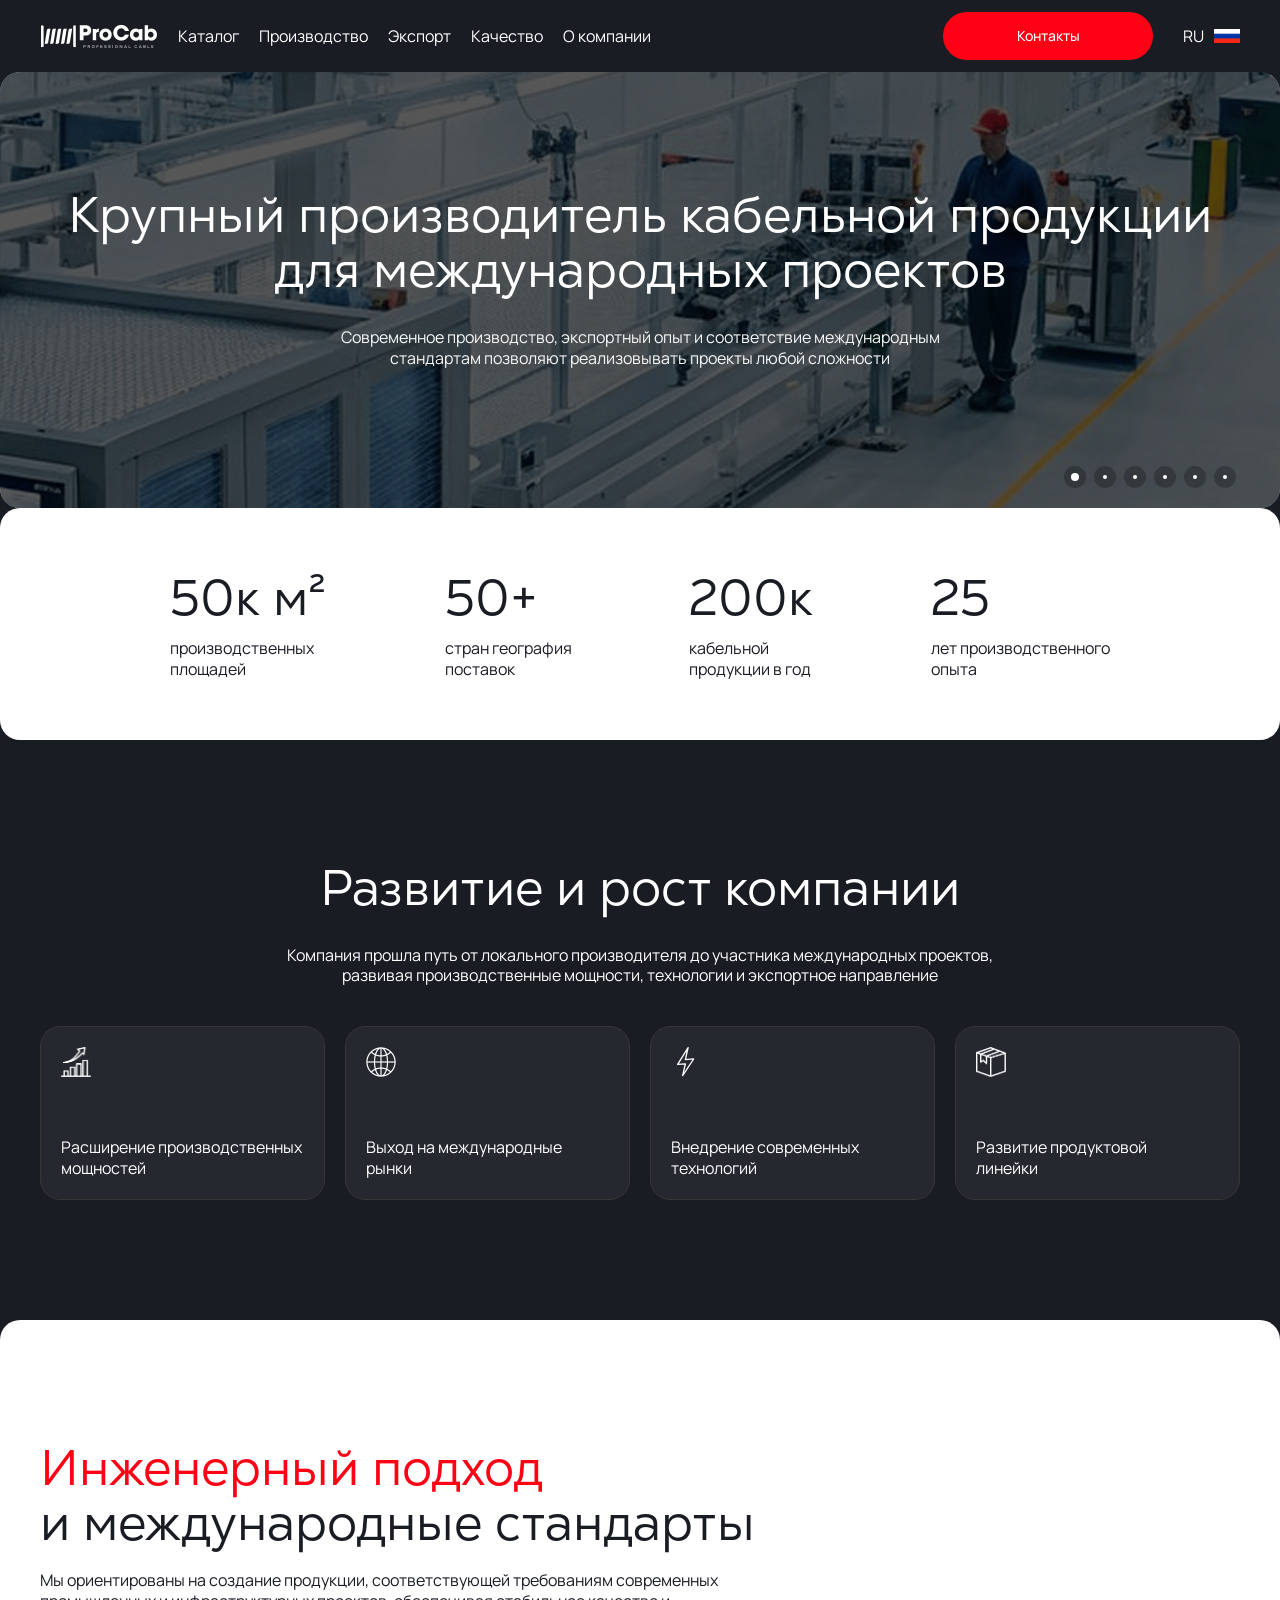
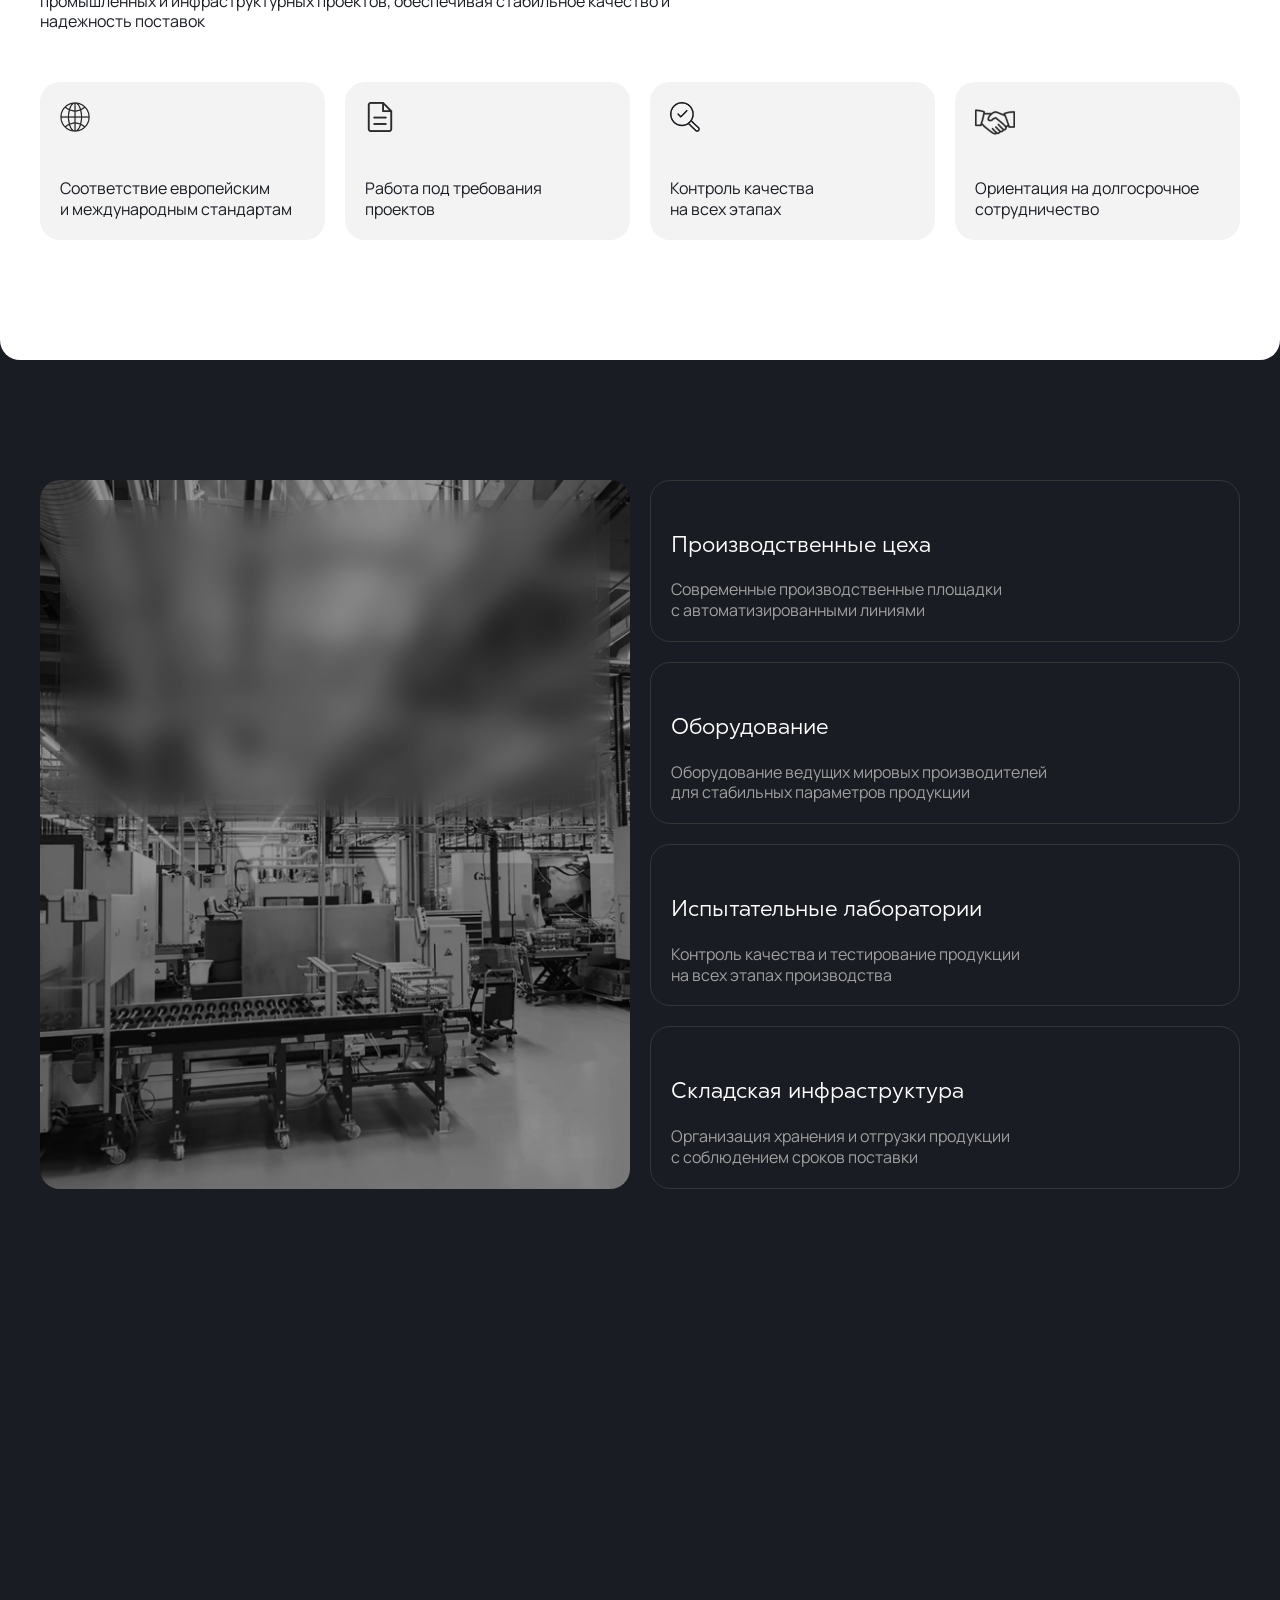
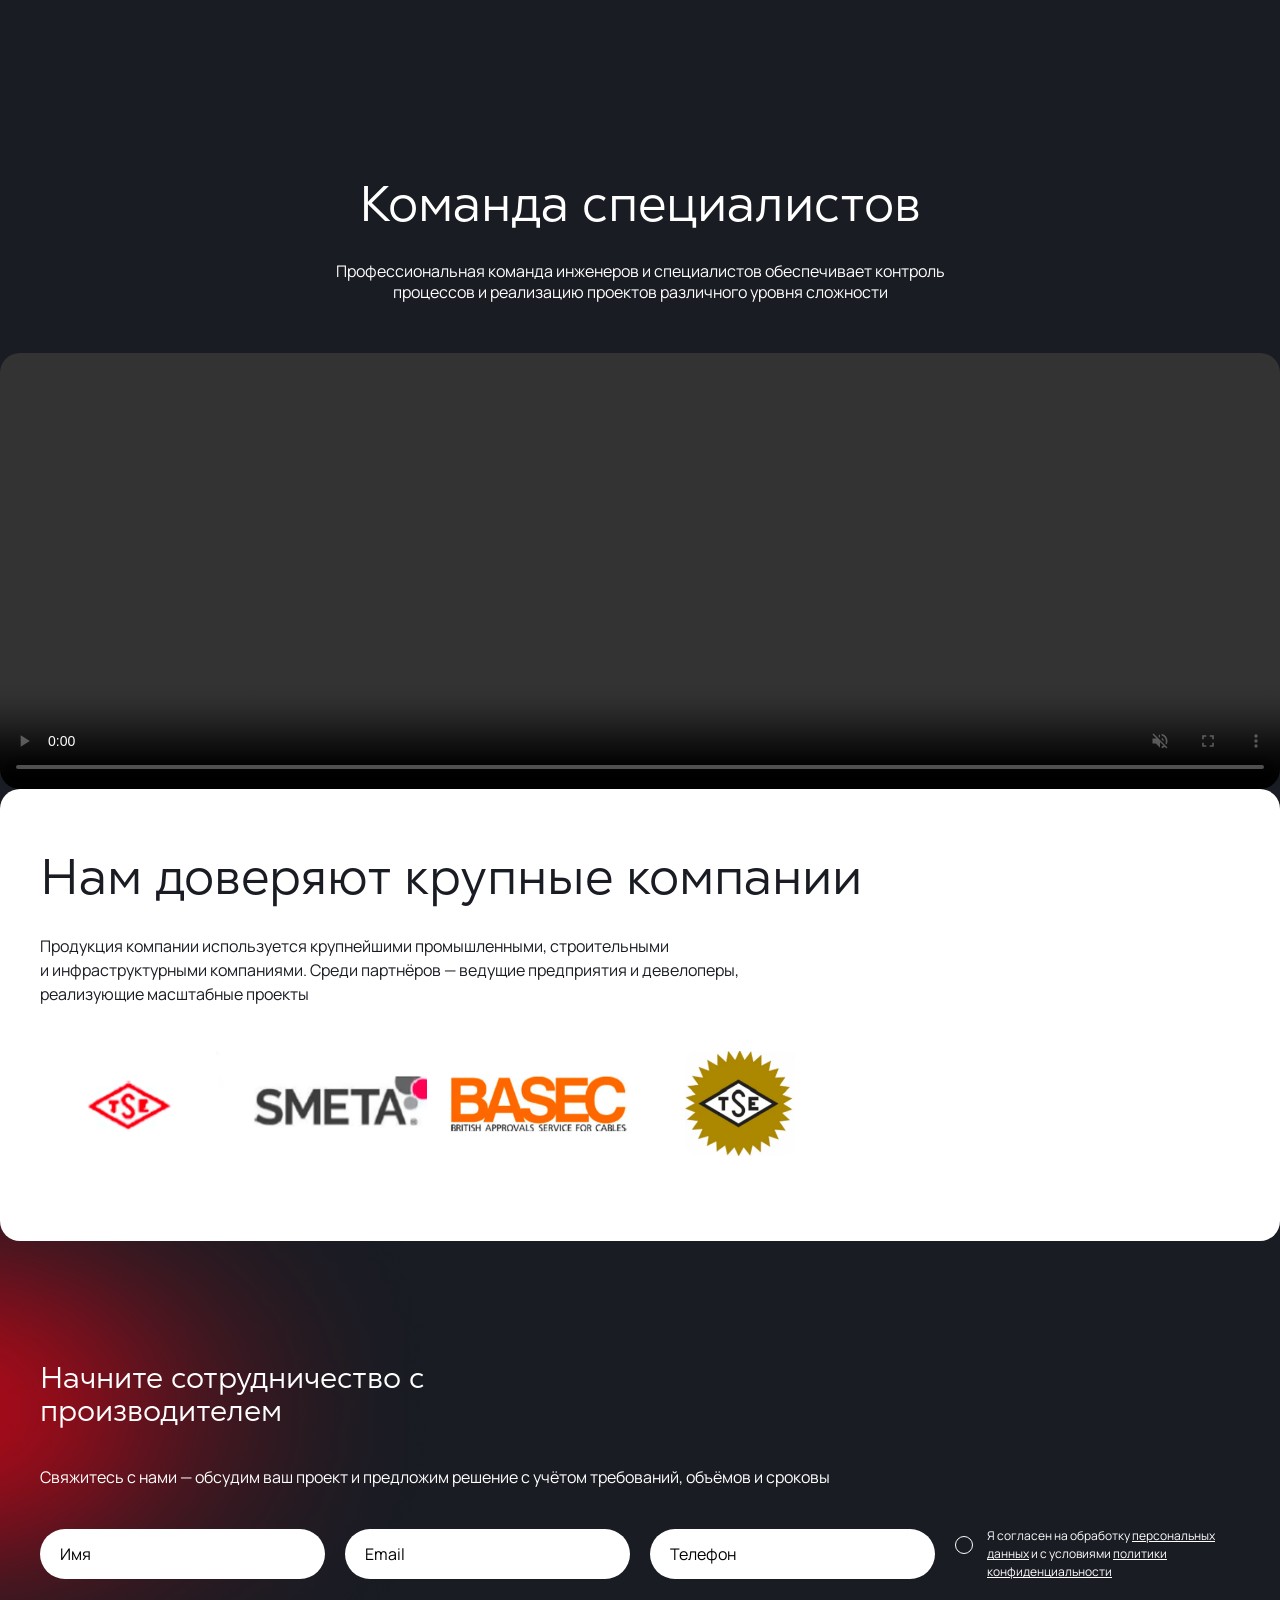
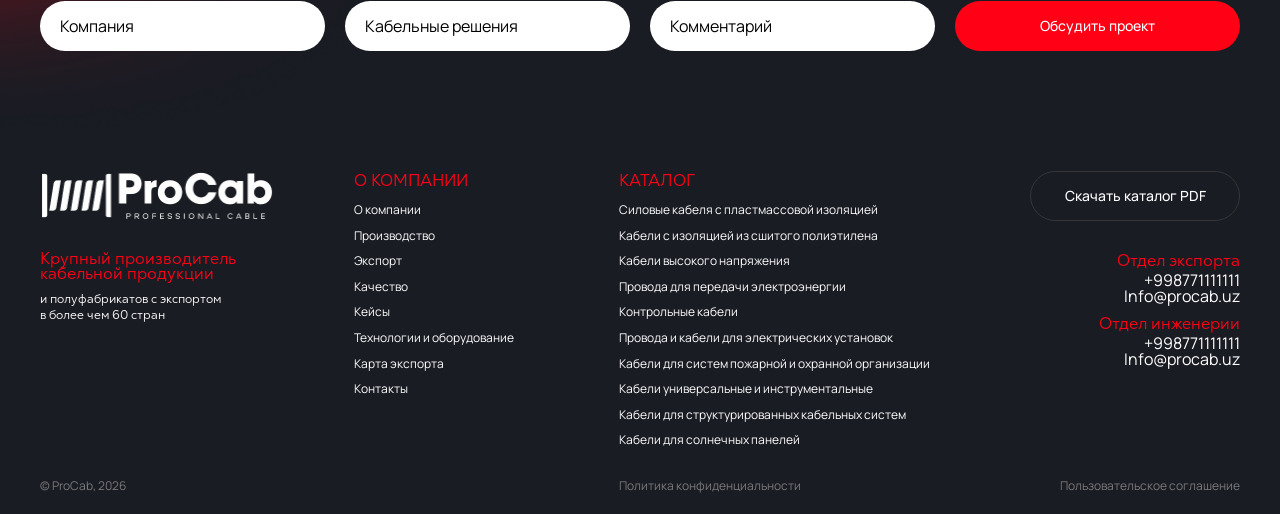
<file: about.html>
<!--header.html-->
<!doctype html>
<html lang="en">
<head>
  <meta charset="UTF-8">
  <meta name="viewport"
        content="width=device-width, user-scalable=no, initial-scale=1.0, maximum-scale=1.0, minimum-scale=1.0">
  <meta http-equiv="X-UA-Compatible" content="ie=edge">
  <meta name="format-detection" content="telephone=no">
  <link rel="preconnect" href="https://fonts.googleapis.com">
  <link rel="preconnect" href="https://fonts.gstatic.com" crossorigin>
  <link
    href="https://fonts.googleapis.com/css2?family=Manrope:wght@200..800&family=Montserrat:ital,wght@0,100..900;1,100..900&display=swap"
    rel="stylesheet">
  <link rel="icon" type="image/png" href="./img/icons/favicon.svg" sizes="32x32">
  <link rel="apple-touch-icon" href="./img/icons/favicon.svg">
  <link rel="mask-icon" href="./img/icons/favicon.svg" color="#000000">
  <link
    rel="stylesheet"
    href="https://cdn.jsdelivr.net/npm/swiper@11/swiper-bundle.min.css"
  />
  <title></title>
<script defer src="js/bundle.js"></script><script defer src="js/libs.js"></script><script defer src="js/style.js"></script><link href="css/style.min.css" rel="stylesheet"></head>
<body>

<header class="header">
  <div class="container">
    <div class="header-wrapper">
      <div class="header-left">
        <div class="logo">
          <img src="./img/logo.webp" alt="">
        </div>
        <nav class="header-nav">
          <div class="header-mobile-top">
            <div class="logo">
              <img src="./img/logo.webp" alt="">
            </div>
          </div>
          <div class="close-menu-button"></div>
          <div class="header-mobile-bottom">
            <ul class="main-menu">
              <li>
                <a href="#">Каталог</a>
              </li>
              <li>
                <a href="#">Производство</a>
              </li>
              <li>
                <a href="#">Экспорт</a>
              </li>
              <li>
                <a href="#">Качество</a>
              </li>
              <li>
                <a href="#">О компании</a>
              </li>
            </ul>
            <a href="#" class="btn btn-red btn-mobile">Контакты</a>
          </div>
        </nav>
      </div>

      <div class="header-right">
        <div class="mobile-menu-button">
          <div class="line"></div>
          <div class="line"></div>
          <div class="line"></div>
        </div>
        <a href="#" class="btn btn-red btn-pc">Контакты</a>
        <ul class="lang-switch">
          <li>
            RU
            <img src="./img/icons/lang-ru.webp" alt="">
          </li>
        </ul>
      </div>
    </div>
  </div>
</header>

<main>




<section class="default-banner about-banner slider-section">
  <div class="banner-slider slider-wrapper">
    <div class="swiper-wrapper">
      <div class="swiper-slide">
        <img src="./img/banner-back-pc.webp" alt="">
      </div>
      <div class="swiper-slide">
        <video autoplay muted loop src="./img/2zastavkaa.webm"></video>
      </div>
      <div class="swiper-slide">
        <img src="./img/banner-back-pc.webp" alt="">
      </div>
      <div class="swiper-slide">
        <video autoplay muted loop src="./img/2zastavkaa.webm"></video>
      </div>
      <div class="swiper-slide">
        <img src="./img/banner-back-pc.webp" alt="">
      </div>
      <div class="swiper-slide">
        <video autoplay muted loop src="./img/2zastavkaa.webm"></video>
      </div>
    </div>
  </div>
  <div class="container">
    <div class="swiper-pagination"></div>
    <div class="banner-content">
      <h1>Крупный производитель кабельной продукции <br class="br-mobile"> для международных проектов</h1>
      <div class="description description-white">
        <p>
          Современное производство, экспортный опыт и соответствие международным стандартам позволяют реализовывать проекты любой сложности
        </p>
      </div>
    </div>
  </div>
</section>

<section class="stats-section production-stats-section about-stats-section animate-block">
  <div class="container">
    <div class="stats-wrapper block-stats-js">
      <div class="stat-item">
        <div class="stat-title">50к м²</div>
        <div class="stat-description">
          <p>производственных <br> площадей</p>
        </div>
      </div>
      <div class="stat-item">
        <div class="stat-title">50+</div>
        <div class="stat-description">
          <p>стран география <br> поставок</p>
        </div>
      </div>
      <div class="stat-item">
        <div class="stat-title">200к</div>
        <div class="stat-description">
          <p>кабельной <br> продукции в год</p>
        </div>
      </div>
      <div class="stat-item">
        <div class="stat-title">25</div>
        <div class="stat-description">
          <p>лет производственного <br> опыта</p>
        </div>
      </div>
    </div>
  </div>
</section>

<section class="about-development dark-section animate-block">
  <div class="container">
    <div class="title-colored title-colored-white">
      <h2>Развитие и рост компании </h2>
    </div>
    <div class="description description-white">
      <p>Компания прошла путь от локального производителя до участника международных проектов, развивая производственные мощности, технологии и экспортное направление</p>
    </div>
    <div class="development-grid">
      <div class="card-item animate-block" data-delay="150">
        <div class="card-icon">
          <img src="./img/icons/develop-card-ico1.webp" alt="">
        </div>
        <p class="card-title">Расширение производственных <br> мощностей</p>
      </div>
      <div class="card-item animate-block" data-delay="300">
        <div class="card-icon">
          <img src="./img/icons/develop-card-ico2.webp" alt="">
        </div>
        <p class="card-title">Выход на международные <br> рынки</p>
      </div>
      <div class="card-item animate-block" data-delay="450">
        <div class="card-icon">
          <img src="./img/icons/develop-card-ico3.svg" alt="">
        </div>
        <p class="card-title">Внедрение современных технологий</p>
      </div>
      <div class="card-item animate-block" data-delay="600">
        <div class="card-icon">
          <img src="./img/icons/develop-card-ico4.webp" alt="">
        </div>
        <p class="card-title">Развитие продуктовой <br> линейки</p>
      </div>
    </div>
  </div>
</section>

<section class="partner-advantages-section about-partner-advantages animate-block">
  <div class="container">
    <h2>
      <strong>Инженерный подход </strong>
      и международные стандарты
    </h2>
    <div class="description">
      <p>Мы ориентированы на создание продукции, соответствующей требованиям современных промышленных и инфраструктурных проектов, обеспечивая стабильное качество и надежность поставок</p>
    </div>
    <div class="advantages-grid">
      <div class="advantage-card animate-block" data-delay="150">
        <div class="card-icon">
          <img src="./img/icons/export-advantage-card-ico3.webp" alt="">
        </div>
        <p>Соответствие европейским <br> и международным стандартам</p>
      </div>
      <div class="advantage-card animate-block" data-delay="300">
        <div class="card-icon">
          <img src="./img/icons/export-advantage-card-ico4.webp" alt="">
        </div>
        <p>Работа под требования <br> проектов</p>
      </div>
      <div class="advantage-card animate-block" data-delay="450">
        <div class="card-icon">
          <img src="./img/icons/production-partner-ico3.webp" alt="">
        </div>
        <p>Контроль качества <br> на всех этапах</p>
      </div>
      <div class="advantage-card animate-block" data-delay="600">
        <div class="card-icon">
          <img src="./img/icons/about-advantage-card-ico-hand.webp" alt="">
        </div>
        <p>Ориентация на долгосрочное сотрудничество</p>
      </div>
    </div>
  </div>
</section>

<section class="about-production dark-section animate-block">
  <div class="container">
    <div class="row">
      <div class="col-lg-6 col-md-12 col-m-12">
        <div class="quality-content" style="background-image: url(./img/quality-content-back.webp)">
          <div class="content-wrapper">
            <div class="title-colored title-colored-white">
              <h2>
                Современная
                производственная
                инфраструктура
              </h2>
            </div>
            <div class="description description-white">
              <p>Комплекс производственных, лабораторных и логистических мощностей, обеспечивающих стабильное качество продукции и выполнение поставок для международных проектов</p>
            </div>
          </div>
        </div>
      </div>
      <div class="col-lg-6 col-md-12 col-m-12">
        <div class="about-production-cards">
          <div class="card-item animate-block" data-delay="150">
            <div class="card-title">Производственные цеха</div>
            <div class="card-description">
              <p>Современные производственные площадки <br> с автоматизированными линиями</p>
            </div>
          </div>
          <div class="card-item animate-block" data-delay="300">
            <div class="card-title">Оборудование</div>
            <div class="card-description">
              <p>Оборудование ведущих мировых производителей <br> для стабильных параметров продукции</p>
            </div>
          </div>
          <div class="card-item animate-block" data-delay="450">
            <div class="card-title">Испытательные лаборатории</div>
            <div class="card-description">
              <p>Контроль качества и тестирование продукции <br> на всех этапах производства</p>
            </div>
          </div>
          <div class="card-item animate-block" data-delay="600">
            <div class="card-title">Складская инфраструктура</div>
            <div class="card-description">
              <p>Организация хранения и отгрузки продукции <br> с соблюдением сроков поставки</p>
            </div>
          </div>
        </div>
      </div>
    </div>
  </div>
</section>

<section class="stats-section animate-block">
  <div class="container">
    <h2>Компания в цифрах</h2>
    <div class="stats-wrapper block-stats-js">
      <div class="stat-item">
        <div class="stat-title">>14</div>
        <div class="stat-description">
          <p>гектаров производственных площадей</p>
        </div>
      </div>
      <div class="stat-item">
        <div class="stat-title">>850</div>
        <div class="stat-description">
          <p>сотрудников</p>
        </div>
      </div>
      <div class="stat-item">
        <div class="stat-title">>110</div>
        <div class="stat-description">
          <p>млн долларов инвестиций </p>
        </div>
      </div>
      <div class="stat-item">
        <div class="stat-title">>5000</div>
        <div class="stat-description">
          <p>видов <br> продукции</p>
        </div>
      </div>
      <div class="stat-item">
        <div class="stat-title">>10</div>
        <div class="stat-description">
          <p>экспорт в десятки стран мира </p>
        </div>
      </div>
    </div>
  </div>
</section>

<section class="section-with-video about-section-with-video animate-block">
  <div class="container">
    <div class="title-colored title-colored-white">
      <h2>Команда специалистов</h2>
    </div>
    <div class="description description-white">
      <p>Профессиональная команда инженеров и специалистов обеспечивает контроль процессов и реализацию проектов различного уровня сложности</p>
    </div>
  </div>
  <div class="full-width-video-section animate-block">
    <video autoplay muted loop src="./img/adobestock-515194866_Jt2tm8rv.mp4"></video>
  </div>
</section>

<section class="about-partners animate-block">
  <div class="container">
    <h2>Нам доверяют крупные компании</h2>
    <div class="description">
      <p>
        Продукция компании используется крупнейшими промышленными, строительными
        <br>
        и инфраструктурными компаниями.
      </p>
      <p>Среди партнёров — ведущие предприятия и девелоперы,
        <br>
        реализующие масштабные проекты</p>
    </div>
    <div class="partners-grid">
      <div class="partner-item animate-block" data-delay="150">
        <div class="partner-img">
          <img src="./img/certificate-img1.webp" alt="">
        </div>
      </div>
      <div class="partner-item animate-block" data-delay="300">
        <div class="partner-img">
          <img src="./img/certificate-img2.webp" alt="">
        </div>
      </div>
      <div class="partner-item animate-block" data-delay="450">
        <div class="partner-img">
          <img src="./img/certificate-img3.webp" alt="">
        </div>
      </div>
      <div class="partner-item animate-block" data-delay="600">
        <div class="partner-img">
          <img src="./img/certificate-img4.webp" alt="">
        </div>
      </div>
      <div class="partner-item animate-block" data-delay="750">
        <div class="partner-img">
          <img src="./img/certificate-img5.webp" alt="">
        </div>
      </div>
      <div class="partner-item animate-block" data-delay="900">
        <div class="partner-img">
          <img src="./img/certificate-img6.webp" alt="">
        </div>
      </div>
    </div>
  </div>
</section>

<section class="callback-section about-callback-section animate-block" data-delay="300">
  <div class="container">
    <div class="title-colored title-colored-white">
      <h2>
        Начните сотрудничество <br class="br-mobile"> с производителем
      </h2>
    </div>
    <div class="description description-white">
      <p>Свяжитесь с нами — обсудим ваш проект <br class="br-mobile"> и предложим решение с учётом требований, объёмов и сроковы</p>
    </div>

    <div class="form-wrapper">
      <div class="wpcf7 js" id="wpcf7-f35-o1" lang="ru-RU" dir="ltr" data-wpcf7-id="35">
        <div class="screen-reader-response"><p role="status" aria-live="polite" aria-atomic="true"></p> <ul></ul></div>
        <form action="/dev/#wpcf7-f35-o1" method="post" class="wpcf7-form init" aria-label="Контактная форма" novalidate="novalidate" data-status="init">
          <fieldset class="hidden-fields-container"><input type="hidden" name="_wpcf7" value="35"><input type="hidden" name="_wpcf7_version" value="6.1.5"><input type="hidden" name="_wpcf7_locale" value="ru_RU"><input type="hidden" name="_wpcf7_unit_tag" value="wpcf7-f35-o1"><input type="hidden" name="_wpcf7_container_post" value="0"><input type="hidden" name="_wpcf7_posted_data_hash" value="">
          </fieldset>
          <p><span class="wpcf7-form-control-wrap" data-name="text-848"><input size="40" maxlength="400" class="wpcf7-form-control wpcf7-text" autocomplete="name" aria-invalid="false" placeholder="Имя" value="" type="text" name="text-848"></span><br>
            <span class="wpcf7-form-control-wrap" data-name="email-411"><input size="40" maxlength="400" class="wpcf7-form-control wpcf7-email wpcf7-text wpcf7-validates-as-email" aria-invalid="false" value="Email" type="email" name="email-411"></span><br>
            <span class="wpcf7-form-control-wrap" data-name="tel-583"><input size="40" maxlength="400" class="wpcf7-form-control wpcf7-tel wpcf7-text wpcf7-validates-as-tel" aria-invalid="false" placeholder="Телефон" value="" type="tel" name="tel-583"></span><br>
            <span class="wpcf7-form-control-wrap" data-name="acceptance-254"><span class="wpcf7-form-control wpcf7-acceptance optional"><span class="wpcf7-list-item"><label><input type="checkbox" name="acceptance-254" value="1" aria-invalid="false"><span class="wpcf7-list-item-label">Я согласен на обработку <a href="#">персональных данных</a> и с условиями <a href="#">политики конфиденциальности</a></span></label></span></span></span><br>
            <span class="wpcf7-form-control-wrap" data-name="text-730"><input size="40" maxlength="400" class="wpcf7-form-control wpcf7-text" aria-invalid="false" value="Компания" type="text" name="text-730"></span><br>
            <span class="wpcf7-form-control-wrap" data-name="text-872"><input size="40" maxlength="400" class="wpcf7-form-control wpcf7-text" aria-invalid="false" value="Кабельные решения" type="text" name="text-872"></span><br>
            <span class="wpcf7-form-control-wrap" data-name="text-409"><input size="40" maxlength="400" class="wpcf7-form-control wpcf7-text" aria-invalid="false" value="Комментарий" type="text" name="text-409"></span><br>
            <input class="wpcf7-form-control wpcf7-submit has-spinner" type="submit" value="Обсудить проект"><span class="wpcf7-spinner"></span>
          </p><div class="wpcf7-response-output" aria-hidden="true"></div>
        </form>
      </div>
    </div>

  </div>
</section>

<!--footer.html-->
</main>

<footer class="footer">
    <div class="container">
      <div class="footer-grid">
        <div class="grid-column">
          <div class="logo">
            <img src="./img/logo.webp" alt="">
          </div>
          <div class="footer-description">
            <p>
              <strong>
                Крупный производитель кабельной продукции
              </strong>
              и полуфабрикатов с экспортом <br> в более чем 60 стран
            </p>
          </div>
        </div>
        <div class="grid-column">
          <nav class="footer-nav">
            <div class="footer-title">О КОМПАНИИ</div>
            <ul class="footer-menu">
              <li>
                <a href="#">О компании</a>
              </li>
              <li>
                <a href="#">Производство</a>
              </li>
              <li>
                <a href="#">Экспорт</a>
              </li>
              <li>
                <a href="#">Качество</a>
              </li>
              <li>
                <a href="#">Кейсы</a>
              </li>
              <li>
                <a href="#">Технологии и оборудование</a>
              </li>
              <li>
                <a href="#">Карта экспорта</a>
              </li>
              <li>
                <a href="#">Контакты</a>
              </li>
            </ul>
          </nav>
        </div>
        <div class="grid-column">
          <nav class="footer-nav">
            <div class="footer-title">КАТАЛОГ</div>
            <ul class="footer-menu">
              <li>
                <a href="#">Силовые кабеля с пластмассовой изоляцией</a>
              </li>
              <li>
                <a href="#">Кабели с изоляцией из сшитого полиэтилена</a>
              </li>
              <li>
                <a href="#">Кабели высокого напряжения</a>
              </li>
              <li>
                <a href="#">Провода для передачи электроэнергии</a>
              </li>
              <li>
                <a href="#">Контрольные кабели</a>
              </li>
              <li>
                <a href="#">Провода и кабели для электрических установок</a>
              </li>
              <li>
                <a href="#">Кабели для систем пожарной и охранной организации</a>
              </li>
              <li>
                <a href="#">Кабели универсальные и инструментальные</a>
              </li>
              <li>
                <a href="#">Кабели для структурированных кабельных систем</a>
              </li>
              <li>
                <a href="#">Кабели для солнечных панелей</a>
              </li>
            </ul>
          </nav>
        </div>
        <div class="grid-column">
          <a href="#" class="btn btn-bordered">Скачать каталог PDF</a>
          <div class="footer-contacts">
            <div class="footer-contact-item">
              <div class="footer-title">Отдел экспорта</div>
              <a href="#">+998771111111</a>
              <a href="#">Info@procab.uz</a>
            </div>
            <div class="footer-contact-item">
              <div class="footer-title">Отдел инженерии</div>
              <a href="#">+998771111111</a>
              <a href="#">Info@procab.uz</a>
            </div>
          </div>
        </div>
      </div>
      <div class="footer-bottom">
        <div class="footer-column">
          <div class="footer-copy">
            © ProCab, 2026
          </div>
        </div>
        <div class="footer-column">
          <div class="footer-links">
            <a href="#">Политика конфиденциальности</a>
            <a href="#">Пользовательское соглашение</a>
          </div>
        </div>
      </div>
    </div>
</footer>

<div class="modal-dialog modal-certificate">
  <div class="modal-content">
    <div class="modal-body">
      <button type="button" class="modal-close" data-dismiss="modal" aria-label="Close"></button>
      <div class="certificate-wrapper">
        <div class="certificate-img">
          <img src="./img/certificate-popup-img.webp" alt="">
        </div>
        <div class="certificate-content">
          <div class="certificate-title">Название сертификата</div>
          <div class="certificate-description">
            <p>Описание сертификата описание сертификата описание сертификата описание сертификата описание сертификата описание сертификата описание сертификата описание сертификата описание сертификата описание сертификата описание сертификата описание сертификата описание сертификата описание сертификата описание сертификата</p>
          </div>
        </div>
      </div>
    </div>
  </div>
</div>

<div class="modal-dialog modal-video">
  <div class="modal-content">
    <div class="modal-body">
      <button type="button" class="modal-close" data-dismiss="modal" aria-label="Close"></button>
     <div class="video-wrapper">
       <video autoplay muted loop src="./img/2zastavkaa.webm"></video>
     </div>
    </div>
  </div>
</div>

<script src="https://cdn.jsdelivr.net/npm/swiper@11/swiper-bundle.min.js"></script>
</body>
</html>
</file>
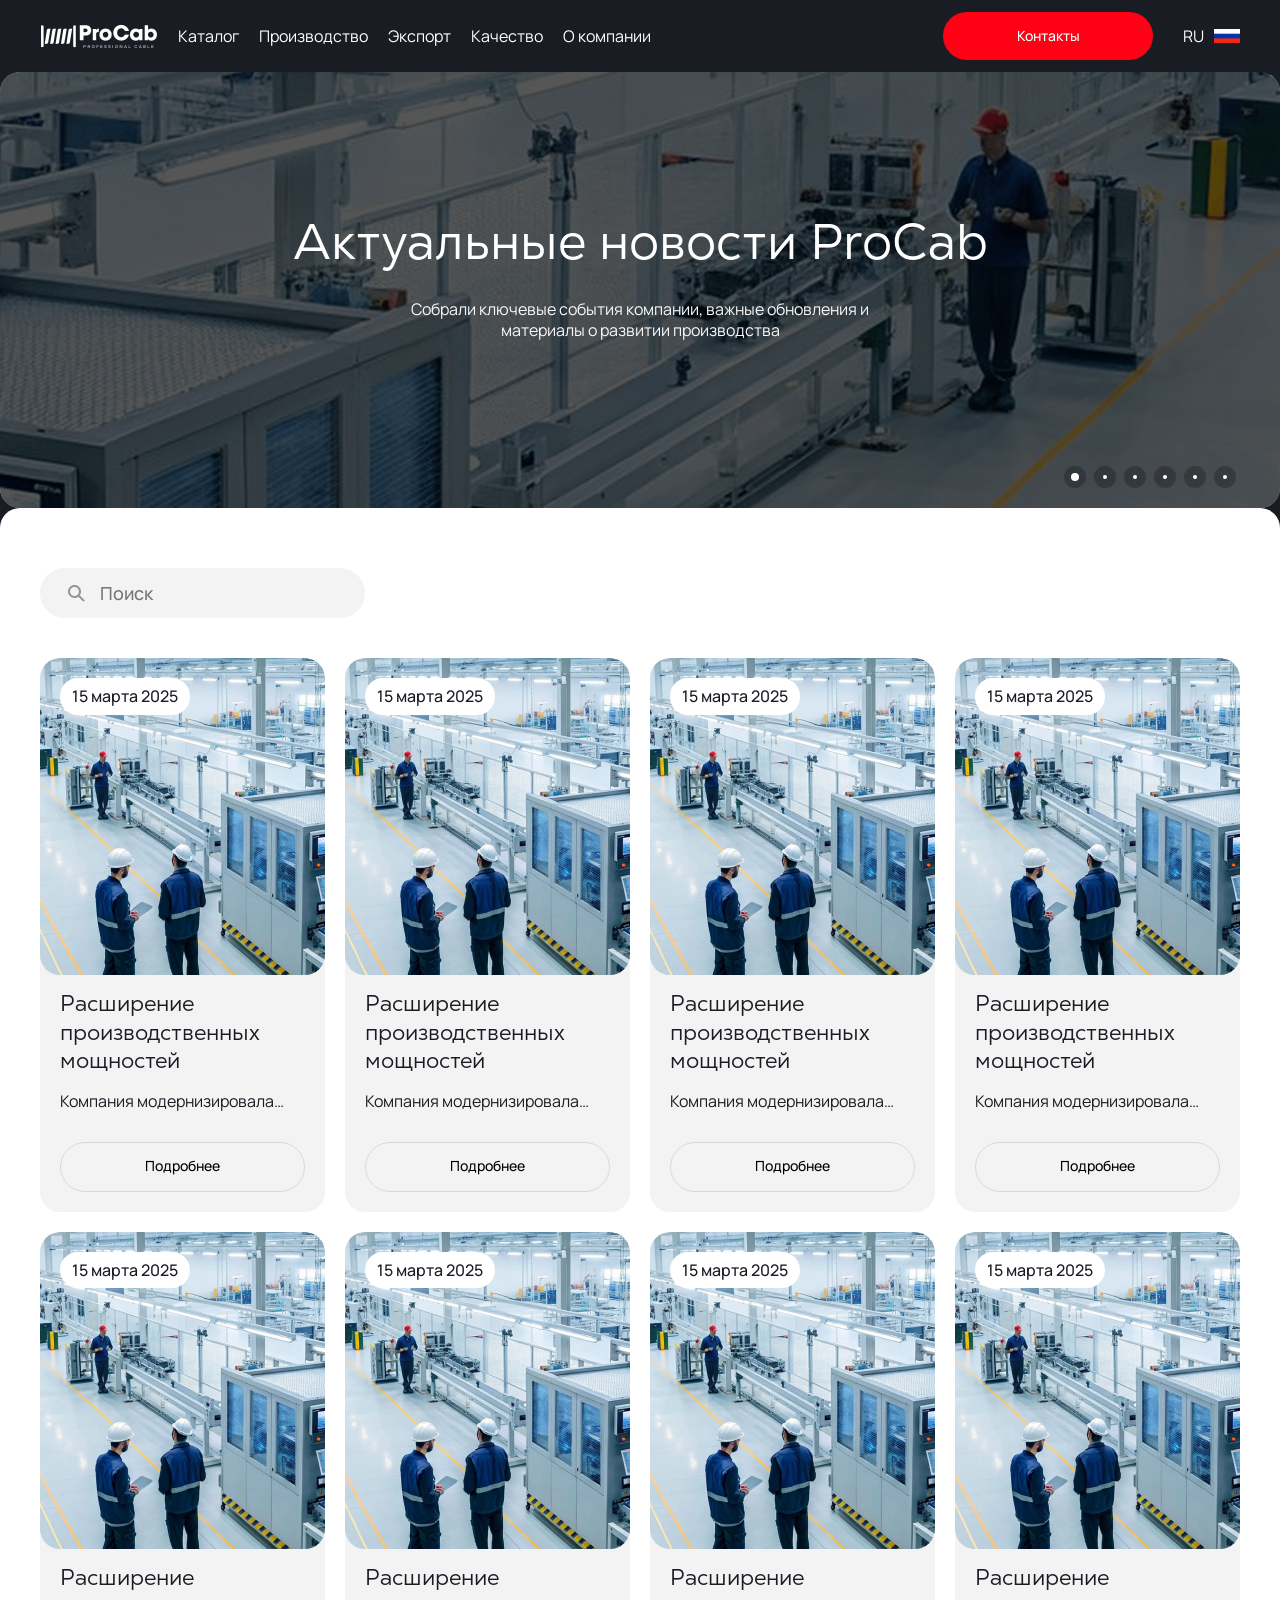
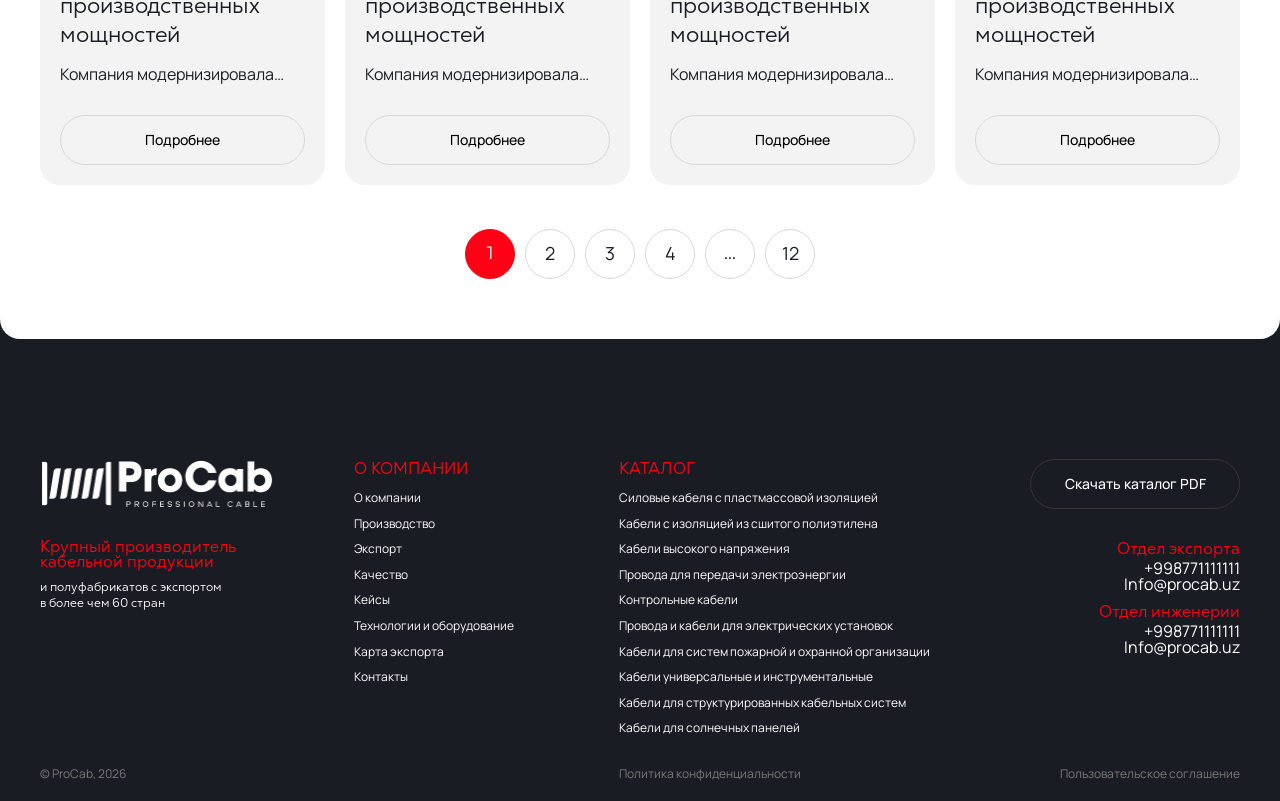
<file: blog.html>
<!--header.html-->
<!doctype html>
<html lang="en">
<head>
  <meta charset="UTF-8">
  <meta name="viewport"
        content="width=device-width, user-scalable=no, initial-scale=1.0, maximum-scale=1.0, minimum-scale=1.0">
  <meta http-equiv="X-UA-Compatible" content="ie=edge">
  <meta name="format-detection" content="telephone=no">
  <link rel="preconnect" href="https://fonts.googleapis.com">
  <link rel="preconnect" href="https://fonts.gstatic.com" crossorigin>
  <link
    href="https://fonts.googleapis.com/css2?family=Manrope:wght@200..800&family=Montserrat:ital,wght@0,100..900;1,100..900&display=swap"
    rel="stylesheet">
  <link rel="icon" type="image/png" href="./img/icons/favicon.svg" sizes="32x32">
  <link rel="apple-touch-icon" href="./img/icons/favicon.svg">
  <link rel="mask-icon" href="./img/icons/favicon.svg" color="#000000">
  <link
    rel="stylesheet"
    href="https://cdn.jsdelivr.net/npm/swiper@11/swiper-bundle.min.css"
  />
  <title></title>
<script defer src="js/bundle.js"></script><script defer src="js/libs.js"></script><script defer src="js/style.js"></script><link href="css/style.min.css" rel="stylesheet"></head>
<body>

<header class="header">
  <div class="container">
    <div class="header-wrapper">
      <div class="header-left">
        <div class="logo">
          <img src="./img/logo.webp" alt="">
        </div>
        <nav class="header-nav">
          <div class="header-mobile-top">
            <div class="logo">
              <img src="./img/logo.webp" alt="">
            </div>
          </div>
          <div class="close-menu-button"></div>
          <div class="header-mobile-bottom">
            <ul class="main-menu">
              <li>
                <a href="#">Каталог</a>
              </li>
              <li>
                <a href="#">Производство</a>
              </li>
              <li>
                <a href="#">Экспорт</a>
              </li>
              <li>
                <a href="#">Качество</a>
              </li>
              <li>
                <a href="#">О компании</a>
              </li>
            </ul>
            <a href="#" class="btn btn-red btn-mobile">Контакты</a>
          </div>
        </nav>
      </div>

      <div class="header-right">
        <div class="mobile-menu-button">
          <div class="line"></div>
          <div class="line"></div>
          <div class="line"></div>
        </div>
        <a href="#" class="btn btn-red btn-pc">Контакты</a>
        <ul class="lang-switch">
          <li>
            RU
            <img src="./img/icons/lang-ru.webp" alt="">
          </li>
        </ul>
      </div>
    </div>
  </div>
</header>

<main>




<section class="default-banner blog-banner slider-section">
  <div class="banner-slider slider-wrapper">
    <div class="swiper-wrapper">
      <div class="swiper-slide">
        <img src="./img/banner-back-pc.webp" alt="">
      </div>
      <div class="swiper-slide">
        <video autoplay muted loop src="./img/2zastavkaa.webm"></video>
      </div>
      <div class="swiper-slide">
        <img src="./img/banner-back-pc.webp" alt="">
      </div>
      <div class="swiper-slide">
        <video autoplay muted loop src="./img/2zastavkaa.webm"></video>
      </div>
      <div class="swiper-slide">
        <img src="./img/banner-back-pc.webp" alt="">
      </div>
      <div class="swiper-slide">
        <video autoplay muted loop src="./img/2zastavkaa.webm"></video>
      </div>
    </div>
  </div>
  <div class="container">
    <div class="swiper-pagination"></div>
    <div class="banner-content">
      <h1>Актуальные новости ProCab</h1>
      <div class="description description-white">
        <p>
          Собрали ключевые события компании, важные обновления
          и материалы о развитии производства
        </p>
      </div>
    </div>
  </div>
</section>

<section class="blog-main animate-block">
  <div class="container">
    <div class="blog-filters">
      <div class="blog-search">
        <form>
          <input type="search" placeholder="Поиск">
          <button class="search-button" type="submit"></button>
        </form>
      </div>
    </div>
    <div class="blog-grid">
      <div class="blog-card">
        <div class="blog-card-image">
          <img src="./img/blog-card-image.webp" alt="">
          <p class="card-date">15 марта 2025</p>
        </div>
        <div class="card-content">
          <div class="card-title">Расширение производственных мощностей</div>
          <div class="card-description">
            <p>Компания модернизировала линии...</p>
          </div>
        </div>
        <div class="card-button">
          <a href="#" class="btn btn-bordered">Подробнее</a>
        </div>
      </div>
      <div class="blog-card">
        <div class="blog-card-image">
          <img src="./img/blog-card-image.webp" alt="">
          <p class="card-date">15 марта 2025</p>
        </div>
        <div class="card-content">
          <div class="card-title">Расширение производственных мощностей</div>
          <div class="card-description">
            <p>Компания модернизировала линии...</p>
          </div>
        </div>
        <div class="card-button">
          <a href="#" class="btn btn-bordered">Подробнее</a>
        </div>
      </div>
      <div class="blog-card">
        <div class="blog-card-image">
          <img src="./img/blog-card-image.webp" alt="">
          <p class="card-date">15 марта 2025</p>
        </div>
        <div class="card-content">
          <div class="card-title">Расширение производственных мощностей</div>
          <div class="card-description">
            <p>Компания модернизировала линии...</p>
          </div>
        </div>
        <div class="card-button">
          <a href="#" class="btn btn-bordered">Подробнее</a>
        </div>
      </div>
      <div class="blog-card">
        <div class="blog-card-image">
          <img src="./img/blog-card-image.webp" alt="">
          <p class="card-date">15 марта 2025</p>
        </div>
        <div class="card-content">
          <div class="card-title">Расширение производственных мощностей</div>
          <div class="card-description">
            <p>Компания модернизировала линии...</p>
          </div>
        </div>
        <div class="card-button">
          <a href="#" class="btn btn-bordered">Подробнее</a>
        </div>
      </div>
      <div class="blog-card">
        <div class="blog-card-image">
          <img src="./img/blog-card-image.webp" alt="">
          <p class="card-date">15 марта 2025</p>
        </div>
        <div class="card-content">
          <div class="card-title">Расширение производственных мощностей</div>
          <div class="card-description">
            <p>Компания модернизировала линии...</p>
          </div>
        </div>
        <div class="card-button">
          <a href="#" class="btn btn-bordered">Подробнее</a>
        </div>
      </div>
      <div class="blog-card">
        <div class="blog-card-image">
          <img src="./img/blog-card-image.webp" alt="">
          <p class="card-date">15 марта 2025</p>
        </div>
        <div class="card-content">
          <div class="card-title">Расширение производственных мощностей</div>
          <div class="card-description">
            <p>Компания модернизировала линии...</p>
          </div>
        </div>
        <div class="card-button">
          <a href="#" class="btn btn-bordered">Подробнее</a>
        </div>
      </div>
      <div class="blog-card">
        <div class="blog-card-image">
          <img src="./img/blog-card-image.webp" alt="">
          <p class="card-date">15 марта 2025</p>
        </div>
        <div class="card-content">
          <div class="card-title">Расширение производственных мощностей</div>
          <div class="card-description">
            <p>Компания модернизировала линии...</p>
          </div>
        </div>
        <div class="card-button">
          <a href="#" class="btn btn-bordered">Подробнее</a>
        </div>
      </div>
      <div class="blog-card">
        <div class="blog-card-image">
          <img src="./img/blog-card-image.webp" alt="">
          <p class="card-date">15 марта 2025</p>
        </div>
        <div class="card-content">
          <div class="card-title">Расширение производственных мощностей</div>
          <div class="card-description">
            <p>Компания модернизировала линии...</p>
          </div>
        </div>
        <div class="card-button">
          <a href="#" class="btn btn-bordered">Подробнее</a>
        </div>
      </div>
      <div class="pagination-wrapper">
        <ul>
          <li class="current">
            1
          </li>
          <li>
            <a href="#">2</a>
          </li>
          <li>
            <a href="#">3</a>
          </li>
          <li>
            <a href="#">4</a>
          </li>
          <li>
            ...
          </li>
          <li>
            <a href="#">12</a>
          </li>
        </ul>
      </div>
    </div>
  </div>
</section>

<!--footer.html-->
</main>

<footer class="footer">
    <div class="container">
      <div class="footer-grid">
        <div class="grid-column">
          <div class="logo">
            <img src="./img/logo.webp" alt="">
          </div>
          <div class="footer-description">
            <p>
              <strong>
                Крупный производитель кабельной продукции
              </strong>
              и полуфабрикатов с экспортом <br> в более чем 60 стран
            </p>
          </div>
        </div>
        <div class="grid-column">
          <nav class="footer-nav">
            <div class="footer-title">О КОМПАНИИ</div>
            <ul class="footer-menu">
              <li>
                <a href="#">О компании</a>
              </li>
              <li>
                <a href="#">Производство</a>
              </li>
              <li>
                <a href="#">Экспорт</a>
              </li>
              <li>
                <a href="#">Качество</a>
              </li>
              <li>
                <a href="#">Кейсы</a>
              </li>
              <li>
                <a href="#">Технологии и оборудование</a>
              </li>
              <li>
                <a href="#">Карта экспорта</a>
              </li>
              <li>
                <a href="#">Контакты</a>
              </li>
            </ul>
          </nav>
        </div>
        <div class="grid-column">
          <nav class="footer-nav">
            <div class="footer-title">КАТАЛОГ</div>
            <ul class="footer-menu">
              <li>
                <a href="#">Силовые кабеля с пластмассовой изоляцией</a>
              </li>
              <li>
                <a href="#">Кабели с изоляцией из сшитого полиэтилена</a>
              </li>
              <li>
                <a href="#">Кабели высокого напряжения</a>
              </li>
              <li>
                <a href="#">Провода для передачи электроэнергии</a>
              </li>
              <li>
                <a href="#">Контрольные кабели</a>
              </li>
              <li>
                <a href="#">Провода и кабели для электрических установок</a>
              </li>
              <li>
                <a href="#">Кабели для систем пожарной и охранной организации</a>
              </li>
              <li>
                <a href="#">Кабели универсальные и инструментальные</a>
              </li>
              <li>
                <a href="#">Кабели для структурированных кабельных систем</a>
              </li>
              <li>
                <a href="#">Кабели для солнечных панелей</a>
              </li>
            </ul>
          </nav>
        </div>
        <div class="grid-column">
          <a href="#" class="btn btn-bordered">Скачать каталог PDF</a>
          <div class="footer-contacts">
            <div class="footer-contact-item">
              <div class="footer-title">Отдел экспорта</div>
              <a href="#">+998771111111</a>
              <a href="#">Info@procab.uz</a>
            </div>
            <div class="footer-contact-item">
              <div class="footer-title">Отдел инженерии</div>
              <a href="#">+998771111111</a>
              <a href="#">Info@procab.uz</a>
            </div>
          </div>
        </div>
      </div>
      <div class="footer-bottom">
        <div class="footer-column">
          <div class="footer-copy">
            © ProCab, 2026
          </div>
        </div>
        <div class="footer-column">
          <div class="footer-links">
            <a href="#">Политика конфиденциальности</a>
            <a href="#">Пользовательское соглашение</a>
          </div>
        </div>
      </div>
    </div>
</footer>

<div class="modal-dialog modal-certificate">
  <div class="modal-content">
    <div class="modal-body">
      <button type="button" class="modal-close" data-dismiss="modal" aria-label="Close"></button>
      <div class="certificate-wrapper">
        <div class="certificate-img">
          <img src="./img/certificate-popup-img.webp" alt="">
        </div>
        <div class="certificate-content">
          <div class="certificate-title">Название сертификата</div>
          <div class="certificate-description">
            <p>Описание сертификата описание сертификата описание сертификата описание сертификата описание сертификата описание сертификата описание сертификата описание сертификата описание сертификата описание сертификата описание сертификата описание сертификата описание сертификата описание сертификата описание сертификата</p>
          </div>
        </div>
      </div>
    </div>
  </div>
</div>

<div class="modal-dialog modal-video">
  <div class="modal-content">
    <div class="modal-body">
      <button type="button" class="modal-close" data-dismiss="modal" aria-label="Close"></button>
     <div class="video-wrapper">
       <video autoplay muted loop src="./img/2zastavkaa.webm"></video>
     </div>
    </div>
  </div>
</div>

<script src="https://cdn.jsdelivr.net/npm/swiper@11/swiper-bundle.min.js"></script>
</body>
</html>
</file>
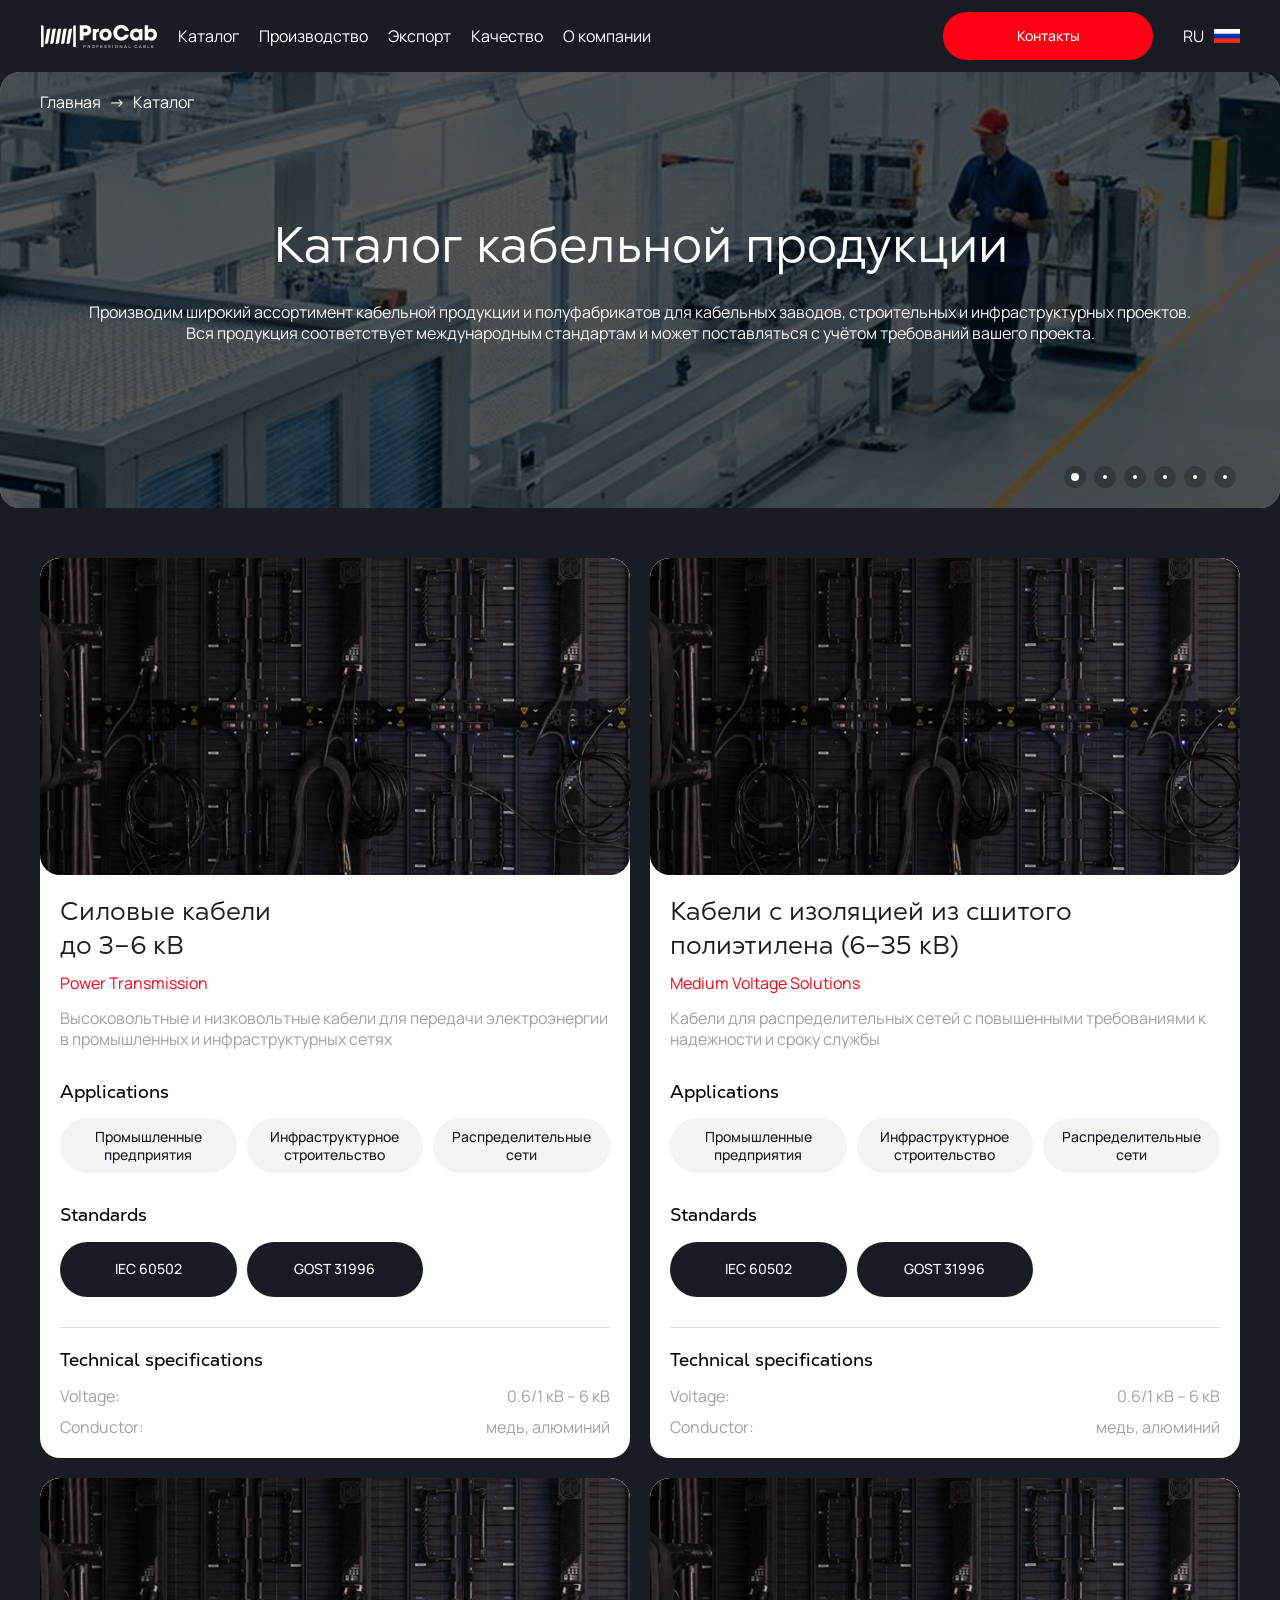
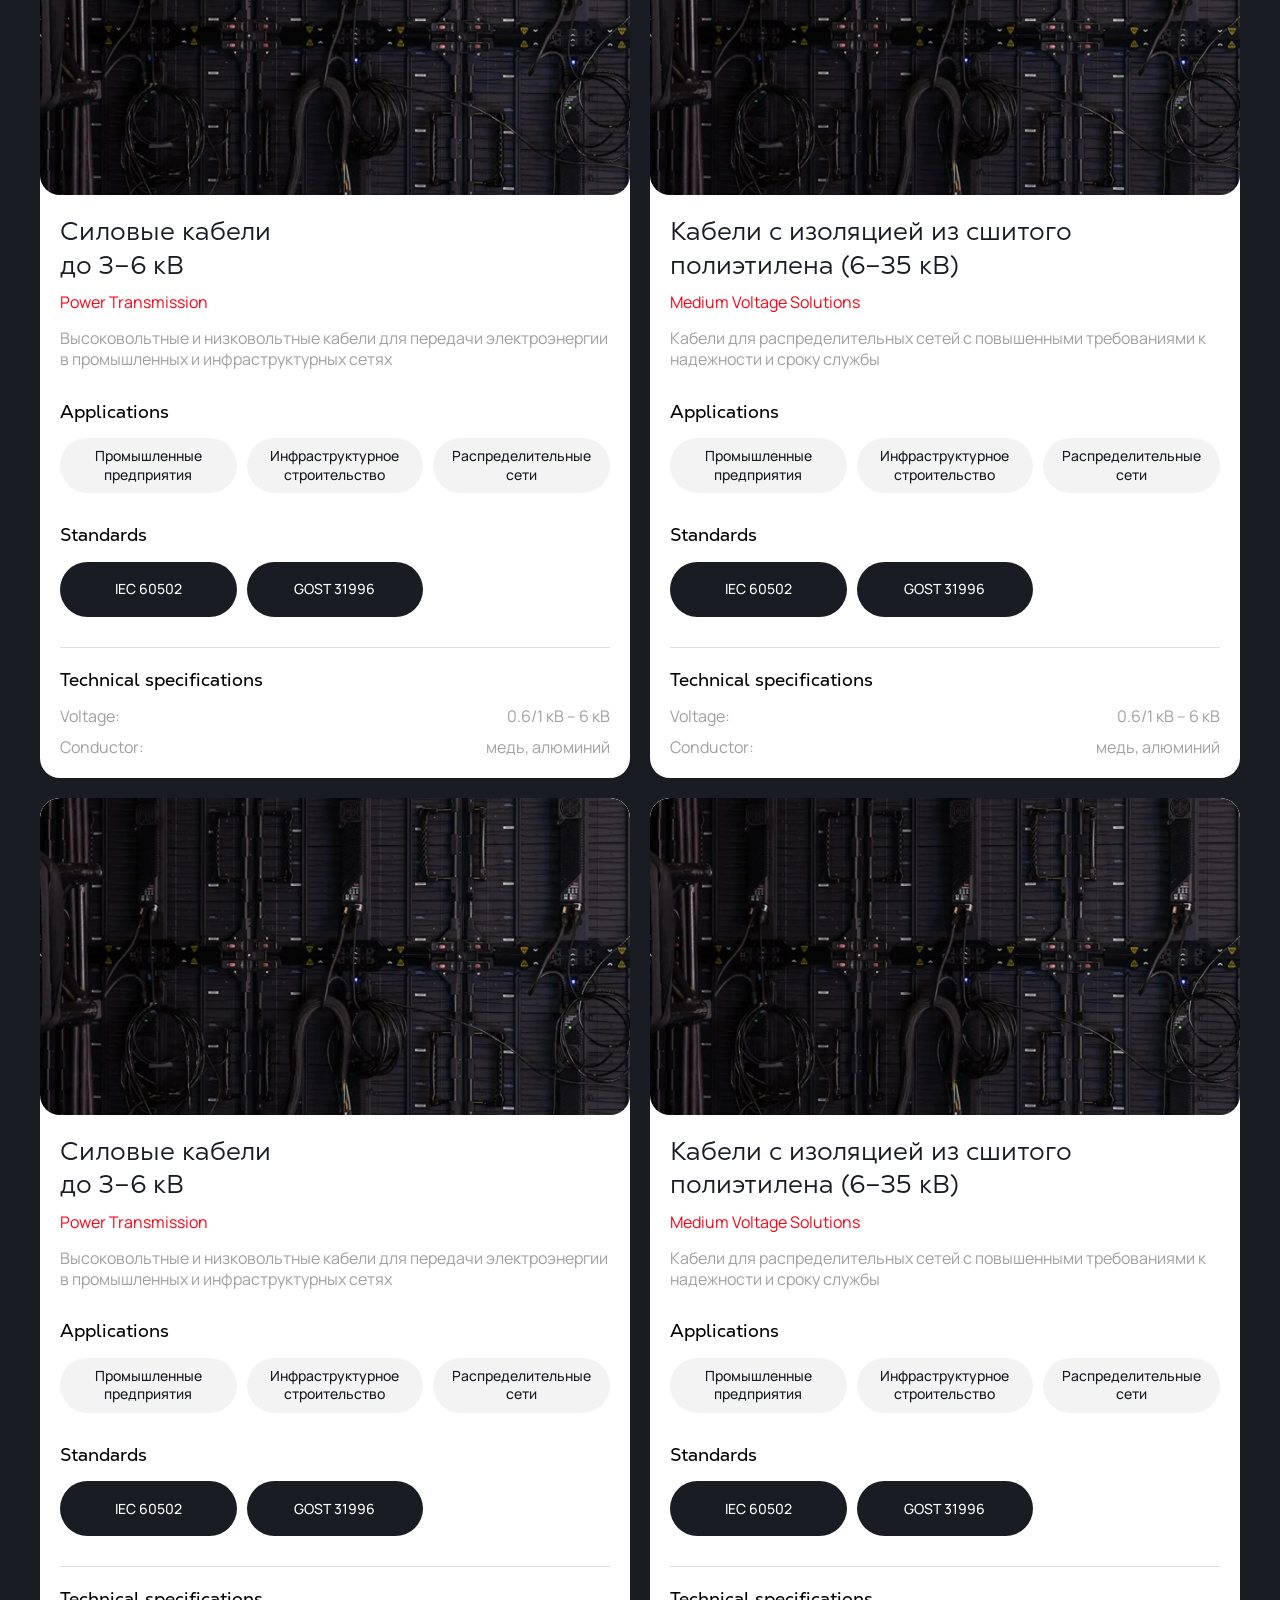
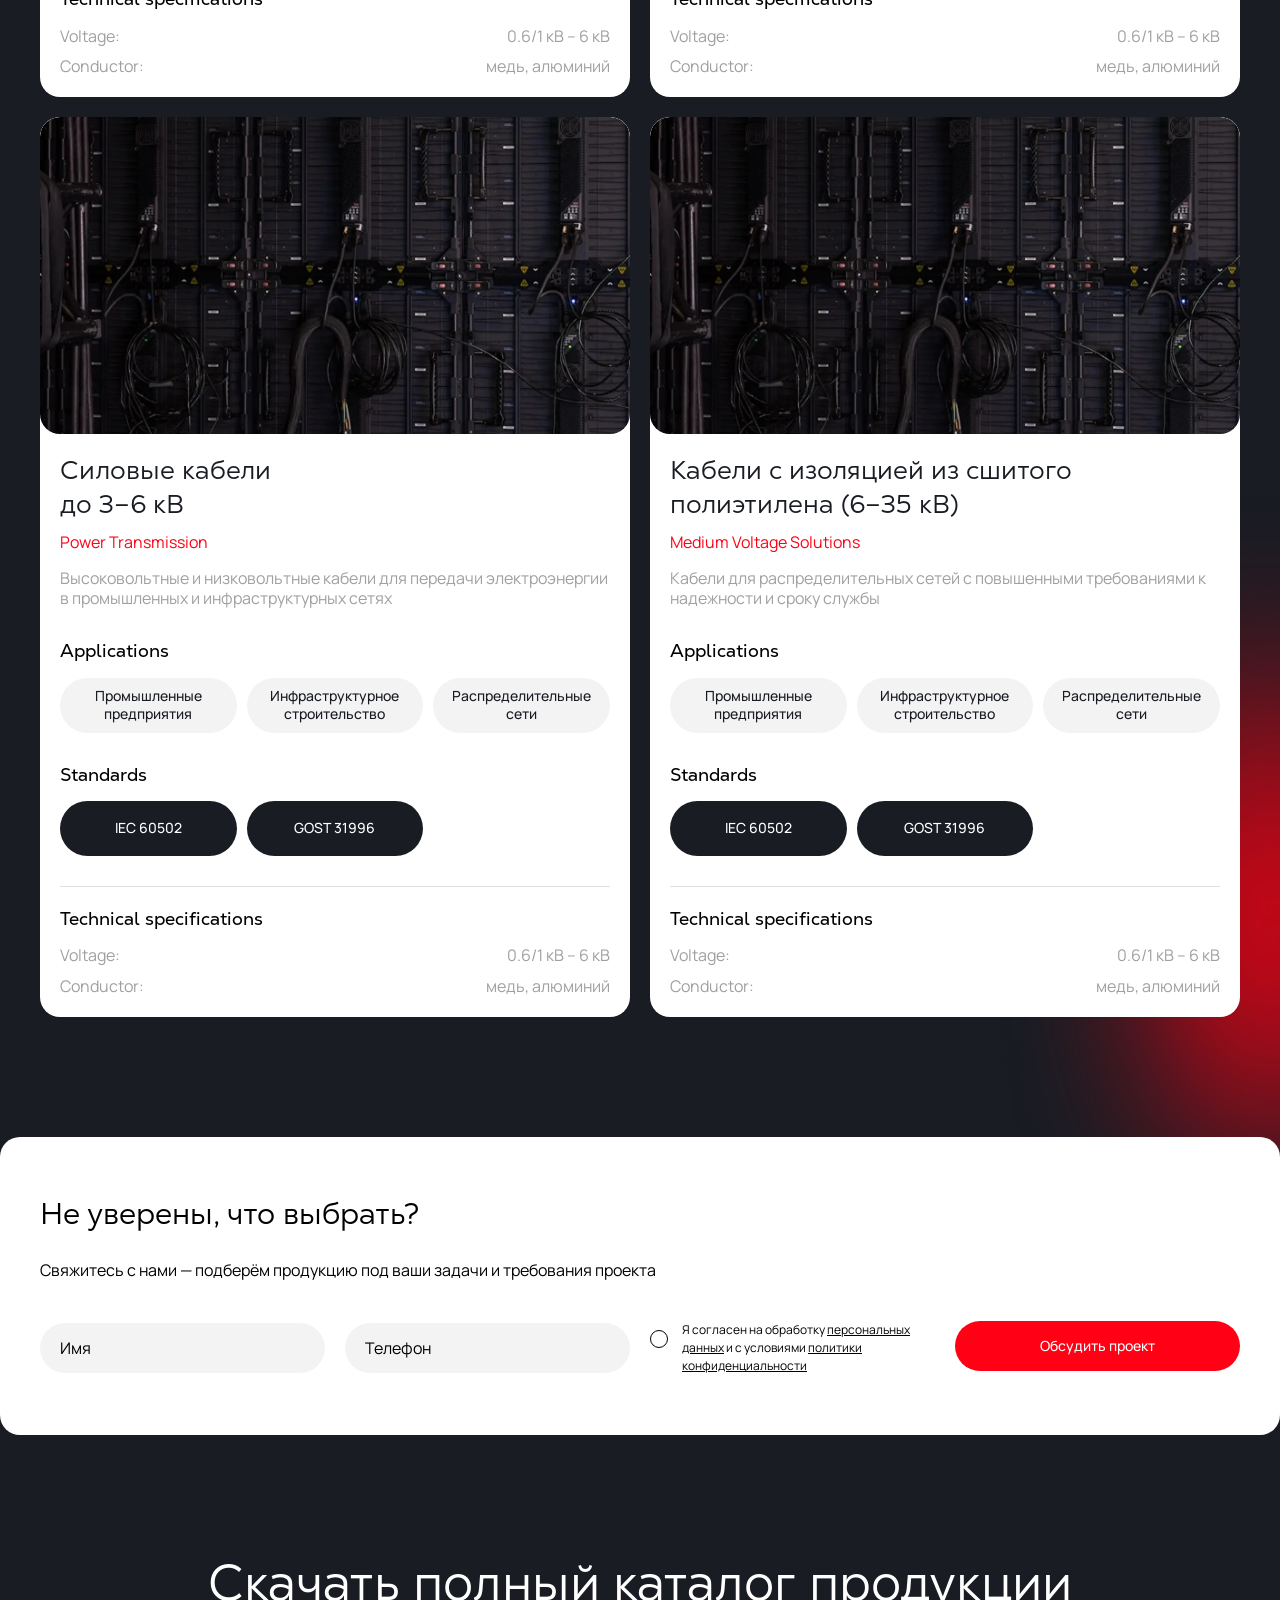
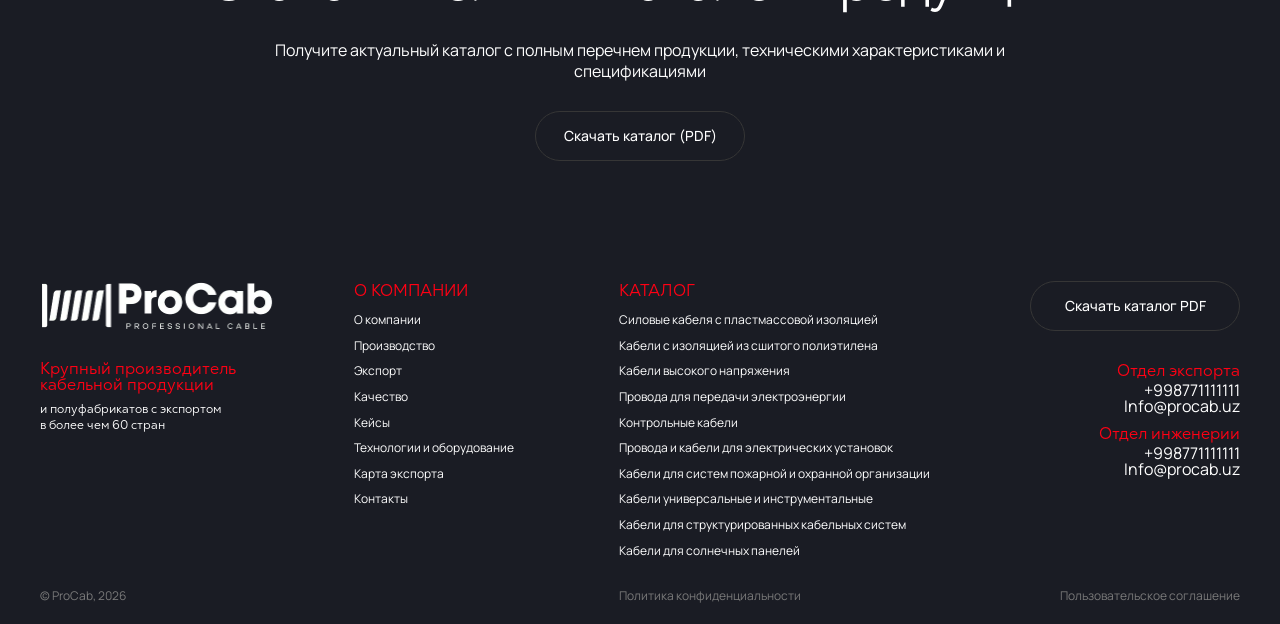
<file: catalog.html>
<!--header.html-->
<!doctype html>
<html lang="en">
<head>
  <meta charset="UTF-8">
  <meta name="viewport"
        content="width=device-width, user-scalable=no, initial-scale=1.0, maximum-scale=1.0, minimum-scale=1.0">
  <meta http-equiv="X-UA-Compatible" content="ie=edge">
  <meta name="format-detection" content="telephone=no">
  <link rel="preconnect" href="https://fonts.googleapis.com">
  <link rel="preconnect" href="https://fonts.gstatic.com" crossorigin>
  <link
    href="https://fonts.googleapis.com/css2?family=Manrope:wght@200..800&family=Montserrat:ital,wght@0,100..900;1,100..900&display=swap"
    rel="stylesheet">
  <link rel="icon" type="image/png" href="./img/icons/favicon.svg" sizes="32x32">
  <link rel="apple-touch-icon" href="./img/icons/favicon.svg">
  <link rel="mask-icon" href="./img/icons/favicon.svg" color="#000000">
  <link
    rel="stylesheet"
    href="https://cdn.jsdelivr.net/npm/swiper@11/swiper-bundle.min.css"
  />
  <title></title>
<script defer src="js/bundle.js"></script><script defer src="js/libs.js"></script><script defer src="js/style.js"></script><link href="css/style.min.css" rel="stylesheet"></head>
<body>

<header class="header">
  <div class="container">
    <div class="header-wrapper">
      <div class="header-left">
        <div class="logo">
          <img src="./img/logo.webp" alt="">
        </div>
        <nav class="header-nav">
          <div class="header-mobile-top">
            <div class="logo">
              <img src="./img/logo.webp" alt="">
            </div>
          </div>
          <div class="close-menu-button"></div>
          <div class="header-mobile-bottom">
            <ul class="main-menu">
              <li>
                <a href="#">Каталог</a>
              </li>
              <li>
                <a href="#">Производство</a>
              </li>
              <li>
                <a href="#">Экспорт</a>
              </li>
              <li>
                <a href="#">Качество</a>
              </li>
              <li>
                <a href="#">О компании</a>
              </li>
            </ul>
            <a href="#" class="btn btn-red btn-mobile">Контакты</a>
          </div>
        </nav>
      </div>

      <div class="header-right">
        <div class="mobile-menu-button">
          <div class="line"></div>
          <div class="line"></div>
          <div class="line"></div>
        </div>
        <a href="#" class="btn btn-red btn-pc">Контакты</a>
        <ul class="lang-switch">
          <li>
            RU
            <img src="./img/icons/lang-ru.webp" alt="">
          </li>
        </ul>
      </div>
    </div>
  </div>
</header>

<main>




<section class="default-banner catalog-banner slider-section">
  <div class="banner-slider slider-wrapper">
    <div class="swiper-wrapper">
      <div class="swiper-slide">
        <img src="./img/banner-back-pc.webp" alt="">
      </div>
      <div class="swiper-slide">
        <video autoplay muted loop src="./img/2zastavkaa.webm"></video>
      </div>
      <div class="swiper-slide">
        <img src="./img/banner-back-pc.webp" alt="">
      </div>
      <div class="swiper-slide">
        <video autoplay muted loop src="./img/2zastavkaa.webm"></video>
      </div>
      <div class="swiper-slide">
        <img src="./img/banner-back-pc.webp" alt="">
      </div>
      <div class="swiper-slide">
        <video autoplay muted loop src="./img/2zastavkaa.webm"></video>
      </div>
    </div>
  </div>
  <div class="container">
    <div class="swiper-pagination"></div>
    <div class="banner-content">
      <nav class="yoast-breadcrumbs">
          <span>
            <span>
              <a href="#">Главная</a>
            </span> →
            <span class="breadcrumb_last" aria-current="page">Каталог</span>
          </span>
      </nav>
      <h1>Каталог кабельной продукции</h1>
      <div class="description description-white">
        <p>Производим широкий ассортимент кабельной продукции и полуфабрикатов для кабельных заводов, строительных и инфраструктурных проектов.</p>
        <p>Вся продукция соответствует международным стандартам и может поставляться с учётом требований вашего проекта.</p>
      </div>
    </div>
  </div>
</section>

<section class="catalog-main">
  <div class="container">
    <div class="catalog-grid">
      <div class="catalog-card animate-block">
        <div class="card-image">
          <img src="./img/product-card-img1.webp" alt="">
        </div>
        <div class="card-content">
          <div class="card-content-top">
            <div class="card-title">Силовые кабели <br> до 3–6 кВ</div>
            <div class="card-tag">Power Transmission</div>
            <div class="card-description">
              <p>Высоковольтные и низковольтные кабели для передачи электроэнергии в промышленных и инфраструктурных сетях</p>
            </div>
          </div>
          <div class="card-content-bottom">
            <div class="card-info">
              <div class="card-subtitle">Applications</div>
              <div class="card-applications">
                <div class="application-item">Промышленные предприятия</div>
                <div class="application-item">Инфраструктурное строительство</div>
                <div class="application-item">Распределительные сети</div>
              </div>
            </div>
            <div class="card-info">
              <div class="card-subtitle">Standards</div>
              <div class="card-models">
                <div class="model">IEC 60502</div>
                <div class="model">GOST 31996</div>
              </div>
            </div>
            <div class="card-info">
              <div class="card-subtitle">Technical specifications</div>
              <div class="card-technical-description">
                <p>Voltage: <span>0.6/1 кВ – 6 кВ</span></p>
                <p>Conductor: <span>медь, алюминий</span></p>
              </div>
            </div>
          </div>
        </div>
      </div>
      <div class="catalog-card animate-block" data-delay="100">
        <div class="card-image">
          <img src="./img/product-card-img1.webp" alt="">
        </div>
        <div class="card-content">
          <div class="card-content-top">
            <div class="card-title">Кабели с изоляцией из сшитого полиэтилена (6–35 кВ)</div>
            <div class="card-tag">Medium Voltage Solutions</div>
            <div class="card-description">
              <p>Кабели для распределительных сетей с повышенными требованиями к надежности и сроку службы</p>
            </div>
          </div>
          <div class="card-content-bottom">
            <div class="card-info">
              <div class="card-subtitle">Applications</div>
              <div class="card-applications">
                <div class="application-item">Промышленные предприятия</div>
                <div class="application-item">Инфраструктурное строительство</div>
                <div class="application-item">Распределительные сети</div>
              </div>
            </div>
            <div class="card-info">
              <div class="card-subtitle">Standards</div>
              <div class="card-models">
                <div class="model">IEC 60502</div>
                <div class="model">GOST 31996</div>
              </div>
            </div>
            <div class="card-info">
              <div class="card-subtitle">Technical specifications</div>
              <div class="card-technical-description">
                <p>Voltage: <span>0.6/1 кВ – 6 кВ</span></p>
                <p>Conductor: <span>медь, алюминий</span></p>
              </div>
            </div>
          </div>
        </div>
      </div>
      <div class="catalog-card animate-block" data-delay="150">
        <div class="card-image">
          <img src="./img/product-card-img1.webp" alt="">
        </div>
        <div class="card-content">
          <div class="card-content-top">
            <div class="card-title">Силовые кабели <br> до 3–6 кВ</div>
            <div class="card-tag">Power Transmission</div>
            <div class="card-description">
              <p>Высоковольтные и низковольтные кабели для передачи электроэнергии в промышленных и инфраструктурных сетях</p>
            </div>
          </div>
          <div class="card-content-bottom">
            <div class="card-info">
              <div class="card-subtitle">Applications</div>
              <div class="card-applications">
                <div class="application-item">Промышленные предприятия</div>
                <div class="application-item">Инфраструктурное строительство</div>
                <div class="application-item">Распределительные сети</div>
              </div>
            </div>
            <div class="card-info">
              <div class="card-subtitle">Standards</div>
              <div class="card-models">
                <div class="model">IEC 60502</div>
                <div class="model">GOST 31996</div>
              </div>
            </div>
            <div class="card-info">
              <div class="card-subtitle">Technical specifications</div>
              <div class="card-technical-description">
                <p>Voltage: <span>0.6/1 кВ – 6 кВ</span></p>
                <p>Conductor: <span>медь, алюминий</span></p>
              </div>
            </div>
          </div>
        </div>
      </div>
      <div class="catalog-card animate-block" data-delay="200">
        <div class="card-image">
          <img src="./img/product-card-img1.webp" alt="">
        </div>
        <div class="card-content">
          <div class="card-content-top">
            <div class="card-title">Кабели с изоляцией из сшитого полиэтилена (6–35 кВ)</div>
            <div class="card-tag">Medium Voltage Solutions</div>
            <div class="card-description">
              <p>Кабели для распределительных сетей с повышенными требованиями к надежности и сроку службы</p>
            </div>
          </div>
          <div class="card-content-bottom">
            <div class="card-info">
              <div class="card-subtitle">Applications</div>
              <div class="card-applications">
                <div class="application-item">Промышленные предприятия</div>
                <div class="application-item">Инфраструктурное строительство</div>
                <div class="application-item">Распределительные сети</div>
              </div>
            </div>
            <div class="card-info">
              <div class="card-subtitle">Standards</div>
              <div class="card-models">
                <div class="model">IEC 60502</div>
                <div class="model">GOST 31996</div>
              </div>
            </div>
            <div class="card-info">
              <div class="card-subtitle">Technical specifications</div>
              <div class="card-technical-description">
                <p>Voltage: <span>0.6/1 кВ – 6 кВ</span></p>
                <p>Conductor: <span>медь, алюминий</span></p>
              </div>
            </div>
          </div>
        </div>
      </div>
      <div class="catalog-card animate-block" data-delay="250">
        <div class="card-image">
          <img src="./img/product-card-img1.webp" alt="">
        </div>
        <div class="card-content">
          <div class="card-content-top">
            <div class="card-title">Силовые кабели <br> до 3–6 кВ</div>
            <div class="card-tag">Power Transmission</div>
            <div class="card-description">
              <p>Высоковольтные и низковольтные кабели для передачи электроэнергии в промышленных и инфраструктурных сетях</p>
            </div>
          </div>
          <div class="card-content-bottom">
            <div class="card-info">
              <div class="card-subtitle">Applications</div>
              <div class="card-applications">
                <div class="application-item">Промышленные предприятия</div>
                <div class="application-item">Инфраструктурное строительство</div>
                <div class="application-item">Распределительные сети</div>
              </div>
            </div>
            <div class="card-info">
              <div class="card-subtitle">Standards</div>
              <div class="card-models">
                <div class="model">IEC 60502</div>
                <div class="model">GOST 31996</div>
              </div>
            </div>
            <div class="card-info">
              <div class="card-subtitle">Technical specifications</div>
              <div class="card-technical-description">
                <p>Voltage: <span>0.6/1 кВ – 6 кВ</span></p>
                <p>Conductor: <span>медь, алюминий</span></p>
              </div>
            </div>
          </div>
        </div>
      </div>
      <div class="catalog-card animate-block" data-delay="300">
        <div class="card-image">
          <img src="./img/product-card-img1.webp" alt="">
        </div>
        <div class="card-content">
          <div class="card-content-top">
            <div class="card-title">Кабели с изоляцией из сшитого полиэтилена (6–35 кВ)</div>
            <div class="card-tag">Medium Voltage Solutions</div>
            <div class="card-description">
              <p>Кабели для распределительных сетей с повышенными требованиями к надежности и сроку службы</p>
            </div>
          </div>
          <div class="card-content-bottom">
            <div class="card-info">
              <div class="card-subtitle">Applications</div>
              <div class="card-applications">
                <div class="application-item">Промышленные предприятия</div>
                <div class="application-item">Инфраструктурное строительство</div>
                <div class="application-item">Распределительные сети</div>
              </div>
            </div>
            <div class="card-info">
              <div class="card-subtitle">Standards</div>
              <div class="card-models">
                <div class="model">IEC 60502</div>
                <div class="model">GOST 31996</div>
              </div>
            </div>
            <div class="card-info">
              <div class="card-subtitle">Technical specifications</div>
              <div class="card-technical-description">
                <p>Voltage: <span>0.6/1 кВ – 6 кВ</span></p>
                <p>Conductor: <span>медь, алюминий</span></p>
              </div>
            </div>
          </div>
        </div>
      </div>
      <div class="catalog-card animate-block" data-delay="350">
        <div class="card-image">
          <img src="./img/product-card-img1.webp" alt="">
        </div>
        <div class="card-content">
          <div class="card-content-top">
            <div class="card-title">Силовые кабели <br> до 3–6 кВ</div>
            <div class="card-tag">Power Transmission</div>
            <div class="card-description">
              <p>Высоковольтные и низковольтные кабели для передачи электроэнергии в промышленных и инфраструктурных сетях</p>
            </div>
          </div>
          <div class="card-content-bottom">
            <div class="card-info">
              <div class="card-subtitle">Applications</div>
              <div class="card-applications">
                <div class="application-item">Промышленные предприятия</div>
                <div class="application-item">Инфраструктурное строительство</div>
                <div class="application-item">Распределительные сети</div>
              </div>
            </div>
            <div class="card-info">
              <div class="card-subtitle">Standards</div>
              <div class="card-models">
                <div class="model">IEC 60502</div>
                <div class="model">GOST 31996</div>
              </div>
            </div>
            <div class="card-info">
              <div class="card-subtitle">Technical specifications</div>
              <div class="card-technical-description">
                <p>Voltage: <span>0.6/1 кВ – 6 кВ</span></p>
                <p>Conductor: <span>медь, алюминий</span></p>
              </div>
            </div>
          </div>
        </div>
      </div>
      <div class="catalog-card animate-block" data-delay="400">
        <div class="card-image">
          <img src="./img/product-card-img1.webp" alt="">
        </div>
        <div class="card-content">
          <div class="card-content-top">
            <div class="card-title">Кабели с изоляцией из сшитого полиэтилена (6–35 кВ)</div>
            <div class="card-tag">Medium Voltage Solutions</div>
            <div class="card-description">
              <p>Кабели для распределительных сетей с повышенными требованиями к надежности и сроку службы</p>
            </div>
          </div>
          <div class="card-content-bottom">
            <div class="card-info">
              <div class="card-subtitle">Applications</div>
              <div class="card-applications">
                <div class="application-item">Промышленные предприятия</div>
                <div class="application-item">Инфраструктурное строительство</div>
                <div class="application-item">Распределительные сети</div>
              </div>
            </div>
            <div class="card-info">
              <div class="card-subtitle">Standards</div>
              <div class="card-models">
                <div class="model">IEC 60502</div>
                <div class="model">GOST 31996</div>
              </div>
            </div>
            <div class="card-info">
              <div class="card-subtitle">Technical specifications</div>
              <div class="card-technical-description">
                <p>Voltage: <span>0.6/1 кВ – 6 кВ</span></p>
                <p>Conductor: <span>медь, алюминий</span></p>
              </div>
            </div>
          </div>
        </div>
      </div>
    </div>
  </div>
</section>

<section class="callback-section callback-section-light animate-block" data-delay="300">
  <div class="container">
    <h2>
      Не уверены, что выбрать?
    </h2>
    <div class="description">
      <p>Свяжитесь с нами — подберём продукцию под ваши задачи и требования проекта</p>
    </div>

    <div class="form-wrapper">
      <div class="wpcf7 js" id="wpcf7-f35-o1" lang="ru-RU" dir="ltr" data-wpcf7-id="35">
        <div class="screen-reader-response"><p role="status" aria-live="polite" aria-atomic="true"></p> <ul></ul></div>
        <form action="/dev/#wpcf7-f35-o1" method="post" class="wpcf7-form init" aria-label="Контактная форма" novalidate="novalidate" data-status="init">
          <fieldset class="hidden-fields-container"><input type="hidden" name="_wpcf7" value="35"><input type="hidden" name="_wpcf7_version" value="6.1.5"><input type="hidden" name="_wpcf7_locale" value="ru_RU"><input type="hidden" name="_wpcf7_unit_tag" value="wpcf7-f35-o1"><input type="hidden" name="_wpcf7_container_post" value="0"><input type="hidden" name="_wpcf7_posted_data_hash" value="">
          </fieldset>
          <p><span class="wpcf7-form-control-wrap" data-name="text-848"><input size="40" maxlength="400" class="wpcf7-form-control wpcf7-text" autocomplete="name" aria-invalid="false" placeholder="Имя" value="" type="text" name="text-848"></span><br>
            <span class="wpcf7-form-control-wrap" data-name="tel-583"><input size="40" maxlength="400" class="wpcf7-form-control wpcf7-tel wpcf7-text wpcf7-validates-as-tel" aria-invalid="false" placeholder="Телефон" value="" type="tel" name="tel-583"></span><br>
            <span class="wpcf7-form-control-wrap" data-name="acceptance-46"><span class="wpcf7-form-control wpcf7-acceptance"><span class="wpcf7-list-item"><label><input type="checkbox" name="acceptance-46" value="1" aria-invalid="false"><span class="wpcf7-list-item-label">Я согласен на обработку <a href="#">персональных данных</a> и с условиями <a href="#">политики конфиденциальности</a></span></label></span></span></span><br>
            <input class="wpcf7-form-control wpcf7-submit has-spinner" type="submit" value="Обсудить проект" disabled=""><span class="wpcf7-spinner"></span>
          </p><div class="wpcf7-response-output" aria-hidden="true"></div>
        </form>
      </div>
    </div>

  </div>
</section>

<section class="download-catalog-section dark-section">
  <div class="container">
    <div class="download-content">
      <div class="title-colored title-colored-white">
        <h2>Скачать полный каталог продукции</h2>
      </div>
      <div class="description description-white">
        <p>Получите актуальный каталог с полным перечнем продукции, техническими характеристиками и спецификациями</p>
      </div>
      <a href="#" class="btn btn-bordered">Скачать каталог (PDF)</a>
    </div>
  </div>
</section>

<!--footer.html-->
</main>

<footer class="footer">
    <div class="container">
      <div class="footer-grid">
        <div class="grid-column">
          <div class="logo">
            <img src="./img/logo.webp" alt="">
          </div>
          <div class="footer-description">
            <p>
              <strong>
                Крупный производитель кабельной продукции
              </strong>
              и полуфабрикатов с экспортом <br> в более чем 60 стран
            </p>
          </div>
        </div>
        <div class="grid-column">
          <nav class="footer-nav">
            <div class="footer-title">О КОМПАНИИ</div>
            <ul class="footer-menu">
              <li>
                <a href="#">О компании</a>
              </li>
              <li>
                <a href="#">Производство</a>
              </li>
              <li>
                <a href="#">Экспорт</a>
              </li>
              <li>
                <a href="#">Качество</a>
              </li>
              <li>
                <a href="#">Кейсы</a>
              </li>
              <li>
                <a href="#">Технологии и оборудование</a>
              </li>
              <li>
                <a href="#">Карта экспорта</a>
              </li>
              <li>
                <a href="#">Контакты</a>
              </li>
            </ul>
          </nav>
        </div>
        <div class="grid-column">
          <nav class="footer-nav">
            <div class="footer-title">КАТАЛОГ</div>
            <ul class="footer-menu">
              <li>
                <a href="#">Силовые кабеля с пластмассовой изоляцией</a>
              </li>
              <li>
                <a href="#">Кабели с изоляцией из сшитого полиэтилена</a>
              </li>
              <li>
                <a href="#">Кабели высокого напряжения</a>
              </li>
              <li>
                <a href="#">Провода для передачи электроэнергии</a>
              </li>
              <li>
                <a href="#">Контрольные кабели</a>
              </li>
              <li>
                <a href="#">Провода и кабели для электрических установок</a>
              </li>
              <li>
                <a href="#">Кабели для систем пожарной и охранной организации</a>
              </li>
              <li>
                <a href="#">Кабели универсальные и инструментальные</a>
              </li>
              <li>
                <a href="#">Кабели для структурированных кабельных систем</a>
              </li>
              <li>
                <a href="#">Кабели для солнечных панелей</a>
              </li>
            </ul>
          </nav>
        </div>
        <div class="grid-column">
          <a href="#" class="btn btn-bordered">Скачать каталог PDF</a>
          <div class="footer-contacts">
            <div class="footer-contact-item">
              <div class="footer-title">Отдел экспорта</div>
              <a href="#">+998771111111</a>
              <a href="#">Info@procab.uz</a>
            </div>
            <div class="footer-contact-item">
              <div class="footer-title">Отдел инженерии</div>
              <a href="#">+998771111111</a>
              <a href="#">Info@procab.uz</a>
            </div>
          </div>
        </div>
      </div>
      <div class="footer-bottom">
        <div class="footer-column">
          <div class="footer-copy">
            © ProCab, 2026
          </div>
        </div>
        <div class="footer-column">
          <div class="footer-links">
            <a href="#">Политика конфиденциальности</a>
            <a href="#">Пользовательское соглашение</a>
          </div>
        </div>
      </div>
    </div>
</footer>

<div class="modal-dialog modal-certificate">
  <div class="modal-content">
    <div class="modal-body">
      <button type="button" class="modal-close" data-dismiss="modal" aria-label="Close"></button>
      <div class="certificate-wrapper">
        <div class="certificate-img">
          <img src="./img/certificate-popup-img.webp" alt="">
        </div>
        <div class="certificate-content">
          <div class="certificate-title">Название сертификата</div>
          <div class="certificate-description">
            <p>Описание сертификата описание сертификата описание сертификата описание сертификата описание сертификата описание сертификата описание сертификата описание сертификата описание сертификата описание сертификата описание сертификата описание сертификата описание сертификата описание сертификата описание сертификата</p>
          </div>
        </div>
      </div>
    </div>
  </div>
</div>

<div class="modal-dialog modal-video">
  <div class="modal-content">
    <div class="modal-body">
      <button type="button" class="modal-close" data-dismiss="modal" aria-label="Close"></button>
     <div class="video-wrapper">
       <video autoplay muted loop src="./img/2zastavkaa.webm"></video>
     </div>
    </div>
  </div>
</div>

<script src="https://cdn.jsdelivr.net/npm/swiper@11/swiper-bundle.min.js"></script>
</body>
</html>
</file>
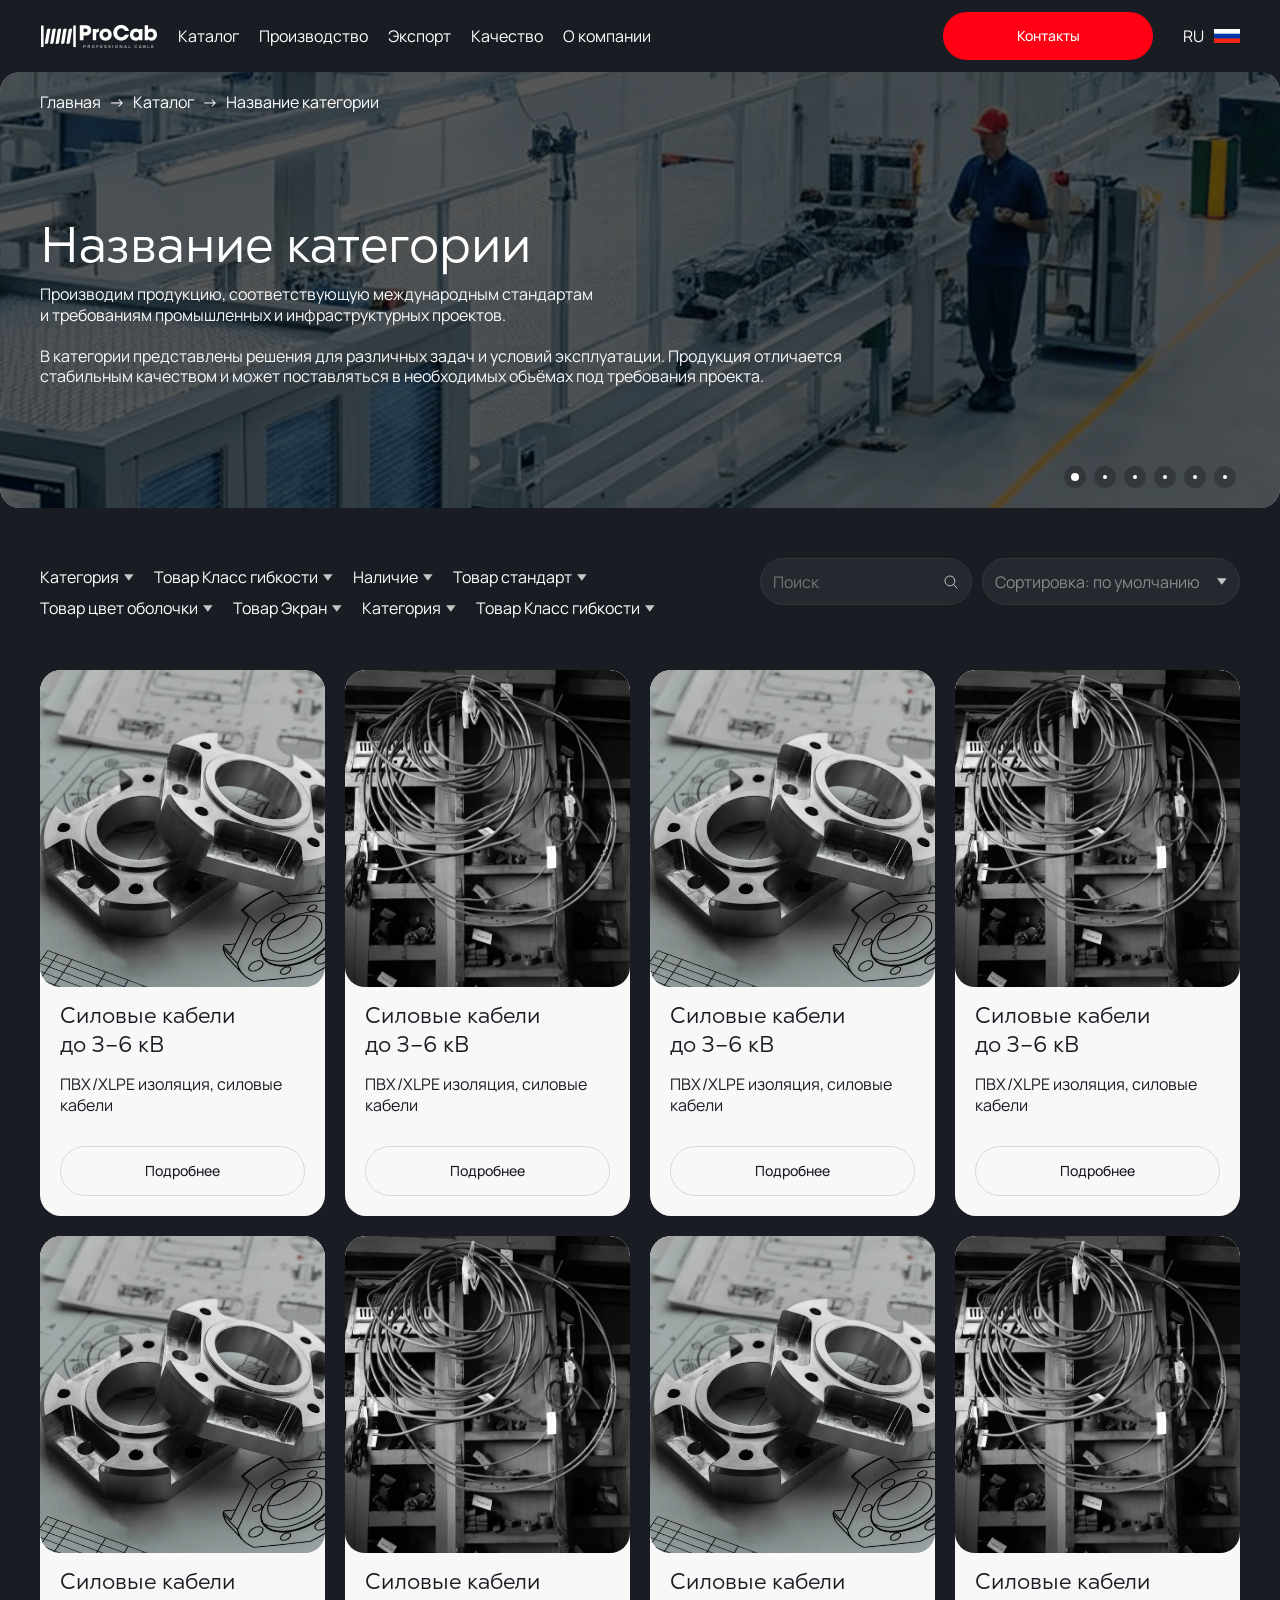
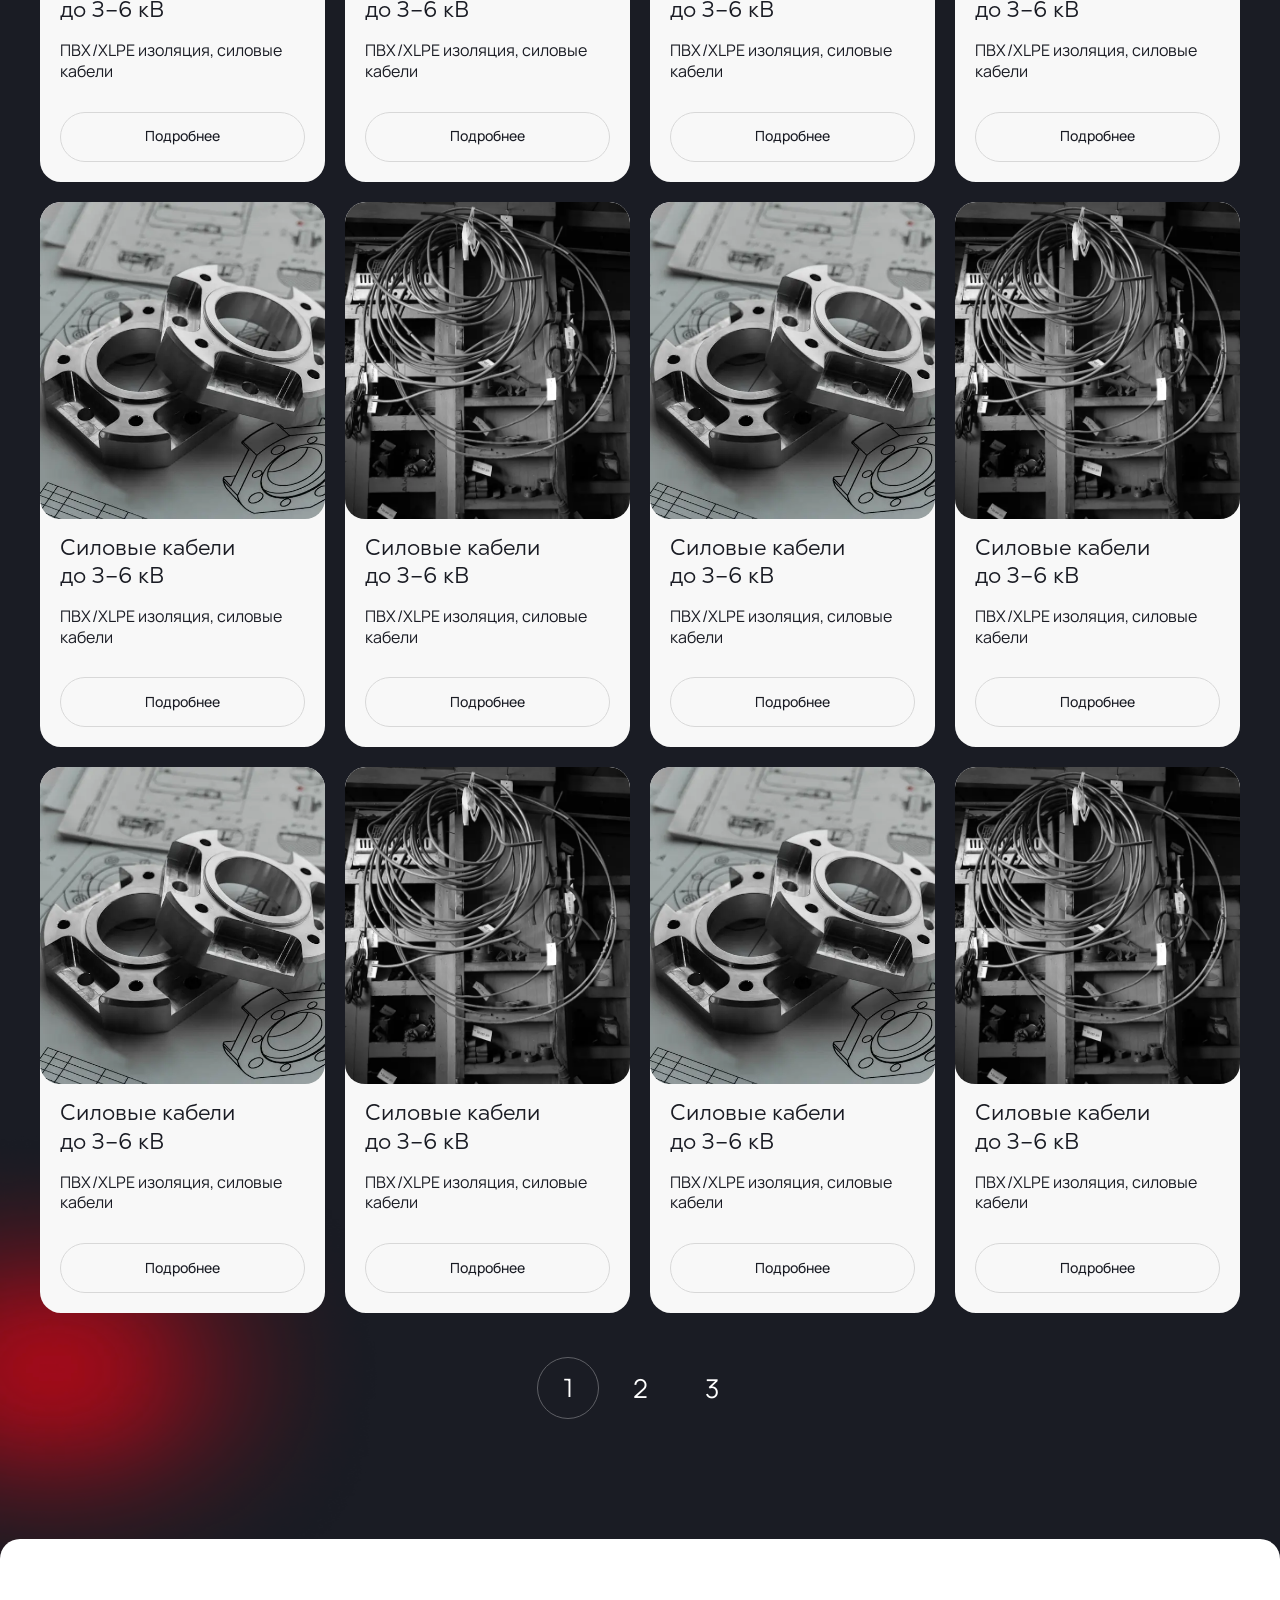
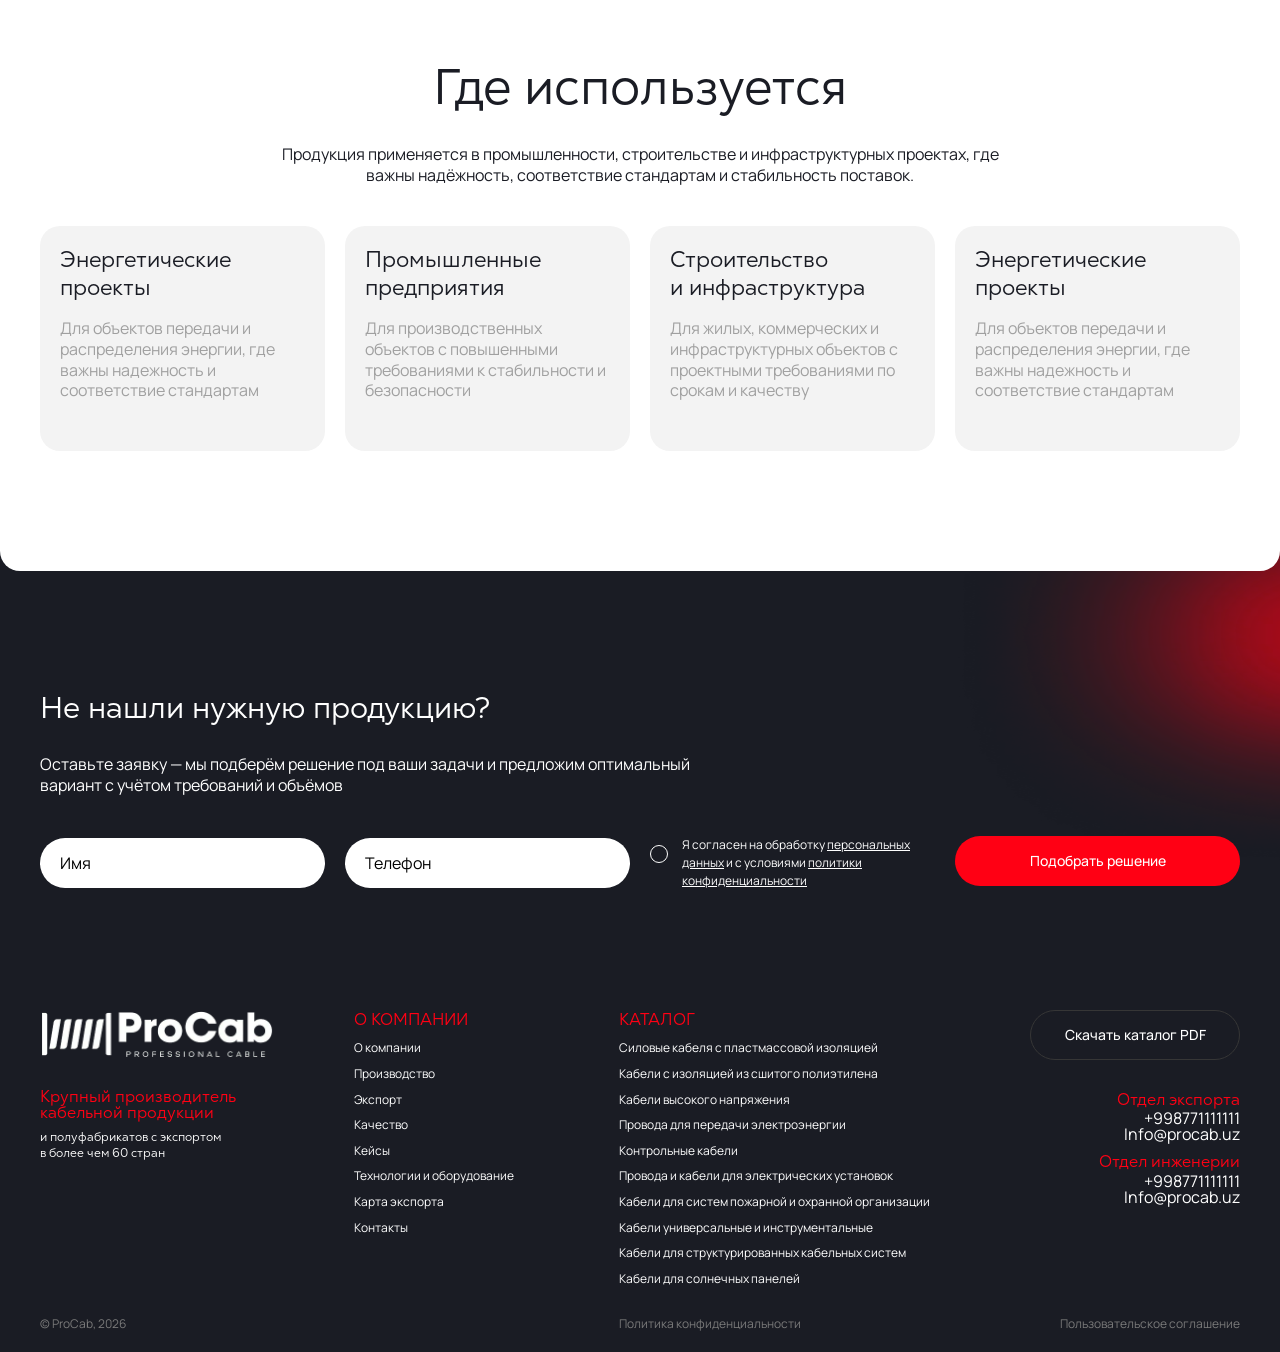
<file: category-page.html>
<!--header.html-->
<!doctype html>
<html lang="en">
<head>
  <meta charset="UTF-8">
  <meta name="viewport"
        content="width=device-width, user-scalable=no, initial-scale=1.0, maximum-scale=1.0, minimum-scale=1.0">
  <meta http-equiv="X-UA-Compatible" content="ie=edge">
  <meta name="format-detection" content="telephone=no">
  <link rel="preconnect" href="https://fonts.googleapis.com">
  <link rel="preconnect" href="https://fonts.gstatic.com" crossorigin>
  <link
    href="https://fonts.googleapis.com/css2?family=Manrope:wght@200..800&family=Montserrat:ital,wght@0,100..900;1,100..900&display=swap"
    rel="stylesheet">
  <link rel="icon" type="image/png" href="./img/icons/favicon.svg" sizes="32x32">
  <link rel="apple-touch-icon" href="./img/icons/favicon.svg">
  <link rel="mask-icon" href="./img/icons/favicon.svg" color="#000000">
  <link
    rel="stylesheet"
    href="https://cdn.jsdelivr.net/npm/swiper@11/swiper-bundle.min.css"
  />
  <title></title>
<script defer src="js/bundle.js"></script><script defer src="js/libs.js"></script><script defer src="js/style.js"></script><link href="css/style.min.css" rel="stylesheet"></head>
<body>

<header class="header">
  <div class="container">
    <div class="header-wrapper">
      <div class="header-left">
        <div class="logo">
          <img src="./img/logo.webp" alt="">
        </div>
        <nav class="header-nav">
          <div class="header-mobile-top">
            <div class="logo">
              <img src="./img/logo.webp" alt="">
            </div>
          </div>
          <div class="close-menu-button"></div>
          <div class="header-mobile-bottom">
            <ul class="main-menu">
              <li>
                <a href="#">Каталог</a>
              </li>
              <li>
                <a href="#">Производство</a>
              </li>
              <li>
                <a href="#">Экспорт</a>
              </li>
              <li>
                <a href="#">Качество</a>
              </li>
              <li>
                <a href="#">О компании</a>
              </li>
            </ul>
            <a href="#" class="btn btn-red btn-mobile">Контакты</a>
          </div>
        </nav>
      </div>

      <div class="header-right">
        <div class="mobile-menu-button">
          <div class="line"></div>
          <div class="line"></div>
          <div class="line"></div>
        </div>
        <a href="#" class="btn btn-red btn-pc">Контакты</a>
        <ul class="lang-switch">
          <li>
            RU
            <img src="./img/icons/lang-ru.webp" alt="">
          </li>
        </ul>
      </div>
    </div>
  </div>
</header>

<main>




<section class="default-banner category-banner slider-section">
  <div class="banner-slider slider-wrapper">
    <div class="swiper-wrapper">
      <div class="swiper-slide">
        <img src="./img/banner-back-pc.webp" alt="">
      </div>
      <div class="swiper-slide">
        <video autoplay muted loop src="./img/2zastavkaa.webm"></video>
      </div>
      <div class="swiper-slide">
        <img src="./img/banner-back-pc.webp" alt="">
      </div>
      <div class="swiper-slide">
        <video autoplay muted loop src="./img/2zastavkaa.webm"></video>
      </div>
      <div class="swiper-slide">
        <img src="./img/banner-back-pc.webp" alt="">
      </div>
      <div class="swiper-slide">
        <video autoplay muted loop src="./img/2zastavkaa.webm"></video>
      </div>
    </div>
  </div>
  <div class="container">
    <div class="swiper-pagination"></div>
    <div class="banner-content">
      <nav class="yoast-breadcrumbs">
          <span>
            <span>
              <a href="#">Главная</a>
            </span> →
            <span>
              <a href="#">Каталог</a>
            </span> →
            <span class="breadcrumb_last" aria-current="page">Название категории</span>
          </span>
      </nav>
      <h1>Название категории</h1>
      <div class="description description-white">
        <p>
          Производим продукцию, соответствующую международным стандартам
          <br>
          и требованиям промышленных и инфраструктурных проектов.
        </p>
        <p>
          В категории представлены решения для различных задач и условий эксплуатации. Продукция отличается стабильным качеством и может поставляться в необходимых объёмах под требования проекта.
        </p>
      </div>
    </div>
  </div>
</section>

<section class="category-catalog">
  <div class="container">
    <div class="category-catalog-inner">
      <div class="filters-block">
        <div class="filter-item">
          <div class="filter-head">Категория</div>
          <div class="filter-dropdown">
            <div class="filter-option">Силовые кабели до 3–6 кВ</div>
            <div class="filter-option">Кабели высокого напряжения 64–110 кВ</div>
            <div class="filter-option">Провода для передачи электроэнергии</div>
            <div class="filter-option">Кабели с изоляцией из сшитого полиэтилена</div>
            <div class="filter-option">Кабели для систем пожарной сигнализации</div>
            <div class="filter-option">Универсальные и инструментальные кабели</div>
            <div class="filter-option">Контрольные кабели</div>
            <div class="filter-option">Кабели для солнечных панелей</div>
          </div>
        </div>

        <div class="filter-item">
          <div class="filter-head">Товар Класс гибкости</div>
          <div class="filter-dropdown">
            <div class="filter-option">1 класс (негибкий)</div>
            <div class="filter-option">2 класс (малогибкий)</div>
            <div class="filter-option">3 класс (гибкий)</div>
            <div class="filter-option">4 класс (повышенно гибкий)</div>
            <div class="filter-option">5 класс (особо гибкий)</div>
            <div class="filter-option">6 класс (экстра гибкий)</div>
          </div>
        </div>

        <div class="filter-item">
          <div class="filter-head">Наличие</div>
          <div class="filter-dropdown">
            <div class="filter-option">В наличии</div>
            <div class="filter-option">Под заказ</div>
            <div class="filter-option">Ожидается</div>
          </div>
        </div>

        <div class="filter-item">
          <div class="filter-head">Товар стандарт</div>
          <div class="filter-dropdown">
            <div class="filter-option">ГОСТ</div>
            <div class="filter-option">ТУ</div>
            <div class="filter-option">IEC</div>
            <div class="filter-option">DIN VDE</div>
            <div class="filter-option">UL</div>
          </div>
        </div>

        <div class="filter-item">
          <div class="filter-head">Товар цвет оболочки</div>
          <div class="filter-dropdown">
            <div class="filter-option">Черный</div>
            <div class="filter-option">Серый</div>
            <div class="filter-option">Красный</div>
            <div class="filter-option">Синий</div>
            <div class="filter-option">Желтый</div>
            <div class="filter-option">Зеленый</div>
            <div class="filter-option">Оранжевый</div>
          </div>
        </div>

        <div class="filter-item">
          <div class="filter-head">Товар Экран</div>
          <div class="filter-dropdown">
            <div class="filter-option">Без экрана</div>
            <div class="filter-option">Общий экран</div>
            <div class="filter-option">Индивидуальный экран</div>
            <div class="filter-option">Медная оплетка</div>
            <div class="filter-option">Алюминиевая фольга</div>
            <div class="filter-option">Двойной экран</div>
          </div>
        </div>

        <div class="filter-item">
          <div class="filter-head">Категория</div>
          <div class="filter-dropdown">
            <div class="filter-option">Силовые кабели</div>
            <div class="filter-option">Контрольные кабели</div>
            <div class="filter-option">Специальные кабели</div>
            <div class="filter-option">Монтажные провода</div>
            <div class="filter-option">Кабели связи</div>
          </div>
        </div>

        <div class="filter-item">
          <div class="filter-head">Товар Класс гибкости</div>
          <div class="filter-dropdown">
            <div class="filter-option">1 класс</div>
            <div class="filter-option">2 класс</div>
            <div class="filter-option">3 класс</div>
            <div class="filter-option">4 класс</div>
            <div class="filter-option">5 класс</div>
            <div class="filter-option">6 класс</div>
          </div>
        </div>
      </div>
      <div class="filters-action">
        <div class="search-form">
          <form>
            <input type="search" placeholder="Поиск">
            <button class="search-button" type="submit"></button>
          </form>
        </div>
        <div class="custom-select">
          <div class="custom-select-head"><div class="select-sort-title">Сортировка:</div> <span>по умолчанию</span></div>
          <div class="custom-select-dropdown">
            <div class="custom-select-option">по умолчанию</div>
            <div class="custom-select-option">по названию (А-Я)</div>
            <div class="custom-select-option">по названию (Я-А)</div>
            <div class="custom-select-option">по цене (сначала дешевые)</div>
            <div class="custom-select-option">по цене (сначала дорогие)</div>
            <div class="custom-select-option">по дате (сначала новые)</div>
            <div class="custom-select-option">по дате (сначала старые)</div>
            <div class="custom-select-option">по популярности</div>
          </div>
        </div>
      </div>
    </div>
    <div class="category-catalog-grid">
      <div class="category-catalog-card animate-block" data-delay="0">
        <div class="card-content-top">
          <div class="card-image">
            <img src="./img/cat-catalog-card-img1.webp" alt="">
          </div>
          <div class="card-content">
            <div class="card-title">Силовые кабели <br> до 3–6 кВ</div>
            <div class="card-description">
              <p>ПВХ/ХLPE изоляция, силовые кабели</p>
            </div>
          </div>
        </div>
        <div class="card-button">
          <a href="#" class="btn btn-bordered">Подробнее</a>
        </div>
      </div>
      <div class="category-catalog-card animate-block" data-delay="50">
        <div class="card-content-top">
          <div class="card-image">
            <img src="./img/cat-catalog-card-img2.webp" alt="">
          </div>
          <div class="card-content">
            <div class="card-title">Силовые кабели <br> до 3–6 кВ</div>
            <div class="card-description">
              <p>ПВХ/ХLPE изоляция, силовые кабели</p>
            </div>
          </div>
        </div>
        <div class="card-button">
          <a href="#" class="btn btn-bordered">Подробнее</a>
        </div>
      </div>
      <div class="category-catalog-card animate-block" data-delay="100">
        <div class="card-content-top">
          <div class="card-image">
            <img src="./img/cat-catalog-card-img1.webp" alt="">
          </div>
          <div class="card-content">
            <div class="card-title">Силовые кабели <br> до 3–6 кВ</div>
            <div class="card-description">
              <p>ПВХ/ХLPE изоляция, силовые кабели</p>
            </div>
          </div>
        </div>
        <div class="card-button">
          <a href="#" class="btn btn-bordered">Подробнее</a>
        </div>
      </div>
      <div class="category-catalog-card animate-block" data-delay="150">
        <div class="card-content-top">
          <div class="card-image">
            <img src="./img/cat-catalog-card-img2.webp" alt="">
          </div>
          <div class="card-content">
            <div class="card-title">Силовые кабели <br> до 3–6 кВ</div>
            <div class="card-description">
              <p>ПВХ/ХLPE изоляция, силовые кабели</p>
            </div>
          </div>
        </div>
        <div class="card-button">
          <a href="#" class="btn btn-bordered">Подробнее</a>
        </div>
      </div>
      <div class="category-catalog-card animate-block" data-delay="200">
        <div class="card-content-top">
          <div class="card-image">
            <img src="./img/cat-catalog-card-img1.webp" alt="">
          </div>
          <div class="card-content">
            <div class="card-title">Силовые кабели <br> до 3–6 кВ</div>
            <div class="card-description">
              <p>ПВХ/ХLPE изоляция, силовые кабели</p>
            </div>
          </div>
        </div>
        <div class="card-button">
          <a href="#" class="btn btn-bordered">Подробнее</a>
        </div>
      </div>
      <div class="category-catalog-card animate-block" data-delay="250">
        <div class="card-content-top">
          <div class="card-image">
            <img src="./img/cat-catalog-card-img2.webp" alt="">
          </div>
          <div class="card-content">
            <div class="card-title">Силовые кабели <br> до 3–6 кВ</div>
            <div class="card-description">
              <p>ПВХ/ХLPE изоляция, силовые кабели</p>
            </div>
          </div>
        </div>
        <div class="card-button">
          <a href="#" class="btn btn-bordered">Подробнее</a>
        </div>
      </div>
      <div class="category-catalog-card animate-block" data-delay="300">
        <div class="card-content-top">
          <div class="card-image">
            <img src="./img/cat-catalog-card-img1.webp" alt="">
          </div>
          <div class="card-content">
            <div class="card-title">Силовые кабели <br> до 3–6 кВ</div>
            <div class="card-description">
              <p>ПВХ/ХLPE изоляция, силовые кабели</p>
            </div>
          </div>
        </div>
        <div class="card-button">
          <a href="#" class="btn btn-bordered">Подробнее</a>
        </div>
      </div>
      <div class="category-catalog-card animate-block" data-delay="350">
        <div class="card-content-top">
          <div class="card-image">
            <img src="./img/cat-catalog-card-img2.webp" alt="">
          </div>
          <div class="card-content">
            <div class="card-title">Силовые кабели <br> до 3–6 кВ</div>
            <div class="card-description">
              <p>ПВХ/ХLPE изоляция, силовые кабели</p>
            </div>
          </div>
        </div>
        <div class="card-button">
          <a href="#" class="btn btn-bordered">Подробнее</a>
        </div>
      </div>
      <div class="category-catalog-card animate-block" data-delay="400">
        <div class="card-content-top">
          <div class="card-image">
            <img src="./img/cat-catalog-card-img1.webp" alt="">
          </div>
          <div class="card-content">
            <div class="card-title">Силовые кабели <br> до 3–6 кВ</div>
            <div class="card-description">
              <p>ПВХ/ХLPE изоляция, силовые кабели</p>
            </div>
          </div>
        </div>
        <div class="card-button">
          <a href="#" class="btn btn-bordered">Подробнее</a>
        </div>
      </div>
      <div class="category-catalog-card animate-block" data-delay="450">
        <div class="card-content-top">
          <div class="card-image">
            <img src="./img/cat-catalog-card-img2.webp" alt="">
          </div>
          <div class="card-content">
            <div class="card-title">Силовые кабели <br> до 3–6 кВ</div>
            <div class="card-description">
              <p>ПВХ/ХLPE изоляция, силовые кабели</p>
            </div>
          </div>
        </div>
        <div class="card-button">
          <a href="#" class="btn btn-bordered">Подробнее</a>
        </div>
      </div>
      <div class="category-catalog-card animate-block" data-delay="500">
        <div class="card-content-top">
          <div class="card-image">
            <img src="./img/cat-catalog-card-img1.webp" alt="">
          </div>
          <div class="card-content">
            <div class="card-title">Силовые кабели <br> до 3–6 кВ</div>
            <div class="card-description">
              <p>ПВХ/ХLPE изоляция, силовые кабели</p>
            </div>
          </div>
        </div>
        <div class="card-button">
          <a href="#" class="btn btn-bordered">Подробнее</a>
        </div>
      </div>
      <div class="category-catalog-card animate-block" data-delay="550">
        <div class="card-content-top">
          <div class="card-image">
            <img src="./img/cat-catalog-card-img2.webp" alt="">
          </div>
          <div class="card-content">
            <div class="card-title">Силовые кабели <br> до 3–6 кВ</div>
            <div class="card-description">
              <p>ПВХ/ХLPE изоляция, силовые кабели</p>
            </div>
          </div>
        </div>
        <div class="card-button">
          <a href="#" class="btn btn-bordered">Подробнее</a>
        </div>
      </div>
      <div class="category-catalog-card animate-block" data-delay="600">
        <div class="card-content-top">
          <div class="card-image">
            <img src="./img/cat-catalog-card-img1.webp" alt="">
          </div>
          <div class="card-content">
            <div class="card-title">Силовые кабели <br> до 3–6 кВ</div>
            <div class="card-description">
              <p>ПВХ/ХLPE изоляция, силовые кабели</p>
            </div>
          </div>
        </div>
        <div class="card-button">
          <a href="#" class="btn btn-bordered">Подробнее</a>
        </div>
      </div>
      <div class="category-catalog-card animate-block" data-delay="650">
        <div class="card-content-top">
          <div class="card-image">
            <img src="./img/cat-catalog-card-img2.webp" alt="">
          </div>
          <div class="card-content">
            <div class="card-title">Силовые кабели <br> до 3–6 кВ</div>
            <div class="card-description">
              <p>ПВХ/ХLPE изоляция, силовые кабели</p>
            </div>
          </div>
        </div>
        <div class="card-button">
          <a href="#" class="btn btn-bordered">Подробнее</a>
        </div>
      </div>
      <div class="category-catalog-card animate-block" data-delay="700">
        <div class="card-content-top">
          <div class="card-image">
            <img src="./img/cat-catalog-card-img1.webp" alt="">
          </div>
          <div class="card-content">
            <div class="card-title">Силовые кабели <br> до 3–6 кВ</div>
            <div class="card-description">
              <p>ПВХ/ХLPE изоляция, силовые кабели</p>
            </div>
          </div>
        </div>
        <div class="card-button">
          <a href="#" class="btn btn-bordered">Подробнее</a>
        </div>
      </div>
      <div class="category-catalog-card animate-block" data-delay="750">
        <div class="card-content-top">
          <div class="card-image">
            <img src="./img/cat-catalog-card-img2.webp" alt="">
          </div>
          <div class="card-content">
            <div class="card-title">Силовые кабели <br> до 3–6 кВ</div>
            <div class="card-description">
              <p>ПВХ/ХLPE изоляция, силовые кабели</p>
            </div>
          </div>
        </div>
        <div class="card-button">
          <a href="#" class="btn btn-bordered">Подробнее</a>
        </div>
      </div>
      <div class="pagination-wrapper">
        <ul>
          <li class="current">
            1
          </li>
          <li>
            <a href="#">2</a>
          </li>
          <li>
            <a href="#">3</a>
          </li>
        </ul>
      </div>
    </div>

  </div>
</section>


<!-- Фильтры -->
<script>
  document.addEventListener('DOMContentLoaded', function () {
    const filterItems = document.querySelectorAll('.filter-item');

    filterItems.forEach(item => {
      const head = item.querySelector('.filter-head');

      head.addEventListener('click', function (e) {
        e.stopPropagation();
        filterItems.forEach(otherItem => {
          if (otherItem !== item) {
            otherItem.classList.remove('active');
          }
        });
        item.classList.toggle('active');
      });

      const options = item.querySelectorAll('.filter-option');
      options.forEach(option => {
        option.addEventListener('click', function (e) {
          e.stopPropagation();
          const selectedValue = this.textContent;
          const head = item.querySelector('.filter-head');
          head.textContent = selectedValue;
          item.classList.remove('active');
        });
      });
    });

    document.addEventListener('click', function () {
      filterItems.forEach(item => {
        item.classList.remove('active');
      });
    });
  });
</script>

<!-- Сортировка -->
<script>
  document.addEventListener('DOMContentLoaded', function () {
    const customSelects = document.querySelectorAll('.custom-select');

    function closeAllSelects(exceptSelect = null) {
      customSelects.forEach(select => {
        if (select !== exceptSelect) {
          select.classList.remove('active');
        }
      });
    }

    function updateSelectValue(select, value) {
      const head = select.querySelector('.custom-select-head');
      const title = head.querySelector('.select-sort-title');
      const span = head.querySelector('span');
      const oldValue = span ? span.textContent : head.textContent;

      if (oldValue !== value) {
        if (span) {
          span.textContent = value;
          head.classList.remove('default');

          if (title) {
            title.style.display = 'none';
          }
        } else {
          head.textContent = value;
        }

        sortProducts(value);

        const changeEvent = new CustomEvent('select-change', {
          detail: {
            value: value,
            oldValue: oldValue,
            select: select
          }
        });
        select.dispatchEvent(changeEvent);
      }
    }

    function sortProducts(sortType) {
      const productsGrid = document.querySelector('.products-grid');
      if (!productsGrid) return;

      const productCards = Array.from(productsGrid.querySelectorAll('.product-card'));
      if (productCards.length === 0) return;

      let sortedCards = [...productCards];

      switch(sortType) {
        case 'по названию (А-Я)':
          sortedCards.sort((a, b) => {
            const titleA = a.querySelector('.card-title')?.textContent.trim() || '';
            const titleB = b.querySelector('.card-title')?.textContent.trim() || '';
            return titleA.localeCompare(titleB, 'ru');
          });
          break;

        case 'по названию (Я-А)':
          sortedCards.sort((a, b) => {
            const titleA = a.querySelector('.card-title')?.textContent.trim() || '';
            const titleB = b.querySelector('.card-title')?.textContent.trim() || '';
            return titleB.localeCompare(titleA, 'ru');
          });
          break;

        case 'по умолчанию':
          sortedCards.sort((a, b) => {
            const delayA = parseInt(a.getAttribute('data-delay') || 0);
            const delayB = parseInt(b.getAttribute('data-delay') || 0);
            return delayA - delayB;
          });
          break;

        default:
          return;
      }

      const productHead = productsGrid.querySelector('.product-head');

      while (productsGrid.firstChild) {
        productsGrid.removeChild(productsGrid.firstChild);
      }

      if (productHead) {
        productsGrid.appendChild(productHead);
      }

      sortedCards.forEach((card, index) => {
        card.style.opacity = '0';
        card.style.transform = 'translateY(20px)';
        productsGrid.appendChild(card);

        setTimeout(() => {
          card.style.transition = 'opacity 0.3s ease, transform 0.3s ease';
          card.style.opacity = '1';
          card.style.transform = 'translateY(0)';
        }, index * 50);
      });
    }

    customSelects.forEach(select => {
      const head = select.querySelector('.custom-select-head');
      const options = select.querySelectorAll('.custom-select-option');
      const title = head.querySelector('.select-sort-title');
      const span = head.querySelector('span');

      if (span) {
        span.textContent = 'по умолчанию';
        head.classList.remove('default');
        if (title) {
          title.style.display = 'inline';
        }
      }

      head.addEventListener('click', function (e) {
        e.stopPropagation();
        closeAllSelects(select);
        select.classList.toggle('active');
      });

      options.forEach(option => {
        option.addEventListener('click', function (e) {
          e.stopPropagation();
          const selectedValue = this.textContent;
          updateSelectValue(select, selectedValue);
          select.classList.remove('active');
        });
      });
    });

    document.addEventListener('click', function (e) {
      if (!e.target.closest('.custom-select')) {
        closeAllSelects();
      }
    });
  });
</script>

<section class="product-usability animate-block">
  <div class="container">
    <h2>Где используется</h2>
    <div class="description">
      <p>Продукция применяется в промышленности, строительстве и инфраструктурных проектах, где важны надёжность, соответствие стандартам и стабильность поставок.</p>
    </div>
    <div class="usability-grid">
      <div class="usability-card animate-block" data-delay="400">
        <div class="card-title">Энергетические проекты</div>
        <div class="card-description">
          <p>Для объектов передачи и распределения энергии, <br class="br-mobile"> где важны надежность и соответствие стандартам</p>
        </div>
      </div>
      <div class="usability-card animate-block" data-delay="600">
        <div class="card-title">Промышленные предприятия</div>
        <div class="card-description">
          <p>Для производственных объектов
            с повышенными требованиями
            к стабильности
            и безопасности</p>
        </div>
      </div>
      <div class="usability-card animate-block" data-delay="800">
        <div class="card-title">
          Строительство <br> и инфраструктура
        </div>
        <div class="card-description">
          <p>Для жилых, коммерческих
            и инфраструктурных объектов
            с проектными требованиями
            по срокам и качеству</p>
        </div>
      </div>
      <div class="usability-card animate-block" data-delay="1000">
        <div class="card-title">Энергетические проекты</div>
        <div class="card-description">
          <p>Для объектов передачи
            и распределения энергии, где важны надежность и соответствие стандартам</p>
        </div>
      </div>
    </div>
  </div>
</section>

<section class="callback-section callback-section-category callback-section-decor-right animate-block" data-delay="300">
  <div class="container">
    <div class="title-colored title-colored-white">
      <h2>
        Не нашли нужную продукцию?
      </h2>
      <div class="description description-white">
        <p>Оставьте заявку — мы подберём решение под ваши задачи и предложим оптимальный вариант с учётом требований и объёмов</p>
      </div>
    </div>

    <div class="form-wrapper">
      <div class="wpcf7 js" id="wpcf7-f35-o1" lang="ru-RU" dir="ltr" data-wpcf7-id="35">
        <div class="screen-reader-response"><p role="status" aria-live="polite" aria-atomic="true"></p> <ul></ul></div>
        <form action="/dev/#wpcf7-f35-o1" method="post" class="wpcf7-form init" aria-label="Контактная форма" novalidate="novalidate" data-status="init">
          <fieldset class="hidden-fields-container"><input type="hidden" name="_wpcf7" value="35"><input type="hidden" name="_wpcf7_version" value="6.1.5"><input type="hidden" name="_wpcf7_locale" value="ru_RU"><input type="hidden" name="_wpcf7_unit_tag" value="wpcf7-f35-o1"><input type="hidden" name="_wpcf7_container_post" value="0"><input type="hidden" name="_wpcf7_posted_data_hash" value="">
          </fieldset>
          <p><span class="wpcf7-form-control-wrap" data-name="text-848"><input size="40" maxlength="400" class="wpcf7-form-control wpcf7-text" autocomplete="name" aria-invalid="false" placeholder="Имя" value="" type="text" name="text-848"></span><br>
            <span class="wpcf7-form-control-wrap" data-name="tel-583"><input size="40" maxlength="400" class="wpcf7-form-control wpcf7-tel wpcf7-text wpcf7-validates-as-tel" aria-invalid="false" placeholder="Телефон" value="" type="tel" name="tel-583"></span><br>
            <span class="wpcf7-form-control-wrap" data-name="acceptance-46"><span class="wpcf7-form-control wpcf7-acceptance"><span class="wpcf7-list-item"><label><input type="checkbox" name="acceptance-46" value="1" aria-invalid="false"><span class="wpcf7-list-item-label">Я согласен на обработку <a href="#">персональных данных</a> и с условиями <a href="#">политики конфиденциальности</a></span></label></span></span></span><br>
            <input class="wpcf7-form-control wpcf7-submit has-spinner" type="submit" value="Подобрать решение" disabled=""><span class="wpcf7-spinner"></span>
          </p><div class="wpcf7-response-output" aria-hidden="true"></div>
        </form>
      </div>
    </div>

  </div>
</section>

<!--footer.html-->
</main>

<footer class="footer">
    <div class="container">
      <div class="footer-grid">
        <div class="grid-column">
          <div class="logo">
            <img src="./img/logo.webp" alt="">
          </div>
          <div class="footer-description">
            <p>
              <strong>
                Крупный производитель кабельной продукции
              </strong>
              и полуфабрикатов с экспортом <br> в более чем 60 стран
            </p>
          </div>
        </div>
        <div class="grid-column">
          <nav class="footer-nav">
            <div class="footer-title">О КОМПАНИИ</div>
            <ul class="footer-menu">
              <li>
                <a href="#">О компании</a>
              </li>
              <li>
                <a href="#">Производство</a>
              </li>
              <li>
                <a href="#">Экспорт</a>
              </li>
              <li>
                <a href="#">Качество</a>
              </li>
              <li>
                <a href="#">Кейсы</a>
              </li>
              <li>
                <a href="#">Технологии и оборудование</a>
              </li>
              <li>
                <a href="#">Карта экспорта</a>
              </li>
              <li>
                <a href="#">Контакты</a>
              </li>
            </ul>
          </nav>
        </div>
        <div class="grid-column">
          <nav class="footer-nav">
            <div class="footer-title">КАТАЛОГ</div>
            <ul class="footer-menu">
              <li>
                <a href="#">Силовые кабеля с пластмассовой изоляцией</a>
              </li>
              <li>
                <a href="#">Кабели с изоляцией из сшитого полиэтилена</a>
              </li>
              <li>
                <a href="#">Кабели высокого напряжения</a>
              </li>
              <li>
                <a href="#">Провода для передачи электроэнергии</a>
              </li>
              <li>
                <a href="#">Контрольные кабели</a>
              </li>
              <li>
                <a href="#">Провода и кабели для электрических установок</a>
              </li>
              <li>
                <a href="#">Кабели для систем пожарной и охранной организации</a>
              </li>
              <li>
                <a href="#">Кабели универсальные и инструментальные</a>
              </li>
              <li>
                <a href="#">Кабели для структурированных кабельных систем</a>
              </li>
              <li>
                <a href="#">Кабели для солнечных панелей</a>
              </li>
            </ul>
          </nav>
        </div>
        <div class="grid-column">
          <a href="#" class="btn btn-bordered">Скачать каталог PDF</a>
          <div class="footer-contacts">
            <div class="footer-contact-item">
              <div class="footer-title">Отдел экспорта</div>
              <a href="#">+998771111111</a>
              <a href="#">Info@procab.uz</a>
            </div>
            <div class="footer-contact-item">
              <div class="footer-title">Отдел инженерии</div>
              <a href="#">+998771111111</a>
              <a href="#">Info@procab.uz</a>
            </div>
          </div>
        </div>
      </div>
      <div class="footer-bottom">
        <div class="footer-column">
          <div class="footer-copy">
            © ProCab, 2026
          </div>
        </div>
        <div class="footer-column">
          <div class="footer-links">
            <a href="#">Политика конфиденциальности</a>
            <a href="#">Пользовательское соглашение</a>
          </div>
        </div>
      </div>
    </div>
</footer>

<div class="modal-dialog modal-certificate">
  <div class="modal-content">
    <div class="modal-body">
      <button type="button" class="modal-close" data-dismiss="modal" aria-label="Close"></button>
      <div class="certificate-wrapper">
        <div class="certificate-img">
          <img src="./img/certificate-popup-img.webp" alt="">
        </div>
        <div class="certificate-content">
          <div class="certificate-title">Название сертификата</div>
          <div class="certificate-description">
            <p>Описание сертификата описание сертификата описание сертификата описание сертификата описание сертификата описание сертификата описание сертификата описание сертификата описание сертификата описание сертификата описание сертификата описание сертификата описание сертификата описание сертификата описание сертификата</p>
          </div>
        </div>
      </div>
    </div>
  </div>
</div>

<div class="modal-dialog modal-video">
  <div class="modal-content">
    <div class="modal-body">
      <button type="button" class="modal-close" data-dismiss="modal" aria-label="Close"></button>
     <div class="video-wrapper">
       <video autoplay muted loop src="./img/2zastavkaa.webm"></video>
     </div>
    </div>
  </div>
</div>

<script src="https://cdn.jsdelivr.net/npm/swiper@11/swiper-bundle.min.js"></script>
</body>
</html>
</file>
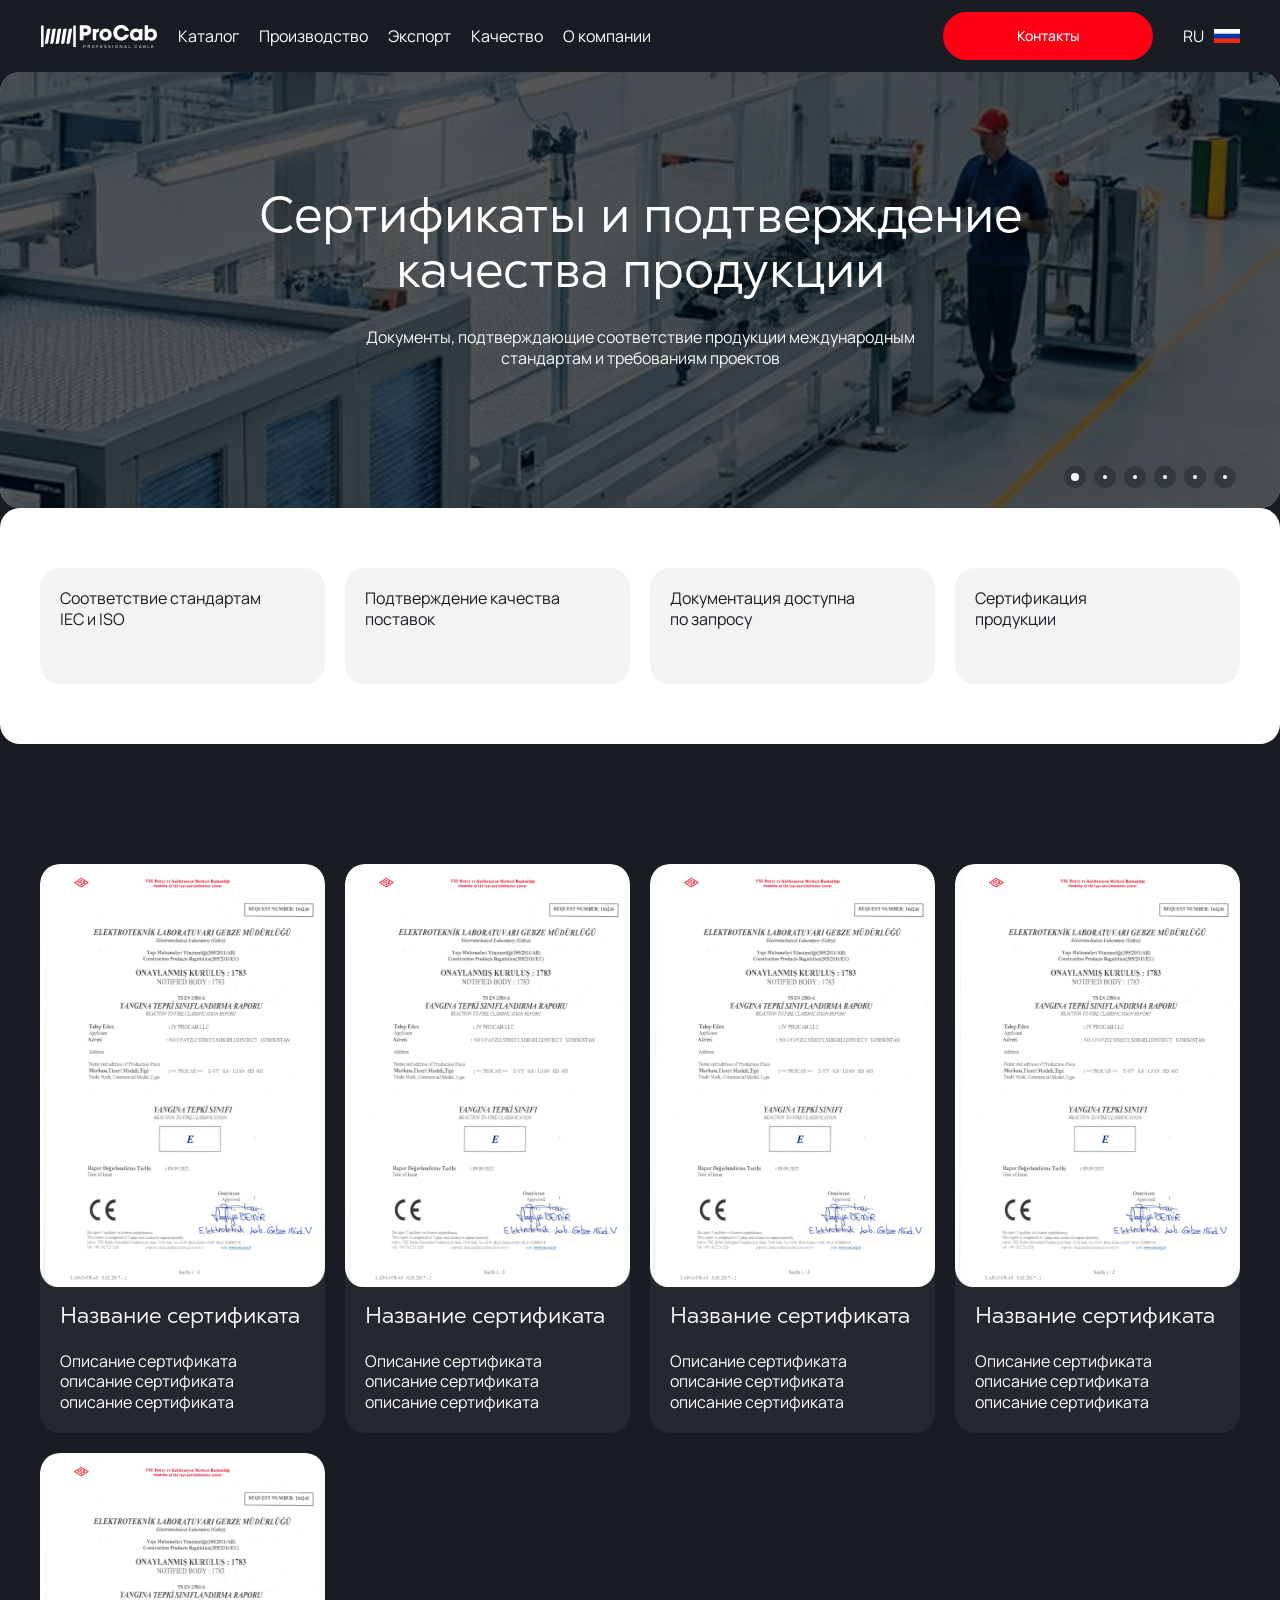
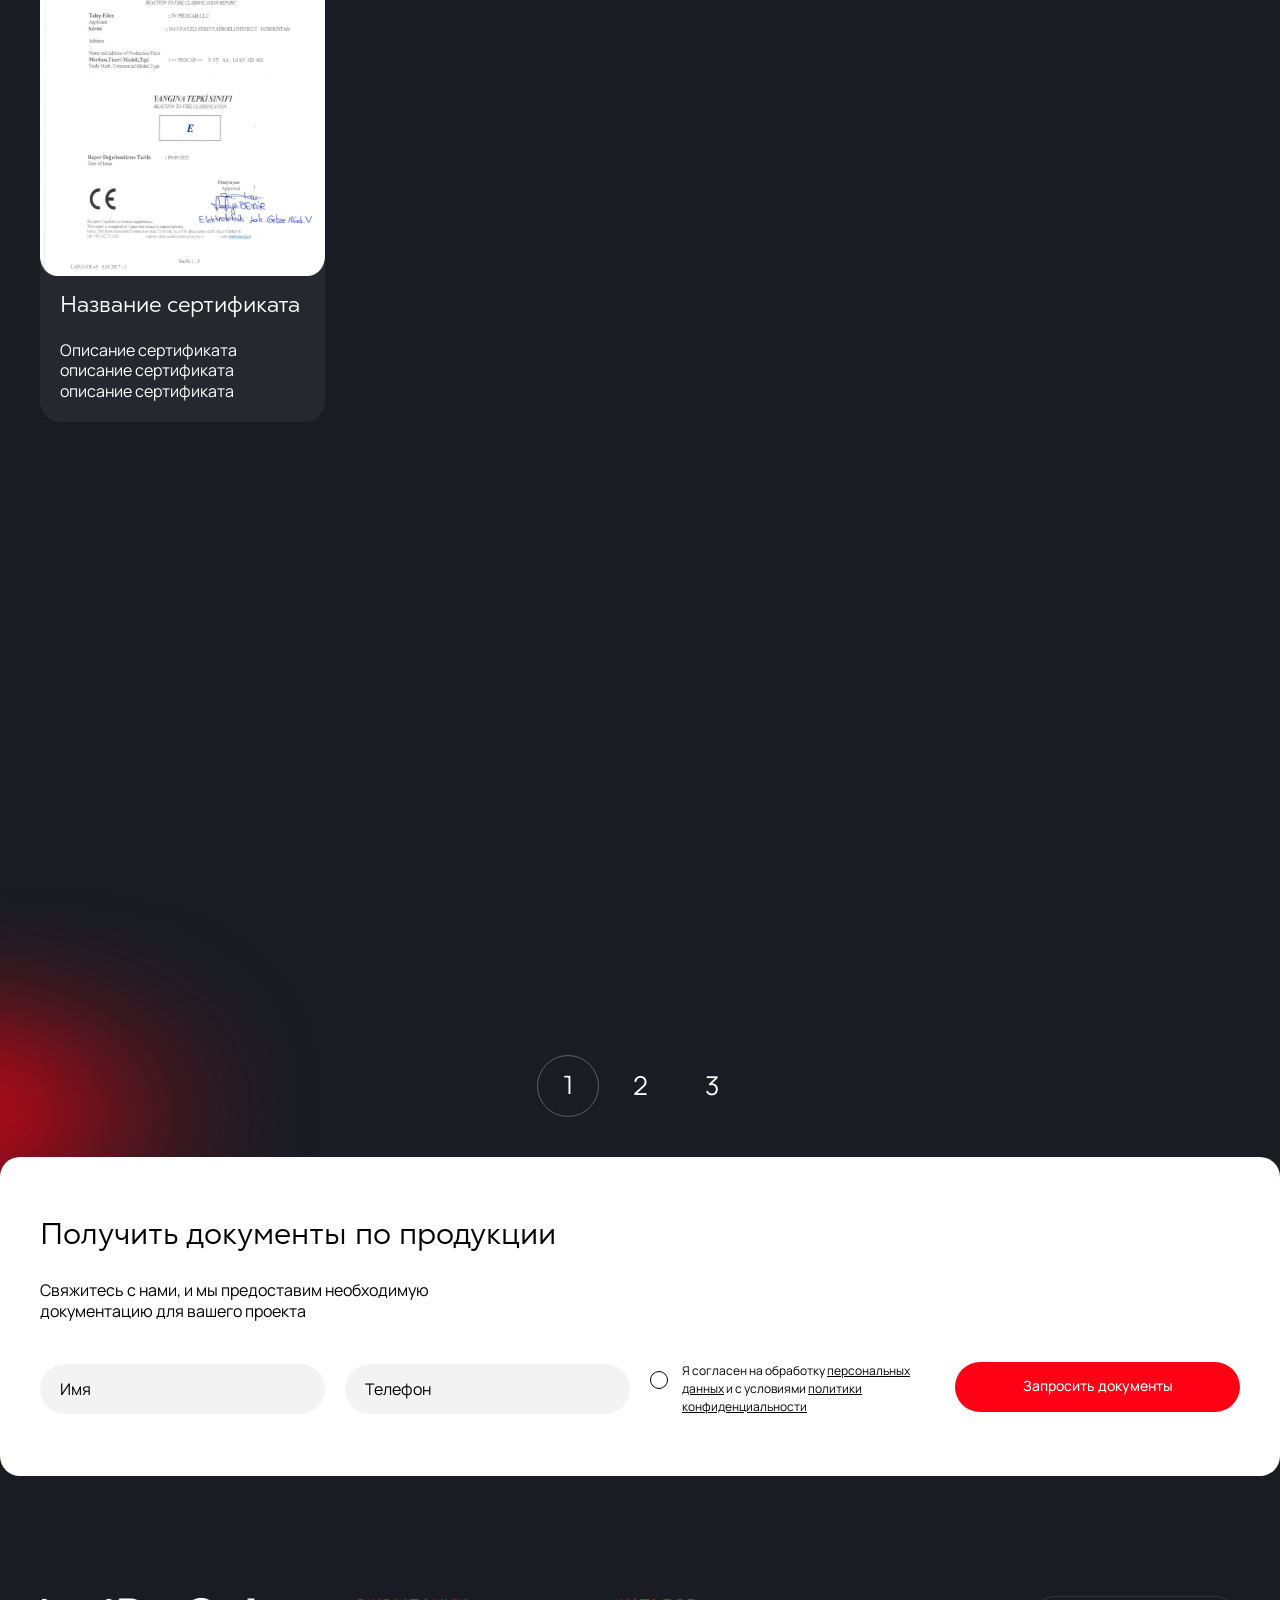
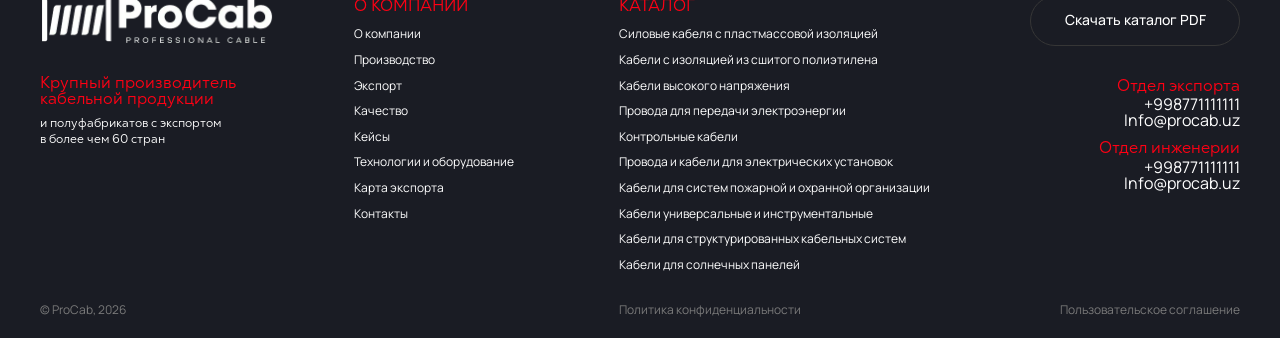
<file: certificates-page.html>
<!--header.html-->
<!doctype html>
<html lang="en">
<head>
  <meta charset="UTF-8">
  <meta name="viewport"
        content="width=device-width, user-scalable=no, initial-scale=1.0, maximum-scale=1.0, minimum-scale=1.0">
  <meta http-equiv="X-UA-Compatible" content="ie=edge">
  <meta name="format-detection" content="telephone=no">
  <link rel="preconnect" href="https://fonts.googleapis.com">
  <link rel="preconnect" href="https://fonts.gstatic.com" crossorigin>
  <link
    href="https://fonts.googleapis.com/css2?family=Manrope:wght@200..800&family=Montserrat:ital,wght@0,100..900;1,100..900&display=swap"
    rel="stylesheet">
  <link rel="icon" type="image/png" href="./img/icons/favicon.svg" sizes="32x32">
  <link rel="apple-touch-icon" href="./img/icons/favicon.svg">
  <link rel="mask-icon" href="./img/icons/favicon.svg" color="#000000">
  <link
    rel="stylesheet"
    href="https://cdn.jsdelivr.net/npm/swiper@11/swiper-bundle.min.css"
  />
  <title></title>
<script defer src="js/bundle.js"></script><script defer src="js/libs.js"></script><script defer src="js/style.js"></script><link href="css/style.min.css" rel="stylesheet"></head>
<body>

<header class="header">
  <div class="container">
    <div class="header-wrapper">
      <div class="header-left">
        <div class="logo">
          <img src="./img/logo.webp" alt="">
        </div>
        <nav class="header-nav">
          <div class="header-mobile-top">
            <div class="logo">
              <img src="./img/logo.webp" alt="">
            </div>
          </div>
          <div class="close-menu-button"></div>
          <div class="header-mobile-bottom">
            <ul class="main-menu">
              <li>
                <a href="#">Каталог</a>
              </li>
              <li>
                <a href="#">Производство</a>
              </li>
              <li>
                <a href="#">Экспорт</a>
              </li>
              <li>
                <a href="#">Качество</a>
              </li>
              <li>
                <a href="#">О компании</a>
              </li>
            </ul>
            <a href="#" class="btn btn-red btn-mobile">Контакты</a>
          </div>
        </nav>
      </div>

      <div class="header-right">
        <div class="mobile-menu-button">
          <div class="line"></div>
          <div class="line"></div>
          <div class="line"></div>
        </div>
        <a href="#" class="btn btn-red btn-pc">Контакты</a>
        <ul class="lang-switch">
          <li>
            RU
            <img src="./img/icons/lang-ru.webp" alt="">
          </li>
        </ul>
      </div>
    </div>
  </div>
</header>

<main>




<section class="default-banner banner-certificates slider-section">
  <div class="banner-slider slider-wrapper">
    <div class="swiper-wrapper">
      <div class="swiper-slide">
        <img src="./img/banner-back-pc.webp" alt="">
      </div>
      <div class="swiper-slide">
        <video autoplay muted loop src="./img/2zastavkaa.webm"></video>
      </div>
      <div class="swiper-slide">
        <img src="./img/banner-back-pc.webp" alt="">
      </div>
      <div class="swiper-slide">
        <video autoplay muted loop src="./img/2zastavkaa.webm"></video>
      </div>
      <div class="swiper-slide">
        <img src="./img/banner-back-pc.webp" alt="">
      </div>
      <div class="swiper-slide">
        <video autoplay muted loop src="./img/2zastavkaa.webm"></video>
      </div>
    </div>
  </div>
  <div class="container">
    <div class="swiper-pagination"></div>
    <div class="banner-content">
      <h1>Сертификаты <br class="br-mobile"> и подтверждение качества продукции</h1>
      <div class="description description-white">
        <p>
          Документы, подтверждающие соответствие продукции международным стандартам и требованиям проектов
        </p>
      </div>
    </div>
  </div>
</section>

<section class="partner-advantages-section export-partner-advantages certificates-partner-advantages animate-block">
  <div class="container">
    <div class="advantages-grid">
      <div class="advantage-card animate-block" data-delay="150">
        <p>Соответствие стандартам <br> IEC и ISO</p>
      </div>
      <div class="advantage-card animate-block" data-delay="300">
        <p>Подтверждение качества <br> поставок</p>
      </div>
      <div class="advantage-card animate-block" data-delay="450">
        <p>Документация доступна <br> по запросу</p>
      </div>
      <div class="advantage-card animate-block" data-delay="600">
        <p>Сертификация <br> продукции</p>
      </div>
    </div>
  </div>
</section>

<section class="certification-main">
  <div class="container">
    <div class="certificate-grid">
      <div class="certificate-item animate-block">
        <div class="certificate-image open-modal-dialog" data-src="modal-certificate">
          <img src="./img/certificate-item-img.webp" alt="">
        </div>
        <div class="certificate-content">
          <div class="card-title">Название сертификата</div>
          <div class="card-description">
            <p>Описание сертификата описание сертификата описание сертификата</p>
          </div>
        </div>
      </div>
      <div class="certificate-item animate-block" data-delay="150">
        <div class="certificate-image open-modal-dialog" data-src="modal-certificate">
          <img src="./img/certificate-item-img.webp" alt="">
        </div>
        <div class="certificate-content">
          <div class="card-title">Название сертификата</div>
          <div class="card-description">
            <p>Описание сертификата описание сертификата описание сертификата</p>
          </div>
        </div>
      </div>
      <div class="certificate-item animate-block" data-delay="300">
        <div class="certificate-image open-modal-dialog" data-src="modal-certificate">
          <img src="./img/certificate-item-img.webp" alt="">
        </div>
        <div class="certificate-content">
          <div class="card-title">Название сертификата</div>
          <div class="card-description">
            <p>Описание сертификата описание сертификата описание сертификата</p>
          </div>
        </div>
      </div>
      <div class="certificate-item animate-block" data-delay="450">
        <div class="certificate-image open-modal-dialog" data-src="modal-certificate">
          <img src="./img/certificate-item-img.webp" alt="">
        </div>
        <div class="certificate-content">
          <div class="card-title">Название сертификата</div>
          <div class="card-description">
            <p>Описание сертификата описание сертификата описание сертификата</p>
          </div>
        </div>
      </div>
      <div class="certificate-item animate-block" data-delay="600">
        <div class="certificate-image open-modal-dialog" data-src="modal-certificate">
          <img src="./img/certificate-item-img.webp" alt="">
        </div>
        <div class="certificate-content">
          <div class="card-title">Название сертификата</div>
          <div class="card-description">
            <p>Описание сертификата описание сертификата описание сертификата</p>
          </div>
        </div>
      </div>
      <div class="certificate-item animate-block" data-delay="750">
        <div class="certificate-image open-modal-dialog" data-src="modal-certificate">
          <img src="./img/certificate-item-img.webp" alt="">
        </div>
        <div class="certificate-content">
          <div class="card-title">Название сертификата</div>
          <div class="card-description">
            <p>Описание сертификата описание сертификата описание сертификата</p>
          </div>
        </div>
      </div>
      <div class="certificate-item animate-block" data-delay="900">
        <div class="certificate-image open-modal-dialog" data-src="modal-certificate">
          <img src="./img/certificate-item-img.webp" alt="">
        </div>
        <div class="certificate-content">
          <div class="card-title">Название сертификата</div>
          <div class="card-description">
            <p>Описание сертификата описание сертификата описание сертификата</p>
          </div>
        </div>
      </div>
      <div class="certificate-item animate-block" data-delay="1050">
        <div class="certificate-image open-modal-dialog" data-src="modal-certificate">
          <img src="./img/certificate-item-img.webp" alt="">
        </div>
        <div class="certificate-content">
          <div class="card-title">Название сертификата</div>
          <div class="card-description">
            <p>Описание сертификата описание сертификата описание сертификата</p>
          </div>
        </div>
      </div>
      <div class="certificate-item animate-block" data-delay="1200">
        <div class="certificate-image open-modal-dialog" data-src="modal-certificate">
          <img src="./img/certificate-item-img.webp" alt="">
        </div>
        <div class="certificate-content">
          <div class="card-title">Название сертификата</div>
          <div class="card-description">
            <p>Описание сертификата описание сертификата описание сертификата</p>
          </div>
        </div>
      </div>
      <div class="certificate-item animate-block" data-delay="1350">
        <div class="certificate-image open-modal-dialog" data-src="modal-certificate">
          <img src="./img/certificate-item-img.webp" alt="">
        </div>
        <div class="certificate-content">
          <div class="card-title">Название сертификата</div>
          <div class="card-description">
            <p>Описание сертификата описание сертификата описание сертификата</p>
          </div>
        </div>
      </div>
      <div class="certificate-item animate-block" data-delay="1500">
        <div class="certificate-image open-modal-dialog" data-src="modal-certificate">
          <img src="./img/certificate-item-img.webp" alt="">
        </div>
        <div class="certificate-content">
          <div class="card-title">Название сертификата</div>
          <div class="card-description">
            <p>Описание сертификата описание сертификата описание сертификата</p>
          </div>
        </div>
      </div>
      <div class="certificate-item animate-block" data-delay="1650">
        <div class="certificate-image open-modal-dialog" data-src="modal-certificate">
          <img src="./img/certificate-item-img.webp" alt="">
        </div>
        <div class="certificate-content">
          <div class="card-title">Название сертификата</div>
          <div class="card-description">
            <p>Описание сертификата описание сертификата описание сертификата</p>
          </div>
        </div>
      </div>
      <div class="pagination-wrapper">
        <ul>
          <li class="current">
            1
          </li>
          <li>
            <a href="#">2</a>
          </li>
          <li>
            <a href="#">3</a>
          </li>
        </ul>
      </div>
    </div>
  </div>
</section>

<section class="callback-section callback-section-light certificates-callback-section animate-block" data-delay="300">
  <div class="container">
    <h2>
      Получить документы по продукции
    </h2>
    <div class="description">
      <p>Свяжитесь с нами, и мы предоставим необходимую документацию для вашего проекта</p>
    </div>

    <div class="form-wrapper">
      <div class="wpcf7 js" id="wpcf7-f35-o1" lang="ru-RU" dir="ltr" data-wpcf7-id="35">
        <div class="screen-reader-response"><p role="status" aria-live="polite" aria-atomic="true"></p> <ul></ul></div>
        <form action="/dev/#wpcf7-f35-o1" method="post" class="wpcf7-form init" aria-label="Контактная форма" novalidate="novalidate" data-status="init">
          <fieldset class="hidden-fields-container"><input type="hidden" name="_wpcf7" value="35"><input type="hidden" name="_wpcf7_version" value="6.1.5"><input type="hidden" name="_wpcf7_locale" value="ru_RU"><input type="hidden" name="_wpcf7_unit_tag" value="wpcf7-f35-o1"><input type="hidden" name="_wpcf7_container_post" value="0"><input type="hidden" name="_wpcf7_posted_data_hash" value="">
          </fieldset>
          <p><span class="wpcf7-form-control-wrap" data-name="text-848"><input size="40" maxlength="400" class="wpcf7-form-control wpcf7-text" autocomplete="name" aria-invalid="false" placeholder="Имя" value="" type="text" name="text-848"></span><br>
            <span class="wpcf7-form-control-wrap" data-name="tel-583"><input size="40" maxlength="400" class="wpcf7-form-control wpcf7-tel wpcf7-text wpcf7-validates-as-tel" aria-invalid="false" placeholder="Телефон" value="" type="tel" name="tel-583"></span><br>
            <span class="wpcf7-form-control-wrap" data-name="acceptance-46"><span class="wpcf7-form-control wpcf7-acceptance"><span class="wpcf7-list-item"><label><input type="checkbox" name="acceptance-46" value="1" aria-invalid="false"><span class="wpcf7-list-item-label">Я согласен на обработку <a href="#">персональных данных</a> и с условиями <a href="#">политики конфиденциальности</a></span></label></span></span></span><br>
            <input class="wpcf7-form-control wpcf7-submit has-spinner" type="submit" value="Запросить документы" disabled=""><span class="wpcf7-spinner"></span>
          </p><div class="wpcf7-response-output" aria-hidden="true"></div>
        </form>
      </div>
    </div>

  </div>
</section>

<!--footer.html-->
</main>

<footer class="footer">
    <div class="container">
      <div class="footer-grid">
        <div class="grid-column">
          <div class="logo">
            <img src="./img/logo.webp" alt="">
          </div>
          <div class="footer-description">
            <p>
              <strong>
                Крупный производитель кабельной продукции
              </strong>
              и полуфабрикатов с экспортом <br> в более чем 60 стран
            </p>
          </div>
        </div>
        <div class="grid-column">
          <nav class="footer-nav">
            <div class="footer-title">О КОМПАНИИ</div>
            <ul class="footer-menu">
              <li>
                <a href="#">О компании</a>
              </li>
              <li>
                <a href="#">Производство</a>
              </li>
              <li>
                <a href="#">Экспорт</a>
              </li>
              <li>
                <a href="#">Качество</a>
              </li>
              <li>
                <a href="#">Кейсы</a>
              </li>
              <li>
                <a href="#">Технологии и оборудование</a>
              </li>
              <li>
                <a href="#">Карта экспорта</a>
              </li>
              <li>
                <a href="#">Контакты</a>
              </li>
            </ul>
          </nav>
        </div>
        <div class="grid-column">
          <nav class="footer-nav">
            <div class="footer-title">КАТАЛОГ</div>
            <ul class="footer-menu">
              <li>
                <a href="#">Силовые кабеля с пластмассовой изоляцией</a>
              </li>
              <li>
                <a href="#">Кабели с изоляцией из сшитого полиэтилена</a>
              </li>
              <li>
                <a href="#">Кабели высокого напряжения</a>
              </li>
              <li>
                <a href="#">Провода для передачи электроэнергии</a>
              </li>
              <li>
                <a href="#">Контрольные кабели</a>
              </li>
              <li>
                <a href="#">Провода и кабели для электрических установок</a>
              </li>
              <li>
                <a href="#">Кабели для систем пожарной и охранной организации</a>
              </li>
              <li>
                <a href="#">Кабели универсальные и инструментальные</a>
              </li>
              <li>
                <a href="#">Кабели для структурированных кабельных систем</a>
              </li>
              <li>
                <a href="#">Кабели для солнечных панелей</a>
              </li>
            </ul>
          </nav>
        </div>
        <div class="grid-column">
          <a href="#" class="btn btn-bordered">Скачать каталог PDF</a>
          <div class="footer-contacts">
            <div class="footer-contact-item">
              <div class="footer-title">Отдел экспорта</div>
              <a href="#">+998771111111</a>
              <a href="#">Info@procab.uz</a>
            </div>
            <div class="footer-contact-item">
              <div class="footer-title">Отдел инженерии</div>
              <a href="#">+998771111111</a>
              <a href="#">Info@procab.uz</a>
            </div>
          </div>
        </div>
      </div>
      <div class="footer-bottom">
        <div class="footer-column">
          <div class="footer-copy">
            © ProCab, 2026
          </div>
        </div>
        <div class="footer-column">
          <div class="footer-links">
            <a href="#">Политика конфиденциальности</a>
            <a href="#">Пользовательское соглашение</a>
          </div>
        </div>
      </div>
    </div>
</footer>

<div class="modal-dialog modal-certificate">
  <div class="modal-content">
    <div class="modal-body">
      <button type="button" class="modal-close" data-dismiss="modal" aria-label="Close"></button>
      <div class="certificate-wrapper">
        <div class="certificate-img">
          <img src="./img/certificate-popup-img.webp" alt="">
        </div>
        <div class="certificate-content">
          <div class="certificate-title">Название сертификата</div>
          <div class="certificate-description">
            <p>Описание сертификата описание сертификата описание сертификата описание сертификата описание сертификата описание сертификата описание сертификата описание сертификата описание сертификата описание сертификата описание сертификата описание сертификата описание сертификата описание сертификата описание сертификата</p>
          </div>
        </div>
      </div>
    </div>
  </div>
</div>

<div class="modal-dialog modal-video">
  <div class="modal-content">
    <div class="modal-body">
      <button type="button" class="modal-close" data-dismiss="modal" aria-label="Close"></button>
     <div class="video-wrapper">
       <video autoplay muted loop src="./img/2zastavkaa.webm"></video>
     </div>
    </div>
  </div>
</div>

<script src="https://cdn.jsdelivr.net/npm/swiper@11/swiper-bundle.min.js"></script>
</body>
</html>
</file>
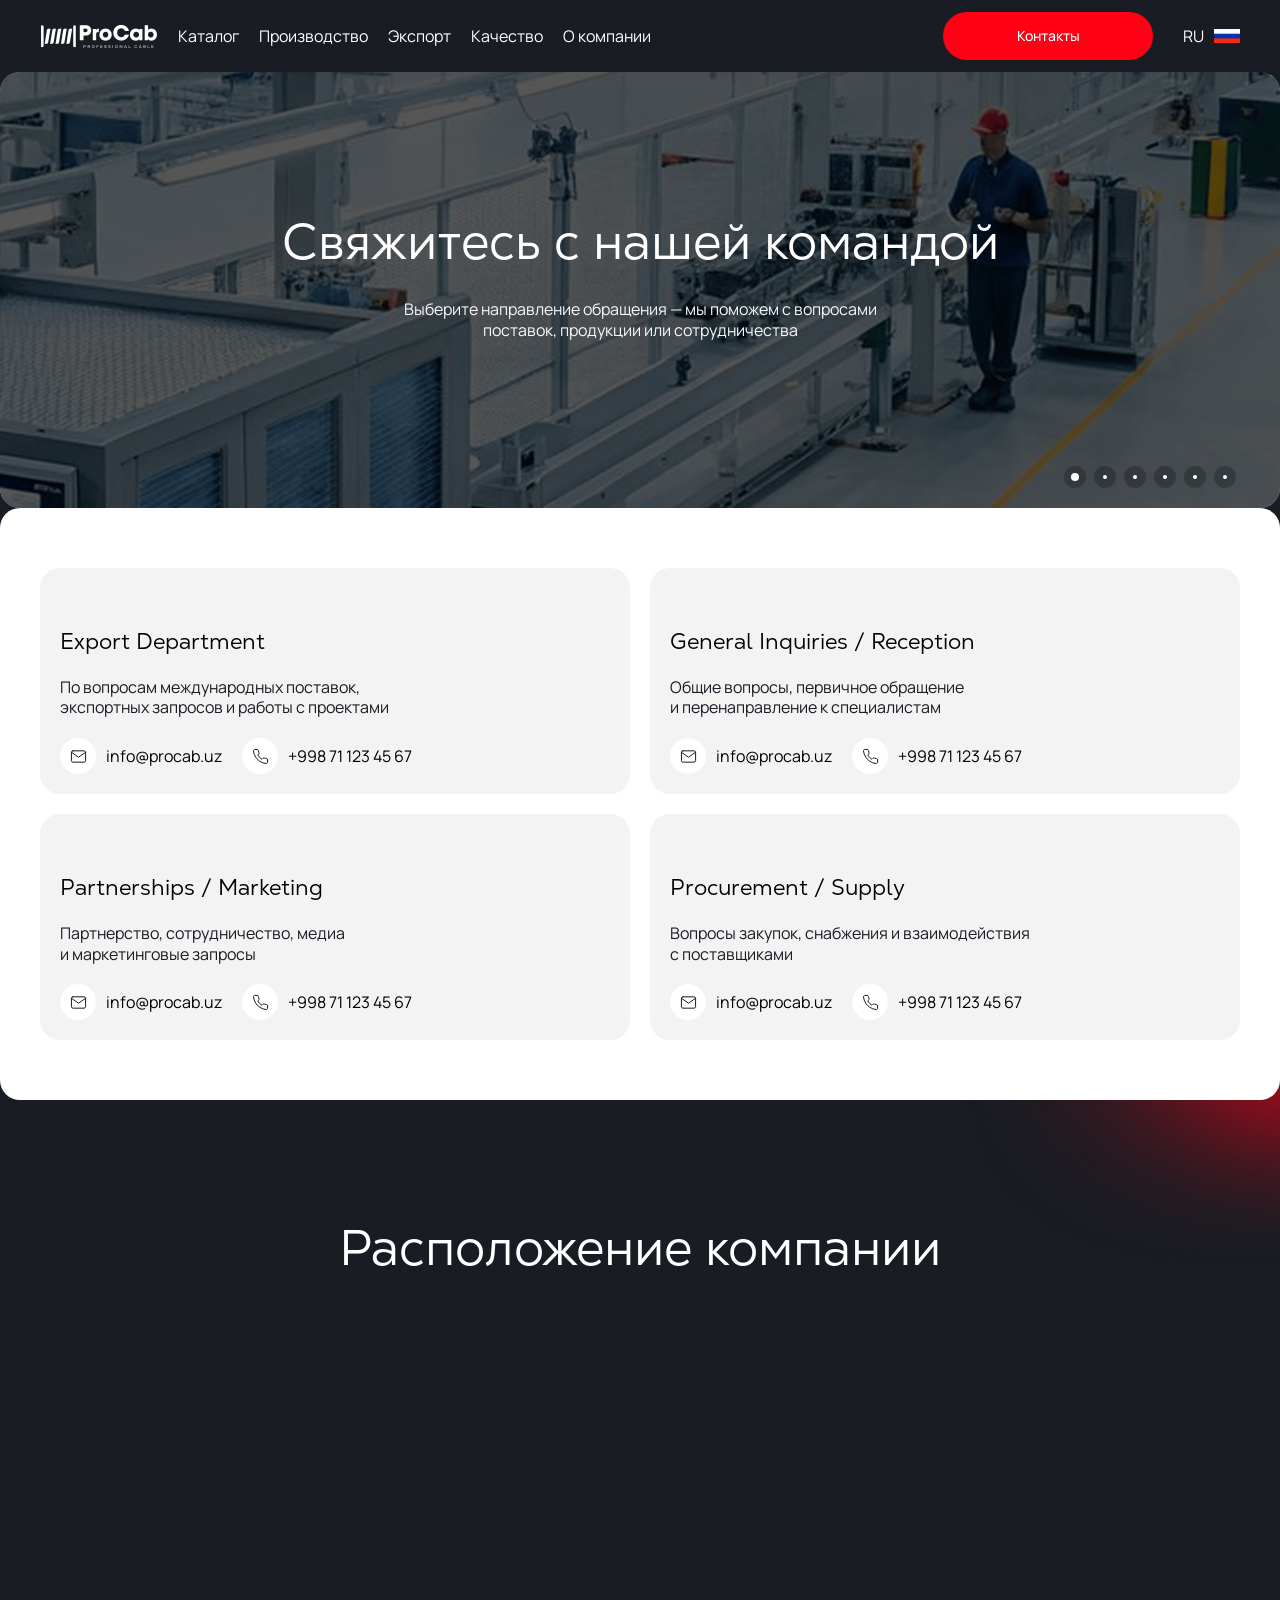
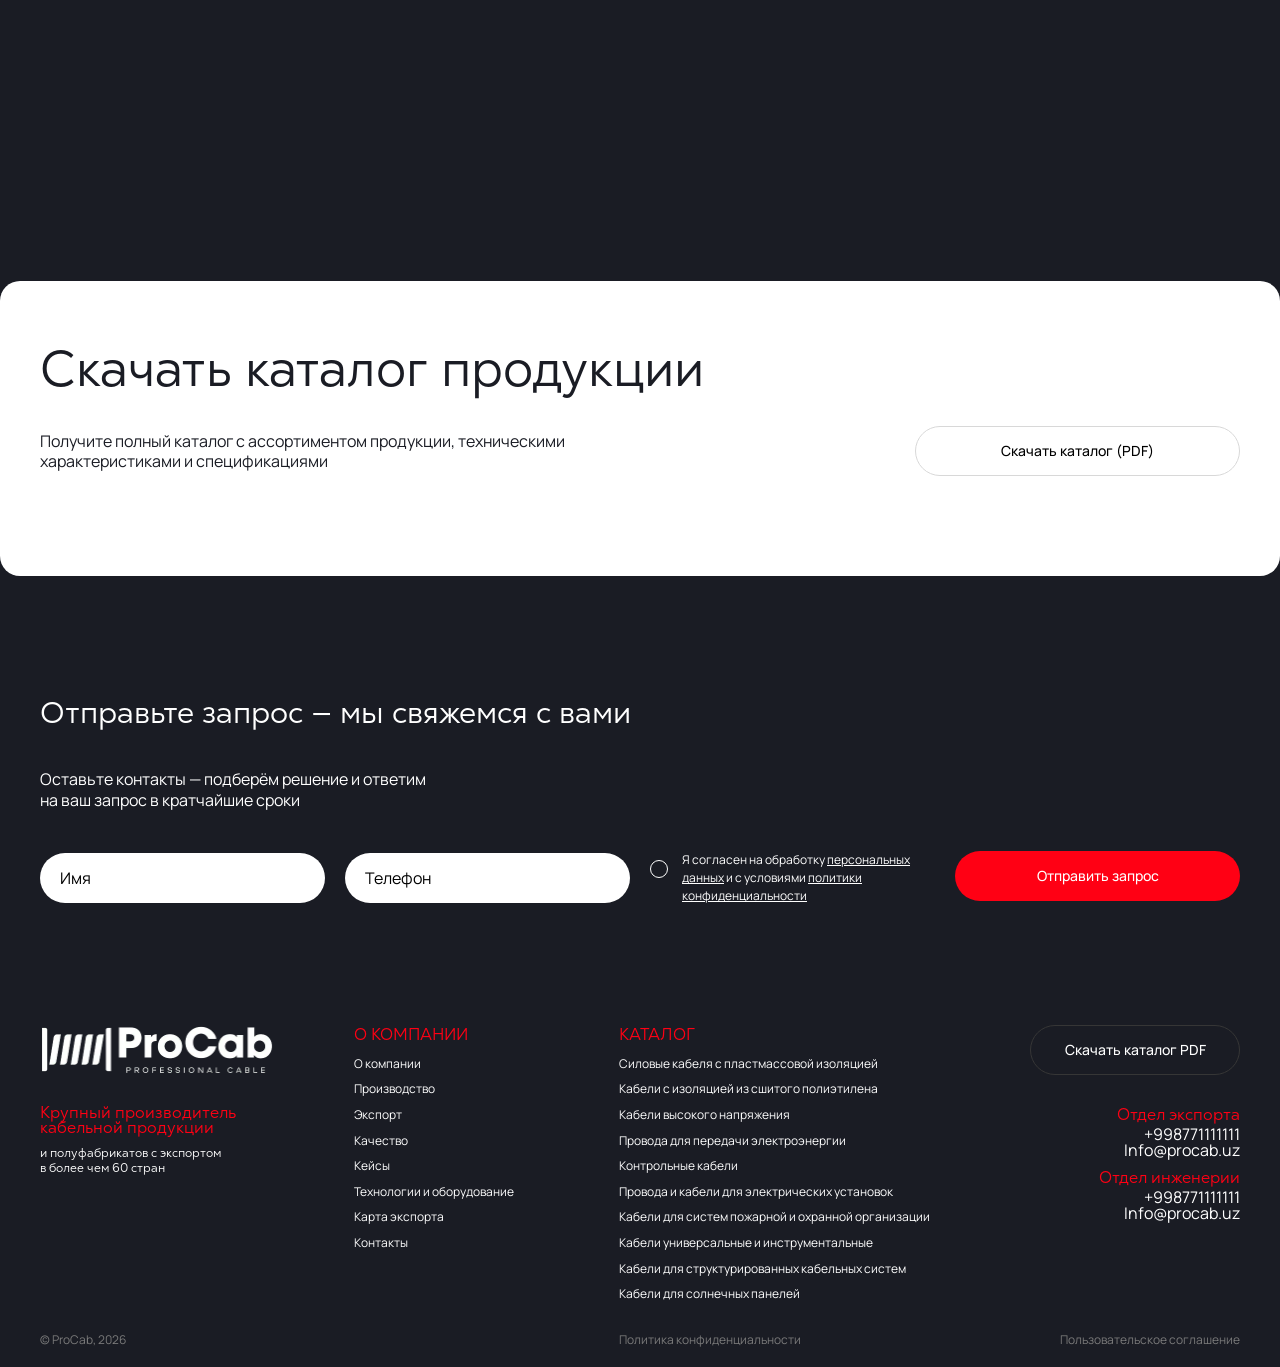
<file: contacts.html>
<!--header.html-->
<!doctype html>
<html lang="en">
<head>
  <meta charset="UTF-8">
  <meta name="viewport"
        content="width=device-width, user-scalable=no, initial-scale=1.0, maximum-scale=1.0, minimum-scale=1.0">
  <meta http-equiv="X-UA-Compatible" content="ie=edge">
  <meta name="format-detection" content="telephone=no">
  <link rel="preconnect" href="https://fonts.googleapis.com">
  <link rel="preconnect" href="https://fonts.gstatic.com" crossorigin>
  <link
    href="https://fonts.googleapis.com/css2?family=Manrope:wght@200..800&family=Montserrat:ital,wght@0,100..900;1,100..900&display=swap"
    rel="stylesheet">
  <link rel="icon" type="image/png" href="./img/icons/favicon.svg" sizes="32x32">
  <link rel="apple-touch-icon" href="./img/icons/favicon.svg">
  <link rel="mask-icon" href="./img/icons/favicon.svg" color="#000000">
  <link
    rel="stylesheet"
    href="https://cdn.jsdelivr.net/npm/swiper@11/swiper-bundle.min.css"
  />
  <title></title>
<script defer src="js/bundle.js"></script><script defer src="js/libs.js"></script><script defer src="js/style.js"></script><link href="css/style.min.css" rel="stylesheet"></head>
<body>

<header class="header">
  <div class="container">
    <div class="header-wrapper">
      <div class="header-left">
        <div class="logo">
          <img src="./img/logo.webp" alt="">
        </div>
        <nav class="header-nav">
          <div class="header-mobile-top">
            <div class="logo">
              <img src="./img/logo.webp" alt="">
            </div>
          </div>
          <div class="close-menu-button"></div>
          <div class="header-mobile-bottom">
            <ul class="main-menu">
              <li>
                <a href="#">Каталог</a>
              </li>
              <li>
                <a href="#">Производство</a>
              </li>
              <li>
                <a href="#">Экспорт</a>
              </li>
              <li>
                <a href="#">Качество</a>
              </li>
              <li>
                <a href="#">О компании</a>
              </li>
            </ul>
            <a href="#" class="btn btn-red btn-mobile">Контакты</a>
          </div>
        </nav>
      </div>

      <div class="header-right">
        <div class="mobile-menu-button">
          <div class="line"></div>
          <div class="line"></div>
          <div class="line"></div>
        </div>
        <a href="#" class="btn btn-red btn-pc">Контакты</a>
        <ul class="lang-switch">
          <li>
            RU
            <img src="./img/icons/lang-ru.webp" alt="">
          </li>
        </ul>
      </div>
    </div>
  </div>
</header>

<main>




<section class="default-banner contacts-banner slider-section">
  <div class="banner-slider slider-wrapper">
    <div class="swiper-wrapper">
      <div class="swiper-slide">
        <img src="./img/banner-back-pc.webp" alt="">
      </div>
      <div class="swiper-slide">
        <video autoplay muted loop src="./img/2zastavkaa.webm"></video>
      </div>
      <div class="swiper-slide">
        <img src="./img/banner-back-pc.webp" alt="">
      </div>
      <div class="swiper-slide">
        <video autoplay muted loop src="./img/2zastavkaa.webm"></video>
      </div>
      <div class="swiper-slide">
        <img src="./img/banner-back-pc.webp" alt="">
      </div>
      <div class="swiper-slide">
        <video autoplay muted loop src="./img/2zastavkaa.webm"></video>
      </div>
    </div>
  </div>
  <div class="container">
    <div class="swiper-pagination"></div>
    <div class="banner-content">
      <h1>Свяжитесь с нашей командой</h1>
      <div class="description description-white">
        <p>
          Выберите направление обращения — мы поможем с вопросами поставок, продукции или сотрудничества
        </p>
      </div>
    </div>
  </div>
</section>

<section class="contact-main animate-block">
  <div class="container">
    <div class="contacts-grid">
      <div class="contact-card animate-block" data-delay="150">
        <div class="card-title">Export Department</div>
        <div class="card-description">
          <p>По вопросам международных поставок, <br> экспортных запросов и работы с проектами</p>
        </div>
        <div class="card-contact-links">
          <a href="#" class="contact-link contact-link-mail">info@procab.uz</a>
          <a href="#" class="contact-link contact-link-phone">+998 71 123 45 67</a>
        </div>
      </div>
      <div class="contact-card animate-block" data-delay="300">
        <div class="card-title">General Inquiries / Reception</div>
        <div class="card-description">
          <p>Общие вопросы, первичное обращение <br> и перенаправление к специалистам</p>
        </div>
        <div class="card-contact-links">
          <a href="#" class="contact-link contact-link-mail">info@procab.uz</a>
          <a href="#" class="contact-link contact-link-phone">+998 71 123 45 67</a>
        </div>
      </div>
      <div class="contact-card animate-block" data-delay="450">
        <div class="card-title">Partnerships / Marketing</div>
        <div class="card-description">
          <p>Партнерство, сотрудничество, медиа <br> и маркетинговые запросы</p>
        </div>
        <div class="card-contact-links">
          <a href="#" class="contact-link contact-link-mail">info@procab.uz</a>
          <a href="#" class="contact-link contact-link-phone">+998 71 123 45 67</a>
        </div>
      </div>
      <div class="contact-card animate-block" data-delay="600">
        <div class="card-title">Procurement / Supply</div>
        <div class="card-description">
          <p>Вопросы закупок, снабжения и взаимодействия <br> с поставщиками</p>
        </div>
        <div class="card-contact-links">
          <a href="#" class="contact-link contact-link-mail">info@procab.uz</a>
          <a href="#" class="contact-link contact-link-phone">+998 71 123 45 67</a>
        </div>
      </div>
    </div>
  </div>
</section>

<section class="contacts-map-section animate-block">
  <div class="container">
    <div class="title-colored title-colored-white">
      <h2>Расположение компании</h2>
    </div>
  </div>
  <div class="map-wrapper">
    <iframe src="https://www.google.com/maps/embed?pb=!1m18!1m12!1m3!1d543129.0061305016!2d69.0285447252102!3d41.23501371675826!2m3!1f0!2f0!3f0!3m2!1i1024!2i768!4f13.1!3m3!1m2!1s0x38ae8b0cc379e9c3%3A0xa5a9323b4aa5cb98!2z0KLQsNGI0LrQtdC90YIsINCj0LfQsdC10LrQuNGB0YLQsNC9!5e0!3m2!1sru!2sru!4v1779863080027!5m2!1sru!2sru" width="600" height="450" style="border:0;" allowfullscreen="" loading="lazy" referrerpolicy="no-referrer-when-downgrade"></iframe>
  </div>
</section>

<section class="catalog-download-section animate-block">
  <div class="container">
    <h2>Скачать каталог продукции</h2>
    <div class="description">
      <p>Получите полный каталог с ассортиментом продукции, техническими характеристиками и спецификациями</p>
      <a href="#" class="btn btn-bordered">Скачать каталог (PDF)</a>
    </div>
  </div>
</section>

<section class="callback-section contacts-callback-section animate-block" data-delay="300">
  <div class="container">
    <div class="title-colored title-colored-white">
      <h2>
        Отправьте запрос — мы свяжемся с вами
      </h2>
    </div>
    <div class="description description-white">
      <p>Оставьте контакты — подберём решение и ответим на ваш запрос в кратчайшие сроки</p>
    </div>

    <div class="form-wrapper">
      <div class="wpcf7 js" id="wpcf7-f35-o1" lang="ru-RU" dir="ltr" data-wpcf7-id="35">
        <div class="screen-reader-response"><p role="status" aria-live="polite" aria-atomic="true"></p> <ul></ul></div>
        <form action="/dev/#wpcf7-f35-o1" method="post" class="wpcf7-form init" aria-label="Контактная форма" novalidate="novalidate" data-status="init">
          <fieldset class="hidden-fields-container"><input type="hidden" name="_wpcf7" value="35"><input type="hidden" name="_wpcf7_version" value="6.1.5"><input type="hidden" name="_wpcf7_locale" value="ru_RU"><input type="hidden" name="_wpcf7_unit_tag" value="wpcf7-f35-o1"><input type="hidden" name="_wpcf7_container_post" value="0"><input type="hidden" name="_wpcf7_posted_data_hash" value="">
          </fieldset>
          <p><span class="wpcf7-form-control-wrap" data-name="text-848"><input size="40" maxlength="400" class="wpcf7-form-control wpcf7-text" autocomplete="name" aria-invalid="false" placeholder="Имя" value="" type="text" name="text-848"></span><br>
            <span class="wpcf7-form-control-wrap" data-name="tel-583"><input size="40" maxlength="400" class="wpcf7-form-control wpcf7-tel wpcf7-text wpcf7-validates-as-tel" aria-invalid="false" placeholder="Телефон" value="" type="tel" name="tel-583"></span><br>
            <span class="wpcf7-form-control-wrap" data-name="acceptance-46"><span class="wpcf7-form-control wpcf7-acceptance"><span class="wpcf7-list-item"><label><input type="checkbox" name="acceptance-46" value="1" aria-invalid="false"><span class="wpcf7-list-item-label">Я согласен на обработку <a href="#">персональных данных</a> и с условиями <a href="#">политики конфиденциальности</a></span></label></span></span></span><br>
            <input class="wpcf7-form-control wpcf7-submit has-spinner" type="submit" value="Отправить запрос" disabled=""><span class="wpcf7-spinner"></span>
          </p><div class="wpcf7-response-output" aria-hidden="true"></div>
        </form>
      </div>
    </div>

  </div>
</section>

<!--footer.html-->
</main>

<footer class="footer">
    <div class="container">
      <div class="footer-grid">
        <div class="grid-column">
          <div class="logo">
            <img src="./img/logo.webp" alt="">
          </div>
          <div class="footer-description">
            <p>
              <strong>
                Крупный производитель кабельной продукции
              </strong>
              и полуфабрикатов с экспортом <br> в более чем 60 стран
            </p>
          </div>
        </div>
        <div class="grid-column">
          <nav class="footer-nav">
            <div class="footer-title">О КОМПАНИИ</div>
            <ul class="footer-menu">
              <li>
                <a href="#">О компании</a>
              </li>
              <li>
                <a href="#">Производство</a>
              </li>
              <li>
                <a href="#">Экспорт</a>
              </li>
              <li>
                <a href="#">Качество</a>
              </li>
              <li>
                <a href="#">Кейсы</a>
              </li>
              <li>
                <a href="#">Технологии и оборудование</a>
              </li>
              <li>
                <a href="#">Карта экспорта</a>
              </li>
              <li>
                <a href="#">Контакты</a>
              </li>
            </ul>
          </nav>
        </div>
        <div class="grid-column">
          <nav class="footer-nav">
            <div class="footer-title">КАТАЛОГ</div>
            <ul class="footer-menu">
              <li>
                <a href="#">Силовые кабеля с пластмассовой изоляцией</a>
              </li>
              <li>
                <a href="#">Кабели с изоляцией из сшитого полиэтилена</a>
              </li>
              <li>
                <a href="#">Кабели высокого напряжения</a>
              </li>
              <li>
                <a href="#">Провода для передачи электроэнергии</a>
              </li>
              <li>
                <a href="#">Контрольные кабели</a>
              </li>
              <li>
                <a href="#">Провода и кабели для электрических установок</a>
              </li>
              <li>
                <a href="#">Кабели для систем пожарной и охранной организации</a>
              </li>
              <li>
                <a href="#">Кабели универсальные и инструментальные</a>
              </li>
              <li>
                <a href="#">Кабели для структурированных кабельных систем</a>
              </li>
              <li>
                <a href="#">Кабели для солнечных панелей</a>
              </li>
            </ul>
          </nav>
        </div>
        <div class="grid-column">
          <a href="#" class="btn btn-bordered">Скачать каталог PDF</a>
          <div class="footer-contacts">
            <div class="footer-contact-item">
              <div class="footer-title">Отдел экспорта</div>
              <a href="#">+998771111111</a>
              <a href="#">Info@procab.uz</a>
            </div>
            <div class="footer-contact-item">
              <div class="footer-title">Отдел инженерии</div>
              <a href="#">+998771111111</a>
              <a href="#">Info@procab.uz</a>
            </div>
          </div>
        </div>
      </div>
      <div class="footer-bottom">
        <div class="footer-column">
          <div class="footer-copy">
            © ProCab, 2026
          </div>
        </div>
        <div class="footer-column">
          <div class="footer-links">
            <a href="#">Политика конфиденциальности</a>
            <a href="#">Пользовательское соглашение</a>
          </div>
        </div>
      </div>
    </div>
</footer>

<div class="modal-dialog modal-certificate">
  <div class="modal-content">
    <div class="modal-body">
      <button type="button" class="modal-close" data-dismiss="modal" aria-label="Close"></button>
      <div class="certificate-wrapper">
        <div class="certificate-img">
          <img src="./img/certificate-popup-img.webp" alt="">
        </div>
        <div class="certificate-content">
          <div class="certificate-title">Название сертификата</div>
          <div class="certificate-description">
            <p>Описание сертификата описание сертификата описание сертификата описание сертификата описание сертификата описание сертификата описание сертификата описание сертификата описание сертификата описание сертификата описание сертификата описание сертификата описание сертификата описание сертификата описание сертификата</p>
          </div>
        </div>
      </div>
    </div>
  </div>
</div>

<div class="modal-dialog modal-video">
  <div class="modal-content">
    <div class="modal-body">
      <button type="button" class="modal-close" data-dismiss="modal" aria-label="Close"></button>
     <div class="video-wrapper">
       <video autoplay muted loop src="./img/2zastavkaa.webm"></video>
     </div>
    </div>
  </div>
</div>

<script src="https://cdn.jsdelivr.net/npm/swiper@11/swiper-bundle.min.js"></script>
</body>
</html>
</file>
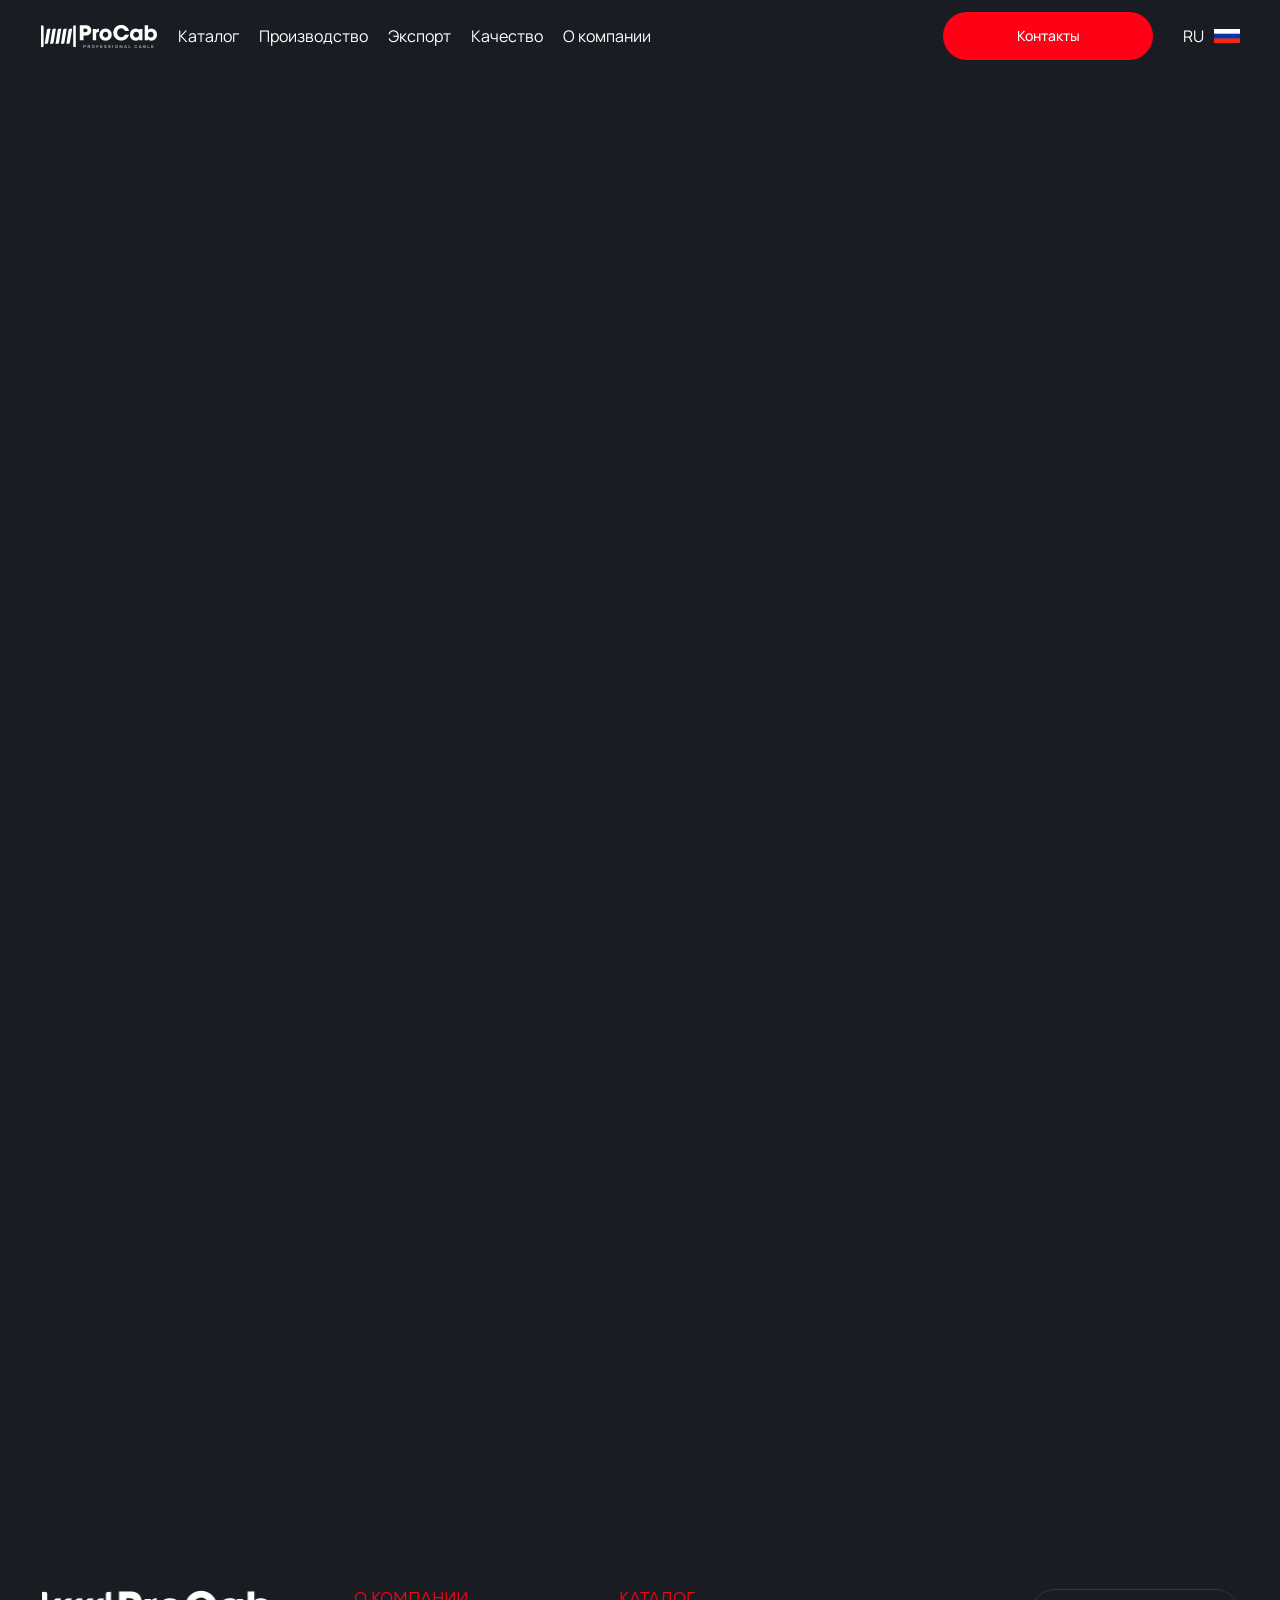
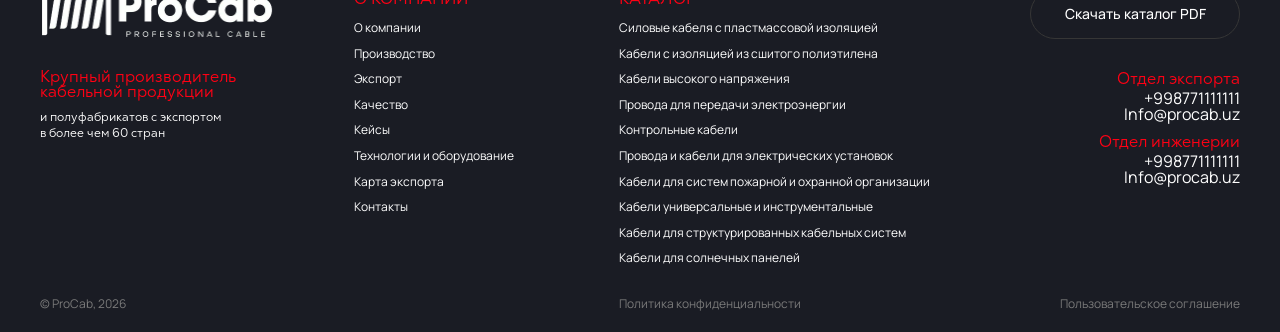
<file: page.html>
<!--header.html-->
<!doctype html>
<html lang="en">
<head>
  <meta charset="UTF-8">
  <meta name="viewport"
        content="width=device-width, user-scalable=no, initial-scale=1.0, maximum-scale=1.0, minimum-scale=1.0">
  <meta http-equiv="X-UA-Compatible" content="ie=edge">
  <meta name="format-detection" content="telephone=no">
  <link rel="preconnect" href="https://fonts.googleapis.com">
  <link rel="preconnect" href="https://fonts.gstatic.com" crossorigin>
  <link
    href="https://fonts.googleapis.com/css2?family=Manrope:wght@200..800&family=Montserrat:ital,wght@0,100..900;1,100..900&display=swap"
    rel="stylesheet">
  <link rel="icon" type="image/png" href="./img/icons/favicon.svg" sizes="32x32">
  <link rel="apple-touch-icon" href="./img/icons/favicon.svg">
  <link rel="mask-icon" href="./img/icons/favicon.svg" color="#000000">
  <link
    rel="stylesheet"
    href="https://cdn.jsdelivr.net/npm/swiper@11/swiper-bundle.min.css"
  />
  <title></title>
<script defer src="js/bundle.js"></script><script defer src="js/libs.js"></script><script defer src="js/style.js"></script><link href="css/style.min.css" rel="stylesheet"></head>
<body>

<header class="header">
  <div class="container">
    <div class="header-wrapper">
      <div class="header-left">
        <div class="logo">
          <img src="./img/logo.webp" alt="">
        </div>
        <nav class="header-nav">
          <div class="header-mobile-top">
            <div class="logo">
              <img src="./img/logo.webp" alt="">
            </div>
          </div>
          <div class="close-menu-button"></div>
          <div class="header-mobile-bottom">
            <ul class="main-menu">
              <li>
                <a href="#">Каталог</a>
              </li>
              <li>
                <a href="#">Производство</a>
              </li>
              <li>
                <a href="#">Экспорт</a>
              </li>
              <li>
                <a href="#">Качество</a>
              </li>
              <li>
                <a href="#">О компании</a>
              </li>
            </ul>
            <a href="#" class="btn btn-red btn-mobile">Контакты</a>
          </div>
        </nav>
      </div>

      <div class="header-right">
        <div class="mobile-menu-button">
          <div class="line"></div>
          <div class="line"></div>
          <div class="line"></div>
        </div>
        <a href="#" class="btn btn-red btn-pc">Контакты</a>
        <ul class="lang-switch">
          <li>
            RU
            <img src="./img/icons/lang-ru.webp" alt="">
          </li>
        </ul>
      </div>
    </div>
  </div>
</header>

<main>




<section class="content-section-default">
  <div class="container">
    <h2>Политика обработки персональных данных</h2>

    <h3>1. Общие положения</h3>
    <p>1.1. Настоящая Политика определяет порядок обработки и защиты информации о физических лицах (далее — Пользователи), использующих сайт http://www.lexika.pro/ (далее — Сайт).</p>
    <p>1.2. Цель настоящей Политики — обеспечение защиты прав и свобод человека при обработке его персональных данных.</p>

    <h3>2. Данные для сбора</h3>
    <p>2.1. Данные для сбора – это данные, которые добровольно предоставляются Пользователем Сайта. При заполнении форм на Сайте (например, для заказа подбора сувениров или консультации) предоставляется: имя, контактный телефон, адрес электронной почты.</p>
    <p>2.2. Данные, собираемые автоматически: IP-адрес, данные файлов cookie, сведения о браузере, время посещения. Эти данные используются для технической оптимизации сайта и не используются для идентификации личности.</p>

    <h3>3. Цели сбора данных</h3>
    <p>Данные используются исключительно для:</p>
    <ul>
      <li>Обратной связи (чтобы проконсультировать по подбору услуги).</li>
      <li>Направления коммерческих предложений и уточнения деталей заказа.</li>
      <li>Улучшения работы Сайта.</li>
    </ul>

    <h3>4. Защита данных</h3>
    <p>Владелец Сайта принимает все необходимые организационные и технические меры для защиты персональных данных Пользователя от неправомерного доступа, уничтожения, изменения или распространения.</p>

    <h3>5. Передача данных третьим лицам</h3>
    <p>Данные Пользователя третьим лицам не передаются. Исключение составляют случаи, предусмотренные законодательством РФ (например, по запросу правоохранительных органов).</p>

    <h3>6. Права пользователей Сайта</h3>
    <p>Пользователь может в любой момент отозвать свое согласие на обработку данных, направив письмо на электронную почту: <a href="mailto:info@lexika.pro">info@lexika.pro</a>.</p>

    <h3>7. Права на интеллектуальную собственность</h3>
    <p>Права на интеллектуальную собственность используемых логотипов и отличительных знаков принадлежат их владельцам, поставщики товаров и производимых услуг на них не претендуют и ответственности не несут.</p>

    <h3>Юридическая информация (Реквизиты)</h3>
    <ul class="bank-details">
      <li><strong>Расчётный счёт:</strong> 40802810320000341047</li>
      <li><strong>Название банка:</strong> ООО "Банк Точка"</li>
      <li><strong>БИК:</strong> 044525104</li>
      <li><strong>Корреспондентский счёт:</strong> 30101810745374525104</li>
      <li><strong>Наименование:</strong> Индивидуальный предприниматель Галкина Екатерина Алексеевна</li>
      <li><strong>ИНН:</strong> 121515405372</li>
    </ul>

    <p>© 2024–2026, ИП Галкина Е. А.</p>
  </div>
</section>

<!--footer.html-->
</main>

<footer class="footer">
    <div class="container">
      <div class="footer-grid">
        <div class="grid-column">
          <div class="logo">
            <img src="./img/logo.webp" alt="">
          </div>
          <div class="footer-description">
            <p>
              <strong>
                Крупный производитель кабельной продукции
              </strong>
              и полуфабрикатов с экспортом <br> в более чем 60 стран
            </p>
          </div>
        </div>
        <div class="grid-column">
          <nav class="footer-nav">
            <div class="footer-title">О КОМПАНИИ</div>
            <ul class="footer-menu">
              <li>
                <a href="#">О компании</a>
              </li>
              <li>
                <a href="#">Производство</a>
              </li>
              <li>
                <a href="#">Экспорт</a>
              </li>
              <li>
                <a href="#">Качество</a>
              </li>
              <li>
                <a href="#">Кейсы</a>
              </li>
              <li>
                <a href="#">Технологии и оборудование</a>
              </li>
              <li>
                <a href="#">Карта экспорта</a>
              </li>
              <li>
                <a href="#">Контакты</a>
              </li>
            </ul>
          </nav>
        </div>
        <div class="grid-column">
          <nav class="footer-nav">
            <div class="footer-title">КАТАЛОГ</div>
            <ul class="footer-menu">
              <li>
                <a href="#">Силовые кабеля с пластмассовой изоляцией</a>
              </li>
              <li>
                <a href="#">Кабели с изоляцией из сшитого полиэтилена</a>
              </li>
              <li>
                <a href="#">Кабели высокого напряжения</a>
              </li>
              <li>
                <a href="#">Провода для передачи электроэнергии</a>
              </li>
              <li>
                <a href="#">Контрольные кабели</a>
              </li>
              <li>
                <a href="#">Провода и кабели для электрических установок</a>
              </li>
              <li>
                <a href="#">Кабели для систем пожарной и охранной организации</a>
              </li>
              <li>
                <a href="#">Кабели универсальные и инструментальные</a>
              </li>
              <li>
                <a href="#">Кабели для структурированных кабельных систем</a>
              </li>
              <li>
                <a href="#">Кабели для солнечных панелей</a>
              </li>
            </ul>
          </nav>
        </div>
        <div class="grid-column">
          <a href="#" class="btn btn-bordered">Скачать каталог PDF</a>
          <div class="footer-contacts">
            <div class="footer-contact-item">
              <div class="footer-title">Отдел экспорта</div>
              <a href="#">+998771111111</a>
              <a href="#">Info@procab.uz</a>
            </div>
            <div class="footer-contact-item">
              <div class="footer-title">Отдел инженерии</div>
              <a href="#">+998771111111</a>
              <a href="#">Info@procab.uz</a>
            </div>
          </div>
        </div>
      </div>
      <div class="footer-bottom">
        <div class="footer-column">
          <div class="footer-copy">
            © ProCab, 2026
          </div>
        </div>
        <div class="footer-column">
          <div class="footer-links">
            <a href="#">Политика конфиденциальности</a>
            <a href="#">Пользовательское соглашение</a>
          </div>
        </div>
      </div>
    </div>
</footer>

<div class="modal-dialog modal-certificate">
  <div class="modal-content">
    <div class="modal-body">
      <button type="button" class="modal-close" data-dismiss="modal" aria-label="Close"></button>
      <div class="certificate-wrapper">
        <div class="certificate-img">
          <img src="./img/certificate-popup-img.webp" alt="">
        </div>
        <div class="certificate-content">
          <div class="certificate-title">Название сертификата</div>
          <div class="certificate-description">
            <p>Описание сертификата описание сертификата описание сертификата описание сертификата описание сертификата описание сертификата описание сертификата описание сертификата описание сертификата описание сертификата описание сертификата описание сертификата описание сертификата описание сертификата описание сертификата</p>
          </div>
        </div>
      </div>
    </div>
  </div>
</div>

<script src="https://cdn.jsdelivr.net/npm/swiper@11/swiper-bundle.min.js"></script>
</body>
</html>
</file>
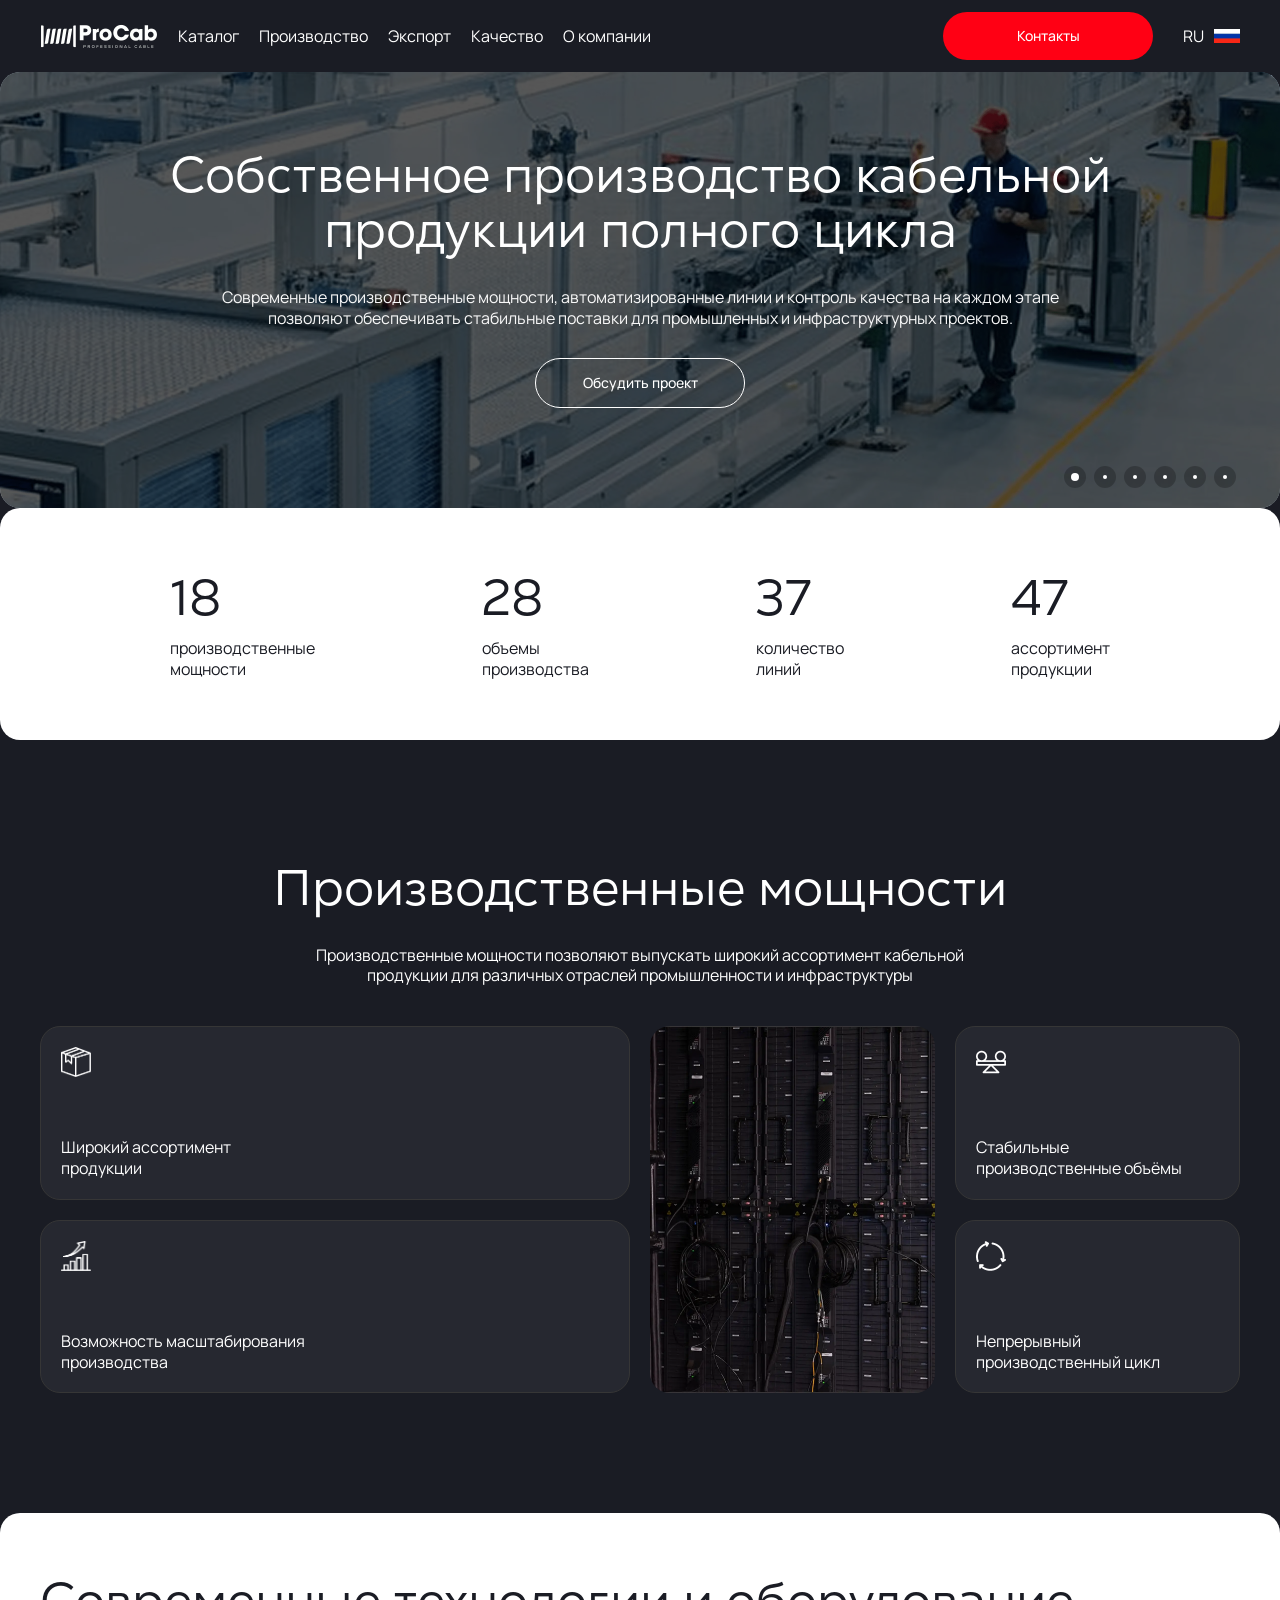
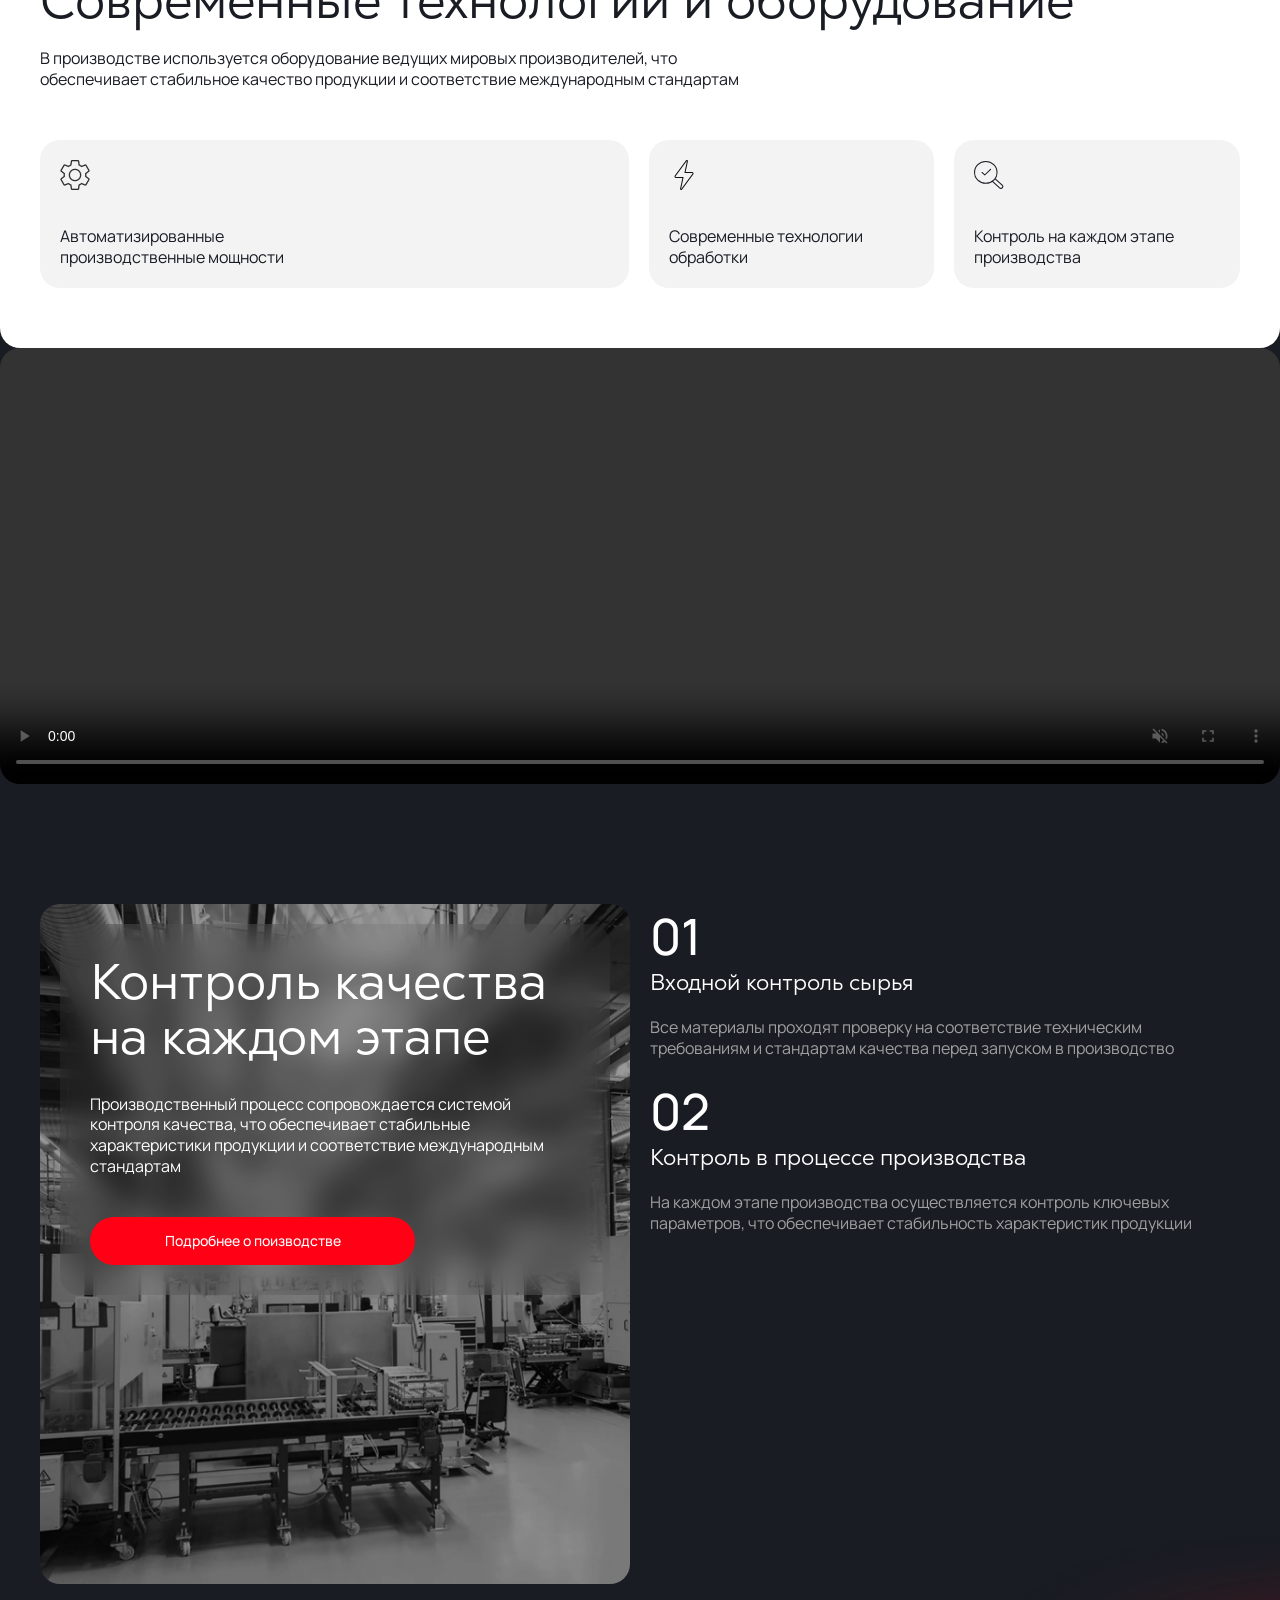
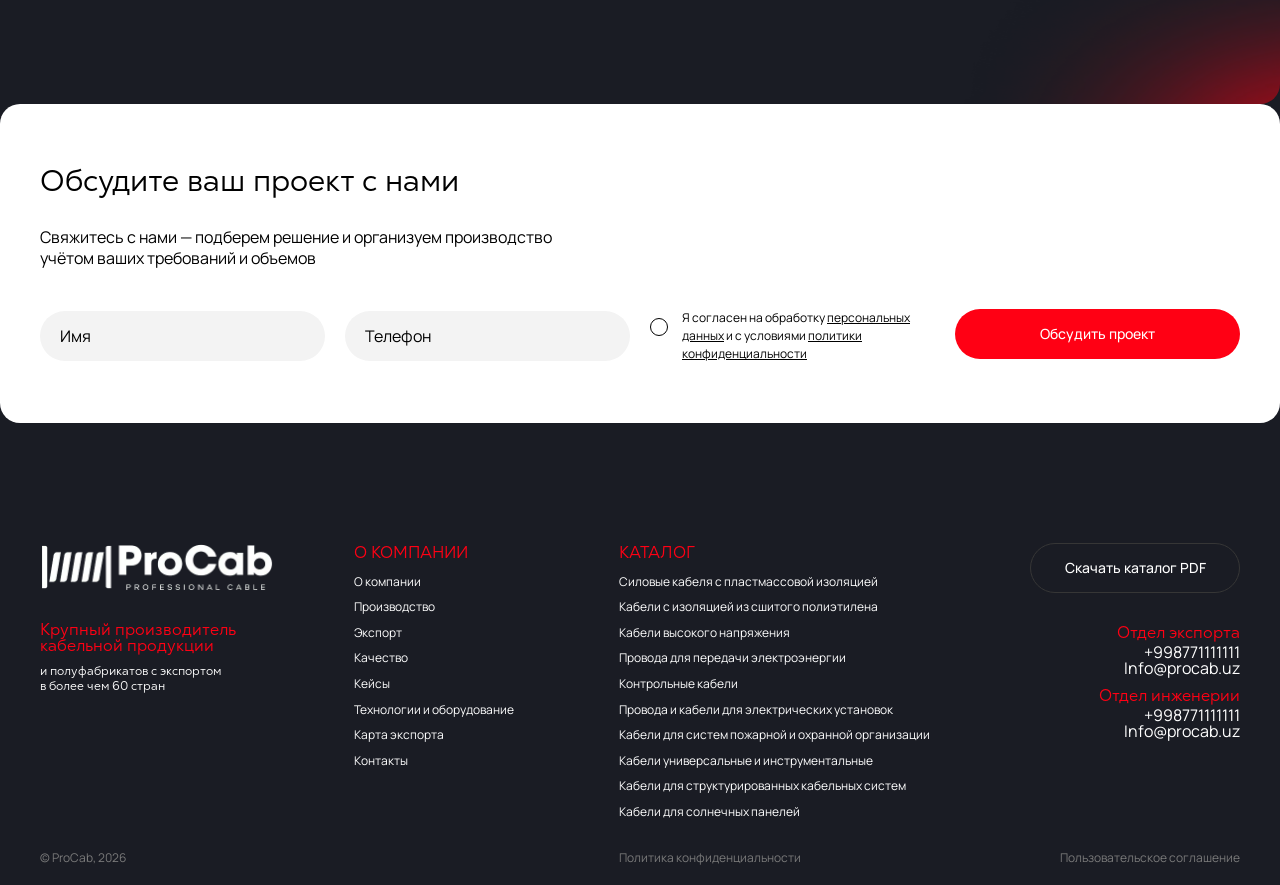
<file: production-page.html>
<!--header.html-->
<!doctype html>
<html lang="en">
<head>
  <meta charset="UTF-8">
  <meta name="viewport"
        content="width=device-width, user-scalable=no, initial-scale=1.0, maximum-scale=1.0, minimum-scale=1.0">
  <meta http-equiv="X-UA-Compatible" content="ie=edge">
  <meta name="format-detection" content="telephone=no">
  <link rel="preconnect" href="https://fonts.googleapis.com">
  <link rel="preconnect" href="https://fonts.gstatic.com" crossorigin>
  <link
    href="https://fonts.googleapis.com/css2?family=Manrope:wght@200..800&family=Montserrat:ital,wght@0,100..900;1,100..900&display=swap"
    rel="stylesheet">
  <link rel="icon" type="image/png" href="./img/icons/favicon.svg" sizes="32x32">
  <link rel="apple-touch-icon" href="./img/icons/favicon.svg">
  <link rel="mask-icon" href="./img/icons/favicon.svg" color="#000000">
  <link
    rel="stylesheet"
    href="https://cdn.jsdelivr.net/npm/swiper@11/swiper-bundle.min.css"
  />
  <title></title>
<script defer src="js/bundle.js"></script><script defer src="js/libs.js"></script><script defer src="js/style.js"></script><link href="css/style.min.css" rel="stylesheet"></head>
<body>

<header class="header">
  <div class="container">
    <div class="header-wrapper">
      <div class="header-left">
        <div class="logo">
          <img src="./img/logo.webp" alt="">
        </div>
        <nav class="header-nav">
          <div class="header-mobile-top">
            <div class="logo">
              <img src="./img/logo.webp" alt="">
            </div>
          </div>
          <div class="close-menu-button"></div>
          <div class="header-mobile-bottom">
            <ul class="main-menu">
              <li>
                <a href="#">Каталог</a>
              </li>
              <li>
                <a href="#">Производство</a>
              </li>
              <li>
                <a href="#">Экспорт</a>
              </li>
              <li>
                <a href="#">Качество</a>
              </li>
              <li>
                <a href="#">О компании</a>
              </li>
            </ul>
            <a href="#" class="btn btn-red btn-mobile">Контакты</a>
          </div>
        </nav>
      </div>

      <div class="header-right">
        <div class="mobile-menu-button">
          <div class="line"></div>
          <div class="line"></div>
          <div class="line"></div>
        </div>
        <a href="#" class="btn btn-red btn-pc">Контакты</a>
        <ul class="lang-switch">
          <li>
            RU
            <img src="./img/icons/lang-ru.webp" alt="">
          </li>
        </ul>
      </div>
    </div>
  </div>
</header>

<main>




<section class="default-banner banner-production slider-section">
  <div class="banner-slider slider-wrapper">
    <div class="swiper-wrapper">
      <div class="swiper-slide">
        <img src="./img/banner-back-pc.webp" alt="">
      </div>
      <div class="swiper-slide">
        <video autoplay muted loop src="./img/2zastavkaa.webm"></video>
      </div>
      <div class="swiper-slide">
        <img src="./img/banner-back-pc.webp" alt="">
      </div>
      <div class="swiper-slide">
        <video autoplay muted loop src="./img/2zastavkaa.webm"></video>
      </div>
      <div class="swiper-slide">
        <img src="./img/banner-back-pc.webp" alt="">
      </div>
      <div class="swiper-slide">
        <video autoplay muted loop src="./img/2zastavkaa.webm"></video>
      </div>
    </div>
  </div>
  <div class="container">
    <div class="swiper-pagination"></div>
    <div class="banner-content">
      <h1>Собственное производство кабельной продукции полного цикла</h1>
      <div class="description description-white">
        <p>
          Современные производственные мощности, автоматизированные линии и контроль качества на каждом этапе позволяют обеспечивать стабильные поставки для промышленных и инфраструктурных проектов.
        </p>
      </div>
      <a href="#" class="btn btn-bordered">Обсудить проект</a>
    </div>
  </div>
</section>

<section class="stats-section production-stats-section animate-block">
  <div class="container">
    <div class="stats-wrapper block-stats-js">
      <div class="stat-item">
        <div class="stat-title">20</div>
        <div class="stat-description">
          <p>производственные <br> мощности</p>
        </div>
      </div>
      <div class="stat-item">
        <div class="stat-title">30</div>
        <div class="stat-description">
          <p>объемы <br> производства</p>
        </div>
      </div>
      <div class="stat-item">
        <div class="stat-title">40</div>
        <div class="stat-description">
          <p>количество <br> линий</p>
        </div>
      </div>
      <div class="stat-item">
        <div class="stat-title">50</div>
        <div class="stat-description">
          <p>ассортимент <br> продукции</p>
        </div>
      </div>
    </div>
  </div>
</section>

<section class="production-section production-section-main dark-section animate-block">
  <div class="container">
    <div class="title-colored title-colored-white">
      <h2>
        Производственные мощности
      </h2>
    </div>
    <div class="description description-white">
      <p>Производственные мощности позволяют выпускать широкий ассортимент кабельной продукции для различных отраслей промышленности и инфраструктуры</p>
    </div>
    <div class="row">
      <div class="col-lg-6 col-md-12 col-m-12">
        <div class="card-item animate-block" data-animation="fade-left">
          <div class="card-icon">
            <img src="./img/icons/production-main-ico1.webp" alt="">
          </div>
          <p class="card-title">Широкий ассортимент <br> продукции</p>
        </div>
        <div class="card-item animate-block" data-animation="fade-left" data-delay="150">
          <div class="card-icon">
            <img src="./img/icons/production-main-ico3.webp" alt="">
          </div>
          <p class="card-title">Возможность масштабирования <br> производства</p>
        </div>
      </div>
      <div class="col-lg-6 col-md-12 col-m-12">
        <div class="card-item production-card-blur animate-block" style="background-image: url(./img/production-card-blur-back.webp)" data-animation="fade-left" data-delay="300"></div>
        <div class="card-item animate-block" data-animation="fade-left" data-delay="450">
          <div class="card-icon">
            <img src="./img/icons/production-ccard-ico5.webp" alt="">
          </div>
          <p class="card-title">Стабильные <br> производственные объёмы</p>
        </div>
        <div class="card-item animate-block" data-animation="fade-left" data-delay="600">
          <div class="card-icon">
            <img src="./img/icons/production-main-ico4.webp" alt="">
          </div>
          <p class="card-title">Непрерывный <br> производственный цикл</p>
        </div>
      </div>
    </div>
  </div>
</section>

<section class="partner-advantages-section production-partner-advantages-section animate-block">
  <div class="container">
    <h2>
      Современные технологии и оборудование
    </h2>
    <div class="description">
      <p>В производстве используется оборудование ведущих мировых производителей,
        что обеспечивает стабильное качество продукции и соответствие международным стандартам</p>
    </div>
    <div class="advantages-grid">
      <div class="advantage-card animate-block" data-delay="150">
        <div class="card-icon">
          <img src="./img/icons/production-partner-ico1.webp" alt="">
        </div>
        <p>Автоматизированные <br> производственные мощности </p>
      </div>
      <div class="advantage-card animate-block" data-delay="300">
        <div class="card-icon">
          <img src="./img/icons/production-partner-ico2.webp" alt="">
        </div>
        <p>Современные технологии <br> обработки</p>
      </div>
      <div class="advantage-card animate-block" data-delay="450">
        <div class="card-icon">
          <img src="./img/icons/production-partner-ico3.svg" alt="">
        </div>
        <p>Контроль на каждом этапе <br> производства</p>
      </div>
    </div>
  </div>
</section>

<section class="full-width-video-section animate-block">
  <video autoplay muted loop src="./img/adobestock-515194866_Jt2tm8rv.mp4"></video>
</section>

<section class="quality-section dark-section animate-block">
  <div class="container">
    <div class="row">
      <div class="col-lg-6 col-md-12 col-m-12">
        <div class="quality-content" style="background-image: url(./img/quality-content-back.webp)">
          <div class="content-wrapper">
            <div class="title-colored title-colored-white">
              <h2>
                Контроль качества <br> на каждом этапе
              </h2>
            </div>
            <div class="description description-white">
              <p>Производственный процесс сопровождается системой контроля качества, что обеспечивает стабильные характеристики продукции и соответствие международным стандартам</p>
            </div>
            <a href="#" class="btn btn-red">Подробнее о поизводстве</a>
          </div>
        </div>
      </div>
      <div class="col-lg-6 col-md-12 col-m-12">
        <div class="quality-steps">
          <div class="step-item animate-block" data-delay="150">
            <div class="card-title">Входной контроль сырья</div>
            <div class="step-description">
              <p>Все материалы проходят проверку на соответствие техническим требованиям и стандартам качества перед запуском в производство</p>
            </div>
          </div>
          <div class="step-item animate-block" data-delay="300">
            <div class="card-title">Контроль в процессе производства</div>
            <div class="step-description">
              <p>На каждом этапе производства осуществляется контроль ключевых параметров, что обеспечивает стабильность характеристик продукции</p>
            </div>
          </div>
          <div class="step-item animate-block" data-delay="450">
            <div class="card-title">Финальное тестирование</div>
            <div class="step-description">
              <p>Готовая продукция проходит комплексную проверку и  тестирование
                на соответствие заявленным характеристикам и стандартам</p>
            </div>
          </div>
          <div class="step-item animate-block" data-delay="600">
            <div class="card-title">Подтверждение качества и документация</div>
            <div class="step-description">
              <p>Каждая партия сопровождается необходимой технической документацией и сертификатами</p>
            </div>
          </div>
        </div>
      </div>
    </div>
  </div>
</section>

<section class="callback-section callback-section-light production-callback-section animate-block" data-delay="300">
  <div class="container">
    <h2>
      Обсудите ваш проект <br class="br-mobile"> с нами
    </h2>
    <div class="description">
      <p>Свяжитесь с нами — подберем решение и организуем производство учётом ваших требований и объемов  </p>
    </div>

    <div class="form-wrapper">
      <div class="wpcf7 js" id="wpcf7-f35-o1" lang="ru-RU" dir="ltr" data-wpcf7-id="35">
        <div class="screen-reader-response"><p role="status" aria-live="polite" aria-atomic="true"></p> <ul></ul></div>
        <form action="/dev/#wpcf7-f35-o1" method="post" class="wpcf7-form init" aria-label="Контактная форма" novalidate="novalidate" data-status="init">
          <fieldset class="hidden-fields-container"><input type="hidden" name="_wpcf7" value="35"><input type="hidden" name="_wpcf7_version" value="6.1.5"><input type="hidden" name="_wpcf7_locale" value="ru_RU"><input type="hidden" name="_wpcf7_unit_tag" value="wpcf7-f35-o1"><input type="hidden" name="_wpcf7_container_post" value="0"><input type="hidden" name="_wpcf7_posted_data_hash" value="">
          </fieldset>
          <p><span class="wpcf7-form-control-wrap" data-name="text-848"><input size="40" maxlength="400" class="wpcf7-form-control wpcf7-text" autocomplete="name" aria-invalid="false" placeholder="Имя" value="" type="text" name="text-848"></span><br>
            <span class="wpcf7-form-control-wrap" data-name="tel-583"><input size="40" maxlength="400" class="wpcf7-form-control wpcf7-tel wpcf7-text wpcf7-validates-as-tel" aria-invalid="false" placeholder="Телефон" value="" type="tel" name="tel-583"></span><br>
            <span class="wpcf7-form-control-wrap" data-name="acceptance-46"><span class="wpcf7-form-control wpcf7-acceptance"><span class="wpcf7-list-item"><label><input type="checkbox" name="acceptance-46" value="1" aria-invalid="false"><span class="wpcf7-list-item-label">Я согласен на обработку <a href="#">персональных данных</a> и с условиями <a href="#">политики конфиденциальности</a></span></label></span></span></span><br>
            <input class="wpcf7-form-control wpcf7-submit has-spinner" type="submit" value="Обсудить проект" disabled=""><span class="wpcf7-spinner"></span>
          </p><div class="wpcf7-response-output" aria-hidden="true"></div>
        </form>
      </div>
    </div>

  </div>
</section>

<!--footer.html-->
</main>

<footer class="footer">
    <div class="container">
      <div class="footer-grid">
        <div class="grid-column">
          <div class="logo">
            <img src="./img/logo.webp" alt="">
          </div>
          <div class="footer-description">
            <p>
              <strong>
                Крупный производитель кабельной продукции
              </strong>
              и полуфабрикатов с экспортом <br> в более чем 60 стран
            </p>
          </div>
        </div>
        <div class="grid-column">
          <nav class="footer-nav">
            <div class="footer-title">О КОМПАНИИ</div>
            <ul class="footer-menu">
              <li>
                <a href="#">О компании</a>
              </li>
              <li>
                <a href="#">Производство</a>
              </li>
              <li>
                <a href="#">Экспорт</a>
              </li>
              <li>
                <a href="#">Качество</a>
              </li>
              <li>
                <a href="#">Кейсы</a>
              </li>
              <li>
                <a href="#">Технологии и оборудование</a>
              </li>
              <li>
                <a href="#">Карта экспорта</a>
              </li>
              <li>
                <a href="#">Контакты</a>
              </li>
            </ul>
          </nav>
        </div>
        <div class="grid-column">
          <nav class="footer-nav">
            <div class="footer-title">КАТАЛОГ</div>
            <ul class="footer-menu">
              <li>
                <a href="#">Силовые кабеля с пластмассовой изоляцией</a>
              </li>
              <li>
                <a href="#">Кабели с изоляцией из сшитого полиэтилена</a>
              </li>
              <li>
                <a href="#">Кабели высокого напряжения</a>
              </li>
              <li>
                <a href="#">Провода для передачи электроэнергии</a>
              </li>
              <li>
                <a href="#">Контрольные кабели</a>
              </li>
              <li>
                <a href="#">Провода и кабели для электрических установок</a>
              </li>
              <li>
                <a href="#">Кабели для систем пожарной и охранной организации</a>
              </li>
              <li>
                <a href="#">Кабели универсальные и инструментальные</a>
              </li>
              <li>
                <a href="#">Кабели для структурированных кабельных систем</a>
              </li>
              <li>
                <a href="#">Кабели для солнечных панелей</a>
              </li>
            </ul>
          </nav>
        </div>
        <div class="grid-column">
          <a href="#" class="btn btn-bordered">Скачать каталог PDF</a>
          <div class="footer-contacts">
            <div class="footer-contact-item">
              <div class="footer-title">Отдел экспорта</div>
              <a href="#">+998771111111</a>
              <a href="#">Info@procab.uz</a>
            </div>
            <div class="footer-contact-item">
              <div class="footer-title">Отдел инженерии</div>
              <a href="#">+998771111111</a>
              <a href="#">Info@procab.uz</a>
            </div>
          </div>
        </div>
      </div>
      <div class="footer-bottom">
        <div class="footer-column">
          <div class="footer-copy">
            © ProCab, 2026
          </div>
        </div>
        <div class="footer-column">
          <div class="footer-links">
            <a href="#">Политика конфиденциальности</a>
            <a href="#">Пользовательское соглашение</a>
          </div>
        </div>
      </div>
    </div>
</footer>

<div class="modal-dialog modal-certificate">
  <div class="modal-content">
    <div class="modal-body">
      <button type="button" class="modal-close" data-dismiss="modal" aria-label="Close"></button>
      <div class="certificate-wrapper">
        <div class="certificate-img">
          <img src="./img/certificate-popup-img.webp" alt="">
        </div>
        <div class="certificate-content">
          <div class="certificate-title">Название сертификата</div>
          <div class="certificate-description">
            <p>Описание сертификата описание сертификата описание сертификата описание сертификата описание сертификата описание сертификата описание сертификата описание сертификата описание сертификата описание сертификата описание сертификата описание сертификата описание сертификата описание сертификата описание сертификата</p>
          </div>
        </div>
      </div>
    </div>
  </div>
</div>

<div class="modal-dialog modal-video">
  <div class="modal-content">
    <div class="modal-body">
      <button type="button" class="modal-close" data-dismiss="modal" aria-label="Close"></button>
     <div class="video-wrapper">
       <video autoplay muted loop src="./img/2zastavkaa.webm"></video>
     </div>
    </div>
  </div>
</div>

<script src="https://cdn.jsdelivr.net/npm/swiper@11/swiper-bundle.min.js"></script>
</body>
</html>
</file>
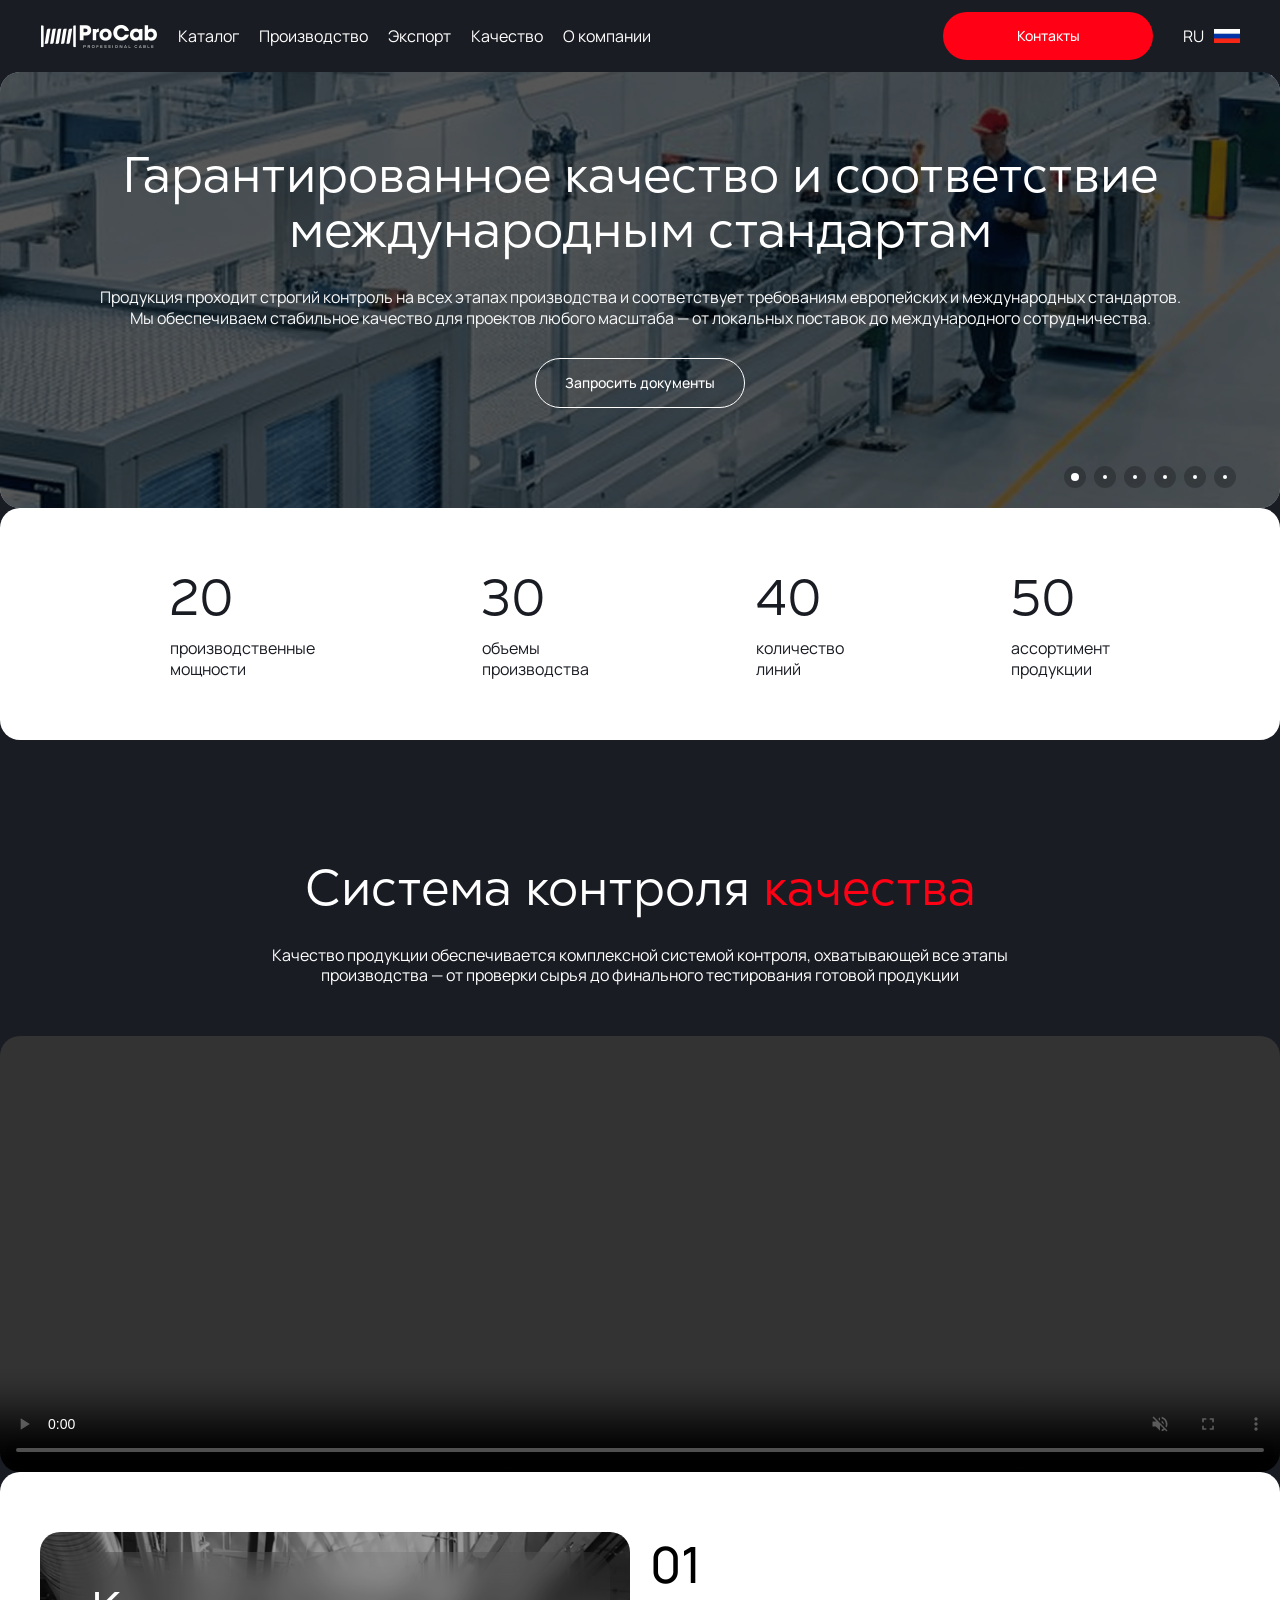
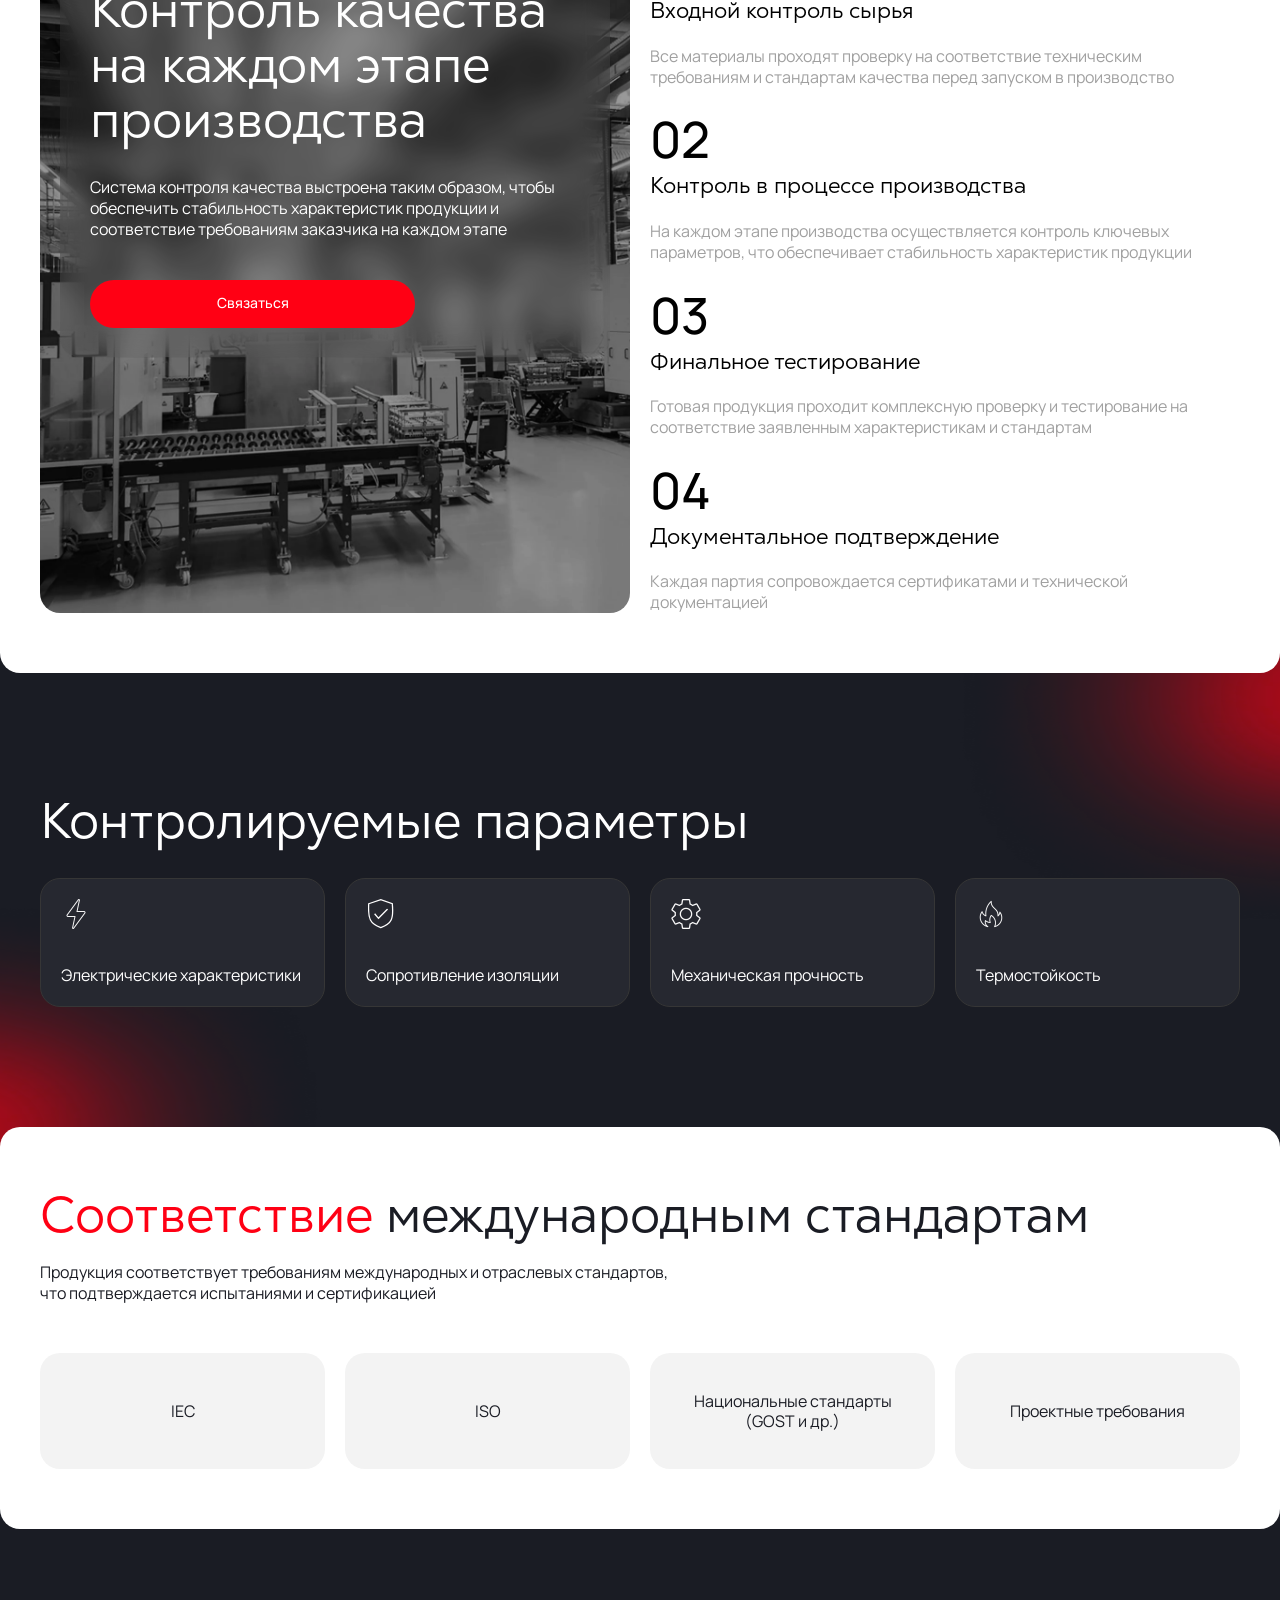
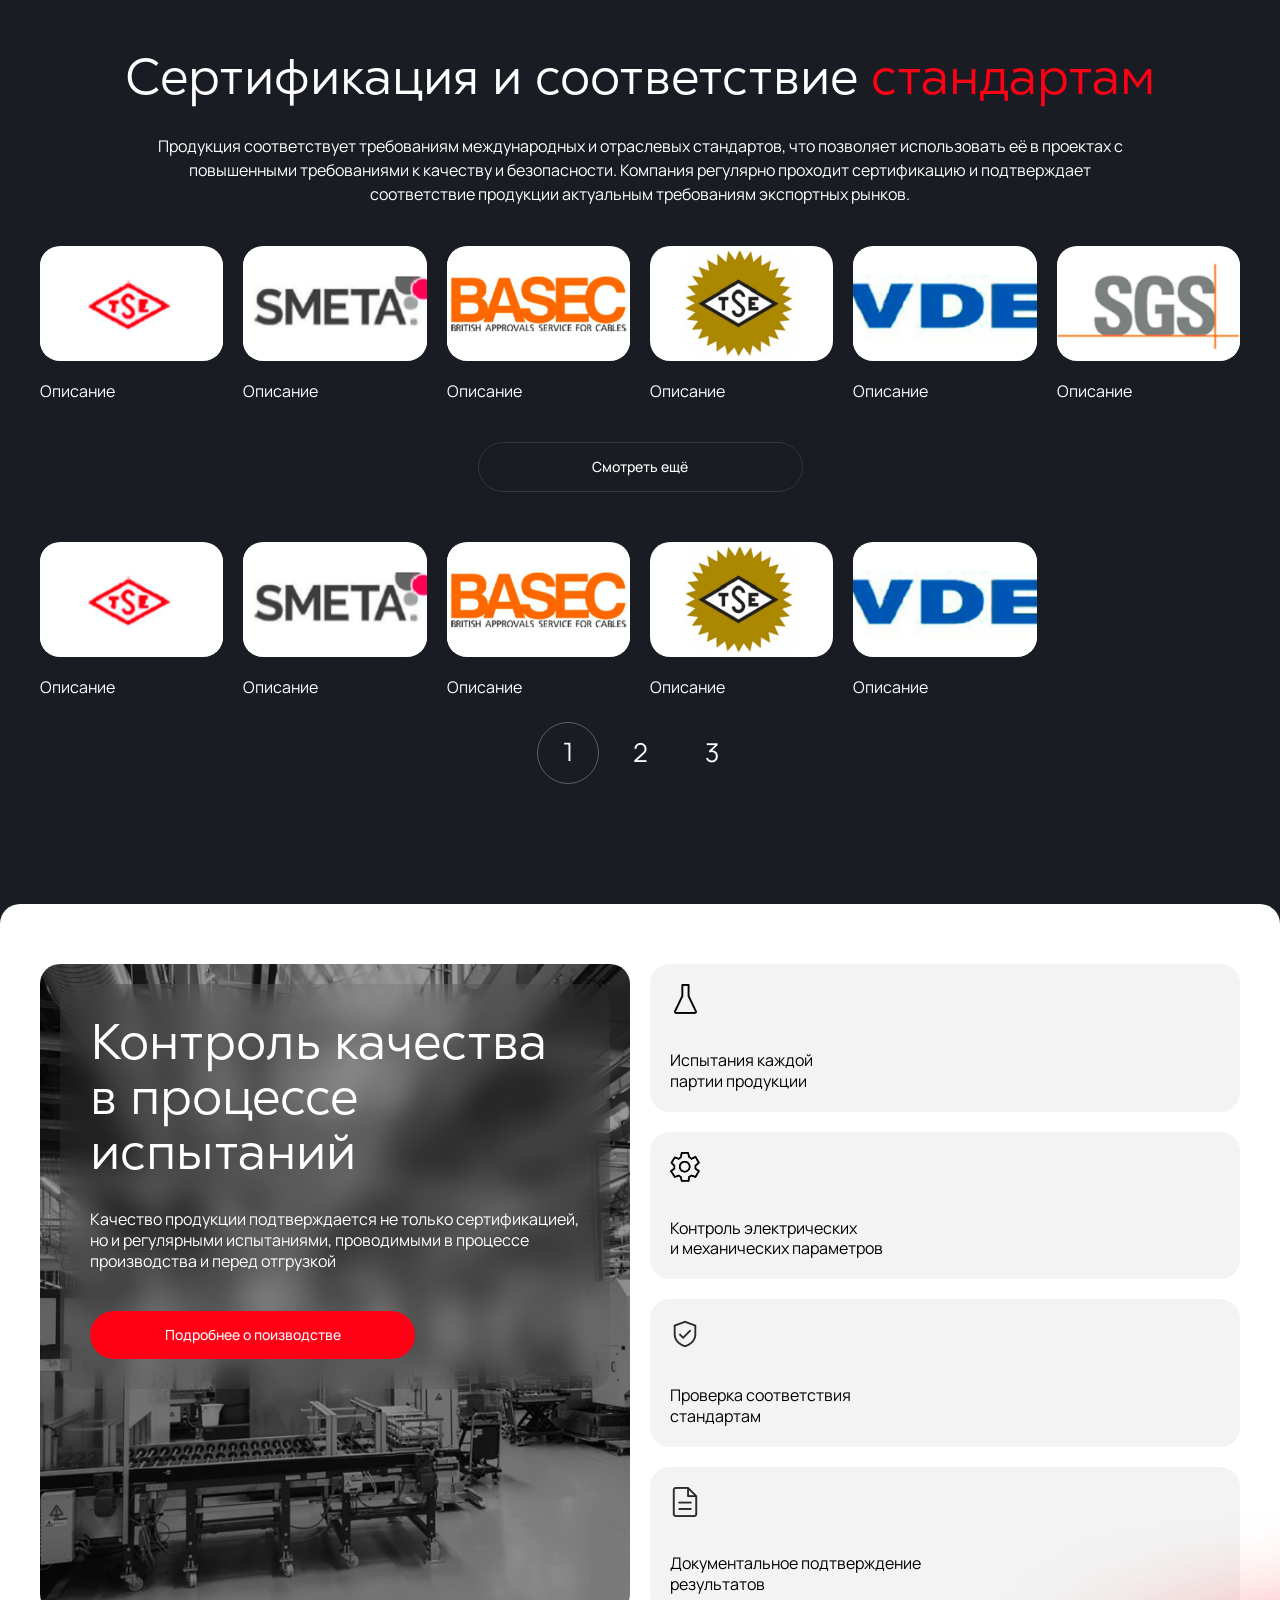
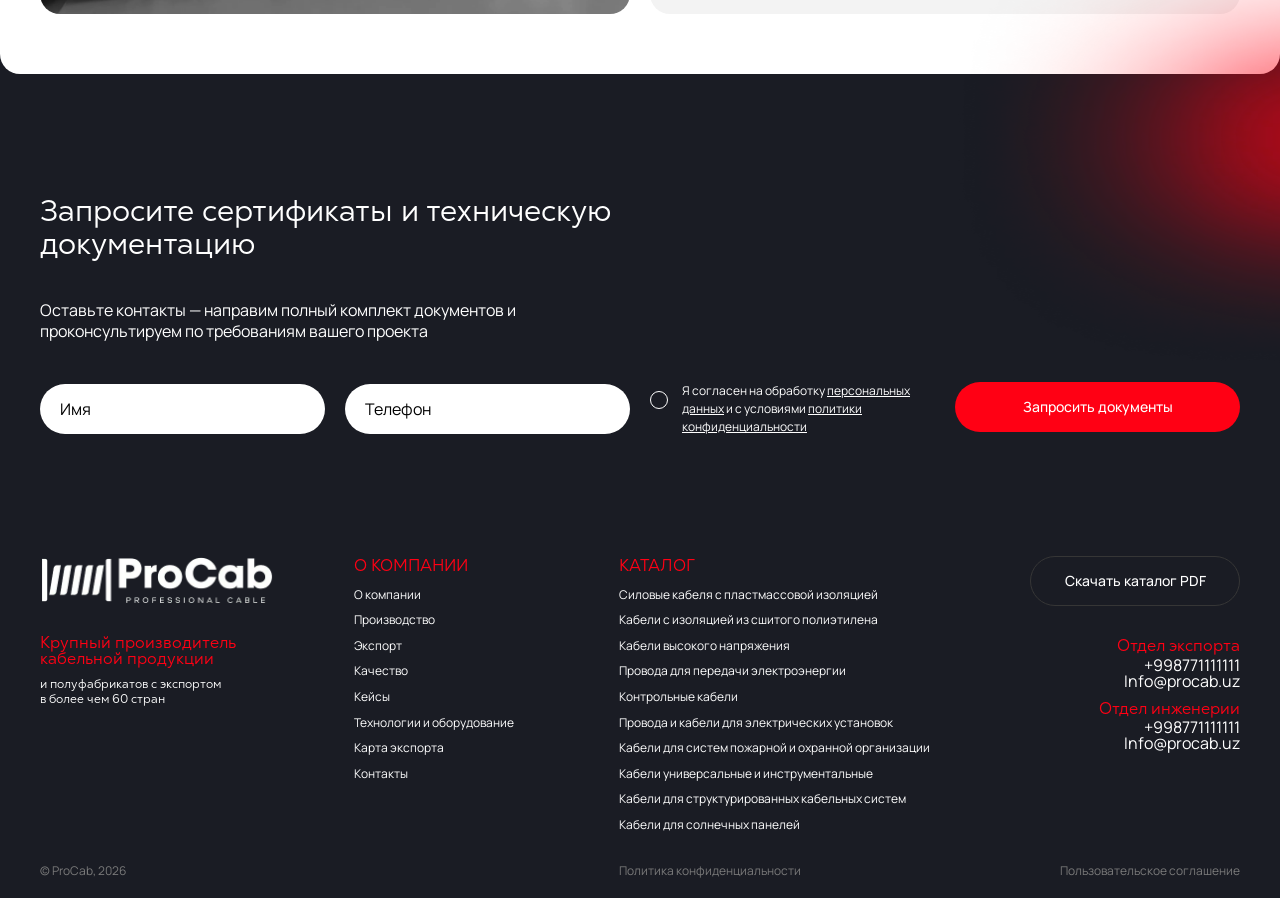
<file: quality-page.html>
<!--header.html-->
<!doctype html>
<html lang="en">
<head>
  <meta charset="UTF-8">
  <meta name="viewport"
        content="width=device-width, user-scalable=no, initial-scale=1.0, maximum-scale=1.0, minimum-scale=1.0">
  <meta http-equiv="X-UA-Compatible" content="ie=edge">
  <meta name="format-detection" content="telephone=no">
  <link rel="preconnect" href="https://fonts.googleapis.com">
  <link rel="preconnect" href="https://fonts.gstatic.com" crossorigin>
  <link
    href="https://fonts.googleapis.com/css2?family=Manrope:wght@200..800&family=Montserrat:ital,wght@0,100..900;1,100..900&display=swap"
    rel="stylesheet">
  <link rel="icon" type="image/png" href="./img/icons/favicon.svg" sizes="32x32">
  <link rel="apple-touch-icon" href="./img/icons/favicon.svg">
  <link rel="mask-icon" href="./img/icons/favicon.svg" color="#000000">
  <link
    rel="stylesheet"
    href="https://cdn.jsdelivr.net/npm/swiper@11/swiper-bundle.min.css"
  />
  <title></title>
<script defer src="js/bundle.js"></script><script defer src="js/libs.js"></script><script defer src="js/style.js"></script><link href="css/style.min.css" rel="stylesheet"></head>
<body>

<header class="header">
  <div class="container">
    <div class="header-wrapper">
      <div class="header-left">
        <div class="logo">
          <img src="./img/logo.webp" alt="">
        </div>
        <nav class="header-nav">
          <div class="header-mobile-top">
            <div class="logo">
              <img src="./img/logo.webp" alt="">
            </div>
          </div>
          <div class="close-menu-button"></div>
          <div class="header-mobile-bottom">
            <ul class="main-menu">
              <li>
                <a href="#">Каталог</a>
              </li>
              <li>
                <a href="#">Производство</a>
              </li>
              <li>
                <a href="#">Экспорт</a>
              </li>
              <li>
                <a href="#">Качество</a>
              </li>
              <li>
                <a href="#">О компании</a>
              </li>
            </ul>
            <a href="#" class="btn btn-red btn-mobile">Контакты</a>
          </div>
        </nav>
      </div>

      <div class="header-right">
        <div class="mobile-menu-button">
          <div class="line"></div>
          <div class="line"></div>
          <div class="line"></div>
        </div>
        <a href="#" class="btn btn-red btn-pc">Контакты</a>
        <ul class="lang-switch">
          <li>
            RU
            <img src="./img/icons/lang-ru.webp" alt="">
          </li>
        </ul>
      </div>
    </div>
  </div>
</header>

<main>




<section class="default-banner banner-quality slider-section">
  <div class="banner-slider slider-wrapper">
    <div class="swiper-wrapper">
      <div class="swiper-slide">
        <img src="./img/banner-back-pc.webp" alt="">
      </div>
      <div class="swiper-slide">
        <video autoplay muted loop src="./img/2zastavkaa.webm"></video>
      </div>
      <div class="swiper-slide">
        <img src="./img/banner-back-pc.webp" alt="">
      </div>
      <div class="swiper-slide">
        <video autoplay muted loop src="./img/2zastavkaa.webm"></video>
      </div>
      <div class="swiper-slide">
        <img src="./img/banner-back-pc.webp" alt="">
      </div>
      <div class="swiper-slide">
        <video autoplay muted loop src="./img/2zastavkaa.webm"></video>
      </div>
    </div>
  </div>
  <div class="container">
    <div class="swiper-pagination"></div>
    <div class="banner-content">
      <h1>Гарантированное качество и соответствие международным стандартам</h1>
      <div class="description description-white">
        <p>
          Продукция проходит строгий контроль на всех этапах производства и соответствует требованиям европейских и международных стандартов.
        </p>
        <p>Мы обеспечиваем стабильное качество для проектов любого масштаба — от локальных поставок до международного сотрудничества.</p>
      </div>
      <a href="#" class="btn btn-bordered">Запросить документы</a>
    </div>
  </div>
</section>

<section class="stats-section production-stats-section animate-block">
  <div class="container">
    <div class="stats-wrapper block-stats-js">
      <div class="stat-item">
        <div class="stat-title">20</div>
        <div class="stat-description">
          <p>производственные <br> мощности</p>
        </div>
      </div>
      <div class="stat-item">
        <div class="stat-title">30</div>
        <div class="stat-description">
          <p>объемы <br> производства</p>
        </div>
      </div>
      <div class="stat-item">
        <div class="stat-title">40</div>
        <div class="stat-description">
          <p>количество <br> линий</p>
        </div>
      </div>
      <div class="stat-item">
        <div class="stat-title">50</div>
        <div class="stat-description">
          <p>ассортимент <br> продукции</p>
        </div>
      </div>
    </div>
  </div>
</section>

<section class="section-with-video">
  <div class="container">
    <div class="title-colored title-colored-white">
      <h2>Система контроля <strong>качества</strong></h2>
    </div>
    <div class="description description-white">
      <p>Качество продукции обеспечивается комплексной системой контроля, охватывающей все этапы производства — от проверки сырья до финального тестирования готовой продукции</p>
    </div>
  </div>
  <div class="full-width-video-section animate-block">
    <video autoplay muted loop src="./img/adobestock-515194866_Jt2tm8rv.mp4"></video>
  </div>
</section>

<section class="quality-section quality-section-main animate-block">
  <div class="container">
    <div class="row">
      <div class="col-lg-6 col-md-12 col-m-12">
        <div class="quality-content" style="background-image: url(./img/quality-content-back.webp)">
          <div class="content-wrapper">
            <div class="title-colored title-colored-white">
              <h2>
                Контроль качества
                <br>
                на каждом этапе
                производства
              </h2>
            </div>
            <div class="description description-white">
              <p>Система контроля качества выстроена таким образом, чтобы обеспечить стабильность характеристик продукции и соответствие требованиям заказчика на каждом этапе</p>
            </div>
            <a href="#" class="btn btn-red">Связаться</a>
          </div>
        </div>
      </div>
      <div class="col-lg-6 col-md-12 col-m-12">
        <div class="quality-steps">
          <div class="step-item animate-block" data-delay="150">
            <div class="card-title">Входной контроль сырья</div>
            <div class="step-description">
              <p>Все материалы проходят проверку на соответствие техническим требованиям и стандартам качества перед запуском в производство</p>
            </div>
          </div>
          <div class="step-item animate-block" data-delay="300">
            <div class="card-title">Контроль в процессе производства</div>
            <div class="step-description">
              <p>На каждом этапе производства осуществляется контроль ключевых параметров, что обеспечивает стабильность характеристик продукции</p>
            </div>
          </div>
          <div class="step-item animate-block" data-delay="450">
            <div class="card-title">Финальное тестирование</div>
            <div class="step-description">
              <p>Готовая продукция проходит комплексную проверку и  тестирование
                на соответствие заявленным характеристикам и стандартам</p>
            </div>
          </div>
          <div class="step-item animate-block" data-delay="600">
            <div class="card-title">Документальное подтверждение</div>
            <div class="step-description">
              <p>Каждая партия сопровождается сертификатами и технической документацией</p>
            </div>
          </div>
        </div>
      </div>
    </div>
  </div>
</section>

<section class="quality-controls-section animate-block">
  <div class="container">
    <div class="title-colored title-colored-white">
      <h2>Контролируемые параметры</h2>
    </div>
    <div class="controls-grid">
      <div class="card-item animate-block" data-delay="150">
        <div class="card-icon">
          <img src="./img/icons/quality-control-ico1.webp" alt="">
        </div>
        <p class="card-title">Электрические характеристики</p>
      </div>
      <div class="card-item animate-block" data-delay="300">
        <div class="card-icon">
          <img src="./img/icons/quality-control-ico2.svg" alt="">
        </div>
        <p class="card-title">Сопротивление изоляции</p>
      </div>
      <div class="card-item animate-block" data-delay="450">
        <div class="card-icon">
          <img src="./img/icons/quality-control-ico3.webp" alt="">
        </div>
        <p class="card-title">Механическая прочность</p>
      </div>
      <div class="card-item animate-block" data-delay="600">
        <div class="card-icon">
          <img src="./img/icons/quality-control-ico4.webp" alt="">
        </div>
        <p class="card-title">Термостойкость</p>
      </div>
    </div>
  </div>
</section>

<section class="partner-advantages-section quality-partner-advantages animate-block">
  <div class="container">
    <h2>
      <strong>Соответствие</strong>
      международным стандартам
    </h2>
    <div class="description">
      <p>Продукция соответствует требованиям международных и отраслевых стандартов, что подтверждается испытаниями и сертификацией</p>
    </div>
    <div class="advantages-grid">
      <div class="advantage-card animate-block" data-delay="150">
        <p>IEC</p>
      </div>
      <div class="advantage-card animate-block" data-delay="300">
        <p>ISO</p>
      </div>
      <div class="advantage-card animate-block" data-delay="450">
        <p>Национальные стандарты <br> (GOST и др.)</p>
      </div>
      <div class="advantage-card animate-block" data-delay="600">
        <p>Проектные требования</p>
      </div>
    </div>
  </div>
</section>

<section class="certificates-section quality-certificates-section dark-section animate-block">
  <div class="container">
    <div class="title-colored title-colored-white">
      <h2>
        Сертификация <br class="br-mobile"> и соответствие
        <strong>стандартам</strong>
      </h2>
    </div>
    <div class="description description-white">
      <p>Продукция соответствует требованиям международных и отраслевых стандартов, что позволяет использовать её в проектах
        с повышенными требованиями к качеству и безопасности.</p>
      <p>Компания регулярно проходит сертификацию и подтверждает соответствие продукции актуальным требованиям экспортных рынков.</p>
    </div>
    <div class="certificates-wrapper">
      <div class="certificates-grid">
        <div class="certificate-item animate-block">
          <div class="certificate-img open-modal-dialog" data-src="modal-certificate">
            <img src="./img/certificate-img1.webp" alt="">
          </div>
          <div class="description-white certificate-description">
            <p>Описание</p>
          </div>
        </div>
        <div class="certificate-item animate-block" data-delay="150">
          <div class="certificate-img open-modal-dialog" data-src="modal-certificate">
            <img src="./img/certificate-img2.webp" alt="">
          </div>
          <div class="description-white certificate-description">
            <p>Описание</p>
          </div>
        </div>
        <div class="certificate-item animate-block" data-delay="300">
          <div class="certificate-img open-modal-dialog" data-src="modal-certificate">
            <img src="./img/certificate-img3.webp" alt="">
          </div>
          <div class="description-white certificate-description">
            <p>Описание</p>
          </div>
        </div>
        <div class="certificate-item animate-block" data-delay="450">
          <div class="certificate-img open-modal-dialog" data-src="modal-certificate">
            <img src="./img/certificate-img4.webp" alt="">
          </div>
          <div class="description-white certificate-description">
            <p>Описание</p>
          </div>
        </div>
        <div class="certificate-item animate-block" data-delay="600">
          <div class="certificate-img open-modal-dialog" data-src="modal-certificate">
            <img src="./img/certificate-img5.webp" alt="">
          </div>
          <div class="description-white certificate-description">
            <p>Описание</p>
          </div>
        </div>
        <div class="certificate-item animate-block" data-delay="750">
          <div class="certificate-img open-modal-dialog" data-src="modal-certificate">
            <img src="./img/certificate-img6.webp" alt="">
          </div>
          <div class="description-white certificate-description">
            <p>Описание</p>
          </div>
        </div>
      </div>
      <div class="buttons-wrapper">
        <a href="#" class="btn btn-bordered">Смотреть ещё</a>
      </div>
    </div>
    <div class="certificates-wrapper">
      <div class="certificates-grid">
        <div class="certificate-item animate-block" data-delay="150">
          <div class="certificate-img open-modal-dialog" data-src="modal-certificate">
            <img src="./img/certificate-img1.webp" alt="">
          </div>
          <div class="description-white certificate-description">
            <p>Описание</p>
          </div>
        </div>
        <div class="certificate-item animate-block" data-delay="300">
          <div class="certificate-img open-modal-dialog" data-src="modal-certificate">
            <img src="./img/certificate-img2.webp" alt="">
          </div>
          <div class="description-white certificate-description">
            <p>Описание</p>
          </div>
        </div>
        <div class="certificate-item animate-block" data-delay="450">
          <div class="certificate-img open-modal-dialog" data-src="modal-certificate">
            <img src="./img/certificate-img3.webp" alt="">
          </div>
          <div class="description-white certificate-description">
            <p>Описание</p>
          </div>
        </div>
        <div class="certificate-item animate-block" data-delay="600">
          <div class="certificate-img open-modal-dialog" data-src="modal-certificate">
            <img src="./img/certificate-img4.webp" alt="">
          </div>
          <div class="description-white certificate-description">
            <p>Описание</p>
          </div>
        </div>
        <div class="certificate-item animate-block" data-delay="750">
          <div class="certificate-img open-modal-dialog" data-src="modal-certificate">
            <img src="./img/certificate-img5.webp" alt="">
          </div>
          <div class="description-white certificate-description">
            <p>Описание</p>
          </div>
        </div>
        <div class="certificate-item animate-block" data-delay="900">
          <div class="certificate-img open-modal-dialog" data-src="modal-certificate">
            <img src="./img/certificate-img6.webp" alt="">
          </div>
          <div class="description-white certificate-description">
            <p>Описание</p>
          </div>
        </div>
      </div>
      <div class="pagination-wrapper">
        <ul>
          <li class="current">
            1
          </li>
          <li>
            <a href="#">2</a>
          </li>
          <li>
            <a href="#">3</a>
          </li>
        </ul>
      </div>
    </div>
  </div>
</section>

<section class="quality-controls animate-block">
  <div class="container">
    <div class="row">
      <div class="col-lg-6 col-md-12 col-m-12">
        <div class="quality-content" style="background-image: url(./img/quality-content-back.webp)">
          <div class="content-wrapper">
            <div class="title-colored title-colored-white">
              <h2>
                Контроль качества <br> в процессе испытаний
              </h2>
            </div>
            <div class="description description-white">
              <p>Качество продукции подтверждается не только сертификацией,
                но и регулярными испытаниями, проводимыми в процессе производства и перед отгрузкой</p>
            </div>
            <a href="#" class="btn btn-red">Подробнее о поизводстве</a>
          </div>
        </div>
      </div>
      <div class="col-lg-6 col-md-12 col-m-12">
        <div class="card-item animate-block" data-delay="150">
          <div class="card-icon">
            <img src="./img/icons/quality-control-card-ico1.webp" alt="">
          </div>
          <p class="card-title">Испытания каждой <br> партии продукции</p>
        </div>
        <div class="card-item animate-block" data-delay="300">
          <div class="card-icon">
            <img src="./img/icons/quality-control-card-ico2.webp" alt="">
          </div>
          <p class="card-title">Контроль электрических <br> и механических параметров</p>
        </div>
        <div class="card-item animate-block" data-delay="450">
          <div class="card-icon">
            <img src="./img/icons/quality-control-card-ico3.webp" alt="">
          </div>
          <p class="card-title">Проверка соответствия <br> стандартам</p>
        </div>
        <div class="card-item animate-block" data-delay="600">
          <div class="card-icon">
            <img src="./img/icons/quality-control-card-ico4.webp" alt="">
          </div>
          <p class="card-title">Документальное подтверждение <br> результатов</p>
        </div>
      </div>
    </div>
  </div>
</section>

<section class="callback-section quality-callback-section callback-section-decor-right animate-block" data-delay="300">
  <div class="container">
    <div class="title-colored title-colored-white">
      <h2>
        Запросите сертификаты и техническую документацию
      </h2>
    </div>
    <div class="description description-white">
      <p>Оставьте контакты — направим полный комплект документов и проконсультируем по требованиям вашего проекта</p>
    </div>

    <div class="form-wrapper">
      <div class="wpcf7 js" id="wpcf7-f35-o1" lang="ru-RU" dir="ltr" data-wpcf7-id="35">
        <div class="screen-reader-response"><p role="status" aria-live="polite" aria-atomic="true"></p> <ul></ul></div>
        <form action="/dev/#wpcf7-f35-o1" method="post" class="wpcf7-form init" aria-label="Контактная форма" novalidate="novalidate" data-status="init">
          <fieldset class="hidden-fields-container"><input type="hidden" name="_wpcf7" value="35"><input type="hidden" name="_wpcf7_version" value="6.1.5"><input type="hidden" name="_wpcf7_locale" value="ru_RU"><input type="hidden" name="_wpcf7_unit_tag" value="wpcf7-f35-o1"><input type="hidden" name="_wpcf7_container_post" value="0"><input type="hidden" name="_wpcf7_posted_data_hash" value="">
          </fieldset>
          <p><span class="wpcf7-form-control-wrap" data-name="text-848"><input size="40" maxlength="400" class="wpcf7-form-control wpcf7-text" autocomplete="name" aria-invalid="false" placeholder="Имя" value="" type="text" name="text-848"></span><br>
            <span class="wpcf7-form-control-wrap" data-name="tel-583"><input size="40" maxlength="400" class="wpcf7-form-control wpcf7-tel wpcf7-text wpcf7-validates-as-tel" aria-invalid="false" placeholder="Телефон" value="" type="tel" name="tel-583"></span><br>
            <span class="wpcf7-form-control-wrap" data-name="acceptance-46"><span class="wpcf7-form-control wpcf7-acceptance"><span class="wpcf7-list-item"><label><input type="checkbox" name="acceptance-46" value="1" aria-invalid="false"><span class="wpcf7-list-item-label">Я согласен на обработку <a href="#">персональных данных</a> и с условиями <a href="#">политики конфиденциальности</a></span></label></span></span></span><br>
            <input class="wpcf7-form-control wpcf7-submit has-spinner" type="submit" value="Запросить документы" disabled=""><span class="wpcf7-spinner"></span>
          </p><div class="wpcf7-response-output" aria-hidden="true"></div>
        </form>
      </div>
    </div>

  </div>
</section>

<!--footer.html-->
</main>

<footer class="footer">
    <div class="container">
      <div class="footer-grid">
        <div class="grid-column">
          <div class="logo">
            <img src="./img/logo.webp" alt="">
          </div>
          <div class="footer-description">
            <p>
              <strong>
                Крупный производитель кабельной продукции
              </strong>
              и полуфабрикатов с экспортом <br> в более чем 60 стран
            </p>
          </div>
        </div>
        <div class="grid-column">
          <nav class="footer-nav">
            <div class="footer-title">О КОМПАНИИ</div>
            <ul class="footer-menu">
              <li>
                <a href="#">О компании</a>
              </li>
              <li>
                <a href="#">Производство</a>
              </li>
              <li>
                <a href="#">Экспорт</a>
              </li>
              <li>
                <a href="#">Качество</a>
              </li>
              <li>
                <a href="#">Кейсы</a>
              </li>
              <li>
                <a href="#">Технологии и оборудование</a>
              </li>
              <li>
                <a href="#">Карта экспорта</a>
              </li>
              <li>
                <a href="#">Контакты</a>
              </li>
            </ul>
          </nav>
        </div>
        <div class="grid-column">
          <nav class="footer-nav">
            <div class="footer-title">КАТАЛОГ</div>
            <ul class="footer-menu">
              <li>
                <a href="#">Силовые кабеля с пластмассовой изоляцией</a>
              </li>
              <li>
                <a href="#">Кабели с изоляцией из сшитого полиэтилена</a>
              </li>
              <li>
                <a href="#">Кабели высокого напряжения</a>
              </li>
              <li>
                <a href="#">Провода для передачи электроэнергии</a>
              </li>
              <li>
                <a href="#">Контрольные кабели</a>
              </li>
              <li>
                <a href="#">Провода и кабели для электрических установок</a>
              </li>
              <li>
                <a href="#">Кабели для систем пожарной и охранной организации</a>
              </li>
              <li>
                <a href="#">Кабели универсальные и инструментальные</a>
              </li>
              <li>
                <a href="#">Кабели для структурированных кабельных систем</a>
              </li>
              <li>
                <a href="#">Кабели для солнечных панелей</a>
              </li>
            </ul>
          </nav>
        </div>
        <div class="grid-column">
          <a href="#" class="btn btn-bordered">Скачать каталог PDF</a>
          <div class="footer-contacts">
            <div class="footer-contact-item">
              <div class="footer-title">Отдел экспорта</div>
              <a href="#">+998771111111</a>
              <a href="#">Info@procab.uz</a>
            </div>
            <div class="footer-contact-item">
              <div class="footer-title">Отдел инженерии</div>
              <a href="#">+998771111111</a>
              <a href="#">Info@procab.uz</a>
            </div>
          </div>
        </div>
      </div>
      <div class="footer-bottom">
        <div class="footer-column">
          <div class="footer-copy">
            © ProCab, 2026
          </div>
        </div>
        <div class="footer-column">
          <div class="footer-links">
            <a href="#">Политика конфиденциальности</a>
            <a href="#">Пользовательское соглашение</a>
          </div>
        </div>
      </div>
    </div>
</footer>

<div class="modal-dialog modal-certificate">
  <div class="modal-content">
    <div class="modal-body">
      <button type="button" class="modal-close" data-dismiss="modal" aria-label="Close"></button>
      <div class="certificate-wrapper">
        <div class="certificate-img">
          <img src="./img/certificate-popup-img.webp" alt="">
        </div>
        <div class="certificate-content">
          <div class="certificate-title">Название сертификата</div>
          <div class="certificate-description">
            <p>Описание сертификата описание сертификата описание сертификата описание сертификата описание сертификата описание сертификата описание сертификата описание сертификата описание сертификата описание сертификата описание сертификата описание сертификата описание сертификата описание сертификата описание сертификата</p>
          </div>
        </div>
      </div>
    </div>
  </div>
</div>

<div class="modal-dialog modal-video">
  <div class="modal-content">
    <div class="modal-body">
      <button type="button" class="modal-close" data-dismiss="modal" aria-label="Close"></button>
     <div class="video-wrapper">
       <video autoplay muted loop src="./img/2zastavkaa.webm"></video>
     </div>
    </div>
  </div>
</div>

<script src="https://cdn.jsdelivr.net/npm/swiper@11/swiper-bundle.min.js"></script>
</body>
</html>
</file>
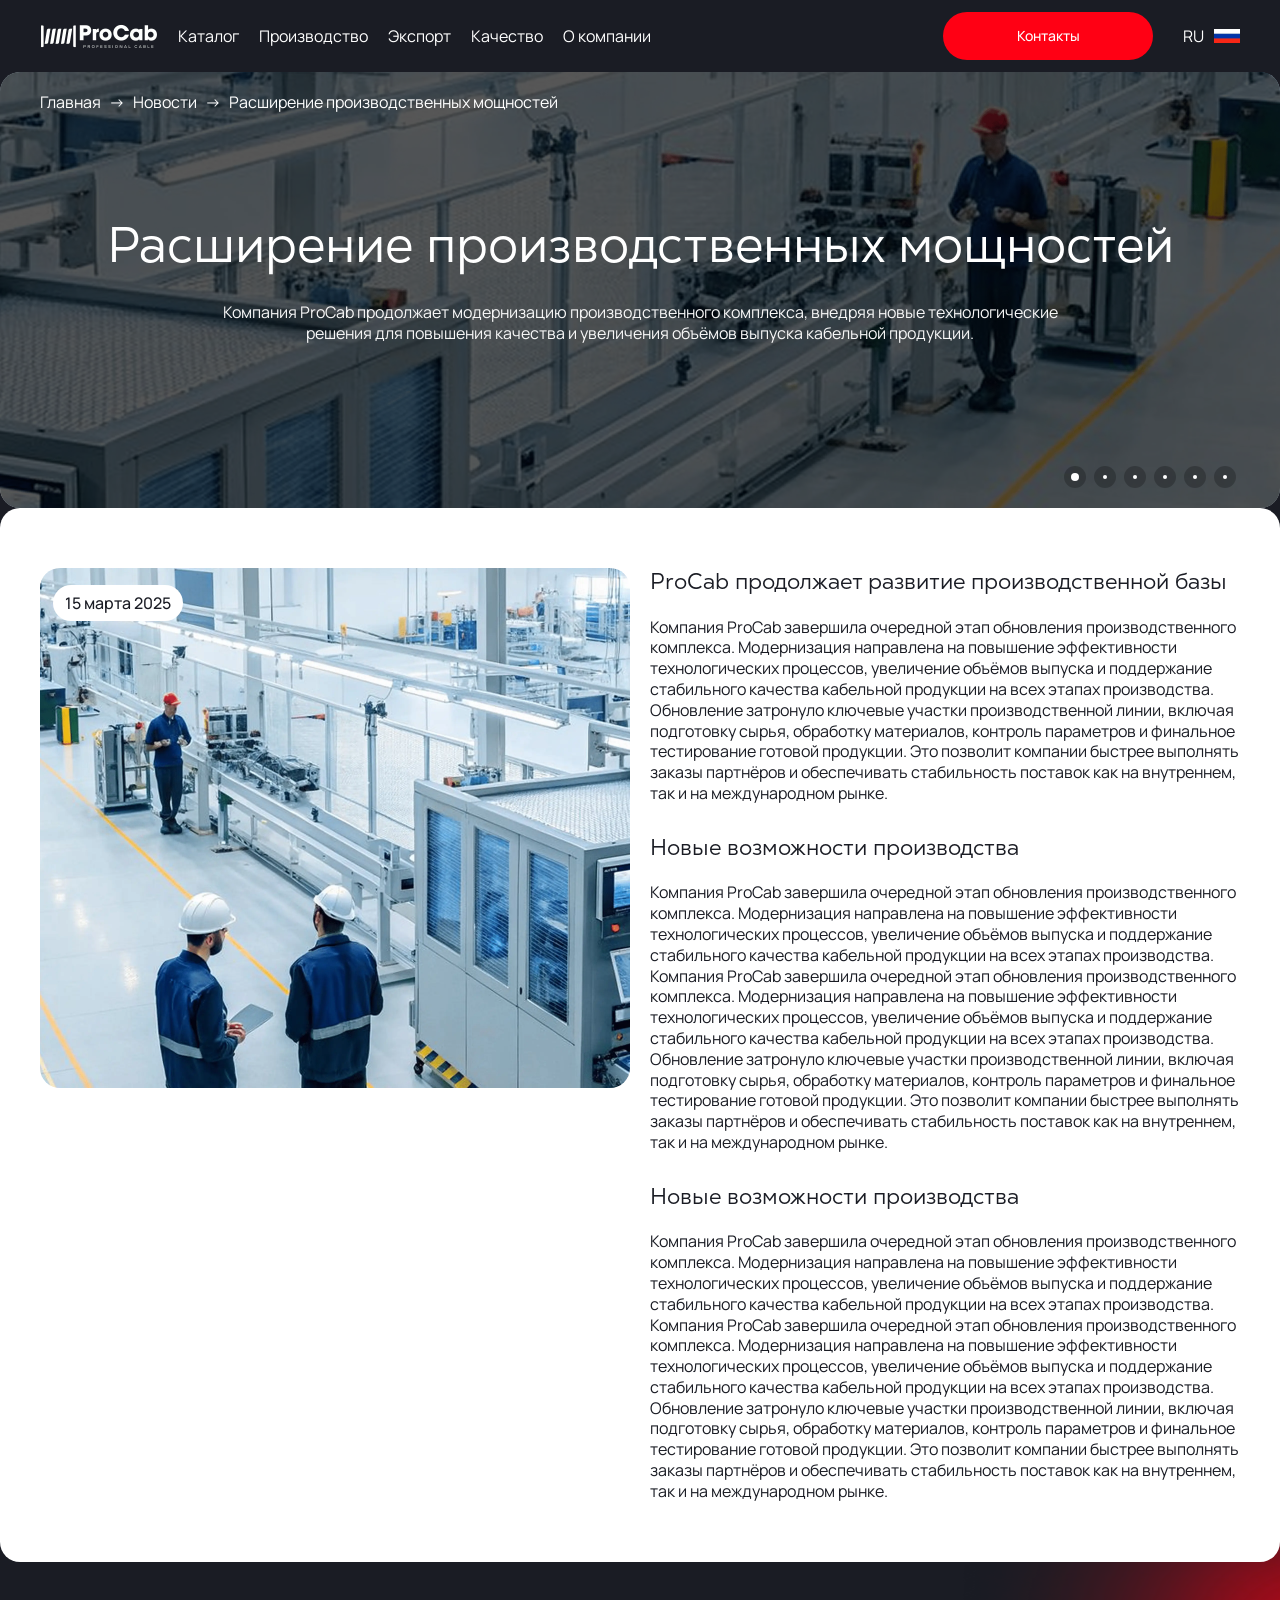
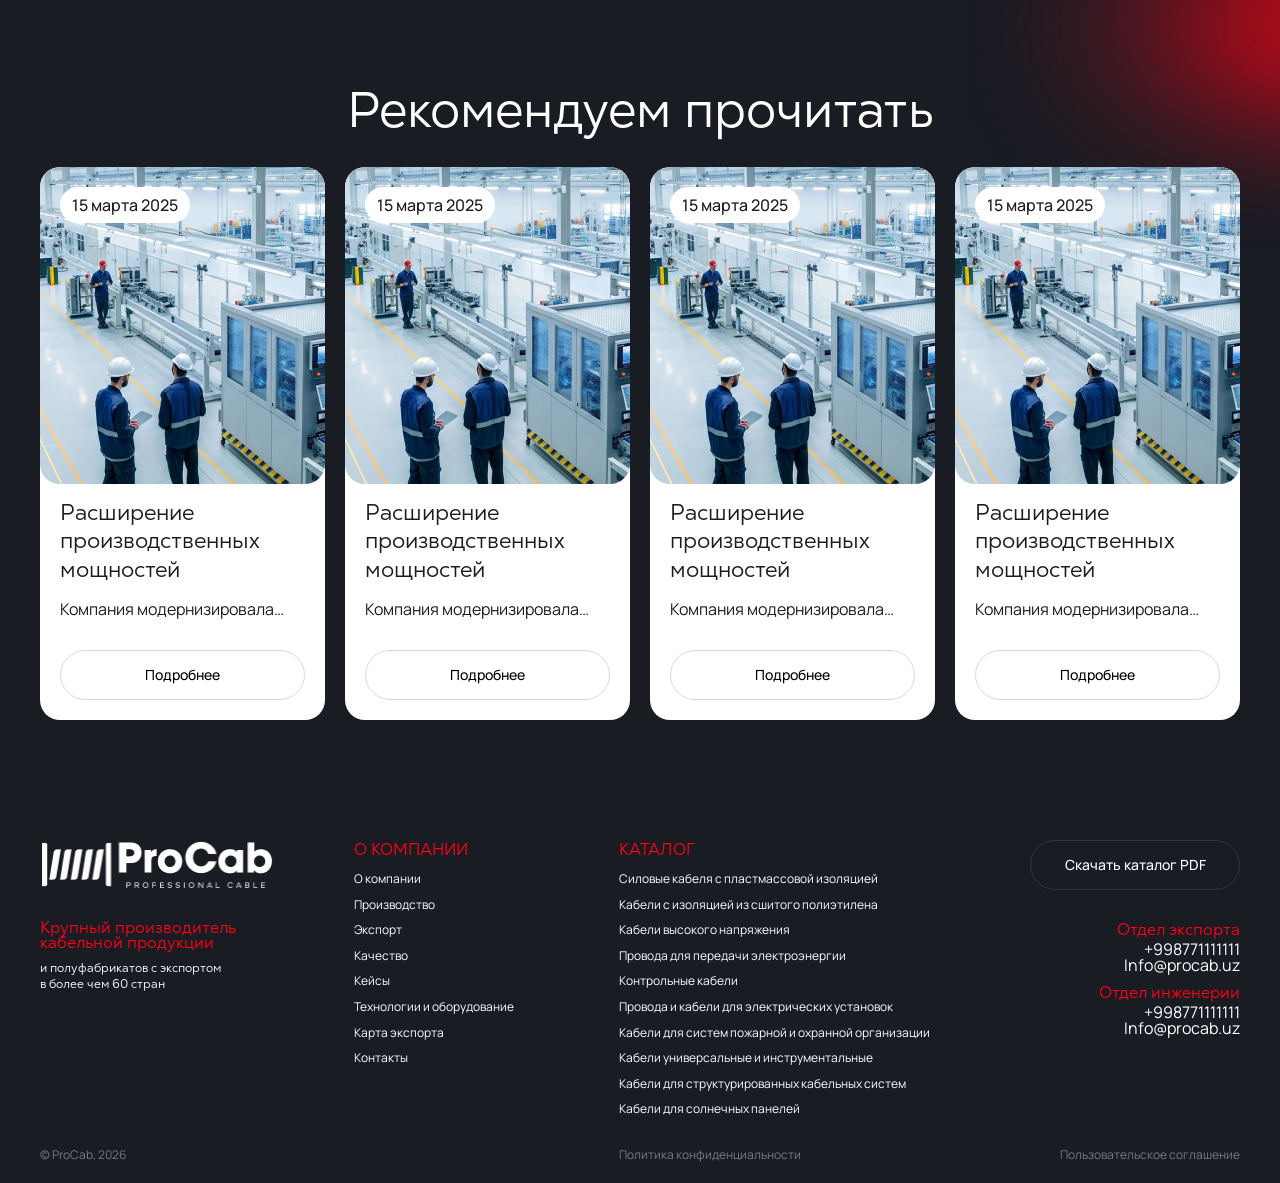
<file: single-blog.html>
<!--header.html-->
<!doctype html>
<html lang="en">
<head>
  <meta charset="UTF-8">
  <meta name="viewport"
        content="width=device-width, user-scalable=no, initial-scale=1.0, maximum-scale=1.0, minimum-scale=1.0">
  <meta http-equiv="X-UA-Compatible" content="ie=edge">
  <meta name="format-detection" content="telephone=no">
  <link rel="preconnect" href="https://fonts.googleapis.com">
  <link rel="preconnect" href="https://fonts.gstatic.com" crossorigin>
  <link
    href="https://fonts.googleapis.com/css2?family=Manrope:wght@200..800&family=Montserrat:ital,wght@0,100..900;1,100..900&display=swap"
    rel="stylesheet">
  <link rel="icon" type="image/png" href="./img/icons/favicon.svg" sizes="32x32">
  <link rel="apple-touch-icon" href="./img/icons/favicon.svg">
  <link rel="mask-icon" href="./img/icons/favicon.svg" color="#000000">
  <link
    rel="stylesheet"
    href="https://cdn.jsdelivr.net/npm/swiper@11/swiper-bundle.min.css"
  />
  <title></title>
<script defer src="js/bundle.js"></script><script defer src="js/libs.js"></script><script defer src="js/style.js"></script><link href="css/style.min.css" rel="stylesheet"></head>
<body>

<header class="header">
  <div class="container">
    <div class="header-wrapper">
      <div class="header-left">
        <div class="logo">
          <img src="./img/logo.webp" alt="">
        </div>
        <nav class="header-nav">
          <div class="header-mobile-top">
            <div class="logo">
              <img src="./img/logo.webp" alt="">
            </div>
          </div>
          <div class="close-menu-button"></div>
          <div class="header-mobile-bottom">
            <ul class="main-menu">
              <li>
                <a href="#">Каталог</a>
              </li>
              <li>
                <a href="#">Производство</a>
              </li>
              <li>
                <a href="#">Экспорт</a>
              </li>
              <li>
                <a href="#">Качество</a>
              </li>
              <li>
                <a href="#">О компании</a>
              </li>
            </ul>
            <a href="#" class="btn btn-red btn-mobile">Контакты</a>
          </div>
        </nav>
      </div>

      <div class="header-right">
        <div class="mobile-menu-button">
          <div class="line"></div>
          <div class="line"></div>
          <div class="line"></div>
        </div>
        <a href="#" class="btn btn-red btn-pc">Контакты</a>
        <ul class="lang-switch">
          <li>
            RU
            <img src="./img/icons/lang-ru.webp" alt="">
          </li>
        </ul>
      </div>
    </div>
  </div>
</header>

<main>




<section class="default-banner single-blog-banner slider-section">
  <div class="banner-slider slider-wrapper">
    <div class="swiper-wrapper">
      <div class="swiper-slide">
        <img src="./img/banner-back-pc.webp" alt="">
      </div>
      <div class="swiper-slide">
        <video autoplay muted loop src="./img/2zastavkaa.webm"></video>
      </div>
      <div class="swiper-slide">
        <img src="./img/banner-back-pc.webp" alt="">
      </div>
      <div class="swiper-slide">
        <video autoplay muted loop src="./img/2zastavkaa.webm"></video>
      </div>
      <div class="swiper-slide">
        <img src="./img/banner-back-pc.webp" alt="">
      </div>
      <div class="swiper-slide">
        <video autoplay muted loop src="./img/2zastavkaa.webm"></video>
      </div>
    </div>
  </div>
  <div class="container">
    <div class="swiper-pagination"></div>
    <div class="banner-content">
      <nav class="yoast-breadcrumbs">
          <span>
            <span>
              <a href="#">Главная</a>
            </span> →
            <span>
              <a href="#">Новости</a>
            </span> →
            <span class="breadcrumb_last" aria-current="page">Расширение производственных мощностей</span>
          </span>
      </nav>
      <h1>Расширение производственных мощностей</h1>
      <div class="description description-white">
        <p>Компания ProCab продолжает модернизацию производственного комплекса, внедряя новые технологические решения для повышения качества и увеличения объёмов выпуска кабельной продукции.</p>
      </div>
    </div>
  </div>
</section>

<section class="single-blog-content">
  <div class="container">
    <div class="row">
      <div class="col-lg-6 col-md-12 col-m-12 animate-block" data-delay="200">
        <div class="image-wrapper">
          <img src="./img/blog-post-image.webp" alt="">
          <div class="post-date">15 марта 2025</div>
        </div>
      </div>
      <div class="col-lg-6 col-md-12 col-m-12 animate-block">
        <div class="content-block">
          <div class="h3">ProCab продолжает развитие производственной базы</div>
          <p>
            Компания ProCab завершила очередной этап обновления производственного комплекса. Модернизация направлена на повышение эффективности технологических процессов, увеличение объёмов выпуска и поддержание стабильного качества кабельной продукции
            на всех этапах производства.
          </p>
          <p>
            Обновление затронуло ключевые участки производственной линии, включая подготовку сырья, обработку материалов, контроль параметров и финальное тестирование готовой продукции. Это позволит компании быстрее выполнять заказы партнёров и обеспечивать стабильность поставок как на внутреннем, так и на международном рынке.
          </p>
          <div class="h3">Новые возможности производства</div>
          <p>
            Компания ProCab завершила очередной этап обновления производственного комплекса. Модернизация направлена на повышение эффективности технологических процессов, увеличение объёмов выпуска и поддержание стабильного качества кабельной продукции на всех этапах производства.
          </p>
          <p>
            Компания ProCab завершила очередной этап обновления производственного комплекса. Модернизация направлена на повышение эффективности технологических процессов, увеличение объёмов выпуска и поддержание стабильного качества кабельной продукции
            на всех этапах производства. Обновление затронуло ключевые участки производственной линии, включая подготовку сырья, обработку материалов, контроль параметров и финальное тестирование готовой продукции. Это позволит компании быстрее выполнять заказы партнёров и обеспечивать стабильность поставок как на внутреннем, так и на международном рынке.
          </p>
          <div class="h3">Новые возможности производства</div>
          <p>
            Компания ProCab завершила очередной этап обновления производственного комплекса. Модернизация направлена на повышение эффективности технологических процессов, увеличение объёмов выпуска и поддержание стабильного качества кабельной продукции на всех этапах производства.
          </p>
          <p>
            Компания ProCab завершила очередной этап обновления производственного комплекса. Модернизация направлена на повышение эффективности технологических процессов, увеличение объёмов выпуска и поддержание стабильного качества кабельной продукции
            на всех этапах производства. Обновление затронуло ключевые участки производственной линии, включая подготовку сырья, обработку материалов, контроль параметров и финальное тестирование готовой продукции. Это позволит компании быстрее выполнять заказы партнёров и обеспечивать стабильность поставок как на внутреннем, так и на международном рынке.
          </p>
        </div>
      </div>
    </div>
  </div>
</section>

<section class="related-posts dark-section">
  <div class="container">
    <div class="title-colored title-colored-white">
      <h2>
        Рекомендуем прочитать
      </h2>
    </div>
    <div class="posts-grid">
      <div class="blog-card animate-block">
        <div class="blog-card-image">
          <img src="./img/blog-card-image.webp" alt="">
          <p class="card-date">15 марта 2025</p>
        </div>
        <div class="card-content">
          <div class="card-title">Расширение производственных мощностей</div>
          <div class="card-description">
            <p>Компания модернизировала линии...</p>
          </div>
        </div>
        <div class="card-button">
          <a href="#" class="btn btn-bordered">Подробнее</a>
        </div>
      </div>
      <div class="blog-card animate-block" data-delay="150">
        <div class="blog-card-image">
          <img src="./img/blog-card-image.webp" alt="">
          <p class="card-date">15 марта 2025</p>
        </div>
        <div class="card-content">
          <div class="card-title">Расширение производственных мощностей</div>
          <div class="card-description">
            <p>Компания модернизировала линии...</p>
          </div>
        </div>
        <div class="card-button">
          <a href="#" class="btn btn-bordered">Подробнее</a>
        </div>
      </div>
      <div class="blog-card animate-block" data-delay="300">
        <div class="blog-card-image">
          <img src="./img/blog-card-image.webp" alt="">
          <p class="card-date">15 марта 2025</p>
        </div>
        <div class="card-content">
          <div class="card-title">Расширение производственных мощностей</div>
          <div class="card-description">
            <p>Компания модернизировала линии...</p>
          </div>
        </div>
        <div class="card-button">
          <a href="#" class="btn btn-bordered">Подробнее</a>
        </div>
      </div>
      <div class="blog-card animate-block" data-delay="450">
        <div class="blog-card-image">
          <img src="./img/blog-card-image.webp" alt="">
          <p class="card-date">15 марта 2025</p>
        </div>
        <div class="card-content">
          <div class="card-title">Расширение производственных мощностей</div>
          <div class="card-description">
            <p>Компания модернизировала линии...</p>
          </div>
        </div>
        <div class="card-button">
          <a href="#" class="btn btn-bordered">Подробнее</a>
        </div>
      </div>
    </div>
  </div>
</section>

<!--footer.html-->
</main>

<footer class="footer">
    <div class="container">
      <div class="footer-grid">
        <div class="grid-column">
          <div class="logo">
            <img src="./img/logo.webp" alt="">
          </div>
          <div class="footer-description">
            <p>
              <strong>
                Крупный производитель кабельной продукции
              </strong>
              и полуфабрикатов с экспортом <br> в более чем 60 стран
            </p>
          </div>
        </div>
        <div class="grid-column">
          <nav class="footer-nav">
            <div class="footer-title">О КОМПАНИИ</div>
            <ul class="footer-menu">
              <li>
                <a href="#">О компании</a>
              </li>
              <li>
                <a href="#">Производство</a>
              </li>
              <li>
                <a href="#">Экспорт</a>
              </li>
              <li>
                <a href="#">Качество</a>
              </li>
              <li>
                <a href="#">Кейсы</a>
              </li>
              <li>
                <a href="#">Технологии и оборудование</a>
              </li>
              <li>
                <a href="#">Карта экспорта</a>
              </li>
              <li>
                <a href="#">Контакты</a>
              </li>
            </ul>
          </nav>
        </div>
        <div class="grid-column">
          <nav class="footer-nav">
            <div class="footer-title">КАТАЛОГ</div>
            <ul class="footer-menu">
              <li>
                <a href="#">Силовые кабеля с пластмассовой изоляцией</a>
              </li>
              <li>
                <a href="#">Кабели с изоляцией из сшитого полиэтилена</a>
              </li>
              <li>
                <a href="#">Кабели высокого напряжения</a>
              </li>
              <li>
                <a href="#">Провода для передачи электроэнергии</a>
              </li>
              <li>
                <a href="#">Контрольные кабели</a>
              </li>
              <li>
                <a href="#">Провода и кабели для электрических установок</a>
              </li>
              <li>
                <a href="#">Кабели для систем пожарной и охранной организации</a>
              </li>
              <li>
                <a href="#">Кабели универсальные и инструментальные</a>
              </li>
              <li>
                <a href="#">Кабели для структурированных кабельных систем</a>
              </li>
              <li>
                <a href="#">Кабели для солнечных панелей</a>
              </li>
            </ul>
          </nav>
        </div>
        <div class="grid-column">
          <a href="#" class="btn btn-bordered">Скачать каталог PDF</a>
          <div class="footer-contacts">
            <div class="footer-contact-item">
              <div class="footer-title">Отдел экспорта</div>
              <a href="#">+998771111111</a>
              <a href="#">Info@procab.uz</a>
            </div>
            <div class="footer-contact-item">
              <div class="footer-title">Отдел инженерии</div>
              <a href="#">+998771111111</a>
              <a href="#">Info@procab.uz</a>
            </div>
          </div>
        </div>
      </div>
      <div class="footer-bottom">
        <div class="footer-column">
          <div class="footer-copy">
            © ProCab, 2026
          </div>
        </div>
        <div class="footer-column">
          <div class="footer-links">
            <a href="#">Политика конфиденциальности</a>
            <a href="#">Пользовательское соглашение</a>
          </div>
        </div>
      </div>
    </div>
</footer>

<div class="modal-dialog modal-certificate">
  <div class="modal-content">
    <div class="modal-body">
      <button type="button" class="modal-close" data-dismiss="modal" aria-label="Close"></button>
      <div class="certificate-wrapper">
        <div class="certificate-img">
          <img src="./img/certificate-popup-img.webp" alt="">
        </div>
        <div class="certificate-content">
          <div class="certificate-title">Название сертификата</div>
          <div class="certificate-description">
            <p>Описание сертификата описание сертификата описание сертификата описание сертификата описание сертификата описание сертификата описание сертификата описание сертификата описание сертификата описание сертификата описание сертификата описание сертификата описание сертификата описание сертификата описание сертификата</p>
          </div>
        </div>
      </div>
    </div>
  </div>
</div>

<div class="modal-dialog modal-video">
  <div class="modal-content">
    <div class="modal-body">
      <button type="button" class="modal-close" data-dismiss="modal" aria-label="Close"></button>
     <div class="video-wrapper">
       <video autoplay muted loop src="./img/2zastavkaa.webm"></video>
     </div>
    </div>
  </div>
</div>

<script src="https://cdn.jsdelivr.net/npm/swiper@11/swiper-bundle.min.js"></script>
</body>
</html>
</file>
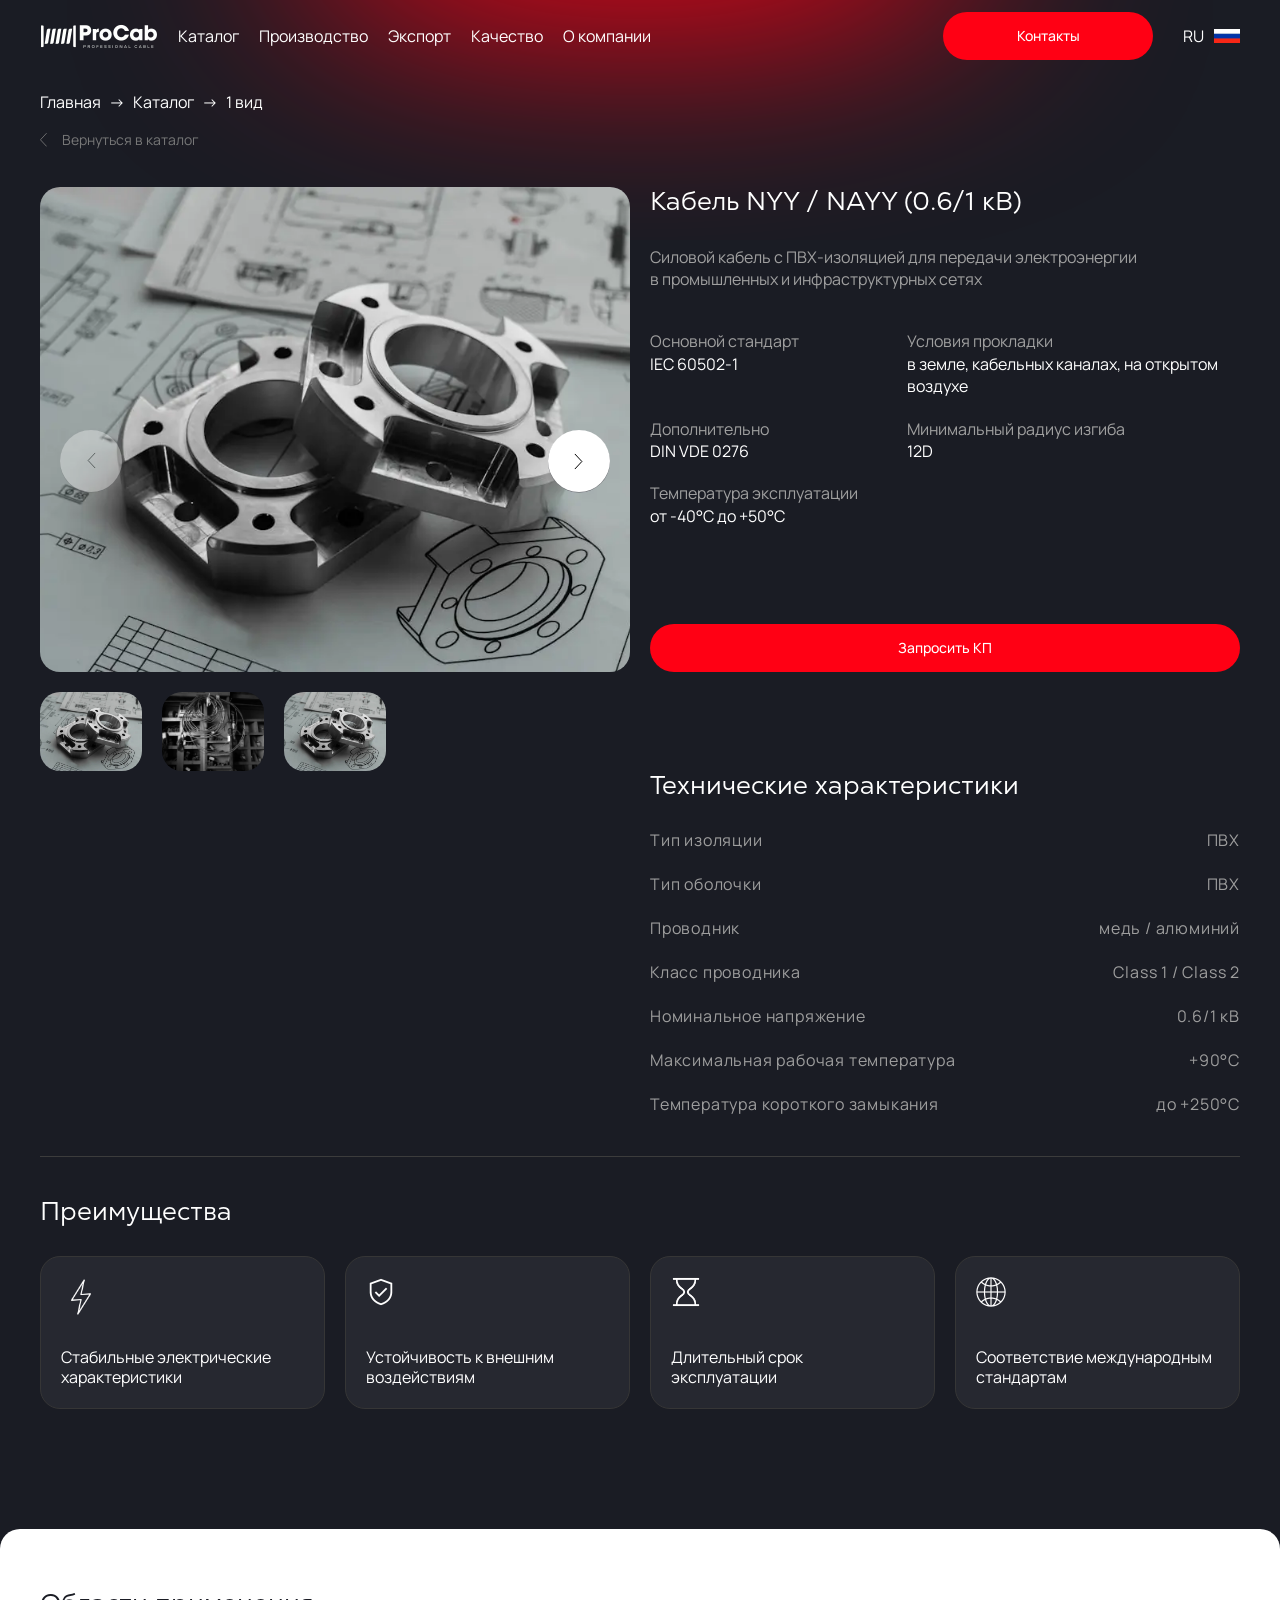
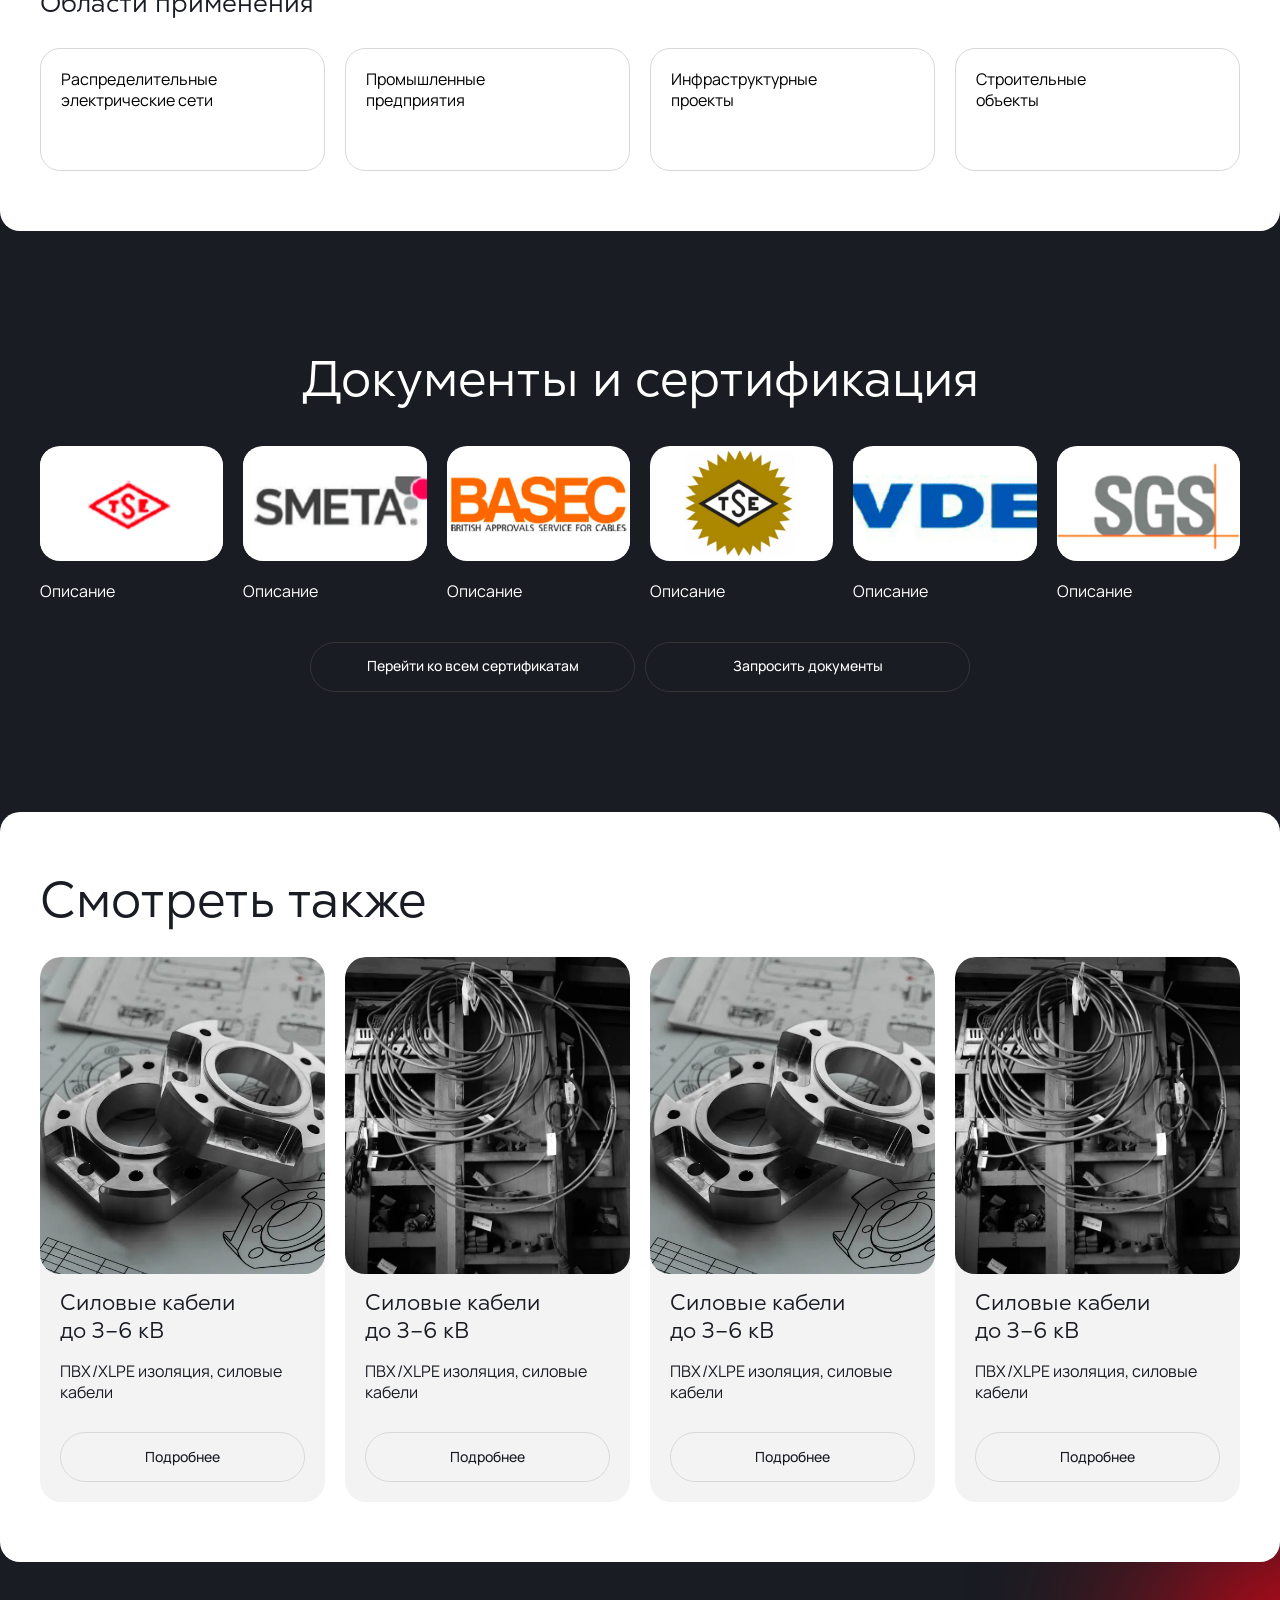
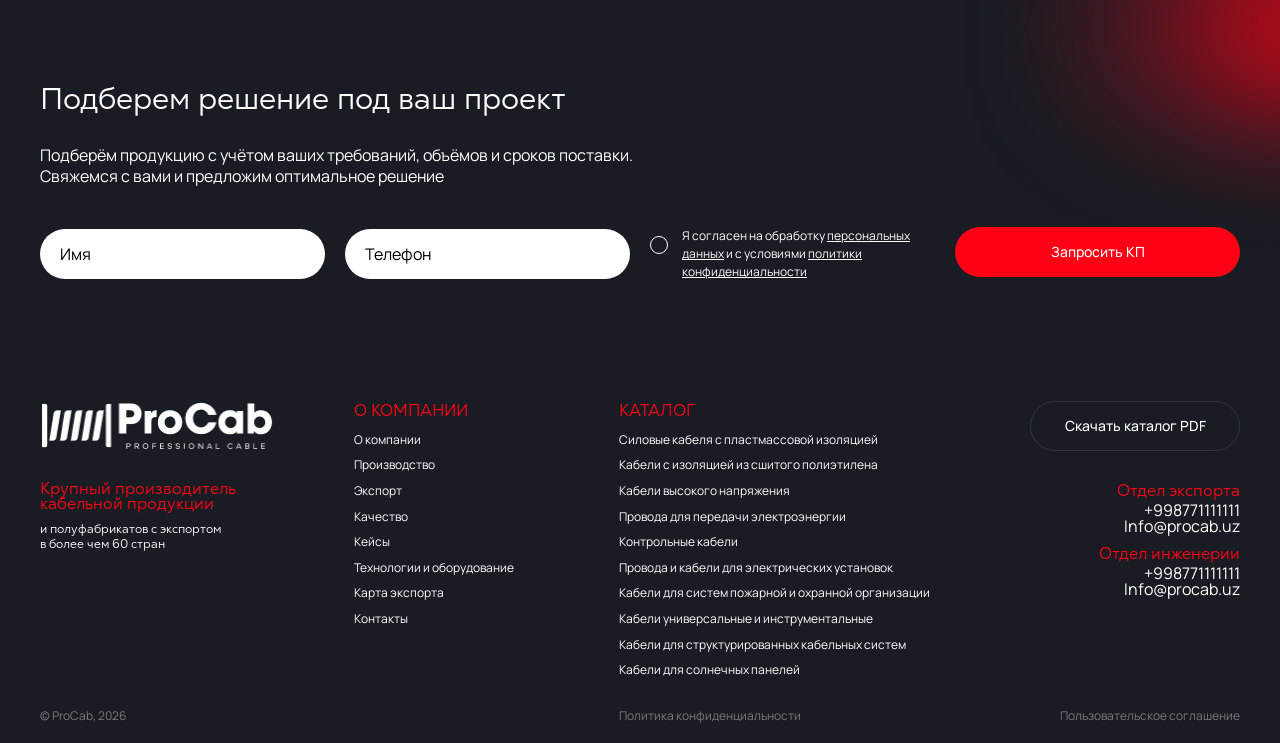
<file: single-product.html>
<!--header.html-->
<!doctype html>
<html lang="en">
<head>
  <meta charset="UTF-8">
  <meta name="viewport"
        content="width=device-width, user-scalable=no, initial-scale=1.0, maximum-scale=1.0, minimum-scale=1.0">
  <meta http-equiv="X-UA-Compatible" content="ie=edge">
  <meta name="format-detection" content="telephone=no">
  <link rel="preconnect" href="https://fonts.googleapis.com">
  <link rel="preconnect" href="https://fonts.gstatic.com" crossorigin>
  <link
    href="https://fonts.googleapis.com/css2?family=Manrope:wght@200..800&family=Montserrat:ital,wght@0,100..900;1,100..900&display=swap"
    rel="stylesheet">
  <link rel="icon" type="image/png" href="./img/icons/favicon.svg" sizes="32x32">
  <link rel="apple-touch-icon" href="./img/icons/favicon.svg">
  <link rel="mask-icon" href="./img/icons/favicon.svg" color="#000000">
  <link
    rel="stylesheet"
    href="https://cdn.jsdelivr.net/npm/swiper@11/swiper-bundle.min.css"
  />
  <title></title>
<script defer src="js/bundle.js"></script><script defer src="js/libs.js"></script><script defer src="js/style.js"></script><link href="css/style.min.css" rel="stylesheet"></head>
<body>

<header class="header">
  <div class="container">
    <div class="header-wrapper">
      <div class="header-left">
        <div class="logo">
          <img src="./img/logo.webp" alt="">
        </div>
        <nav class="header-nav">
          <div class="header-mobile-top">
            <div class="logo">
              <img src="./img/logo.webp" alt="">
            </div>
          </div>
          <div class="close-menu-button"></div>
          <div class="header-mobile-bottom">
            <ul class="main-menu">
              <li>
                <a href="#">Каталог</a>
              </li>
              <li>
                <a href="#">Производство</a>
              </li>
              <li>
                <a href="#">Экспорт</a>
              </li>
              <li>
                <a href="#">Качество</a>
              </li>
              <li>
                <a href="#">О компании</a>
              </li>
            </ul>
            <a href="#" class="btn btn-red btn-mobile">Контакты</a>
          </div>
        </nav>
      </div>

      <div class="header-right">
        <div class="mobile-menu-button">
          <div class="line"></div>
          <div class="line"></div>
          <div class="line"></div>
        </div>
        <a href="#" class="btn btn-red btn-pc">Контакты</a>
        <ul class="lang-switch">
          <li>
            RU
            <img src="./img/icons/lang-ru.webp" alt="">
          </li>
        </ul>
      </div>
    </div>
  </div>
</header>

<main>




<style>
  .header {
    background-color: transparent;
  }
</style>

<section class="single-product">
  <div class="container">
    <div class="product-nav">
      <nav class="yoast-breadcrumbs">
          <span>
            <span>
              <a href="#">Главная</a>
            </span> →
            <span>
              <a href="#">Каталог</a>
            </span> →
            <span class="breadcrumb_last" aria-current="page">1 вид</span>
          </span>
      </nav>
      <a href="#" class="link-back">Вернуться в каталог</a>
    </div>
    <div class="product-container">
      <div class="row">
        <div class="col-lg-6 col-md-12 col-m-12">
          <div class="product-slider">
            <div class="gallery-slider-main slider-wrapper">
              <div class="swiper-button swiper-button-next"></div>
              <div class="swiper-button swiper-button-prev"></div>
              <div class="swiper-wrapper">
                <div class="swiper-slide">
                  <div class="image-wrapper">
                    <img src="./img/cat-catalog-card-img1.webp" alt="">
                  </div>
                </div>
                <div class="swiper-slide">
                  <div class="image-wrapper">
                    <img src="./img/cat-catalog-card-img2.webp" alt="">
                  </div>
                </div>
                <div class="swiper-slide">
                  <div class="image-wrapper">
                    <img src="./img/cat-catalog-card-img1.webp" alt="">
                  </div>
                </div>
              </div>
            </div>
            <div class="gallery-slider-thumbs slider-wrapper">
              <div class="swiper-wrapper">
                <div class="swiper-slide">
                  <div class="image-wrapper">
                    <img src="./img/cat-catalog-card-img1.webp" alt="">
                  </div>
                </div>
                <div class="swiper-slide">
                  <div class="image-wrapper">
                    <img src="./img/cat-catalog-card-img2.webp" alt="">
                  </div>
                </div>
                <div class="swiper-slide">
                  <div class="image-wrapper">
                    <img src="./img/cat-catalog-card-img1.webp" alt="">
                  </div>
                </div>
              </div>
            </div>
          </div>
        </div>
        <div class="col-lg-6 col-md-12 col-m-12">
          <div class="product-content-wrapper">
            <div class="product-info">
              <div class="product-content">
                <h1>Кабель NYY / NAYY <br class="br-mobile"> (0.6/1 кВ)</h1>
                <div class="description">
                  <p>
                    Силовой кабель с ПВХ-изоляцией для передачи электроэнергии
                    <br>
                    в промышленных и инфраструктурных сетях</p>
                </div>
                <div class="product-attributes">
                  <div class="attribute-item">
                    <div class="attribute-title">Основной стандарт</div>
                    <div class="attribute-value">IEC 60502-1</div>
                  </div>
                  <div class="attribute-item">
                    <div class="attribute-title">Условия прокладки</div>
                    <div class="attribute-value">в земле, кабельных каналах, на открытом воздухе</div>
                  </div>
                  <div class="attribute-item">
                    <div class="attribute-title">Дополнительно</div>
                    <div class="attribute-value">DIN VDE 0276</div>
                  </div>
                  <div class="attribute-item">
                    <div class="attribute-title">Минимальный радиус изгиба</div>
                    <div class="attribute-value">12D</div>
                  </div>
                  <div class="attribute-item">
                    <div class="attribute-title">Температура эксплуатации </div>
                    <div class="attribute-value">от -40°C до +50°C</div>
                  </div>
                </div>
              </div>
              <a href="#" class="btn btn-red open-modal-dialog">Запросить КП</a>
            </div>

            <div class="product-characteristics">
              <div class="title">Технические характеристики</div>
              <div class="characteristics">
                <p>Тип изоляции <span>ПВХ</span></p>
                <p>Тип оболочки <span>ПВХ</span></p>
                <p>Проводник <span>медь / алюминий</span></p>
                <p>Класс проводника <span>Class 1 / Class 2</span></p>
                <p>Номинальное напряжение <span>0.6/1 кВ</span></p>
                <p>Максимальная рабочая температура <span>+90°C</span></p>
                <p>Температура короткого замыкания <span>до +250°C</span></p>
              </div>
            </div>

          </div>
        </div>
      </div>
    </div>
  </div>
</section>

<section class="product-benefits">
  <div class="container">
    <div class="title-small title-small-white">
      <h2>Преимущества</h2>
    </div>
    <div class="benefits-grid">
      <div class="card-item">
        <div class="card-icon">
          <img src="./img/icons/product-benefit-ico1.svg" alt="">
        </div>
        <p class="card-title">Стабильные электрические <br class="br-mobile"> характеристики</p>
      </div>
      <div class="card-item">
        <div class="card-icon">
          <img src="./img/icons/product-benefit-ico2.webp" alt="">
        </div>
        <p class="card-title">Устойчивость к внешним <br class="br-mobile"> воздействиям</p>
      </div>
      <div class="card-item">
        <div class="card-icon">
          <img src="./img/icons/product-benefit-ico3.webp" alt="">
        </div>
        <p class="card-title">Длительный срок <br> эксплуатации</p>
      </div>
      <div class="card-item">
        <div class="card-icon">
          <img src="./img/icons/production-ccard-ico1.webp" alt="">
        </div>
        <p class="card-title">Соответствие международным <br class="br-mobile"> стандартам</p>
      </div>
    </div>
  </div>
</section>

<section class="product-use-areas">
  <div class="container">
    <div class="title-small">
      <h2>Области применения</h2>
    </div>
    <div class="areas-grid">
      <div class="area-item">
        <p class="card-title">Распределительные <br> электрические сети</p>
      </div>
      <div class="area-item">
        <p class="card-title">Промышленные <br> предприятия</p>
      </div>
      <div class="area-item">
        <p class="card-title">Инфраструктурные <br> проекты</p>
      </div>
      <div class="area-item">
        <p class="card-title"> Строительные <br> объекты</p>
      </div>
    </div>
  </div>
</section>

<section class="certificates-section product-certificates-section dark-section animate-block">
  <div class="container">
    <div class="title-colored title-colored-white">
      <h2>
        Документы и сертификация
      </h2>
    </div>
    <div class="certificates-grid">
      <div class="certificate-item animate-block">
        <div class="certificate-img open-modal-dialog" data-src="modal-certificate">
          <img src="./img/certificate-img1.webp" alt="">
        </div>
        <div class="description-white certificate-description">
          <p>Описание</p>
        </div>
      </div>
      <div class="certificate-item animate-block" data-delay="150">
        <div class="certificate-img open-modal-dialog" data-src="modal-certificate">
          <img src="./img/certificate-img2.webp" alt="">
        </div>
        <div class="description-white certificate-description">
          <p>Описание</p>
        </div>
      </div>
      <div class="certificate-item animate-block" data-delay="300">
        <div class="certificate-img open-modal-dialog" data-src="modal-certificate">
          <img src="./img/certificate-img3.webp" alt="">
        </div>
        <div class="description-white certificate-description">
          <p>Описание</p>
        </div>
      </div>
      <div class="certificate-item animate-block" data-delay="450">
        <div class="certificate-img open-modal-dialog" data-src="modal-certificate">
          <img src="./img/certificate-img4.webp" alt="">
        </div>
        <div class="description-white certificate-description">
          <p>Описание</p>
        </div>
      </div>
      <div class="certificate-item animate-block" data-delay="600">
        <div class="certificate-img open-modal-dialog" data-src="modal-certificate">
          <img src="./img/certificate-img5.webp" alt="">
        </div>
        <div class="description-white certificate-description">
          <p>Описание</p>
        </div>
      </div>
      <div class="certificate-item animate-block" data-delay="750">
        <div class="certificate-img open-modal-dialog" data-src="modal-certificate">
          <img src="./img/certificate-img6.webp" alt="">
        </div>
        <div class="description-white certificate-description">
          <p>Описание</p>
        </div>
      </div>
    </div>
    <div class="buttons-wrapper">
      <a href="#" class="btn btn-bordered">Перейти ко всем сертификатам</a>
      <a href="#" class="btn btn-bordered">Запросить документы</a>
    </div>
  </div>
</section>

<section class="related-products animate-block">
  <div class="container">
    <h2>Смотреть также</h2>
    <div class="products-grid">
      <div class="category-catalog-card animate-block" data-delay="150">
        <div class="card-content-top">
          <div class="card-image">
            <img src="./img/cat-catalog-card-img1.webp" alt="">
          </div>
          <div class="card-content">
            <div class="card-title">Силовые кабели <br> до 3–6 кВ</div>
            <div class="card-description">
              <p>ПВХ/ХLPE изоляция, силовые кабели</p>
            </div>
          </div>
        </div>
        <div class="card-button">
          <a href="#" class="btn btn-bordered">Подробнее</a>
        </div>
      </div>
      <div class="category-catalog-card animate-block" data-delay="300">
        <div class="card-content-top">
          <div class="card-image">
            <img src="./img/cat-catalog-card-img2.webp" alt="">
          </div>
          <div class="card-content">
            <div class="card-title">Силовые кабели <br> до 3–6 кВ</div>
            <div class="card-description">
              <p>ПВХ/ХLPE изоляция, силовые кабели</p>
            </div>
          </div>
        </div>
        <div class="card-button">
          <a href="#" class="btn btn-bordered">Подробнее</a>
        </div>
      </div>
      <div class="category-catalog-card animate-block" data-delay="450">
        <div class="card-content-top">
          <div class="card-image">
            <img src="./img/cat-catalog-card-img1.webp" alt="">
          </div>
          <div class="card-content">
            <div class="card-title">Силовые кабели <br> до 3–6 кВ</div>
            <div class="card-description">
              <p>ПВХ/ХLPE изоляция, силовые кабели</p>
            </div>
          </div>
        </div>
        <div class="card-button">
          <a href="#" class="btn btn-bordered">Подробнее</a>
        </div>
      </div>
      <div class="category-catalog-card animate-block" data-delay="600">
        <div class="card-content-top">
          <div class="card-image">
            <img src="./img/cat-catalog-card-img2.webp" alt="">
          </div>
          <div class="card-content">
            <div class="card-title">Силовые кабели <br> до 3–6 кВ</div>
            <div class="card-description">
              <p>ПВХ/ХLPE изоляция, силовые кабели</p>
            </div>
          </div>
        </div>
        <div class="card-button">
          <a href="#" class="btn btn-bordered">Подробнее</a>
        </div>
      </div>
    </div>
  </div>
</section>

<section class="callback-section callback-section-product callback-section-decor-right animate-block" data-delay="300">
  <div class="container">
    <div class="title-colored title-colored-white">
      <h2>
        Подберем решение под ваш проект
      </h2>
      <div class="description description-white">
        <p>Подберём продукцию с учётом ваших требований, объёмов и сроков поставки. Свяжемся с вами и предложим оптимальное решение</p>
      </div>
    </div>

    <div class="form-wrapper">
      <div class="wpcf7 js" id="wpcf7-f35-o1" lang="ru-RU" dir="ltr" data-wpcf7-id="35">
        <div class="screen-reader-response"><p role="status" aria-live="polite" aria-atomic="true"></p> <ul></ul></div>
        <form action="/dev/#wpcf7-f35-o1" method="post" class="wpcf7-form init" aria-label="Контактная форма" novalidate="novalidate" data-status="init">
          <fieldset class="hidden-fields-container"><input type="hidden" name="_wpcf7" value="35"><input type="hidden" name="_wpcf7_version" value="6.1.5"><input type="hidden" name="_wpcf7_locale" value="ru_RU"><input type="hidden" name="_wpcf7_unit_tag" value="wpcf7-f35-o1"><input type="hidden" name="_wpcf7_container_post" value="0"><input type="hidden" name="_wpcf7_posted_data_hash" value="">
          </fieldset>
          <p><span class="wpcf7-form-control-wrap" data-name="text-848"><input size="40" maxlength="400" class="wpcf7-form-control wpcf7-text" autocomplete="name" aria-invalid="false" placeholder="Имя" value="" type="text" name="text-848"></span><br>
            <span class="wpcf7-form-control-wrap" data-name="tel-583"><input size="40" maxlength="400" class="wpcf7-form-control wpcf7-tel wpcf7-text wpcf7-validates-as-tel" aria-invalid="false" placeholder="Телефон" value="" type="tel" name="tel-583"></span><br>
            <span class="wpcf7-form-control-wrap" data-name="acceptance-46"><span class="wpcf7-form-control wpcf7-acceptance"><span class="wpcf7-list-item"><label><input type="checkbox" name="acceptance-46" value="1" aria-invalid="false"><span class="wpcf7-list-item-label">Я согласен на обработку <a href="#">персональных данных</a> и с условиями <a href="#">политики конфиденциальности</a></span></label></span></span></span><br>
            <input class="wpcf7-form-control wpcf7-submit has-spinner" type="submit" value="Запросить КП" disabled=""><span class="wpcf7-spinner"></span>
          </p><div class="wpcf7-response-output" aria-hidden="true"></div>
        </form>
      </div>
    </div>

  </div>
</section>

<!--footer.html-->
</main>

<footer class="footer">
    <div class="container">
      <div class="footer-grid">
        <div class="grid-column">
          <div class="logo">
            <img src="./img/logo.webp" alt="">
          </div>
          <div class="footer-description">
            <p>
              <strong>
                Крупный производитель кабельной продукции
              </strong>
              и полуфабрикатов с экспортом <br> в более чем 60 стран
            </p>
          </div>
        </div>
        <div class="grid-column">
          <nav class="footer-nav">
            <div class="footer-title">О КОМПАНИИ</div>
            <ul class="footer-menu">
              <li>
                <a href="#">О компании</a>
              </li>
              <li>
                <a href="#">Производство</a>
              </li>
              <li>
                <a href="#">Экспорт</a>
              </li>
              <li>
                <a href="#">Качество</a>
              </li>
              <li>
                <a href="#">Кейсы</a>
              </li>
              <li>
                <a href="#">Технологии и оборудование</a>
              </li>
              <li>
                <a href="#">Карта экспорта</a>
              </li>
              <li>
                <a href="#">Контакты</a>
              </li>
            </ul>
          </nav>
        </div>
        <div class="grid-column">
          <nav class="footer-nav">
            <div class="footer-title">КАТАЛОГ</div>
            <ul class="footer-menu">
              <li>
                <a href="#">Силовые кабеля с пластмассовой изоляцией</a>
              </li>
              <li>
                <a href="#">Кабели с изоляцией из сшитого полиэтилена</a>
              </li>
              <li>
                <a href="#">Кабели высокого напряжения</a>
              </li>
              <li>
                <a href="#">Провода для передачи электроэнергии</a>
              </li>
              <li>
                <a href="#">Контрольные кабели</a>
              </li>
              <li>
                <a href="#">Провода и кабели для электрических установок</a>
              </li>
              <li>
                <a href="#">Кабели для систем пожарной и охранной организации</a>
              </li>
              <li>
                <a href="#">Кабели универсальные и инструментальные</a>
              </li>
              <li>
                <a href="#">Кабели для структурированных кабельных систем</a>
              </li>
              <li>
                <a href="#">Кабели для солнечных панелей</a>
              </li>
            </ul>
          </nav>
        </div>
        <div class="grid-column">
          <a href="#" class="btn btn-bordered">Скачать каталог PDF</a>
          <div class="footer-contacts">
            <div class="footer-contact-item">
              <div class="footer-title">Отдел экспорта</div>
              <a href="#">+998771111111</a>
              <a href="#">Info@procab.uz</a>
            </div>
            <div class="footer-contact-item">
              <div class="footer-title">Отдел инженерии</div>
              <a href="#">+998771111111</a>
              <a href="#">Info@procab.uz</a>
            </div>
          </div>
        </div>
      </div>
      <div class="footer-bottom">
        <div class="footer-column">
          <div class="footer-copy">
            © ProCab, 2026
          </div>
        </div>
        <div class="footer-column">
          <div class="footer-links">
            <a href="#">Политика конфиденциальности</a>
            <a href="#">Пользовательское соглашение</a>
          </div>
        </div>
      </div>
    </div>
</footer>

<div class="modal-dialog modal-certificate">
  <div class="modal-content">
    <div class="modal-body">
      <button type="button" class="modal-close" data-dismiss="modal" aria-label="Close"></button>
      <div class="certificate-wrapper">
        <div class="certificate-img">
          <img src="./img/certificate-popup-img.webp" alt="">
        </div>
        <div class="certificate-content">
          <div class="certificate-title">Название сертификата</div>
          <div class="certificate-description">
            <p>Описание сертификата описание сертификата описание сертификата описание сертификата описание сертификата описание сертификата описание сертификата описание сертификата описание сертификата описание сертификата описание сертификата описание сертификата описание сертификата описание сертификата описание сертификата</p>
          </div>
        </div>
      </div>
    </div>
  </div>
</div>

<div class="modal-dialog modal-video">
  <div class="modal-content">
    <div class="modal-body">
      <button type="button" class="modal-close" data-dismiss="modal" aria-label="Close"></button>
     <div class="video-wrapper">
       <video autoplay muted loop src="./img/2zastavkaa.webm"></video>
     </div>
    </div>
  </div>
</div>

<script src="https://cdn.jsdelivr.net/npm/swiper@11/swiper-bundle.min.js"></script>
</body>
</html>
</file>
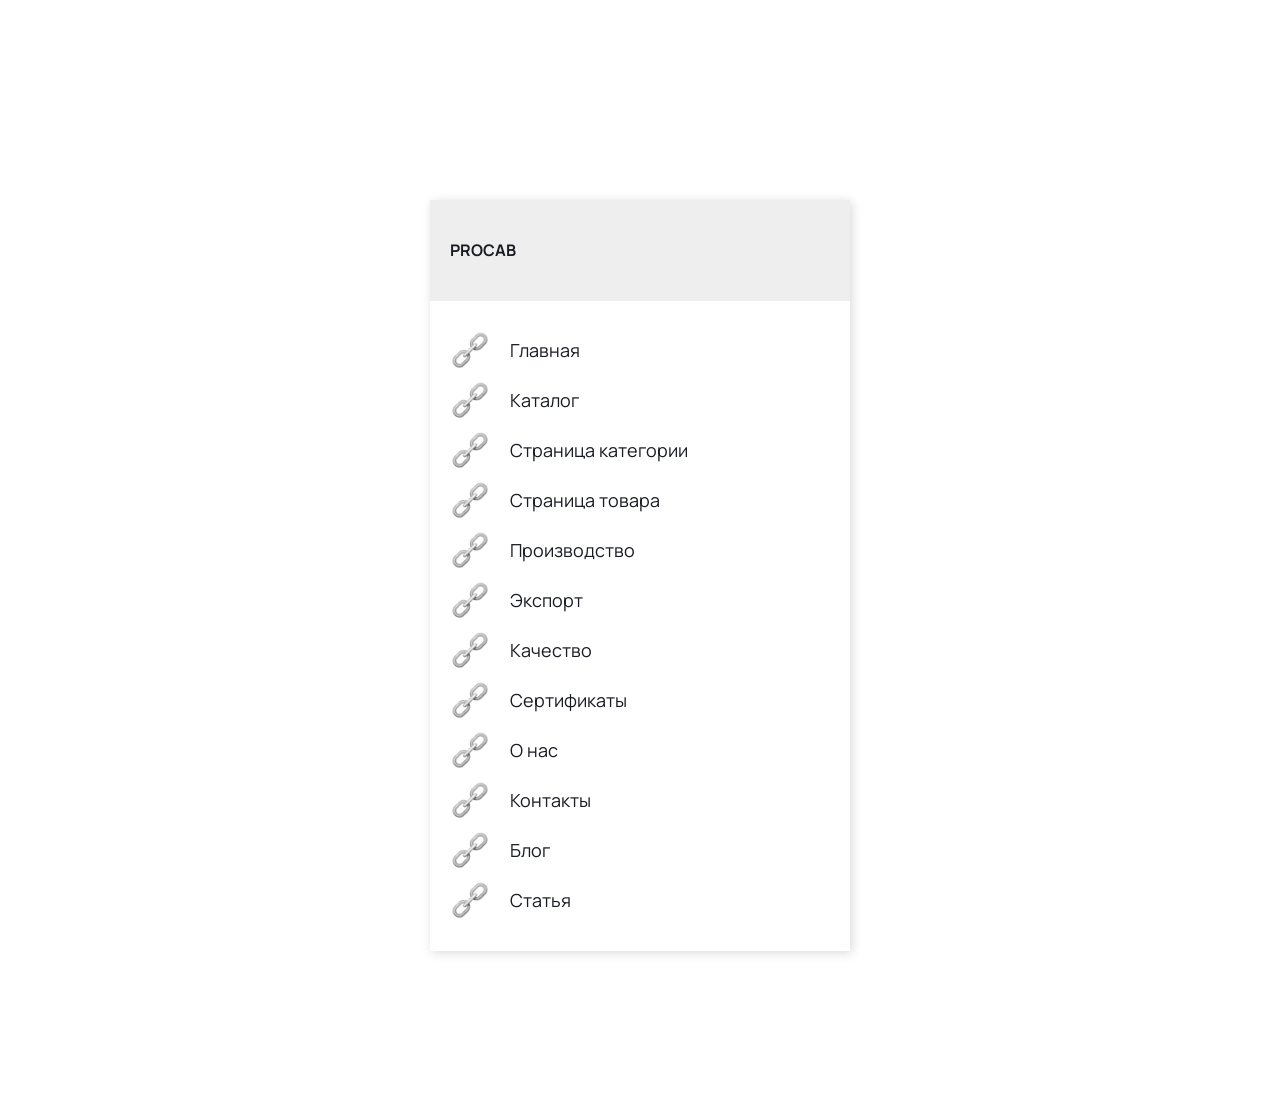
<file: site-nav-page.html>
<!--header.html-->
<!doctype html>
<html lang="en">
<head>
  <meta charset="UTF-8">
  <meta name="viewport"
        content="width=device-width, user-scalable=no, initial-scale=1.0, maximum-scale=1.0, minimum-scale=1.0">
  <meta http-equiv="X-UA-Compatible" content="ie=edge">
  <meta name="format-detection" content="telephone=no">
  <link rel="preconnect" href="https://fonts.googleapis.com">
  <link rel="preconnect" href="https://fonts.gstatic.com" crossorigin>
  <link
    href="https://fonts.googleapis.com/css2?family=Manrope:wght@200..800&family=Montserrat:ital,wght@0,100..900;1,100..900&display=swap"
    rel="stylesheet">
  <link rel="icon" type="image/png" href="./img/icons/favicon.svg" sizes="32x32">
  <link rel="apple-touch-icon" href="./img/icons/favicon.svg">
  <link rel="mask-icon" href="./img/icons/favicon.svg" color="#000000">
  <link
    rel="stylesheet"
    href="https://cdn.jsdelivr.net/npm/swiper@11/swiper-bundle.min.css"
  />
  <title></title>
<script defer src="js/bundle.js"></script><script defer src="js/libs.js"></script><script defer src="js/style.js"></script><link href="css/style.min.css" rel="stylesheet"></head>
<body>

<header class="header">
  <div class="container">
    <div class="header-wrapper">
      <div class="header-left">
        <div class="logo">
          <img src="./img/logo.webp" alt="">
        </div>
        <nav class="header-nav">
          <div class="close-menu-button"></div>
          <ul class="main-menu">
            <li>
              <a href="#">Каталог</a>
            </li>
            <li>
              <a href="#">Производство</a>
            </li>
            <li>
              <a href="#">Экспорт</a>
            </li>
            <li>
              <a href="#">Качество</a>
            </li>
            <li>
              <a href="#">О компании</a>
            </li>
          </ul>
        </nav>
      </div>

      <div class="header-right">
        <div class="mobile-menu-button">
          <div class="line"></div>
          <div class="line"></div>
          <div class="line"></div>
        </div>
        <a href="#" class="btn btn-red">Контакты</a>
        <ul class="lang-switch">
          <li>
            RU
            <img src="./img/icons/lang-ru.webp" alt="">
          </li>
        </ul>
      </div>
    </div>
  </div>
</header>

<main>




<section class="site-nav-section">
  <div class="container">
    <div class="site-nav-block">
      <div class="site-nav-header">
        <p class="site-name">Procab</p>
      </div>
      <nav class="site-nav">
        <ul class="site-nav-ul">
          <li><a href="https://mixastudio-dev.github.io/procab/index.html">Главная</a></li>
          <li><a href="catalog.html">Каталог</a></li>
          <li><a href="category-page.html">Страница категории</a></li>
          <li><a href="single-product.html">Страница товара</a></li>
          <li><a href="production-page.html">Производство</a></li>
          <li><a href="export-page.html">Экспорт</a></li>
          <li><a href="quality-page.html">Качество</a></li>
          <li><a href="certificates-page.html">Сертификаты</a></li>
          <li><a href="about.html">О нас</a></li>
          <li><a href="contacts.html">Контакты</a></li>
          <li><a href="blog.html">Блог</a></li>
          <li><a href="single-blog.html">Статья</a></li>
        </ul>
      </nav>
    </div>
  </div>
</section>

<style>
  header, footer {
    display: none;
  }
  body {
    background-color: #fff;
  }
</style>


<!--footer.html-->
</main>

<footer class="footer">
    <div class="container">
      <div class="footer-grid">
        <div class="grid-column">
          <div class="logo">
            <img src="./img/logo.webp" alt="">
          </div>
          <div class="footer-description">
            <p>
              <strong>
                Крупный производитель кабельной продукции
              </strong>
              и полуфабрикатов с экспортом <br> в более чем 60 стран
            </p>
          </div>
        </div>
        <div class="grid-column">
          <nav class="footer-nav">
            <div class="footer-title">О КОМПАНИИ</div>
            <ul class="footer-menu">
              <li>
                <a href="#">О компании</a>
              </li>
              <li>
                <a href="#">Производство</a>
              </li>
              <li>
                <a href="#">Экспорт</a>
              </li>
              <li>
                <a href="#">Качество</a>
              </li>
              <li>
                <a href="#">Кейсы</a>
              </li>
              <li>
                <a href="#">Технологии и оборудование</a>
              </li>
              <li>
                <a href="#">Карта экспорта</a>
              </li>
              <li>
                <a href="#">Контакты</a>
              </li>
            </ul>
          </nav>
        </div>
        <div class="grid-column">
          <nav class="footer-nav">
            <div class="footer-title">КАТАЛОГ</div>
            <ul class="footer-menu">
              <li>
                <a href="#">Силовые кабеля с пластмассовой изоляцией</a>
              </li>
              <li>
                <a href="#">Кабели с изоляцией из сшитого полиэтилена</a>
              </li>
              <li>
                <a href="#">Кабели высокого напряжения</a>
              </li>
              <li>
                <a href="#">Провода для передачи электроэнергии</a>
              </li>
              <li>
                <a href="#">Контрольные кабели</a>
              </li>
              <li>
                <a href="#">Провода и кабели для электрических установок</a>
              </li>
              <li>
                <a href="#">Кабели для систем пожарной и охранной организации</a>
              </li>
              <li>
                <a href="#">Кабели универсальные и инструментальные</a>
              </li>
              <li>
                <a href="#">Кабели для структурированных кабельных систем</a>
              </li>
              <li>
                <a href="#">Кабели для солнечных панелей</a>
              </li>
            </ul>
          </nav>
        </div>
        <div class="grid-column">
          <a href="#" class="btn btn-bordered">Скачать каталог PDF</a>
          <div class="footer-contact-item">
            <div class="footer-title">Отдел экспорта</div>
            <a href="#">+998771111111</a>
            <a href="#">Info@procab.uz</a>
          </div>
          <div class="footer-contact-item">
            <div class="footer-title">Отдел инженерии</div>
            <a href="#">+998771111111</a>
            <a href="#">Info@procab.uz</a>
          </div>
        </div>
      </div>
      <div class="footer-bottom">
        <div class="footer-column">
          <div class="footer-copy">
            © ProCab, 2026
          </div>
        </div>
        <div class="footer-column">
          <div class="footer-links">
            <a href="#">Политика конфиденциальности</a>
            <a href="#">Пользовательское соглашение</a>
          </div>
        </div>
      </div>
    </div>
</footer>

<div class="modal-dialog modal-certificate">
  <div class="modal-content">
    <div class="modal-body">
      <button type="button" class="modal-close" data-dismiss="modal" aria-label="Close"></button>
      <div class="certificate-wrapper">
        <div class="certificate-img">
          <img src="./img/certificate-popup-img.webp" alt="">
        </div>
        <div class="certificate-content">
          <div class="certificate-title">Название сертификата</div>
          <div class="certificate-description">
            <p>Описание сертификата описание сертификата описание сертификата описание сертификата описание сертификата описание сертификата описание сертификата описание сертификата описание сертификата описание сертификата описание сертификата описание сертификата описание сертификата описание сертификата описание сертификата</p>
          </div>
        </div>
      </div>
    </div>
  </div>
</div>

<script src="https://cdn.jsdelivr.net/npm/swiper@11/swiper-bundle.min.js"></script>
</body>
</html>
</file>
<file: css/style.min.css>
@font-face{font-family:"NexaText";src:url("../fonts/nexatext/NexaTextThin.otf") format("opentype");font-weight:100;font-style:normal;font-display:swap}@font-face{font-family:"NexaText";src:url("../fonts/nexatext/NexaTextThinItalic.otf") format("opentype");font-weight:100;font-style:italic;font-display:swap}@font-face{font-family:"NexaText";src:url("../fonts/nexatext/NexaTextExtraLight.otf") format("opentype");font-weight:200;font-style:normal;font-display:swap}@font-face{font-family:"NexaText";src:url("../fonts/nexatext/NexaTextExtraLightItalic.otf") format("opentype");font-weight:200;font-style:italic;font-display:swap}@font-face{font-family:"NexaText";src:url("../fonts/nexatext/NexaTextLight.otf") format("opentype");font-weight:300;font-style:normal;font-display:swap}@font-face{font-family:"NexaText";src:url("../fonts/nexatext/NexaTextLightItalic.otf") format("opentype");font-weight:300;font-style:italic;font-display:swap}@font-face{font-family:"NexaText";src:url("../fonts/nexatext/NexaTextBook.otf") format("opentype");font-weight:400;font-style:normal;font-display:swap}@font-face{font-family:"NexaText";src:url("../fonts/nexatext/NexaTextBookItalic.otf") format("opentype");font-weight:400;font-style:italic;font-display:swap}@font-face{font-family:"NexaText";src:url("../fonts/nexatext/NexaTextRegular.otf") format("opentype");font-weight:500;font-style:normal;font-display:swap}@font-face{font-family:"NexaText";src:url("../fonts/nexatext/NexaTextRegularItalic.otf") format("opentype");font-weight:500;font-style:italic;font-display:swap}@font-face{font-family:"NexaText";src:url("../fonts/nexatext/NexaTextBold.otf") format("opentype");font-weight:700;font-style:normal;font-display:swap}@font-face{font-family:"NexaText";src:url("../fonts/nexatext/NexaTextBoldItalic.otf") format("opentype");font-weight:700;font-style:italic;font-display:swap}@font-face{font-family:"NexaText";src:url("../fonts/nexatext/NexaTextExtraBold.otf") format("opentype");font-weight:800;font-style:normal;font-display:swap}@font-face{font-family:"NexaText";src:url("../fonts/nexatext/NexaTextExtraBoldItalic.otf") format("opentype");font-weight:800;font-style:italic;font-display:swap}@font-face{font-family:"NexaText";src:url("../fonts/nexatext/NexaTextBlack.otf") format("opentype");font-weight:900;font-style:normal;font-display:swap}@font-face{font-family:"NexaText";src:url("../fonts/nexatext/NexaTextBlackItalic.otf") format("opentype");font-weight:900;font-style:italic;font-display:swap}@font-face{font-family:"NexaText";src:url("../fonts/nexatext/NexaTextHeavy.otf") format("opentype");font-weight:950;font-style:normal;font-display:swap}@font-face{font-family:"NexaText";src:url("../fonts/nexatext/NexaTextHeavyItalic.otf") format("opentype");font-weight:950;font-style:italic;font-display:swap}*{box-sizing:border-box;backface-visibility:hidden;-webkit-backface-visibility:hidden}body,h1,h2,h3,h4,p,figure,blockquote,dl,dd{margin:0}ul[role=list],ol[role=list]{list-style:none}html:focus-within{scroll-behavior:smooth}body{min-height:100vh;text-rendering:optimizeSpeed;line-height:1.5}a:not([class]){-webkit-text-decoration-skip:ink;text-decoration-skip-ink:auto}img,picture{max-width:100%;display:block}input,button,textarea,select{font:inherit;box-shadow:none;outline:none}@media(prefers-reduced-motion: reduce){html:focus-within{scroll-behavior:auto}*,*::before,*::after{animation-duration:.01ms !important;animation-iteration-count:1 !important;transition-duration:.01ms !important;scroll-behavior:auto !important}}:root{--swiper-navigation-size: 0}*{font-family:"Manrope";color:#1a1c24}a{transition:.3s;text-decoration:none}strong,span{font-size:inherit;letter-spacing:inherit;line-height:inherit;font-family:inherit}p{font-weight:400;font-size:16px;line-height:130%;width:100%}h1,.h1{font-weight:400;font-size:50px;line-height:110%;text-align:center;font-family:"NexaText";margin-bottom:30px;width:100%}h1 strong,.h1 strong{color:#ff0014;font-weight:inherit}h2,.h2{font-family:"NexaText";font-weight:400;font-size:50px;line-height:110%;margin-bottom:30px;width:100%}h2 strong,.h2 strong{color:#ff0014;font-weight:inherit}h3,.h3{font-family:"NexaText";font-weight:400;font-size:22px;line-height:130%;margin:30px 0 20px}h3:first-child,.h3:first-child{margin-top:0}h3:last-child,.h3:last-child{margin-bottom:0}.title-colored-white h2,.title-colored-white .h2,.title-colored-white h1,.title-colored-white .h1{color:#fff}.title-colored{width:100%}.description{width:100%;margin-bottom:40px}.description-white p{color:#fff}.title-small{width:100%}.title-small h2,.title-small .h2{font-size:26px}.title-small-white h2,.title-small-white .h2{color:#fff}.buttons-wrapper{display:flex;width:100%;justify-content:center;margin-top:40px}.buttons-wrapper .btn{max-width:325px}.card-title:not(p){font-family:"NexaText";font-weight:400;font-size:22px;line-height:130%;margin-bottom:15px}a.card-title:hover{color:#ff0014}.br-mobile{display:none}@media(max-width: 1024px){h1,.h1{font-size:40px}h2,.h2{font-size:40px}}@media(max-width: 600px){h1,.h1{font-size:26px;margin-bottom:20px}h2,.h2{font-size:26px;margin-bottom:20px;font-weight:500}h3,.h3{margin:20px 0 15px;font-size:18px;font-weight:600}.title-small h2,.title-small .h2{font-size:20px}p{font-size:12px}.br-mobile{display:block}.description{margin-bottom:20px}.card-title:not(p){font-size:20px;margin-bottom:10px;font-weight:600}.buttons-wrapper{margin-top:15px;flex-direction:column}.buttons-wrapper .btn{max-width:100%}.buttons-wrapper .btn+.btn{margin-left:0;margin-top:10px}}.sr-only{position:absolute;width:1px;height:1px;padding:0;margin:-1px;overflow:hidden;clip:rect(0, 0, 0, 0);white-space:nowrap;border:0}body{background-color:#1a1c24}body::-webkit-scrollbar{width:6px;background-color:#1a1c24}body::-webkit-scrollbar-thumb{border-radius:20px;background-color:#ff0014}body.modal-open{overflow:hidden}body.admin-bar header{top:20px}section{max-width:100%;width:100%}.dark-section{margin:120px 0}main{min-height:70vh}.animate-block{opacity:0;width:100%;transition:opacity .8s cubic-bezier(0.4, 0, 0.2, 1),transform .8s cubic-bezier(0.4, 0, 0.2, 1)}.animate-block[data-animation=fade-up]{transform:translateY(50px)}.animate-block[data-animation=fade-left]{transform:translateX(-50px)}.animate-block[data-animation=fade-right]{transform:translateX(50px)}.animate-block[data-animation=fade]{transform:translateY(0)}.animate-block[data-animation=scale]{transform:scale(0.8)}.animate-block.animated{opacity:1;transform:translateX(0) translateY(0) scale(1)}.logo{display:flex;width:-moz-fit-content;width:fit-content}.logo img{-o-object-fit:contain;object-fit:contain;width:100%}.card-item{display:flex;padding:20px;border-radius:20px;flex-direction:column;border:1px solid #363636;background-color:#262830;justify-content:space-between}.card-item .card-icon{width:100%}.card-item .card-icon img{width:30px;height:30px;-o-object-fit:contain;object-fit:contain}.card-item .card-title{color:#fff}@media(max-width: 600px){.dark-section{margin:70px 0}.card-item .card-icon img{width:21px;height:21px}}.container{margin:0 auto;display:flex;flex-wrap:wrap;max-width:1360px;width:100%}.container-fluid{max-width:100%;width:100%}.d-flex{display:flex;flex-wrap:wrap}.justify-between{justify-content:space-between}.justify-end{justify-content:flex-end}.flex-column{flex-direction:column}.row{display:flex;margin:0 -10px;width:calc(100% + 20px);flex-wrap:wrap}[class*=col-]{padding:0 10px}.col-lg-1{width:8.33333333%}.col-lg-2{width:16.66666667%}.col-lg-3{width:25%}.col-lg-4{width:33.33333333%}.col-lg-5{width:41.66666667%}.col-lg-6{width:50%}.col-lg-7{width:58.33333333%}.col-lg-8{width:66.66666667%}.col-lg-9{width:75%}.col-lg-10{width:83.33333333%}.col-lg-11{width:91.66666667%}.col-lg-12{width:100%}@media(max-width: 1430px){.container{padding:0 40px}}@media(max-width: 1024px){.row{margin:0 -12px;width:calc(100% + 24px)}[class*=col-]{padding:0 12px}.col-md-1{width:8.33333333%}.col-md-2{width:16.66666667%}.col-md-3{width:25%}.col-md-4{width:33.33333333%}.col-md-5{width:41.66666667%}.col-md-6{width:50%}.col-md-7{width:58.33333333%}.col-md-8{width:66.66666667%}.col-md-9{width:75%}.col-md-10{width:83.33333333%}.col-md-11{width:91.66666667%}.col-md-12{width:100%}.container{padding:0 15px}}@media(max-width: 600px){.col-m-1{width:8.33333333%}.col-m-2{width:16.66666667%}.col-m-3{width:25%}.col-m-4{width:33.33333333%}.col-m-5{width:41.66666667%}.col-m-6{width:50%}.col-m-7{width:58.33333333%}.col-m-8{width:66.66666667%}.col-m-9{width:75%}.col-m-10{width:83.33333333%}.col-m-11{width:91.66666667%}.col-m-12{width:100%}}.btn{display:flex;justify-content:center;align-items:center;font-weight:500;font-size:14px;line-height:130%;padding:0 20px;height:50px;width:100%;max-width:210px;transition:.3s;cursor:pointer;border-radius:30px}.btn-red{color:#fff;background-color:#ff0014;height:48px;border:1px solid rgba(0,0,0,0)}.btn-red:hover{background-color:rgba(0,0,0,0);border-color:#363636}.btn-bordered{border:1px solid #363636;color:#fff;background-color:rgba(0,0,0,0)}.btn-bordered:hover{background-color:#ff0014;border-color:#ff0014}@media(max-width: 600px){.btn{height:40px;font-size:12px}}input[type=text],input[type=phone],input[type=email],input[type=tel]{height:50px;padding:0 20px;font-weight:400;font-size:16px;line-height:130%;color:#000;border-radius:30px;border:none}input[type=text]::-moz-placeholder, input[type=phone]::-moz-placeholder, input[type=email]::-moz-placeholder, input[type=tel]::-moz-placeholder{font-weight:inherit;font-size:inherit;line-height:inherit;letter-spacing:inherit;color:inherit}input[type=text]::placeholder,input[type=phone]::placeholder,input[type=email]::placeholder,input[type=tel]::placeholder{font-weight:inherit;font-size:inherit;line-height:inherit;letter-spacing:inherit;color:inherit}input{max-width:100%;width:100%;border-radius:0}input[type=submit],input[type=button]{height:50px;transition:.3s;cursor:pointer;border:1px solid rgba(0,0,0,0);background-color:#ff0014;color:#fff;border-radius:30px;font-weight:500;font-size:14px;line-height:130%}input[type=submit]:hover,input[type=button]:hover{background-color:rgba(0,0,0,0);border-color:#363636;color:#fff}textarea{max-width:100%;width:100%;resize:none;background-color:rgba(0,0,0,0);border-color:#fff;border-width:0 0 1px 0;border-radius:0}textarea::-webkit-scrollbar{width:0;display:none}textarea::-moz-placeholder{font-weight:inherit;font-size:inherit;line-height:inherit;letter-spacing:inherit;color:inherit}textarea::placeholder{font-weight:inherit;font-size:inherit;line-height:inherit;letter-spacing:inherit;color:inherit}@media(max-width: 1024px){input[type=text],input[type=phone],input[type=email],input[type=tel]{font-size:12px;height:40px}}@media(max-width: 600px){input[type=text],input[type=phone],input[type=email],input[type=tel]{padding:0 20px}input[type=submit],input[type=button]{height:40px;font-size:12px}}.footer-menu{display:flex;flex-wrap:wrap;list-style:none;padding:0;margin:0;width:100%}.footer-menu li{display:flex;margin-bottom:10px;width:100%}.footer-menu li:last-of-type{margin-bottom:0}.footer-menu li a{font-weight:400;font-size:12px;line-height:130%;color:#fff}.footer-menu li a:hover{color:#ff0014}.main-menu{padding:0;display:flex;list-style:none;margin:0;align-items:center}.main-menu li+li{margin-left:20px}.main-menu li a{font-weight:400;font-size:16px;line-height:130%;color:#fff}.main-menu li a:hover{color:#ff0014}@media(max-width: 1024px){.main-menu{position:relative;z-index:2;flex-direction:column;align-items:flex-start;width:-moz-fit-content;width:fit-content}.main-menu li+li{margin-left:0;margin-top:15px}}@media(max-width: 600px){.main-menu li a{font-size:14px}}.slider-section{max-width:100%;position:relative;overflow:hidden}.slider-section .title-colored{position:relative}.slider-section .swiper-pagination{bottom:20px;right:0;display:flex;align-items:center;justify-content:flex-end;z-index:3;padding:0 40px}.slider-section .swiper-pagination .swiper-pagination-bullet{background-image:initial;background-color:rgba(0,0,0,.231372549);width:22px;height:22px;display:flex;align-items:center;justify-content:center;position:relative;opacity:1}.slider-section .swiper-pagination .swiper-pagination-bullet:before{content:"";display:block;position:absolute;width:4px;height:4px;transition:.3s;background-color:#fff;border-radius:50%}.slider-section .swiper-pagination .swiper-pagination-bullet.swiper-pagination-bullet-active:before{width:8px;height:8px}.slider-wrapper{max-width:100%;position:relative;width:100%;overflow:hidden}.swiper-slide{transition:.3s}.swiper-button{width:62px;height:62px;background-repeat:no-repeat;background-position:center;background-size:27px;background-image:url(../img/icons/slider-arrow.svg);transition:.3s;border-radius:50%;top:0;border:1px solid #5f6066}.swiper-button:hover{background-image:url(../img/icons/slider-arrow-hover.svg);background-color:#fff}.swiper-button-next{right:0;transform:scaleX(-1)}.swiper-button-prev{left:unset;right:80px}@media(max-width: 1024px){.slider-section .swiper-pagination{padding:0 15px}.slider-section .swiper-button-pc{display:none}.slider-section .swiper-buttons{display:flex;width:100%;justify-content:center;margin-bottom:20px}.slider-section .swiper-buttons .swiper-button{position:static}.slider-section .swiper-buttons .swiper-button:nth-of-type(1){margin-right:5px}.slider-section .swiper-buttons .swiper-button:nth-of-type(2){margin-left:5px}}@media(max-width: 600px){.swiper-button{width:35px;height:35px;background-size:20px}}@keyframes fadeIn{from{opacity:0}to{opacity:1}}.modal-dialog{position:fixed;right:0;top:0;z-index:9999;opacity:0;width:100%;height:100%;overflow-y:auto;justify-content:center;align-items:center;visibility:hidden;transition:opacity .5s ease-in-out;display:flex;-webkit-backdrop-filter:blur(7.5px);backdrop-filter:blur(7.5px);background:rgba(0,0,0,.15);margin:0}.modal-dialog .modal-body{width:100%;margin:auto;position:relative;overflow:hidden;background-color:#1a1c24;border-radius:30px;border:1px solid #535353}.modal-dialog .modal-body *{color:#fff}.modal-dialog.modal-closing{opacity:0;transition:.5s}.modal-dialog.modal-opening{opacity:1;display:flex;animation:fadeIn .5s ease;visibility:visible;pointer-events:initial}.modal-dialog .modal-content{width:100%;background-color:rgba(0,0,0,0);border:none;box-shadow:none}.modal-dialog .modal-open{overflow:hidden;pointer-events:none}.modal-dialog .modal-close{position:absolute;right:30px;top:30px;border:none;cursor:pointer;background-color:rgba(0,0,0,0);background-image:url(../img/icons/close-modal.svg);background-repeat:no-repeat;background-position:center;background-size:contain;width:30px;height:30px;padding:0;z-index:1}.open-modal-dialog{cursor:pointer}.modal-certificate .modal-body{padding:40px;max-width:1190px}.modal-certificate .certificate-wrapper{display:grid;grid-template-columns:1fr 1.24fr;grid-gap:30px;width:100%}.modal-certificate .certificate-wrapper .certificate-img img{height:626px;width:100%;border-radius:20px;-o-object-fit:cover;object-fit:cover}.modal-certificate .certificate-wrapper .certificate-content .certificate-title{font-size:50px;line-height:110%;margin-bottom:40px}.modal-certificate .certificate-wrapper .certificate-content .certificate-description p{max-width:525px}@media(max-width: 1024px){.modal-dialog{align-items:flex-start;padding-top:20px}.modal-dialog .modal-content{padding:0 15px}.modal-dialog .modal-close{top:15px;right:15px}.modal-certificate .certificate-wrapper{grid-template-columns:1fr}.modal-certificate .certificate-wrapper .certificate-img img{height:initial;aspect-ratio:3/4}.modal-video video{max-width:100%;width:100%;height:420px;-o-object-fit:cover;object-fit:cover}}@media(max-width: 600px){.modal-certificate .modal-body{padding:55px 15px 20px}.modal-certificate .certificate-wrapper{grid-gap:15px}.modal-certificate .certificate-wrapper .certificate-content .certificate-title{font-size:26px;margin-bottom:15px}.modal-certificate .certificate-wrapper .certificate-content .certificate-description p{max-width:285px}}.wpcf7 form .wpcf7-response-output{padding:0 !important;border:none !important}.wpcf7 form .smart-captcha{display:none}.wpcf7 form .wpcf7-not-valid-tip{display:none}.wpcf7 form .wpcf7-not-valid{border-color:#dc3232 !important}.wpcf7 form .hidden-fields-container{display:none}.wpcf7 form .wpcf7-spinner{display:none}.wpcf7 form br{display:none}.wpcf7 form input[type=checkbox]{position:absolute;opacity:0;width:0;height:0;margin:0;padding:0;pointer-events:none}.wpcf7 form .wpcf7-form-control-wrap{display:flex;align-items:center}.wpcf7 form .wpcf7-acceptance{max-width:100%}.wpcf7 form .wpcf7-acceptance .wpcf7-list-item{margin:0}.wpcf7 form .wpcf7-acceptance .wpcf7-list-item .wpcf7-list-item-label{position:relative;padding-left:32px;cursor:pointer;-webkit-user-select:none;-moz-user-select:none;user-select:none;font-weight:400;font-size:12px;line-height:150%;display:block;color:#fff;height:inherit;max-width:310px}.wpcf7 form .wpcf7-acceptance .wpcf7-list-item .wpcf7-list-item-label a{color:inherit;font-size:inherit;line-height:inherit;font-weight:inherit;letter-spacing:inherit;text-decoration:underline}.wpcf7 form .wpcf7-acceptance .wpcf7-list-item .wpcf7-list-item-label a:hover{color:#ff0014}.wpcf7 form .wpcf7-acceptance .wpcf7-list-item .wpcf7-list-item-label::before{content:"";position:absolute;left:0;top:18px;transform:translateY(-50%);width:18px;height:18px;border:1px solid #fff;background-color:rgba(0,0,0,0);transition:all .3s ease;box-sizing:border-box;border-radius:50%}.wpcf7 form .wpcf7-acceptance .wpcf7-list-item .wpcf7-list-item-label::after{content:"";position:absolute;left:0;top:18px;transform:translateY(-50%);width:18px;height:18px;opacity:0;transition:opacity .3s ease;background-repeat:no-repeat;background-position:center;background-size:12px;background-image:url(../img/icons/checkbox-checked-small.svg)}.wpcf7 form .wpcf7-acceptance .wpcf7-list-item input[type=checkbox]:checked+.wpcf7-list-item-label::after{opacity:1}.wpcf7 .wpcf7-response-output{padding:0;margin:0;color:#fff}.wpcf7 .wpcf7-spinner{display:none !important}.wpcf7 .screen-reader-response{display:none}.main-banner{overflow:hidden;display:flex;justify-content:center;height:770px;position:relative;transform:translate3d(0, 0, 0);-webkit-transform:translate3d(0, 0, 0);backface-visibility:hidden;-webkit-backface-visibility:hidden;perspective:1000px;-webkit-perspective:1000px;will-change:auto;contain:strict}.main-banner:before{content:"";display:block;width:100%;height:240px;background-repeat:no-repeat;background-position:0 0;background-size:100% 100%;background-image:url(../img/main-banner-decor.svg);position:absolute;top:0;z-index:2}.main-banner .container{position:relative}.main-banner .banner-content{position:relative;z-index:2;padding-top:200px}.main-banner .banner-content .description{margin-bottom:30px}.main-banner .banner-content .description p{max-width:504px;margin:0 auto;text-align:center}.main-banner .banner-content .banner-buttons{display:flex;align-items:center;justify-content:center;width:100%}.main-banner .banner-content .banner-buttons .btn:nth-of-type(1){margin-right:10px}.main-banner .banner-content .banner-buttons .btn:nth-of-type(2){margin-left:10px}.main-banner .banner-image{position:absolute;max-width:744px;width:100%;right:0;z-index:1;bottom:-70px}.main-banner .banner-back img{display:none}.main-banner .banner-back video{width:100%;position:absolute;left:0;bottom:0;z-index:1;-o-object-fit:cover;object-fit:cover;height:100%;display:block;transform:translateZ(0);-webkit-transform:translateZ(0)}@media(max-width: 1260px){.main-banner .banner-image{max-width:604px}}@media(max-width: 1024px){.main-banner{height:870px}.main-banner .banner-content{padding-top:120px}.main-banner .banner-image{max-width:540px}}@media(max-width: 600px){.main-banner{height:660px}.main-banner:before{background-image:url(../img/mobile-red-decor.webp);height:220px;top:-30px}.main-banner .banner-content{padding-top:100px}.main-banner .banner-content .description{margin-bottom:20px}.main-banner .banner-content .description p{max-width:300px}.main-banner .banner-content .banner-buttons .btn:nth-of-type(1){margin-right:5px}.main-banner .banner-content .banner-buttons .btn:nth-of-type(2){margin-left:5px}.main-banner .banner-image{max-width:352px;bottom:-30px}.main-banner .banner-back video{display:none}.main-banner .banner-back img{display:block;position:absolute;bottom:0;height:117px;width:100%}}.stats-section{background-color:#fff;border-radius:20px;padding:60px 0;position:relative;z-index:2}.stats-section h2{margin-bottom:40px}.stats-section .stats-wrapper{width:100%;display:grid;grid-template-columns:repeat(5, 1fr);grid-gap:50px}.stats-section .stats-wrapper .stat-item{display:flex;flex-direction:column;width:-moz-fit-content;width:fit-content}.stats-section .stats-wrapper .stat-item .stat-title{font-family:"NexaText";font-weight:400;font-size:50px;line-height:120%;margin-bottom:10px}@media(max-width: 1260px){.stats-section .stats-wrapper{grid-gap:20px}}@media(max-width: 1024px){.stats-section .stats-wrapper{grid-template-columns:repeat(2, 1fr)}}@media(max-width: 600px){.stats-section{padding:30px 0}.stats-section h2{margin-bottom:30px}.stats-section .stats-wrapper{grid-template-columns:repeat(3, 1fr)}.stats-section .stats-wrapper .stat-item .stat-title{font-size:30px}.stats-section .stats-wrapper .stat-item .stat-description p{font-size:10px}.stats-section .stats-wrapper .stat-item:nth-of-type(3){order:4}.stats-section .stats-wrapper .stat-item:nth-of-type(4){order:5;grid-column:span 2;max-width:60%}}.production-section h2{display:flex;flex-direction:column;text-align:center}.production-section .description p{max-width:680px;width:100%;margin:0 auto;text-align:center}.production-section .card-item .card-icon{margin-bottom:60px}.production-section .card-item .card-title{max-width:280px}.production-section .card-item.production-card-blur{background-repeat:no-repeat;background-position:center;background-size:cover;justify-content:flex-end}.production-section .card-item.production-card-blur .card-content{padding:20px;background-color:rgba(255,255,255,.0509803922);-webkit-backdrop-filter:blur(8px);backdrop-filter:blur(8px);border-radius:20px}.production-section .row .col-lg-6{display:grid;grid-gap:20px}.production-section .row .col-lg-6:nth-of-type(2){grid-template-columns:repeat(2, 1fr)}.production-section .row .col-lg-6:nth-of-type(2) .card-item:nth-of-type(1){grid-row:span 2}@media(max-width: 1024px){.production-section .row .col-lg-6{margin-bottom:20px}.production-section .row .col-lg-6:first-of-type{grid-template-columns:repeat(2, 1fr)}.production-section .row .col-lg-6:last-of-type{margin-bottom:0}}@media(max-width: 600px){.production-section .row .col-lg-6:first-of-type{grid-template-columns:1fr;grid-gap:10px;margin-bottom:10px}.production-section .row .col-lg-6:nth-of-type(2) .card-item:nth-of-type(1){padding:40px 15px 15px;min-height:163px}.production-section .row .col-lg-6:last-of-type{grid-template-columns:1fr;grid-gap:10px}.production-section .card-item .card-icon{margin-bottom:15px}}.full-width-video-section{border-radius:20px;overflow:hidden;height:436px;position:relative;transform:translate3d(0, 0, 0);-webkit-transform:translate3d(0, 0, 0);backface-visibility:hidden;-webkit-backface-visibility:hidden;perspective:1000px;-webkit-perspective:1000px;will-change:auto;contain:strict}.full-width-video-section video,.full-width-video-section iframe{height:inherit;width:100%;-o-object-fit:cover;object-fit:cover;display:block;transform:translateZ(0);-webkit-transform:translateZ(0)}@media(max-width: 1024px){.full-width-video-section{height:380px}}@media(max-width: 600px){.full-width-video-section{height:initial;contain:unset}.full-width-video-section video,.full-width-video-section iframe{border-radius:20px;height:276px}section.full-width-video-section{padding-bottom:70px}}.production-process-section{padding:120px 0;background-color:#fff;border-radius:20px}.production-process-section h2{margin-bottom:75px}.production-process-section .process-cards{width:100%;display:grid;grid-template-columns:repeat(2, 1fr);grid-gap:55px 20px;counter-reset:card-counter}.production-process-section .process-cards .process-card{display:grid;grid-template-columns:repeat(2, 1fr);grid-gap:20px;width:100%;background-color:#f3f3f3;border-radius:20px;counter-increment:card-counter;position:relative}.production-process-section .process-cards .process-card .process-card-content{display:flex;flex-direction:column;height:100%;justify-content:flex-end;padding:20px}.production-process-section .process-cards .process-card .process-card-content:before{content:counter(card-counter, decimal-leading-zero);display:flex;width:90px;height:90px;border-radius:50%;background-color:#1a1c24;align-items:center;justify-content:center;font-weight:500;font-size:50px;line-height:130%;color:#fff;position:absolute;top:-45px;left:0}.production-process-section .process-cards .process-card .process-card-content .card-description p{max-width:270px}.production-process-section .process-cards .process-card .process-card-image img{width:100%;height:100%;-o-object-fit:cover;object-fit:cover}@media(max-width: 1260px){.production-process-section .process-cards .process-card .process-card-content:before{font-size:30px;width:70px;height:70px}}@media(max-width: 1024px){.production-process-section .process-cards{grid-template-columns:1fr}}@media(max-width: 600px){.production-process-section{padding:30px 0}.production-process-section h2{margin-bottom:40px}.production-process-section .process-cards{grid-gap:30px}.production-process-section .process-cards .process-card{grid-template-columns:1fr;grid-gap:15px}.production-process-section .process-cards .process-card .process-card-content{padding:33px 15px 0}.production-process-section .process-cards .process-card .process-card-content:before{content:counter(card-counter);width:40px;height:40px;font-size:24px;top:-15px}.production-process-section .process-cards .process-card .process-card-image img{height:142px;border-radius:0 0 20px 20px}.production-process-section .process-cards .process-card:nth-of-type(even) .process-card-content:before{left:unset;right:0}}.certificates-section h2{text-align:center}.certificates-section .description p{text-align:center;max-width:425px;margin:0 auto}.certificates-section .certificates-grid{display:grid;grid-template-columns:repeat(6, 1fr);grid-gap:20px;width:100%}.certificates-section .certificates-grid .certificate-item .certificate-img{border-radius:20px;background-color:#fff;overflow:hidden;display:flex;justify-content:center;align-items:center;margin-bottom:20px;width:100%;padding:5px 0}.certificates-section .certificates-grid .certificate-item .certificate-img img{height:105px;-o-object-fit:cover;object-fit:cover}@media(max-width: 1260px){.certificates-section .certificates-grid .certificate-item .certificate-img img{-o-object-fit:contain;object-fit:contain}}@media(max-width: 1024px){.certificates-section .certificates-grid{grid-template-columns:repeat(3, 1fr)}}@media(max-width: 600px){.certificates-section .description p{max-width:325px}.certificates-section .certificates-grid{grid-gap:18px 10px}.certificates-section .certificates-grid .certificate-item .certificate-img{padding:0;margin-bottom:10px}.certificates-section .certificates-grid .certificate-item .certificate-img img{height:56px}}.blog-section h2{text-align:center}.blog-section .description p{max-width:480px;margin:0 auto;text-align:center}.blog-section .mobile-blog-bottom{display:none}@media(max-width: 1024px){.blog-section .mobile-blog-bottom{display:block;width:100%;margin-top:10px}.blog-section .mobile-blog-bottom .btn{max-width:100%}}.quality-section{padding:60px 0;background-color:#fff;border-radius:20px;position:relative;z-index:1;overflow:hidden}.quality-section .quality-content{background-repeat:no-repeat;background-position:center;background-size:cover;border-radius:20px;overflow:hidden;height:100%;padding:20px;min-height:500px}.quality-section .quality-content .content-wrapper{padding:30px;border-radius:20px;width:100%;-webkit-backdrop-filter:blur(14px);backdrop-filter:blur(14px);background:rgba(84,84,84,.15)}.quality-section .quality-content .content-wrapper .description-white p{color:#a0a0a0}.quality-section .quality-content .content-wrapper .btn{max-width:325px}.quality-section .quality-content .content-wrapper .btn:hover{border-color:#d8d8d8}.quality-section .quality-steps{counter-reset:step-counter;width:100%}.quality-section .quality-steps .step-item{width:100%;margin-bottom:20px;counter-increment:step-counter}.quality-section .quality-steps .step-item:last-of-type{margin-bottom:0}.quality-section .quality-steps .step-item:before{content:counter(step-counter, decimal-leading-zero);font-weight:500;font-size:50px;line-height:130%;color:#000;margin-bottom:10px}.quality-section .quality-steps .step-item .card-title{color:#000;margin-bottom:20px}.quality-section .quality-steps .step-item .step-description p{color:#a0a0a0}.quality-section.dark-section{background-color:rgba(0,0,0,0);padding:120px 0;margin:0}.quality-section.dark-section:before{content:"";display:block;width:348px;height:488px;background-repeat:no-repeat;background-position:0 0;background-size:100% 100%;background-image:url(../img/migration-map-decor-img.webp);position:absolute;bottom:-300px;right:0;z-index:-1;transform:scaleX(-1)}.quality-section.dark-section .quality-content .content-wrapper .description-white p{color:#fff}.quality-section.dark-section .quality-steps .step-item:before{color:#fff}.quality-section.dark-section .quality-steps .step-item .card-title{color:#fff}.quality-section .buttons-wrapper{display:none}@media(max-width: 1024px){.quality-section .quality-steps{margin-top:20px}}@media(max-width: 600px){.quality-section{padding:30px 0}.quality-section.dark-section{padding:0}.quality-section.dark-section:before{background-image:url(../img/quality-dark-decor.webp);top:-250px;right:-70px;background-position:100% 100%;height:1000px;transform:none}.quality-section .quality-content{padding:15px;height:initial;min-height:unset}.quality-section .quality-content .content-wrapper{padding:20px}.quality-section .quality-content .content-wrapper .description-white p{color:#fff}.quality-section .quality-steps .step-item{margin-bottom:10px}.quality-section .quality-steps .step-item:before{display:flex;font-size:44px;margin-bottom:15px}.quality-section .quality-steps .step-item .card-title{margin-bottom:10px}.quality-section .quality-steps .step-item:nth-of-type(even):before{justify-content:flex-end}.quality-section .buttons-wrapper{display:flex;margin-top:20px}}.migration-map-section{padding:120px 0}.migration-map-section h2{text-align:center;position:relative;z-index:2}.migration-map-section .description{position:relative;z-index:2}.migration-map-section .description p{max-width:725px;margin:0 auto;text-align:center}.migration-map-section .map-wrapper{position:relative;height:609px;width:100%;display:flex;justify-content:center}.migration-map-section .map-wrapper svg{height:inherit !important}.migration-map-section .benefits-block{width:100%;display:grid;grid-template-columns:repeat(4, 1fr);grid-gap:20px;margin-top:75px}.migration-map-section .benefits-block .card-item .card-icon{margin-bottom:30px}@media(max-width: 1024px){.migration-map-section .map-wrapper{height:400px}.migration-map-section .benefits-block{grid-template-columns:repeat(2, 1fr)}}@media(max-width: 600px){.migration-map-section{padding:70px 0}.migration-map-section .map-wrapper{height:170px}}.product-section{background-color:#fff;padding:120px 0;border-radius:20px}.product-section .product-head .btn:hover{color:#1a1c24}.product-section .products-grid{width:100%;display:grid;grid-template-columns:repeat(4, 1fr);grid-gap:20px}.product-section .products-grid .product-head{grid-column:span 2;grid-row:span 1}.product-section .products-grid .product-card{width:100%;height:100%;border-radius:20px;overflow:hidden;background-color:#f3f3f3;display:flex;flex-direction:column;transition:.3s}.product-section .products-grid .product-card:hover{transform:translateY(-5px)}.product-section .products-grid .product-card .product-card-image{width:100%;margin-bottom:15px}.product-section .products-grid .product-card .product-card-image img{width:100%;height:317px;-o-object-fit:cover;object-fit:cover}.product-section .products-grid .product-card .card-content{display:flex;flex-direction:column;width:100%;padding:0 20px 20px;justify-content:space-between;flex:1}.product-section .products-grid .product-card .card-content .card-title{margin-bottom:auto}.product-section .products-grid .product-card .card-content .card-description{margin:15px 0;min-height:41px}.product-section .products-grid .product-card .card-content .card-attributes{width:100%;display:grid;grid-template-columns:repeat(2, 1fr);grid-gap:20px;justify-self:flex-end}.product-section .products-grid .product-card .card-content .card-attributes .attribute{height:36px;display:flex;align-items:center;justify-content:center;width:100%;border-radius:18px;background-color:#fff;font-weight:500;font-size:16px;line-height:130%}@media(max-width: 1260px){.product-section .products-grid{grid-template-columns:repeat(3, 1fr)}.product-section .products-grid .product-head{grid-column:span 1}}@media(max-width: 1024px){.product-section .products-grid{grid-template-columns:repeat(2, 1fr)}}@media(max-width: 600px){.product-section{padding:30px 0}.product-section .description{margin-bottom:30px}.product-section .btn{max-width:100%}.product-section .products-grid{grid-template-columns:1fr;grid-gap:10px}.product-section .products-grid .product-head{margin-bottom:20px}.product-section .products-grid .product-card .product-card-image img{height:115px}.product-section .products-grid .product-card .card-content{padding:0 15px 15px}.product-section .products-grid .product-card .card-content .card-content-bottom{display:flex;align-items:center;margin-top:15px}.product-section .products-grid .product-card .card-content .card-description{max-width:147px;margin:0;min-height:initial}.product-section .products-grid .product-card .card-content .card-attributes{grid-gap:5px;width:-moz-fit-content;width:fit-content;margin-left:30px}.product-section .products-grid .product-card .card-content .card-attributes .attribute{padding:0 16px;font-size:10px;white-space:nowrap;width:-moz-fit-content;width:fit-content}}.partners-company-section{padding:120px 0;z-index:2}.partners-company-section:before{content:"";display:block;width:348px;height:488px;background-repeat:no-repeat;background-position:0 0;background-size:100% 100%;background-image:url(../img/migration-map-decor-img.webp);position:absolute;top:-120px;left:0}.partners-company-section h2{text-align:center;margin-bottom:50px}.partners-company-section .mobile-partner-bottom{display:none}@media(max-width: 1260px){.partners-company-section h2{text-align:start;max-width:85%}}@media(max-width: 1024px){.partners-company-section .mobile-partner-bottom{display:block;position:absolute;width:100%;bottom:0;left:0}.partners-company-section .partner-slider{background-color:#f3f3f3;border-radius:20px;padding-bottom:60px}.partners-company-section .partner-slider .swiper-button{background-image:url(../img/icons/slider-arrow-hover.svg)}}@media(max-width: 600px){.partners-company-section{padding:70px 0}.partners-company-section:before{display:none}.partners-company-section .container{padding:0}.partners-company-section h2{padding:0 15px;margin-bottom:30px}.partners-company-section .partner-slider{padding-bottom:70px}}.cooperation-process-section{margin-top:0;position:relative}.cooperation-process-section:after{content:"";display:block;width:400px;height:600px;background-repeat:no-repeat;background-position:100% 100%;background-size:contain;background-image:url(../img/cooperation-process-decor.webp);position:absolute;bottom:-200px;right:0;z-index:-1}.cooperation-process-section h2{text-align:center}.cooperation-process-section .description p{max-width:360px;margin:0 auto;text-align:center}.cooperation-process-section .process-grid{width:100%;display:grid;grid-template-columns:repeat(4, 1fr);grid-gap:20px;counter-reset:card-counter}.cooperation-process-section .process-grid .process-item{padding:20px;border-radius:20px;border:1px solid #363636;counter-increment:card-counter;display:flex;flex-direction:column;justify-content:space-between;height:100%;background-color:#1a1c24}.cooperation-process-section .process-grid .process-item:first-of-type,.cooperation-process-section .process-grid .process-item:nth-of-type(2){grid-column:span 2}.cooperation-process-section .process-grid .process-item:first-of-type .card-description p,.cooperation-process-section .process-grid .process-item:nth-of-type(2) .card-description p{max-width:65%}.cooperation-process-section .process-grid .process-item:last-of-type{justify-content:flex-end;border:none;padding:0;background-color:rgba(0,0,0,0)}.cooperation-process-section .process-grid .process-item:last-of-type .card-description{margin-bottom:25px}.cooperation-process-section .process-grid .process-item .card-description p{color:#fff}.cooperation-process-section .process-grid .process-item .btn{max-width:100%}.cooperation-process-section .process-grid .process-item .process-item-content:before{content:counter(card-counter, decimal-leading-zero);display:block;font-family:"NexaText";font-size:26px;line-height:130%;color:#fff;margin-bottom:40px}.cooperation-process-section .process-grid .process-item .process-item-content .card-title{color:#fff;margin-bottom:20px}@media(max-width: 1024px){.cooperation-process-section .process-grid{grid-template-columns:repeat(2, 1fr)}.cooperation-process-section .process-grid .process-item:nth-of-type(1),.cooperation-process-section .process-grid .process-item:nth-of-type(2){grid-column:span 1}}@media(max-width: 600px){.cooperation-process-section:after{bottom:unset;top:-370px;left:0;width:100%;height:500px;background-position:0 0;background-image:url(../img/cooperative-mobile-decor.webp)}.cooperation-process-section .description p{max-width:270px}.cooperation-process-section .process-grid{grid-template-columns:1fr;grid-gap:10px}.cooperation-process-section .process-grid .process-item{padding:20px}.cooperation-process-section .process-grid .process-item .process-item-content{display:flex}.cooperation-process-section .process-grid .process-item .process-item-content:before{margin-right:10px;font-size:22px}.cooperation-process-section .process-grid .process-item .process-item-content .card-title{font-size:18px;margin-bottom:10px}.cooperation-process-section .process-grid .process-item:first-of-type .card-description p,.cooperation-process-section .process-grid .process-item:nth-of-type(2) .card-description p{max-width:100%}.cooperation-process-section .process-grid .process-item:last-of-type{padding-top:10px}.cooperation-process-section .process-grid .process-item:last-of-type .card-description{margin-bottom:15px}.cooperation-process-section .process-grid .process-item:last-of-type .card-description p{text-align:center;max-width:230px;margin:0 auto}}.partner-advantages-section{background-color:#fff;padding:120px 0;border-radius:20px;position:relative;z-index:1}.partner-advantages-section h2{margin-bottom:20px}.partner-advantages-section .description{display:flex;width:100%;justify-content:space-between;margin-bottom:50px}.partner-advantages-section .description p{max-width:60%}.partner-advantages-section .description .btn-bordered{color:#000;max-width:325px;border-color:#d8d8d8}.partner-advantages-section .description .btn-bordered:hover{color:#fff}.partner-advantages-section .advantages-grid{display:grid;grid-gap:20px;grid-template-columns:1fr 1fr 2.06fr;width:100%}.partner-advantages-section .advantages-grid .advantage-card{height:116px;border-radius:20px;padding:20px;background-color:#f3f3f3;display:flex;flex-direction:column;justify-content:space-between}.partner-advantages-section .advantages-grid .advantage-card .card-icon{width:100%;margin-bottom:36px}.partner-advantages-section .advantages-grid .advantage-card .card-icon img{width:30px;height:30px;-o-object-fit:contain;object-fit:contain}@media(max-width: 1024px){.partner-advantages-section .description p{max-width:100%}.partner-advantages-section .advantages-grid{grid-template-columns:repeat(2, 1fr)}}@media(max-width: 600px){.partner-advantages-section{padding:30px 0}.partner-advantages-section h2 strong{display:block;width:100%}.partner-advantages-section .description{margin-bottom:20px}.partner-advantages-section .description .btn-bordered{display:none}.partner-advantages-section .advantages-grid{grid-template-columns:repeat(2, 1fr);grid-gap:10px}.partner-advantages-section .advantages-grid .advantage-card{height:43px;padding:0 15px;justify-content:center}.partner-advantages-section .advantages-grid .advantage-card p{font-size:10px}}@media(max-width: 600px){.partner-advantages-section .advantages-grid .advantage-card .card-icon{margin-bottom:15px}.partner-advantages-section .advantages-grid .advantage-card .card-icon img{width:21px;height:21px}.partner-advantages-section .advantages-grid .advantage-card p br{display:none}}.callback-section{margin:120px 0 0;position:relative}.callback-section:before{content:"";display:block;width:348px;height:488px;background-repeat:no-repeat;background-position:0 0;background-size:100% 100%;background-image:url(../img/migration-map-decor-img.webp);position:absolute;top:-300px;left:0;z-index:-1}.callback-section h2{font-size:30px;margin-bottom:40px;max-width:580px}.callback-section .form-wrapper{width:100%}.callback-section .form-wrapper .wpcf7{width:100%}.callback-section .form-wrapper .wpcf7 form{width:100%}.callback-section .form-wrapper .wpcf7 form>p{display:grid;grid-template-columns:repeat(4, 1fr);width:100%;grid-gap:20px}.callback-section-decor-right:before{left:unset;right:0;transform:scaleX(-1)}.callback-section-light{background-color:#fff;padding:60px 0;border-radius:20px;z-index:1;margin:0}.callback-section-light:before{display:none}.callback-section-light h2{color:#000;margin-bottom:30px}.callback-section-light .description p{color:#000}.callback-section-light .wpcf7 form .wpcf7-acceptance .wpcf7-list-item .wpcf7-list-item-label{color:#000}.callback-section-light .wpcf7 form .wpcf7-acceptance .wpcf7-list-item .wpcf7-list-item-label:before{border-color:#000}.callback-section-light .wpcf7 form .wpcf7-acceptance .wpcf7-list-item .wpcf7-list-item-label:after{background-image:url(../img/icons/checkbox-checked-small-black.svg)}.callback-section-light form input[type=text],.callback-section-light form input[type=phone],.callback-section-light form input[type=email],.callback-section-light form input[type=tel]{background-color:#f3f3f3}@media(max-width: 1024px){.callback-section .form-wrapper .wpcf7 form>p{grid-template-columns:repeat(2, 1fr)}}@media(max-width: 600px){.callback-section{margin:70px 0 0}.callback-section:before{display:none}.callback-section h2{margin-bottom:15px;font-size:26px}.callback-section .description p{font-size:16px}.callback-section .form-wrapper .wpcf7 form>p{grid-template-columns:1fr;grid-gap:10px}.callback-section-light{padding:30px 0}}.default-banner{height:436px;margin-top:72px;position:relative;border-radius:20px;overflow:hidden}.default-banner .container{position:relative}.default-banner:after{content:"";display:block;width:100%;height:100%;position:absolute;top:0;left:0;background-color:rgba(0,0,0,.66);z-index:1}.default-banner .banner-slider{position:absolute;top:0;left:0;width:100%;height:100%}.default-banner .banner-slider img,.default-banner .banner-slider video{width:100%;height:100%;-o-object-fit:cover;object-fit:cover}.default-banner .banner-slider .swiper-slide{z-index:-1 !important}.default-banner .banner-back{position:absolute;top:0;left:0;width:100%;height:100%}.default-banner .banner-back img{width:100%;height:100%;-o-object-fit:cover;object-fit:cover}.default-banner .container{height:inherit}.default-banner .yoast-breadcrumbs{margin-bottom:100px}.default-banner .banner-content{width:100%;height:inherit;position:relative;z-index:2;padding:15px 0 40px;display:flex;flex-direction:column;justify-content:center;align-items:center}.default-banner .banner-content h1{color:#fff;text-align:center}.default-banner .description{margin-bottom:0}.default-banner .description p{text-align:center;margin:0 auto;color:#f8f8f8}.default-banner .btn{margin:30px auto 0;border-color:#fff}.default-banner .btn:hover{border-color:#ff0014}.default-banner:has(.yoast-breadcrumbs) .banner-content{display:block}@media(max-width: 1024px){.default-banner{height:initial;min-height:436px}.default-banner .container{min-height:436px}}@media(max-width: 600px){.default-banner{min-height:370px;margin-top:52px}.default-banner .container{min-height:370px}.default-banner .yoast-breadcrumbs{margin-bottom:45px}.default-banner .banner-content{padding:15px 0 60px}.default-banner .description p{margin-bottom:15px}.default-banner .description p:last-child{margin-bottom:0}}.download-catalog-section{margin-bottom:0}.download-catalog-section .download-content{display:flex;width:100%;flex-direction:column;align-items:center}.download-catalog-section h2{text-align:center}.download-catalog-section .description{margin-bottom:30px}.download-catalog-section .description p{text-align:center;margin:0 auto;max-width:735px}@media(max-width: 600px){.download-catalog-section .description{margin-bottom:20px}}.blog-card{background-color:#fff;border-radius:20px;overflow:hidden;height:100%;display:flex;flex-direction:column;padding-bottom:20px}.blog-card .blog-card-image{position:relative}.blog-card .blog-card-image img{height:317px;width:100%;-o-object-fit:cover;object-fit:cover;border-radius:20px}.blog-card .blog-card-image .card-date{padding:8px 12px;display:flex;align-items:center;justify-content:center;width:-moz-fit-content;width:fit-content;background-color:#fff;border-radius:18px;position:absolute;top:20px;left:20px;font-weight:500}.blog-card .card-content{padding:15px 20px 0;margin-bottom:30px}.blog-card .card-content .card-description{width:100%}.blog-card .card-content .card-description p{overflow:hidden;text-overflow:ellipsis;display:-moz-box;display:-webkit-box;-webkit-line-clamp:1;-webkit-box-orient:vertical;line-clamp:1;box-orient:vertical}.blog-card .card-button{width:100%;padding:0 20px;margin-top:auto}.blog-card .card-button .btn{color:#000;max-width:100%;border-color:#d8d8d8}.blog-card .card-button .btn:hover{color:#fff}@media(max-width: 600px){.blog-card{padding-bottom:15px;height:initial}.blog-card .blog-card-image .card-date{left:15px;top:15px;padding:5px 12px}.blog-card .blog-card-image img{height:142px}.blog-card .card-content{padding:20px 15px 0;margin-bottom:15px}.blog-card .card-button{padding:0 15px}}.partner-card{background-color:#f3f3f3;border-radius:20px;display:grid;grid-template-columns:repeat(2, 1fr);grid-gap:20px;width:100%;padding:40px 20px}.partner-card .partner-card-image{width:100%}.partner-card .partner-card-image img{height:100%;width:100%;-o-object-fit:cover;object-fit:cover;border-radius:20px}.partner-card .partner-card-content{display:flex;flex-direction:column;justify-content:space-between;width:100%}.partner-card .partner-card-content .partner-card-title{font-family:"NexaText";font-size:26px;line-height:130%;width:100%;margin-bottom:30px}.partner-card .partner-card-content .partner-card-list{width:100%;display:grid;grid-template-columns:repeat(2, 1fr);grid-gap:20px}.partner-card .partner-card-content .partner-card-list .card-list-item:not(.card-list-item-card) .card-list-item-title{font-weight:400;font-size:16px;line-height:130%;margin-bottom:10px;color:#a0a0a0}.partner-card .partner-card-content .partner-card-list .card-list-item:not(.card-list-item-card) .card-list-item-subtitle{font-weight:400;font-size:13px;line-height:120%;color:#000}.partner-card .partner-card-content .partner-card-list .card-list-item-card{height:50px;display:flex;align-items:center;border-radius:18px;background-color:#fff;border:1px solid #d8d8d8;padding:0 10px;font-size:13px;line-height:130%}.partner-card .partner-card-content .partner-card-list-bottom{margin-top:30px}.partner-card .partner-card-solutions{grid-column:span 2;display:grid;grid-template-columns:repeat(3, 1fr);grid-gap:20px;width:100%}.partner-card .partner-card-solutions .solution-item{padding:20px;border-radius:20px;border:1px solid #d8d8d8;background-color:#fff}.partner-card .partner-card-solutions .solution-item:last-of-type{border:none}.partner-card .partner-card-solutions .solution-item .card-title{margin-bottom:20px}.partner-card .partner-card-solutions .solution-item .solution-content ul{padding-left:10px;margin:0;list-style:none}.partner-card .partner-card-solutions .solution-item .solution-content ul li{font-weight:400;font-size:16px;line-height:130%;display:flex;color:#000}.partner-card .partner-card-solutions .solution-item .solution-content ul li:before{content:"";display:block;width:4px;height:4px;border-radius:50%;background-color:#000;position:relative;top:10px;margin-right:10px}@media(max-width: 1024px){.partner-card{background-color:rgba(0,0,0,0);grid-template-columns:1fr}.partner-card .partner-card-image img{height:340px}.partner-card .partner-card-solutions{grid-column:span 1;grid-template-columns:1fr}}@media(max-width: 600px){.partner-card{padding:30px 15px 0;grid-gap:0}.partner-card .partner-card-image{margin-bottom:20px}.partner-card .partner-card-image img{height:160px}.partner-card .partner-card-content{margin-bottom:15px}.partner-card .partner-card-content .partner-card-title{font-size:18px;margin-bottom:15px;font-weight:600}.partner-card .partner-card-content .partner-card-list{grid-gap:10px 20px;margin-top:20px}.partner-card .partner-card-content .partner-card-list .card-list-item-card{font-size:10px}.partner-card .partner-card-content .partner-card-list .card-list-item:not(.card-list-item-card) .card-list-item-title{font-size:14px;margin-bottom:5px}.partner-card .partner-card-content .partner-card-list .card-list-item:not(.card-list-item-card) .card-list-item-subtitle{font-size:10px}.partner-card .partner-card-content .partner-card-list-bottom{grid-gap:10px}.partner-card .partner-card-content .partner-card-list-bottom .card-list-item{padding-right:0}.partner-card .partner-card-solutions{grid-gap:10px}.partner-card .partner-card-solutions .solution-item{padding:15px}.partner-card .partner-card-solutions .solution-item:last-of-type{border:1px solid #d8d8d8}.partner-card .partner-card-solutions .solution-item .card-title{margin-bottom:10px;font-size:18px}.partner-card .partner-card-solutions .solution-item .solution-content ul{padding-left:5px}.partner-card .partner-card-solutions .solution-item .solution-content ul li{font-size:12px}.partner-card .partner-card-solutions .solution-item .solution-content ul li:before{width:3px;height:3px;margin-right:5px;top:7px}}.catalog-card{border-radius:20px;width:100%;overflow:hidden;display:flex;flex-direction:column;background-color:#fff;height:100%}.catalog-card .card-image{width:100%;margin-bottom:20px;flex-shrink:0}.catalog-card .card-image img{height:317px;width:100%;-o-object-fit:cover;object-fit:cover;border-radius:20px}.catalog-card .card-content{width:100%;padding:0 20px 20px;display:flex;flex-direction:column;flex:1}.catalog-card .card-content .card-content-top{width:100%}.catalog-card .card-content .card-content-bottom{width:100%;margin-top:auto}.catalog-card .card-content .card-title{font-size:26px;margin-bottom:10px}.catalog-card .card-content .card-tag{width:100%;margin-bottom:15px;font-weight:400;font-size:16px;line-height:130%;color:#ff0014}.catalog-card .card-content .card-description{width:100%;margin-bottom:30px}.catalog-card .card-content .card-description p{color:#a0a0a0;max-width:564px}.catalog-card .card-content .card-info{width:100%;margin-bottom:30px}.catalog-card .card-content .card-info:last-of-type{margin-bottom:0;border-top:1px solid #dfdfdf;padding-top:20px}.catalog-card .card-content .card-info .card-subtitle{font-family:"NexaText";font-size:18px;line-height:130%;color:#000;margin-bottom:15px;font-weight:500}.catalog-card .card-content .card-applications{display:grid;grid-template-columns:repeat(3, 1fr);grid-gap:10px;width:100%}.catalog-card .card-content .card-applications .application-item{height:55px;display:flex;align-items:center;justify-content:center;width:100%;border-radius:40px;background-color:#f3f3f3;font-weight:500;font-size:14px;line-height:130%;text-align:center;padding:0 18px}.catalog-card .card-content .card-models{display:grid;grid-template-columns:repeat(3, 1fr);grid-gap:10px;width:100%}.catalog-card .card-content .card-models .model{height:55px;display:flex;align-items:center;justify-content:center;width:100%;border-radius:40px;background-color:#1a1c24;color:#fff;font-weight:500;font-size:14px;line-height:130%;text-align:center;padding:0 18px}.catalog-card .card-content .card-technical-description{width:100%}.catalog-card .card-content .card-technical-description p{color:#a0a0a0;display:flex;align-items:center;justify-content:space-between;margin-bottom:10px}.catalog-card .card-content .card-technical-description p:last-of-type{margin-bottom:0}.catalog-card .card-content .card-technical-description p span{color:inherit}@media(max-width: 1260px){.catalog-card .card-content .card-applications{grid-template-columns:repeat(2, 1fr)}.catalog-card .card-content .card-description p br{display:none}}@media(max-width: 1024px){.catalog-card .card-content .card-applications .application-item{padding:0 7px;font-size:12px}.catalog-card .card-content .card-models .model{padding:0 7px;font-size:12px}}@media(max-width: 600px){.catalog-card .card-image{margin-bottom:15px}.catalog-card .card-image img{height:115px}.catalog-card .card-content{padding:0 15px 15px}.catalog-card .card-content .card-title{font-size:20px;margin-bottom:5px}.catalog-card .card-content .card-tag{font-size:10px;margin-bottom:5px}.catalog-card .card-content .card-description{margin-bottom:15px}.catalog-card .card-content .card-description p{font-size:10px}.catalog-card .card-content .card-info{margin-bottom:15px}.catalog-card .card-content .card-info:last-of-type{padding-top:15px}.catalog-card .card-content .card-info .card-subtitle{font-size:12px;margin-bottom:12px}.catalog-card .card-content .card-applications{grid-template-columns:repeat(3, 1fr)}.catalog-card .card-content .card-applications .application-item{font-size:9px;height:36px}.catalog-card .card-content .card-models .model{font-size:10px;height:36px}.catalog-card .card-content .card-technical-description p{margin-bottom:5px}}.category-catalog-card{display:flex;flex-direction:column;height:100%;justify-content:space-between;background-color:#f8f8f8;border-radius:21px;overflow:hidden;padding-bottom:20px}.category-catalog-card .card-content-top .card-image{width:100%;margin-bottom:15px}.category-catalog-card .card-content-top .card-image img{height:317px;width:100%;-o-object-fit:cover;object-fit:cover;border-radius:20px}.category-catalog-card .card-content-top .card-content{padding:0 20px}.category-catalog-card .card-content-top .card-description{margin-bottom:30px}.category-catalog-card .card-button{padding:0 20px}.category-catalog-card .card-button .btn{max-width:100%;color:#1a1c24;border-color:#d8d8d8}.category-catalog-card .card-button .btn:hover{color:#fff}@media(max-width: 600px){.category-catalog-card .card-content-top .card-image img{height:115px}.category-catalog-card .card-content-top .card-content{padding:0 15px}.category-catalog-card .card-content-top .card-description{margin-bottom:15px}.category-catalog-card .card-button{padding:0 15px}}.yoast-breadcrumbs{width:100%}.yoast-breadcrumbs span{font-weight:400;font-size:16px;line-height:30px;color:#fff}.yoast-breadcrumbs span a{font-weight:400;font-size:16px;line-height:30px;color:#fff}.yoast-breadcrumbs span a:hover{color:#ff0014}.yoast-breadcrumbs span span{padding-left:5px;padding-right:5px}.yoast-breadcrumbs span span:first-child{padding-left:0}.yoast-breadcrumbs .breadcrumb_last{font-weight:400;font-size:16px;line-height:30px;color:#fff}@media(max-width: 1600px){.breadcrumbs-wrapper span{font-size:16px}.breadcrumbs-wrapper span .breadcrumb_last{font-size:16px}.breadcrumbs-wrapper span span{font-size:16px;padding-right:8px;padding-left:8px}.breadcrumbs-wrapper span a{font-size:16px}}@media(max-width: 600px){.breadcrumbs-wrapper .yoast-breadcrumbs{text-align:center}.breadcrumbs-wrapper span{line-height:138%}.breadcrumbs-wrapper span .breadcrumb_last{line-height:138%}.breadcrumbs-wrapper span span{line-height:138%}.breadcrumbs-wrapper span a{line-height:138%}}@media(max-width: 600px){.yoast-breadcrumbs span a{font-size:12px}.yoast-breadcrumbs .breadcrumb_last{font-size:12px}}.filters-block{display:flex;flex-wrap:wrap;margin:0 -10px}.filters-block .filter-item{position:relative;cursor:pointer;padding:7px 10px 0;height:-moz-fit-content;height:fit-content}.filters-block .filter-item .filter-head{display:flex;align-items:center;font-weight:400;font-size:16px;line-height:150%;color:#fff}.filters-block .filter-item .filter-head:after{content:"";display:block;width:10px;height:8px;background-repeat:no-repeat;background-position:center;background-size:contain;margin-left:5px;background-image:url(../img/icons/filter-arrow.svg);transition:.3s}.filters-block .filter-item .filter-dropdown{position:absolute;top:100%;width:-moz-max-content;width:max-content;min-width:100%;left:0;opacity:0;visibility:hidden;transform:translateY(-10px);transition:all .3s ease;z-index:10;background-color:#1a1c24;padding:15px;pointer-events:none;border-radius:20px;border:1px solid #363636}.filters-block .filter-item .filter-dropdown .filter-option{font-weight:400;font-size:10px;line-height:150%;margin-bottom:10px;color:#898989}.filters-block .filter-item .filter-dropdown .filter-option:last-child{margin-bottom:0}.filters-block .filter-item.active .filter-head:after{transform:scaleY(-1)}.filters-block .filter-item.active .filter-dropdown{opacity:1;visibility:visible;transform:translateY(0);pointer-events:auto}@media(max-width: 1200px){.filters-block{padding-right:0}}@media(max-width: 1024px){.filters-block{justify-content:flex-start;margin:0 -15px 30px}}@media(max-width: 600px){.filters-block{margin:0 -10px 30px;width:calc(100% + 20px);max-width:unset}.filters-block .filter-item{padding:20px 10px 0;flex:1 1 auto}.filters-block .filter-item .filter-head{font-size:14px}.filters-block .filter-item .filter-dropdown .filter-option{font-size:14px}.filters-block .filter-item:nth-child(1){order:1}.filters-block .filter-item:nth-child(2){order:3}.filters-block .filter-item:nth-child(3){order:2}.filters-block .filter-item:nth-child(4){order:4}}@media(max-width: 600px){.filters-block{display:grid;grid-template-columns:repeat(2, 1fr);grid-gap:10px 50px}.filters-block .filter-item{padding:0}.filters-block .filter-item:nth-of-type(even) .filter-dropdown{left:unset;right:0}.filters-block .filter-item .filter-head{font-size:12px}}.pagination-wrapper{width:100%;grid-column:span 4;margin-top:24px}.pagination-wrapper ul{padding:0;display:flex;align-items:center;width:100%;justify-content:center;margin:0}.pagination-wrapper ul li{width:62px;height:62px;border-radius:50%;display:flex;align-items:center;justify-content:center;font-family:"Montserrat";color:#fff;font-weight:400;font-size:26px;line-height:120%;transition:.3s;margin-bottom:0;border:1px solid rgba(0,0,0,0)}.pagination-wrapper ul li:before{display:none}.pagination-wrapper ul li a{font-size:inherit;line-height:inherit;letter-spacing:inherit;font-weight:inherit;color:inherit;width:100%;height:100%;border-radius:50%;display:flex;align-items:center;justify-content:center}.pagination-wrapper ul li+li{margin-left:10px}.pagination-wrapper ul li:hover a{background-color:#ff0014;border-color:#ff0014;color:#fff}.pagination-wrapper ul li.current{border-color:#5f6066}@media(max-width: 1260px){.pagination-wrapper{grid-column:span 3}}@media(max-width: 1024px){.pagination-wrapper{grid-column:span 2}}@media(max-width: 600px){.pagination-wrapper{grid-column:span 1}.pagination-wrapper ul li{width:40px;height:40px;font-size:14px}}.gallery-slider-main .image-wrapper{max-width:100%;width:100%}.gallery-slider-main .image-wrapper img{height:485px;width:100%;-o-object-fit:cover;object-fit:cover;border-radius:20px}.gallery-slider-main .swiper-button{top:50%;background-color:#fff;border:none;box-shadow:0 .6px 0 0 #5f6066;background-image:url(../img/icons/slider-arrow-hover.svg)}.gallery-slider-main .swiper-button-prev{left:20px;right:unset}.gallery-slider-main .swiper-button-next{right:20px}.gallery-slider-thumbs{margin-top:20px;overflow:hidden}.gallery-slider-thumbs .swiper-slide{cursor:pointer}.gallery-slider-thumbs .image-wrapper{height:100%;width:100%}.gallery-slider-thumbs .image-wrapper img{width:100%;height:79px;-o-object-fit:cover;object-fit:cover;border-radius:20px}@media(max-width: 600px){.gallery-slider-main .swiper-button{top:calc(50% - 20px)}.gallery-slider-main .swiper-button-next{right:10px}.gallery-slider-main .swiper-button-prev{left:10px}.gallery-slider-main .image-wrapper img{height:249px}.gallery-slider-thumbs{margin-top:10px}.gallery-slider-thumbs .image-wrapper img{height:43px;border-radius:14px}}.custom-select{position:relative;height:47px;cursor:pointer;width:-moz-fit-content;width:fit-content}.custom-select .custom-select-head{font-weight:400;font-size:16px;line-height:150%;color:#898989;background-color:#262830;border:1px solid #363636;height:inherit;border-radius:120px;display:flex;align-items:center;justify-content:center;padding:0 12px}.custom-select .custom-select-head .select-sort-title{font-weight:inherit;font-size:inherit;line-height:inherit;color:inherit}.custom-select .custom-select-head:after{content:"";display:block;width:10px;height:8px;background-repeat:no-repeat;background-position:center;background-size:contain;margin-left:17px;background-image:url(../img/icons/filter-arrow.svg);transition:.3s}.custom-select .custom-select-head span{color:inherit;font-weight:inherit;margin-left:3px}.custom-select .custom-select-dropdown{position:absolute;top:calc(100% + 20px);width:-moz-max-content;width:max-content;min-width:100%;left:0;opacity:0;visibility:hidden;transform:translateY(-10px);transition:all .3s ease;z-index:10;background-color:#262830;padding:15px;pointer-events:none;border-radius:20px;border:1px solid #363636}.custom-select .custom-select-dropdown .custom-select-option{font-weight:400;font-size:14px;line-height:150%;margin-bottom:10px;color:#898989}.custom-select .custom-select-dropdown .custom-select-option:last-child{margin-bottom:0}.custom-select.active .custom-select-dropdown{opacity:1;visibility:visible;pointer-events:auto}@media(max-width: 1024px){.custom-select .custom-select-head{font-size:12px}}@media(max-width: 600px){.custom-select{height:40px}.custom-select .custom-select-head{font-size:8px}.custom-select .custom-select-dropdown{left:unset;right:0;background-color:#1a1c24}}path{stroke:#868686;stroke-width:.25}.active path{fill:#fff}.no-active path{fill:#262830}[class*=arrow]{display:block;stroke-width:2;stroke:#95000c}.marker-point rect{stroke:#5f6066;stroke-width:.6;fill:#fff;height:18.4px;width:18.4px;rx:9.2}.marker-point circle{r:5.5px;fill:#1a1c24}g.country-138 path{stroke:#ff0014;stroke-width:2.5}.country-name{font-family:Arial,Helvetica,sans-serif;fill:#262830;font-weight:500;text-anchor:middle;filter:url(#filter0_d_1460_2979)}.countries .active{cursor:pointer;transition:filter .2s ease}.countries .active:hover path{fill:#ff0014 !important;stroke:#ff0014 !important;transition:fill .2s ease,stroke .2s ease}[class^=marker-],[class^=arrow-],text[class*=" country-"]{display:none}.arrows [class*=arrow],.circle [class*=arrow],.active.country-138 [class*=arrow],.filters-bluer [class*=arrow],foreignObject [class*=arrow]{pointer-events:none;-webkit-user-select:none;-moz-user-select:none;user-select:none}.arrows .marker-point,.circle .marker-point,.active.country-138 .marker-point,.filters-bluer .marker-point,foreignObject .marker-point{pointer-events:none;-webkit-user-select:none;-moz-user-select:none;user-select:none}rect,.country-name{pointer-events:none;-webkit-user-select:none;-moz-user-select:none;user-select:none}.country-name-filter rect{stroke:#6b6b6b;fill:#fff;fill-opacity:.1}.migration-map-section-home{position:relative}.migration-map-section-home:before{content:"";display:block;width:348px;height:488px;background-repeat:no-repeat;background-position:0 0;background-size:100% 100%;background-image:url(../img/migration-map-decor-img.webp);position:absolute;top:-120px;left:0}@media(max-width: 600px){.migration-map-section-home h2{max-width:300px;margin-left:auto;margin-right:auto;line-height:130%}.migration-map-section-home:before{top:-220px}.migration-map-section-home .map-wrapper{height:180px}.migration-map-section-home .benefits-block{margin-top:30px;grid-template-columns:1fr;grid-gap:10px}.migration-map-section-home .benefits-block .card-item{display:flex;align-items:center;flex-direction:row;justify-content:flex-start}.migration-map-section-home .benefits-block .card-item .card-icon{width:-moz-fit-content;width:fit-content;flex:none;margin-right:10px;margin-bottom:0}}.footer{background-color:#1a1c24;padding:120px 0 20px}.footer .footer-grid{width:100%;display:grid;grid-template-columns:1.2fr 1fr 1.45fr 1fr;grid-gap:20px}.footer .footer-grid .grid-column:last-of-type{display:flex;flex-direction:column;align-items:flex-end}.footer .footer-grid .grid-column:last-of-type .footer-title{text-align:right}.footer .footer-grid .logo{margin-bottom:32px}.footer .footer-grid .logo img{max-width:234px;width:100%;-o-object-fit:contain;object-fit:contain}.footer .footer-grid .footer-description p{font-family:"NexaText";font-size:12px;line-height:130%;color:#fff;max-width:275px;width:100%}.footer .footer-grid .footer-description p strong{color:#ff0014;font-weight:inherit;width:100%;display:block;font-size:16px;margin-bottom:10px}.footer .footer-grid .footer-nav{width:100%}.footer .footer-grid .footer-title{font-family:"NexaText";font-size:16px;line-height:130%;margin-bottom:10px;color:#ff0014}.footer .footer-grid .btn{margin-bottom:30px}.footer .footer-grid .footer-contact-item{display:flex;flex-direction:column;margin-bottom:10px}.footer .footer-grid .footer-contact-item:last-of-type{margin-bottom:0}.footer .footer-grid .footer-contact-item .footer-title{margin-bottom:0}.footer .footer-grid .footer-contact-item a{font-weight:400;font-size:16px;line-height:100%;text-align:right;color:#fff}.footer .footer-grid .footer-contact-item a:hover{color:#ff0014}.footer .footer-bottom{width:100%;display:grid;grid-template-columns:1fr 1.112fr;grid-gap:20px;margin-top:30px}.footer .footer-bottom .footer-column{width:100%}.footer .footer-bottom .footer-copy{font-weight:400;font-size:12px;line-height:130%;color:#7a7a7a}.footer .footer-bottom .footer-links{width:100%;display:flex;justify-content:space-between}.footer .footer-bottom .footer-links a{font-weight:400;font-size:12px;line-height:130%;color:#7a7a7a}@media(max-width: 1024px){.footer .footer-grid{grid-template-columns:repeat(2, 1fr)}.footer .footer-grid .grid-column:nth-of-type(1){order:1}.footer .footer-grid .grid-column:nth-of-type(2){order:3}.footer .footer-grid .grid-column:nth-of-type(3){order:4}.footer .footer-grid .grid-column:nth-of-type(4){order:2;align-items:flex-start}.footer .footer-grid .footer-contact-item a{text-align:start}.footer .footer-bottom{grid-template-columns:repeat(2, 1fr)}.footer .footer-bottom .footer-column:nth-of-type(1){display:flex;flex-direction:column;justify-content:flex-end}.footer .footer-bottom .footer-column:nth-of-type(2){order:-1}.footer .footer-bottom .footer-links{flex-direction:column}.footer .footer-bottom .footer-links a+a{margin-top:10px}}@media(max-width: 600px){.footer{padding:70px 0 15px}.footer .footer-grid{grid-template-columns:1fr}.footer .footer-grid .footer-title{font-weight:600}.footer .footer-grid .btn{width:-moz-fit-content;width:fit-content;margin-left:auto}.footer .footer-grid .grid-column:nth-of-type(1){padding-bottom:20px;border-bottom:1px solid #363636}.footer .footer-grid .grid-column:nth-of-type(2) .footer-menu li{max-width:50%}.footer .footer-grid .grid-column:nth-of-type(3){padding-bottom:20px;border-bottom:1px solid #363636}.footer .footer-grid .grid-column:nth-of-type(4){order:4;display:grid;grid-template-columns:1fr 1.1fr;grid-gap:30px}.footer .footer-grid .grid-column:nth-of-type(4) .footer-title{text-align:start;text-transform:uppercase;margin-bottom:5px;font-size:14px}.footer .footer-grid .logo{margin-bottom:15px}.footer .footer-grid .logo img{max-width:163px}.footer .footer-grid .footer-description p{max-width:335px;font-size:16px}.footer .footer-grid .footer-description p br{display:none}.footer .footer-grid .footer-description p strong{display:initial}.footer .footer-grid .footer-contacts{order:-1}.footer .footer-grid .footer-contact-item a{font-size:12px;margin-bottom:5px}.footer .footer-bottom{grid-template-columns:1.35fr 1fr}.footer .footer-bottom .footer-column:nth-of-type(1){align-items:flex-end}}.header{position:fixed;top:0;left:0;width:100%;z-index:999;background-color:#1a1c24;padding:12px 0;transition:.3s}.header .logo{margin-right:20px}.header .logo img{max-width:118px}.header .header-wrapper{display:flex;width:100%;justify-content:space-between}.header .header-wrapper .header-left{display:flex;align-items:center;width:65%}.header .header-wrapper .header-right{display:flex;align-items:center;width:35%;justify-content:flex-end}.header .lang-switch{list-style:none;margin:0 0 0 30px;padding:0}.header .lang-switch li{font-weight:400;font-size:16px;line-height:130%;color:#fff;text-transform:uppercase;display:flex;align-items:center}.header .lang-switch li img{width:26px;height:14px;margin-left:10px;flex:none}.header .header-mobile-top{display:none}.header .btn-mobile{display:none}.header .close-menu-button{display:none}.header .mobile-menu-button{display:none}.header.scrolled{background-color:#262830}@media(max-width: 1024px){.header .header-mobile-top{display:flex;width:100%;margin-bottom:70px}.header .header-mobile-bottom{display:flex;width:100%;align-items:flex-end}.header .header-nav{position:fixed;top:0;left:0;width:100%;background-color:#1a1c24;opacity:0;visibility:hidden;overflow:auto;pointer-events:none;transition:.3s;margin-left:0;padding:12px 15px;min-height:100vh;z-index:3}.header .header-nav:after{content:"";display:block;width:100%;height:250px;background-repeat:no-repeat;background-position:0 0;background-size:100% 100%;background-image:url(../img/mobile-red-decor.webp);position:absolute;top:0;left:0;z-index:1}.header .header-nav.show{opacity:1;visibility:visible;pointer-events:auto}.header .header-nav .logo{position:relative;z-index:2}.header .btn-pc{display:none}.header .btn-mobile{display:flex;margin-left:40px;position:relative;z-index:2}.header .mobile-menu-button{display:flex;width:33px;flex-direction:column;flex:none;align-items:flex-end}.header .mobile-menu-button .line{display:block;height:1px;background-color:#fff;width:21px}.header .mobile-menu-button .line:nth-of-type(2){margin:8px 0;width:100%}.header .close-menu-button{display:flex;position:absolute;background-repeat:no-repeat;background-position:center;background-size:contain;width:24px;height:24px;top:15px;right:15px;background-image:url(../img/icons/close-menu-button.svg);z-index:2}.header .lang-switch{margin-left:13px}}.content-section-default{padding:240px 0 120px}.content-section-default h3{margin:20px 0}@media(max-width: 600px){.content-section-default{padding:114px 0 70px}}.site-nav-section{margin:200px 0;background-color:#fff}.site-nav-section .site-nav-block{max-width:35%;margin:auto;width:100%;box-shadow:2px 2px 10px rgba(0,0,0,.15)}.site-nav-section .site-nav-header{width:100%;padding:40px 20px;background-color:#eee;display:flex;align-items:center;justify-content:space-between}.site-nav-section .site-nav-header .site-name{text-transform:uppercase;font-weight:700}.site-nav-section .site-nav-header .site-logo img{max-width:160px;-o-object-fit:contain;object-fit:contain;width:100%}.site-nav-section .site-nav{padding:30px 20px}.site-nav-section .site-nav ul{padding:0;list-style:none;margin:0}.site-nav-section .site-nav ul li{display:flex;align-items:center;margin-bottom:10px}.site-nav-section .site-nav ul li:before{content:"";display:flex;width:40px;height:40px;background-repeat:no-repeat;background-position:center;background-size:contain;background-image:url(../img/icons/link-ico.png);margin-right:20px}.site-nav-section .site-nav ul li a{font-size:18px}.site-nav-section .site-nav ul li a:hover{color:#3952e0}.site-nav-section .site-nav ul li:last-of-type{margin-bottom:0}@media(max-width: 1024px){.site-nav-section .site-nav-block{max-width:100%}}.catalog-banner .description p{max-width:1140px}.catalog-main{margin:50px 0 120px;position:relative}.catalog-main:after{content:"";display:block;width:300px;height:900px;background-repeat:no-repeat;background-position:100% 100%;background-size:100% 100%;background-image:url(../img/catalog-main-decor.webp);position:absolute;right:0;bottom:-350px;z-index:-1}.catalog-main .catalog-grid{width:100%;display:grid;grid-template-columns:repeat(2, 1fr);grid-gap:20px}@media(max-width: 600px){.catalog-main{margin:70px 0}.catalog-main:after{display:none}.catalog-main .catalog-grid{grid-template-columns:1fr;grid-gap:10px}}.category-banner .banner-content h1{text-align:start;margin-bottom:12px}.category-banner .description p{text-align:start;margin:0 0 20px;max-width:820px}.category-banner .description p:last-of-type{margin-bottom:0}.category-catalog{margin:50px 0 120px;position:relative}.category-catalog:after{content:"";display:block;width:400px;height:500px;background-repeat:no-repeat;background-size:100% 100%;background-image:url(../img/category-catalog-decor.webp);position:absolute;bottom:-200px;left:0;z-index:-1}.category-catalog .category-catalog-inner{width:100%;display:flex;justify-content:space-between;margin-bottom:50px}.category-catalog .category-catalog-inner .filters-block{max-width:60%}.category-catalog .category-catalog-inner .filters-action{max-width:40%;width:100%;display:flex;justify-content:flex-end}.category-catalog .category-catalog-inner .search-form{max-width:212px;width:100%}.category-catalog .category-catalog-inner .search-form form{background-color:#262830;border:1px solid #363636;width:100%;height:47px;border-radius:120px;overflow:hidden;position:relative;display:flex;align-items:center}.category-catalog .category-catalog-inner .search-form form input{font-weight:400;font-size:16px;line-height:150%;color:#898989;height:inherit;background-color:rgba(0,0,0,0);border:none;padding:0 40px 0 12px}.category-catalog .category-catalog-inner .search-form form .search-button{position:absolute;right:12px;background-color:rgba(0,0,0,0);border:none;padding:0;width:16px;height:16px;background-repeat:no-repeat;background-position:center;background-size:contain;background-image:url(../img/icons/cat-filter-search-ico.svg);cursor:pointer}.category-catalog .category-catalog-inner .custom-select{margin-left:10px}.category-catalog .category-catalog-grid{width:100%;display:grid;grid-template-columns:repeat(4, 1fr);grid-gap:20px}.product-usability{background-color:#fff;padding:120px 0;border-radius:20px;position:relative;z-index:1}.product-usability h2{text-align:center}.product-usability .description p{max-width:727px;margin:0 auto;text-align:center}.product-usability .usability-grid{width:100%;display:grid;grid-template-columns:repeat(4, 1fr);grid-gap:20px}.product-usability .usability-grid .usability-card{padding:20px 20px 50px;border-radius:20px;background-color:#f3f3f3}.product-usability .usability-grid .usability-card .card-title{max-width:240px}.product-usability .usability-grid .usability-card .card-description p{color:#a0a0a0}.callback-section-category h2{margin-bottom:30px}.callback-section-category .description p{max-width:700px}@media(max-width: 1260px){.category-catalog .category-catalog-inner .filters-block{max-width:50%}.category-catalog .category-catalog-inner .filters-action{max-width:50%}.category-catalog .category-catalog-grid{grid-template-columns:repeat(3, 1fr)}}@media(max-width: 1024px){.category-catalog .category-catalog-inner{flex-wrap:wrap}.category-catalog .category-catalog-inner .filters-block{max-width:unset;width:calc(100% + 20px);margin:0 -10px 20px}.category-catalog .category-catalog-inner .filters-action{max-width:100%;justify-content:flex-start}.category-catalog .category-catalog-inner .search-form{max-width:50%}.category-catalog .category-catalog-inner .search-form form input{font-size:12px}.category-catalog .category-catalog-inner .custom-select{max-width:50%;width:100%}.category-catalog .category-catalog-grid{grid-template-columns:repeat(2, 1fr)}.product-usability .usability-grid{grid-template-columns:repeat(2, 1fr)}}@media(max-width: 600px){.category-banner .banner-content h1{text-align:center}.category-banner .banner-content .description p{text-align:center}.category-banner .banner-content .description p br{display:none}.category-catalog{margin:30px 0 70px}.category-catalog:after{display:none}.category-catalog .category-catalog-inner{margin-bottom:30px}.category-catalog .category-catalog-inner .filters-block{width:100%;margin:0 0 15px}.category-catalog .category-catalog-inner .search-form form{height:40px}.category-catalog .category-catalog-inner .search-form form input{font-size:8px}.category-catalog .category-catalog-grid{grid-template-columns:1fr;grid-gap:10px}.product-usability{padding:30px 0}.product-usability h2{text-align:start;margin-bottom:12px}.product-usability .description p{text-align:start;width:calc(100% + 5px)}.product-usability .usability-grid{grid-template-columns:1fr;grid-gap:10px}.product-usability .usability-grid .usability-card{padding:15px}.product-usability .usability-grid .usability-card .card-title{font-weight:500}}.single-product{padding-top:87px;margin-bottom:40px;position:relative;display:flex;justify-content:center}.single-product .container{position:relative;z-index:3}.single-product:before{content:"";display:block;width:100%;height:240px;background-repeat:no-repeat;background-position:0 0;background-size:100% 100%;background-image:url(../img/main-banner-decor.svg);position:absolute;top:0;z-index:2}.single-product .product-nav{width:100%;margin-bottom:40px}.single-product .link-back{font-weight:400;font-size:14px;line-height:100%;color:#777;display:flex;align-items:center;width:-moz-fit-content;width:fit-content;margin-top:16px;transition:.3s}.single-product .link-back:before{content:"";display:block;width:7px;height:14px;background-repeat:no-repeat;background-position:0 50%;background-size:contain;background-image:url(../img/icons/link-back-ico.svg);margin-right:15px}.single-product .link-back:hover{opacity:.7}.single-product .product-container{width:100%;padding-bottom:40px;border-bottom:1px solid #3c3c3c}.single-product .row{align-items:flex-start}.single-product .row .col-lg-6:nth-of-type(1){position:sticky;top:92px}.single-product .product-content-wrapper{width:100%}.single-product .product-content-wrapper .product-info{display:flex;flex-direction:column;width:100%;justify-content:space-between;height:100%;min-height:485px}.single-product .product-content-wrapper .product-info .product-content h1{font-size:26px;color:#fff;text-align:start}.single-product .product-content-wrapper .product-info .product-content .description p{line-height:140%;color:#a0a0a0}.single-product .product-content-wrapper .product-info .product-content .product-attributes{width:100%;display:grid;grid-template-columns:1fr 1.4fr;grid-gap:20px}.single-product .product-content-wrapper .product-info .product-content .product-attributes .attribute-item{width:100%}.single-product .product-content-wrapper .product-info .product-content .product-attributes .attribute-item .attribute-title{font-size:16px;line-height:140%;color:#a0a0a0}.single-product .product-content-wrapper .product-info .product-content .product-attributes .attribute-item .attribute-value{font-size:16px;line-height:140%;color:#fff}.single-product .product-content-wrapper .product-info .btn{max-width:100%}.single-product .product-content-wrapper .product-characteristics{width:100%;margin-top:100px}.single-product .product-content-wrapper .product-characteristics .title{font-family:"NexaText";font-size:26px;line-height:100%;margin-bottom:30px;width:100%;color:#fff}.single-product .product-content-wrapper .product-characteristics .characteristics{width:100%}.single-product .product-content-wrapper .product-characteristics .characteristics p{display:flex;width:100%;justify-content:space-between;line-height:24px;letter-spacing:.05em;color:#9e9e9e;margin-bottom:20px}.single-product .product-content-wrapper .product-characteristics .characteristics p:last-of-type{margin-bottom:0}.single-product .product-content-wrapper .product-characteristics .characteristics p span{color:inherit;font-family:inherit}.product-benefits{padding-bottom:120px}.product-benefits .benefits-grid{width:100%;display:grid;grid-template-columns:repeat(4, 1fr);grid-gap:20px}.product-benefits .benefits-grid .card-item .card-icon{margin-bottom:30px}.product-benefits .benefits-grid .card-item:nth-of-type(1) .card-icon img{width:40px;height:40px}.product-use-areas{padding:60px 0;background-color:#fff;border-radius:20px}.product-use-areas .areas-grid{width:100%;display:grid;grid-template-columns:repeat(4, 1fr);grid-gap:20px}.product-use-areas .areas-grid .area-item{padding:20px;width:100%;height:100%;border-radius:20px;border:1px solid #d8d8d8;min-height:123px}.product-use-areas .areas-grid .area-item .card-title{color:#000}.product-certificates-section h2{margin-bottom:40px}.product-certificates-section .buttons-wrapper .btn{max-width:325px}.product-certificates-section .buttons-wrapper .btn+.btn{margin-left:10px}.related-products{background-color:#fff;padding:60px 0;border-radius:20px;position:relative;z-index:1}.related-products .products-grid{width:100%;display:grid;grid-template-columns:repeat(4, 1fr);grid-gap:20px}.related-products .products-grid .category-catalog-card{background-color:#f3f3f3}.callback-section-product h2{margin-bottom:30px}.callback-section-product .description p{max-width:610px}@media(max-width: 1260px){.related-products .category-catalog-card .card-content-top .card-image img{height:220px}}@media(max-width: 1024px){.single-product .row .col-lg-6:nth-of-type(1){position:static;margin-bottom:20px}.single-product .product-content-wrapper .product-info{min-height:initial}.single-product .product-content-wrapper .product-content{margin-bottom:20px}.product-benefits .benefits-grid{grid-template-columns:repeat(2, 1fr)}.product-use-areas .areas-grid{grid-template-columns:repeat(2, 1fr)}.related-products .products-grid{grid-template-columns:repeat(2, 1fr)}}@media(max-width: 600px){.single-product{padding-top:55px;margin-bottom:70px}.single-product:before{background-image:url(../img/mobile-red-decor.webp);height:220px}.single-product .product-nav{margin-bottom:30px}.single-product .link-back{margin-top:3px}.single-product .product-container{padding-bottom:0;border-bottom:0}.single-product .product-content-wrapper .product-info .product-content h1{font-size:26px;margin-bottom:10px}.single-product .product-content-wrapper .product-info .product-content .description p br{display:none}.single-product .product-content-wrapper .product-info .product-content .product-attributes{grid-gap:10px;grid-template-columns:repeat(2, 1fr)}.single-product .product-content-wrapper .product-info .product-content .product-attributes .attribute-item .attribute-title{font-size:12px}.single-product .product-content-wrapper .product-info .product-content .product-attributes .attribute-item .attribute-value{font-size:12px}.single-product .product-content-wrapper .description{margin-bottom:30px}.single-product .product-content-wrapper .product-characteristics{margin-top:40px}.single-product .product-content-wrapper .product-characteristics .title{font-size:20px;margin-bottom:20px}.single-product .product-content-wrapper .product-characteristics .characteristics p{margin-bottom:10px}.product-benefits{padding-bottom:70px;position:relative}.product-benefits:after{content:"";display:block;width:300px;height:300px;background-repeat:no-repeat;background-position:center;background-size:100% 100%;position:absolute;bottom:-150px;left:0;background-image:url(../img/single-product-benfits-decor.webp);z-index:-1}.product-benefits h2{text-align:center}.product-benefits .benefits-grid{grid-template-columns:1fr;grid-gap:10px}.product-benefits .benefits-grid .card-item{flex-direction:row;align-items:center;justify-content:flex-start}.product-benefits .benefits-grid .card-item .card-icon{width:-moz-fit-content;width:fit-content;margin-bottom:0;margin-right:10px;flex:none}.product-benefits .benefits-grid .card-item:nth-of-type(1) .card-icon img{width:24px;height:24px}.product-use-areas{padding:30px 0}.product-use-areas h2{text-align:center}.product-use-areas .areas-grid{grid-gap:10px}.product-use-areas .areas-grid .area-item{min-height:initial;padding:20px}.product-certificates-section h2{margin-bottom:20px}.product-certificates-section .buttons-wrapper .btn{max-width:100%}.product-certificates-section .buttons-wrapper .btn+.btn{margin-left:0;margin-top:10px}.related-products{padding:30px 0}.related-products .products-grid{grid-template-columns:1fr;grid-gap:10px}.related-products .category-catalog-card .card-content-top .card-image img{height:115px}}.banner-production h1{max-width:1100px}.banner-production .description p{max-width:900px}.production-stats-section .stats-wrapper{display:flex;justify-content:space-between;max-width:940px;margin:0 auto}.production-section-main .card-item.production-card-blur{border:none}.production-partner-advantages-section{padding:60px 0}.production-partner-advantages-section .advantages-grid{grid-template-columns:2.06fr 1fr 1fr}.production-partner-advantages-section .advantages-grid .advantage-card{height:initial}.production-partner-advantages-section .advantages-grid .advantage-card p br{display:block}.production-callback-section .description p{max-width:530px}@media(max-width: 1024px){.production-stats-section .stats-wrapper{display:grid}.production-partner-advantages-section .advantages-grid{grid-template-columns:repeat(2, 1fr)}.production-partner-advantages-section .advantages-grid .advantage-card:first-of-type{grid-column:span 2}}@media(max-width: 600px){.production-stats-section .stats-wrapper{grid-template-columns:repeat(2, 1fr);max-width:240px;margin:0 auto}.production-stats-section .stats-wrapper .stat-item:nth-of-type(even){margin-left:auto}.production-stats-section .stats-wrapper .stat-item:nth-of-type(4){grid-column:span 1}.production-partner-advantages-section{padding:30px 0;margin-bottom:70px}.production-partner-advantages-section h2{font-weight:500}.production-partner-advantages-section .advantages-grid{grid-template-columns:1fr;grid-gap:10px}.production-partner-advantages-section .advantages-grid .advantage-card{padding:15px}.production-partner-advantages-section .advantages-grid .advantage-card:first-of-type{grid-column:span 1}.production-callback-section h2{max-width:320px}}.main-banner-export{position:relative;overflow:hidden;display:flex;justify-content:center}.main-banner-export:before{content:"";display:block;width:100%;height:240px;background-repeat:no-repeat;background-position:0 0;background-size:100% 100%;background-image:url(../img/main-banner-decor.svg);position:absolute;top:0;z-index:2}.main-banner-export .banner-content h1{max-width:800px;margin-left:auto;margin-right:auto}.main-banner-export .banner-content .description p{max-width:630px}.export-partner-advantages{padding:60px 0}.export-partner-advantages .advantages-grid{grid-template-columns:repeat(4, 1fr)}.export-partner-advantages .advantages-grid .advantage-card{height:initial;min-height:116px}.migration-map-section-export:before{display:none}.migration-map-section-export .migration-grid{width:100%;display:grid;grid-template-columns:repeat(4, 1fr);grid-gap:20px;margin-top:60px}.migration-map-section-export .migration-grid .migration-card{padding:50px 20px 20px;border-radius:20px;background-color:#1a1c24;border:1px solid #363636}.migration-map-section-export .migration-grid .migration-card .card-title{color:#fff}.migration-map-section-export .migration-grid .migration-card ul{list-style:none;margin:0;padding:0}.migration-map-section-export .migration-grid .migration-card ul li{font-weight:400;font-size:16px;line-height:130%;color:#fff;width:100%}.migration-map-section-export .migration-grid .migration-card:nth-last-child(1),.migration-map-section-export .migration-grid .migration-card:nth-last-child(2){grid-column:span 2}.export-partner-advantages-second{padding:120px 0}.condition-logistics{position:relative}.condition-logistics:before{content:"";display:block;width:348px;height:488px;background-repeat:no-repeat;background-position:0 0;background-size:100% 100%;background-image:url(../img/migration-map-decor-img.webp);position:absolute;top:-300px;left:0;z-index:-1}.condition-logistics h2{text-align:center}.condition-logistics .description p{max-width:662px;margin:0 auto;text-align:center}.condition-logistics .conditions-grid{width:100%;display:grid;grid-template-columns:repeat(4, 1fr);grid-gap:20px}.condition-logistics .conditions-grid .card-item{background-color:#1a1c24;padding-top:50px;justify-content:flex-start}.condition-logistics .conditions-grid .card-item .card-title{margin-bottom:20px}.condition-logistics .conditions-grid .card-item .card-description p{color:#a0a0a0}.export-partners-company-section{padding:0}.export-partners-company-section:before{display:none}.export-partners-company-section .partner-card .partner-card-solutions .solution-item:last-of-type{border:1px solid #262830}.export-callback-section .description p{max-width:430px}@media(max-width: 1024px){.main-banner-export{height:720px}.export-partner-advantages .advantages-grid{grid-template-columns:repeat(2, 1fr)}.migration-map-section-export .migration-grid{grid-template-columns:repeat(2, 1fr)}.migration-map-section-export .migration-grid .migration-card:nth-last-child(1),.migration-map-section-export .migration-grid .migration-card:nth-last-child(2){grid-column:span 1}.condition-logistics .conditions-grid{grid-template-columns:repeat(2, 1fr)}}@media(max-width: 600px){.main-banner-export{height:520px}.main-banner-export:before{background-image:url(../img/mobile-top-decor.webp);height:220px}.main-banner-export .btn{padding:0 34px;max-width:initial;width:-moz-fit-content;width:fit-content}.export-partner-advantages{padding:30px 0}.export-partner-advantages .description p{max-width:290px}.export-partner-advantages .advantages-grid{grid-template-columns:1fr;grid-gap:10px}.export-partner-advantages .advantages-grid .advantage-card{min-height:56px}.export-partner-advantages .advantages-grid .advantage-card p br{display:block}.migration-map-section-export .migration-grid{margin-top:30px;grid-gap:10px}.migration-map-section-export .migration-grid .migration-card{padding:20px 15px}.migration-map-section-export .migration-grid .migration-card .card-title{font-size:18px}.migration-map-section-export .migration-grid .migration-card ul li{font-size:12px}.export-partner-advantages .description{margin-bottom:30px}.export-partner-advantages .advantages-grid .advantage-card{padding:20px 15px;flex-direction:row;align-items:center;justify-content:flex-start}.export-partner-advantages .advantages-grid .advantage-card .card-icon{width:-moz-fit-content;width:fit-content;flex:none;margin-right:10px;margin-bottom:0}.condition-logistics .conditions-grid{grid-template-columns:1fr;grid-gap:10px}.condition-logistics .conditions-grid .card-item{padding:20px 15px}.condition-logistics .conditions-grid .card-item .card-title{font-size:18px;margin-bottom:10px}.export-partners-company-section .partner-card .partner-card-solutions .solution-item:last-of-type{border-color:#d8d8d8}.export-callback-section h2{max-width:320px}}.banner-certificates h1{max-width:800px}.banner-certificates .description p{max-width:600px}.certification-main{padding:120px 0 40px;position:relative}.certification-main:after{content:"";display:block;width:348px;height:488px;background-repeat:no-repeat;background-position:0 0;background-size:100% 100%;background-image:url(../img/migration-map-decor-img.webp);position:absolute;bottom:-200px;left:0;z-index:-1}.certification-main .certificate-grid{width:100%;display:grid;grid-template-columns:repeat(4, 1fr);grid-gap:20px}.certification-main .certificate-grid .certificate-item{background-color:#262830;border-radius:20px;overflow:hidden;padding-bottom:20px}.certification-main .certificate-grid .certificate-item .certificate-image{width:100%;margin-bottom:15px}.certification-main .certificate-grid .certificate-item .certificate-image img{height:423px;width:100%}.certification-main .certificate-grid .certificate-item .certificate-content{padding:0 20px}.certification-main .certificate-grid .certificate-item .certificate-content .card-title{color:#fff;margin-bottom:20px}.certification-main .certificate-grid .certificate-item .certificate-content .card-description p{color:#fff}.certificates-callback-section .description p{max-width:460px}@media(max-width: 1260px){.certification-main .certificate-grid{grid-template-columns:repeat(3, 1fr)}}@media(max-width: 1024px){.certification-main .certificate-grid{grid-template-columns:repeat(2, 1fr)}}@media(max-width: 600px){.certificates-partner-advantages .advantages-grid .advantage-card p{max-width:100%}.certification-main{padding:70px 0}.certification-main:after{bottom:-290px;left:-80px}.certification-main .certificate-grid{grid-template-columns:1fr;grid-gap:10px}.certification-main .certificate-grid .certificate-item .certificate-image img{height:449px}.certification-main .certificate-grid .certificate-item .certificate-content .card-title{margin-bottom:15px}.certificates-callback-section h2{max-width:290px}}.blog-banner .description p{max-width:460px}.blog-main{padding:60px 0;background-color:#fff;border-radius:20px}.blog-main .blog-filters{width:100%;margin-bottom:40px}.blog-main .blog-search{width:100%}.blog-main .blog-search form{width:100%;max-width:325px;height:50px;background-color:#f3f3f3;border-radius:120px;overflow:hidden;position:relative;display:flex;align-items:center}.blog-main .blog-search form input{border:none;height:inherit;font-weight:500;font-size:18px;line-height:28px;color:rgba(85,85,85,.6);background-color:rgba(0,0,0,0);position:absolute;left:0;top:0;padding:0 20px 0 60px}.blog-main .blog-search form .search-button{width:24px;height:24px;background-color:rgba(0,0,0,0);border:none;padding:0;background-repeat:no-repeat;background-position:center;background-size:contain;background-image:url(../img/icons/search-ico.svg);position:absolute;left:24px}.blog-main .blog-grid{width:100%;display:grid;grid-template-columns:repeat(4, 1fr);grid-gap:20px}.blog-main .blog-grid .blog-card{background-color:#f3f3f3}.blog-main .pagination-wrapper li{border-color:#d8d8d8;color:#1a1c24;width:50px;height:50px;font-size:18px}.blog-main .pagination-wrapper li.current{background-color:#ff0014;color:#fff;border-color:#ff0014}@media(max-width: 1260px){.blog-main .blog-grid{grid-template-columns:repeat(3, 1fr)}}@media(max-width: 1024px){.blog-main .blog-grid{grid-template-columns:repeat(2, 1fr)}}@media(max-width: 600px){.blog-banner .description p{max-width:280px}.blog-main{padding:30px 0}.blog-main .blog-filters{margin-bottom:15px}.blog-main .blog-search form{height:40px}.blog-main .blog-search form input{font-size:12px;padding:0 20px 0 50px}.blog-main .blog-search form .search-button{width:21px;height:21px}.blog-main .blog-grid{grid-template-columns:1fr;grid-gap:10px}.blog-main .pagination-wrapper{margin-top:10px}.blog-main .pagination-wrapper li{width:40px;height:40px;font-size:14px}}.single-blog-banner .description p{max-width:860px}.single-blog-content{padding:60px 0;border-radius:20px;background-color:#fff}.single-blog-content .row{align-items:flex-start}.single-blog-content .row .col-lg-6:nth-of-type(1){position:sticky;top:92px}.single-blog-content .post-date{height:36px;background-color:#fff;display:flex;align-items:center;width:-moz-fit-content;width:fit-content;justify-content:center;padding:0 12px;border-radius:18px;font-weight:500;font-size:16px;line-height:130%;position:absolute;left:13px;top:17px}.single-blog-content .image-wrapper{width:100%;position:relative}.single-blog-content .image-wrapper img{height:520px;width:100%;-o-object-fit:cover;object-fit:cover;border-radius:20px}.related-posts{position:relative;margin-bottom:0}.related-posts:before{content:"";display:block;width:348px;height:488px;background-repeat:no-repeat;background-position:0 0;background-size:100% 100%;background-image:url(../img/migration-map-decor-img.webp);position:absolute;top:-300px;right:0;z-index:-1;transform:scaleX(-1)}.related-posts h2{text-align:center}.related-posts .posts-grid{width:100%;display:grid;grid-template-columns:repeat(4, 1fr);grid-gap:20px}@media(max-width: 1260px){.related-posts .blog-card .blog-card-image img{height:220px}}@media(max-width: 1024px){.single-blog-content .row .col-lg-6:nth-of-type(1){position:static;margin-bottom:20px}.related-posts .posts-grid{grid-template-columns:repeat(2, 1fr)}}@media(max-width: 600px){.single-blog-content{padding:30px 0}.single-blog-content .image-wrapper img{height:142px}.single-blog-content .image-wrapper .post-date{height:27px;font-size:12px;left:15px;top:15px}.single-blog-content .content-block p{margin-bottom:10px}.single-blog-content .content-block p:last-child{margin-bottom:0}.related-posts .posts-grid{grid-template-columns:1fr;grid-gap:10px}.related-posts .posts-grid .blog-card .blog-card-image img{height:142px}}.banner-quality .description p{max-width:1110px}.section-with-video{margin:120px 0 0}.section-with-video h2{text-align:center}.section-with-video .description{margin-bottom:50px}.section-with-video .description p{text-align:center;max-width:760px;margin:0 auto}.quality-section-main .quality-content .content-wrapper .description-white p{max-width:550px;color:#fff}.quality-controls-section{padding:120px 0;position:relative}.quality-controls-section:before{content:"";display:block;width:348px;height:488px;background-repeat:no-repeat;background-position:0 0;background-size:100% 100%;background-image:url(../img/migration-map-decor-img.webp);position:absolute;bottom:-250px;left:0;z-index:-1}.quality-controls-section:after{content:"";display:block;width:348px;height:488px;background-repeat:no-repeat;background-position:0 0;background-size:100% 100%;background-image:url(../img/migration-map-decor-img.webp);position:absolute;top:-220px;right:0;z-index:-1;transform:scaleX(-1)}.quality-controls-section .controls-grid{width:100%;display:grid;grid-template-columns:repeat(4, 1fr);grid-gap:20px}.quality-controls-section .card-item .card-icon{margin-bottom:36px}.quality-partner-advantages{padding:60px 0}.quality-partner-advantages .description p{max-width:650px}.quality-partner-advantages .advantages-grid{grid-template-columns:repeat(4, 1fr)}.quality-partner-advantages .advantages-grid .advantage-card{display:flex;align-items:center;justify-content:center;text-align:center}.quality-certificates-section .description{max-width:970px;margin-left:auto;margin-right:auto;text-align:center}.quality-certificates-section .description p{display:inline;text-align:center}.quality-certificates-section .certificates-wrapper{width:100%;margin-bottom:50px}.quality-certificates-section .certificates-wrapper:last-of-type{margin-bottom:0}.quality-controls{background-color:#fff;border-radius:20px;padding:60px 0}.quality-controls .quality-content{background-repeat:no-repeat;background-position:center;background-size:cover;border-radius:20px;overflow:hidden;height:100%;padding:20px;min-height:500px}.quality-controls .quality-content .content-wrapper{padding:30px;border-radius:20px;width:100%;-webkit-backdrop-filter:blur(14px);backdrop-filter:blur(14px);background:rgba(84,84,84,.15)}.quality-controls .quality-content .content-wrapper .description-white p{max-width:510px}.quality-controls .quality-content .content-wrapper .btn{max-width:325px}.quality-controls .quality-content .content-wrapper .btn:hover{border-color:#d8d8d8}.quality-controls .card-item{background-color:#f3f3f3;border:none;margin-bottom:20px}.quality-controls .card-item:last-of-type{margin-bottom:0}.quality-controls .card-item .card-icon{margin-bottom:36px}.quality-controls .card-item .card-title{color:#000}.quality-callback-section .description p{max-width:480px}@media(max-width: 1024px){.quality-controls-section .controls-grid{grid-template-columns:repeat(2, 1fr)}.quality-partner-advantages .advantages-grid{grid-template-columns:repeat(2, 1fr)}.quality-controls{position:relative;z-index:2}.quality-controls .card-item{margin-bottom:0}.quality-controls .row .col-md-12:nth-of-type(1){margin-bottom:20px}.quality-controls .row .col-md-12:nth-of-type(2){display:grid;grid-template-columns:repeat(2, 1fr);grid-gap:20px}}@media(max-width: 600px){.banner-quality h1{max-width:320px}.banner-quality .banner-content{padding-top:100px}.banner-quality .description p{margin-bottom:15px;max-width:340px}.banner-quality .description p:last-of-type{margin-bottom:0}.section-with-video{margin:70px 0}.section-with-video .description{margin-bottom:30px}.quality-controls-section{padding:70px 0}.quality-controls-section:before{display:none}.quality-controls-section h2{text-align:center}.quality-controls-section .controls-grid{grid-template-columns:1fr;grid-gap:10px}.quality-controls-section .controls-grid .card-item{flex-direction:row;align-items:center;justify-content:flex-start}.quality-controls-section .controls-grid .card-item .card-icon{width:-moz-fit-content;width:fit-content;flex:none;margin-right:10px;margin-bottom:0}.quality-partner-advantages{padding:30px 0}.quality-partner-advantages .description{margin-bottom:30px}.quality-partner-advantages .description p{max-width:330px}.quality-partner-advantages .advantages-grid .advantage-card{height:57px;text-align:start}.quality-controls{padding:30px 0}.quality-controls .quality-content{padding:15px;height:initial;min-height:unset}.quality-controls .quality-content .content-wrapper{padding:20px}.quality-controls .quality-content .content-wrapper .description-white p{color:#fff}.quality-controls .row .col-md-12:nth-of-type(2){grid-template-columns:1fr;grid-gap:10px}.quality-controls .card-item p{max-width:200px}.quality-controls .card-item .card-icon{margin-bottom:15px}.quality-controls .card-item .card-icon img{width:21px;height:21px}.quality-certificates-section h2{max-width:320px;margin-left:auto;margin-right:auto}.quality-certificates-section .description p{display:block;margin-bottom:15px}.quality-certificates-section .description p:last-child{margin-bottom:0}.quality-callback-section h2{max-width:320px}}.contacts-banner .description p{max-width:540px}.contact-main{background-color:#fff;border-radius:20px;padding:60px 0;position:relative;z-index:1}.contact-main .contacts-grid{width:100%;display:grid;grid-template-columns:repeat(2, 1fr);grid-gap:20px}.contact-main .contacts-grid .contact-card{padding:60px 20px 20px;border-radius:20px;background-color:#f3f3f3}.contact-main .contacts-grid .contact-card .card-title{margin-bottom:20px;color:#000}.contact-main .contacts-grid .contact-card .card-description{width:100%;margin-bottom:20px}.contact-main .contacts-grid .contact-card .card-contact-links{display:flex;width:100%}.contact-main .contacts-grid .contact-card .card-contact-links .contact-link{font-weight:400;font-size:16px;line-height:130%;color:#000;display:flex;align-items:center}.contact-main .contacts-grid .contact-card .card-contact-links .contact-link:before{content:"";display:block;width:36px;height:36px;border-radius:50%;background-color:#fff;background-repeat:no-repeat;background-position:center;background-size:17px;margin-right:10px}.contact-main .contacts-grid .contact-card .card-contact-links .contact-link+.contact-link{margin-left:20px}.contact-main .contacts-grid .contact-card .card-contact-links .contact-link.contact-link-mail:before{background-image:url(../img/icons/mail-ico.svg)}.contact-main .contacts-grid .contact-card .card-contact-links .contact-link.contact-link-phone:before{background-image:url(../img/icons/phone-ico.svg)}.contacts-map-section{padding:120px 0;position:relative}.contacts-map-section:after{content:"";display:block;width:348px;height:488px;background-repeat:no-repeat;background-position:0 0;background-size:100% 100%;background-image:url(../img/migration-map-decor-img.webp);position:absolute;top:-300px;right:0;z-index:-1;transform:scaleX(-1)}.contacts-map-section h2{text-align:center;margin-bottom:50px}.contacts-map-section .map-wrapper{width:100%;height:436px;border-radius:20px;overflow:hidden}.contacts-map-section .map-wrapper iframe{height:inherit;-o-object-fit:cover;object-fit:cover;width:100%;border:none;border-radius:20px}.catalog-download-section{background-color:#fff;border-radius:20px;padding:60px 0}.catalog-download-section .description{display:flex;width:100%;justify-content:space-between;align-items:center}.catalog-download-section .description p{max-width:550px}.catalog-download-section .btn-bordered{color:#000;border-color:#d8d8d8;max-width:325px}.catalog-download-section .btn-bordered:hover{color:#fff}.contacts-callback-section:before{display:none}.contacts-callback-section h2{max-width:100%}.contacts-callback-section .description p{max-width:400px}@media(max-width: 1024px){.contact-main .contacts-grid{grid-template-columns:1fr}.catalog-download-section .description{flex-direction:column;justify-content:flex-start;align-items:flex-start}.catalog-download-section .description .btn{margin-top:20px}}@media(max-width: 600px){.contacts-banner .description p{max-width:290px}.contact-main{padding:30px 0}.contact-main .contacts-grid{grid-gap:10px}.contact-main .contacts-grid .contact-card{padding:20px}.contact-main .contacts-grid .contact-card .card-title{font-size:18px;margin-bottom:10px}.contact-main .contacts-grid .contact-card .card-description{margin-bottom:15px}.contact-main .contacts-grid .contact-card .card-contact-links .contact-link{font-size:12px}.contact-main .contacts-grid .contact-card .card-contact-links .contact-link:before{width:24px;height:24px;background-size:12px;margin-right:5px}.contact-main .contacts-grid .contact-card .card-contact-links .contact-link+.contact-link{margin-left:15px}.contacts-map-section{padding:70px 0}.contacts-map-section h2{margin-bottom:30px}.contacts-map-section .map-wrapper{height:276px}.catalog-download-section{padding:30px 0}.catalog-download-section .description{margin-bottom:0}.catalog-download-section .description p{font-size:16px;max-width:340px}.catalog-download-section .btn{width:-moz-fit-content;width:fit-content;padding:0 40px}.contacts-callback-section h2{max-width:275px}.contacts-callback-section .description p{max-width:270px}}.about-banner h1{max-width:1200px}.about-banner .description p{max-width:630px}.about-development h2{text-align:center}.about-development .description-white p{text-align:center;margin:0 auto;max-width:760px}.about-development .development-grid{width:100%;display:grid;grid-template-columns:repeat(4, 1fr);grid-gap:20px}.about-development .development-grid .card-item .card-icon{margin-bottom:60px}.about-partner-advantages h2 strong{display:block}.about-partner-advantages .advantages-grid{grid-template-columns:repeat(4, 1fr)}.about-partner-advantages .advantages-grid .advantage-card{height:initial}.about-partner-advantages .advantages-grid .advantage-card:nth-of-type(4) .card-icon img{width:40px;height:40px}.about-production .quality-content{background-repeat:no-repeat;background-position:center;background-size:cover;border-radius:20px;overflow:hidden;height:100%;padding:20px;min-height:500px}.about-production .quality-content .content-wrapper{padding:30px;border-radius:20px;width:100%;-webkit-backdrop-filter:blur(14px);backdrop-filter:blur(14px);background:rgba(84,84,84,.15)}.about-production .quality-content .content-wrapper .description-white{margin-bottom:0}.about-production .quality-content .content-wrapper .description-white p{max-width:510px}.about-production .quality-content .content-wrapper .btn{max-width:325px}.about-production .quality-content .content-wrapper .btn:hover{border-color:#d8d8d8}.about-production .about-production-cards{width:100%}.about-production .about-production-cards .card-item{background-color:#1a1c24;margin-bottom:20px;padding-top:50px}.about-production .about-production-cards .card-item:last-of-type{margin-bottom:0}.about-production .about-production-cards .card-item .card-title{margin-bottom:20px}.about-production .about-production-cards .card-item .card-description p{color:#a0a0a0}.about-section-with-video .description p{max-width:680px}.about-partners{background-color:#fff;border-radius:20px;padding:60px 0;position:relative;z-index:2}.about-partners .description p{display:inline}.about-partners .partners-grid{display:grid;grid-template-columns:repeat(6, 1fr);grid-gap:20px;width:100%}.about-partners .partners-grid .partner-item .partner-img{border-radius:20px;background-color:#fff;overflow:hidden;display:flex;justify-content:center;align-items:center;margin-bottom:20px;width:100%;padding:5px 0}.about-partners .partners-grid .partner-item .partner-img img{height:105px;-o-object-fit:cover;object-fit:cover}.about-callback-section:before{width:468px;height:698px}@media(max-width: 1260px){.about-partners .partners-grid .partner-item .partner-img img{-o-object-fit:contain;object-fit:contain}}@media(max-width: 1024px){.about-development .development-grid{grid-template-columns:repeat(2, 1fr)}.about-partner-advantages .advantages-grid{grid-template-columns:repeat(2, 1fr)}.about-production .about-production-cards{margin-top:20px;display:grid;grid-template-columns:repeat(2, 1fr);grid-gap:20px}.about-production .about-production-cards .card-item{margin-bottom:0}.about-partners .description p br{display:none}.about-partners .partners-grid{grid-template-columns:repeat(2, 1fr)}.about-partners .partners-grid .partner-item .partner-img{margin-bottom:0}.about-callback-section .wpcf7 form .wpcf7-form-control-wrap:nth-child(4){order:7}.about-callback-section .wpcf7 form .wpcf7-form-control:nth-child(8){order:8}}@media(max-width: 600px){.about-stats-section .stats-wrapper{max-width:300px;margin-right:0}.about-stats-section .stats-wrapper .stat-item:nth-of-type(even){margin-left:0}.about-stats-section .stats-wrapper .stat-item:nth-of-type(4){max-width:100%}.about-development .development-grid{grid-template-columns:1fr;grid-gap:10px}.about-development .development-grid .card-item .card-icon{margin-bottom:15px}.about-partner-advantages .advantages-grid{grid-template-columns:1fr;grid-gap:10px}.about-partner-advantages .advantages-grid .advantage-card{padding:20px;flex-direction:row;justify-content:flex-start;align-items:center}.about-partner-advantages .advantages-grid .advantage-card .card-icon{margin-right:10px;flex:none;width:-moz-fit-content;width:fit-content;margin-bottom:0}.about-partner-advantages .advantages-grid .advantage-card:nth-of-type(4) .card-icon img{width:21px;height:21px}.about-production .quality-content{padding:15px;height:initial;min-height:unset}.about-production .quality-content .content-wrapper{padding:20px}.about-production .about-production-cards{grid-template-columns:1fr;grid-gap:10px}.about-production .about-production-cards .card-item{padding:20px}.about-production .about-production-cards .card-item .card-title{margin-bottom:10px;font-size:18px}.about-section-with-video:before{content:"";display:block;width:300px;height:300px;background-repeat:no-repeat;background-position:center;background-size:100% 100%;position:absolute;left:0;top:-200px;background-image:url(../img/about-section-decor.webp)}.about-section-with-video .container{position:relative;z-index:2}.about-partners{padding:30px 0}.about-partners .description p{display:block;margin-bottom:15px;max-width:320px}.about-partners .description p:last-child{margin-bottom:0}.about-partners .partners-grid{grid-template-columns:repeat(3, 1fr);grid-gap:10px}.about-partners .partners-grid .partner-item .partner-img img{height:56px}.about-section-with-video h2{max-width:280px;margin-left:auto;margin-right:auto}.about-callback-section .form-wrapper .wpcf7 form>p{grid-template-columns:repeat(2, 1fr)}.about-callback-section .form-wrapper .wpcf7 form>p .wpcf7-form-control-wrap:nth-of-type(4){grid-column:span 2}.about-callback-section .form-wrapper .wpcf7 form>p .wpcf7-form-control:nth-child(8){grid-column:span 2}}

/*# sourceMappingURL=[data-uri]*/
</file>
